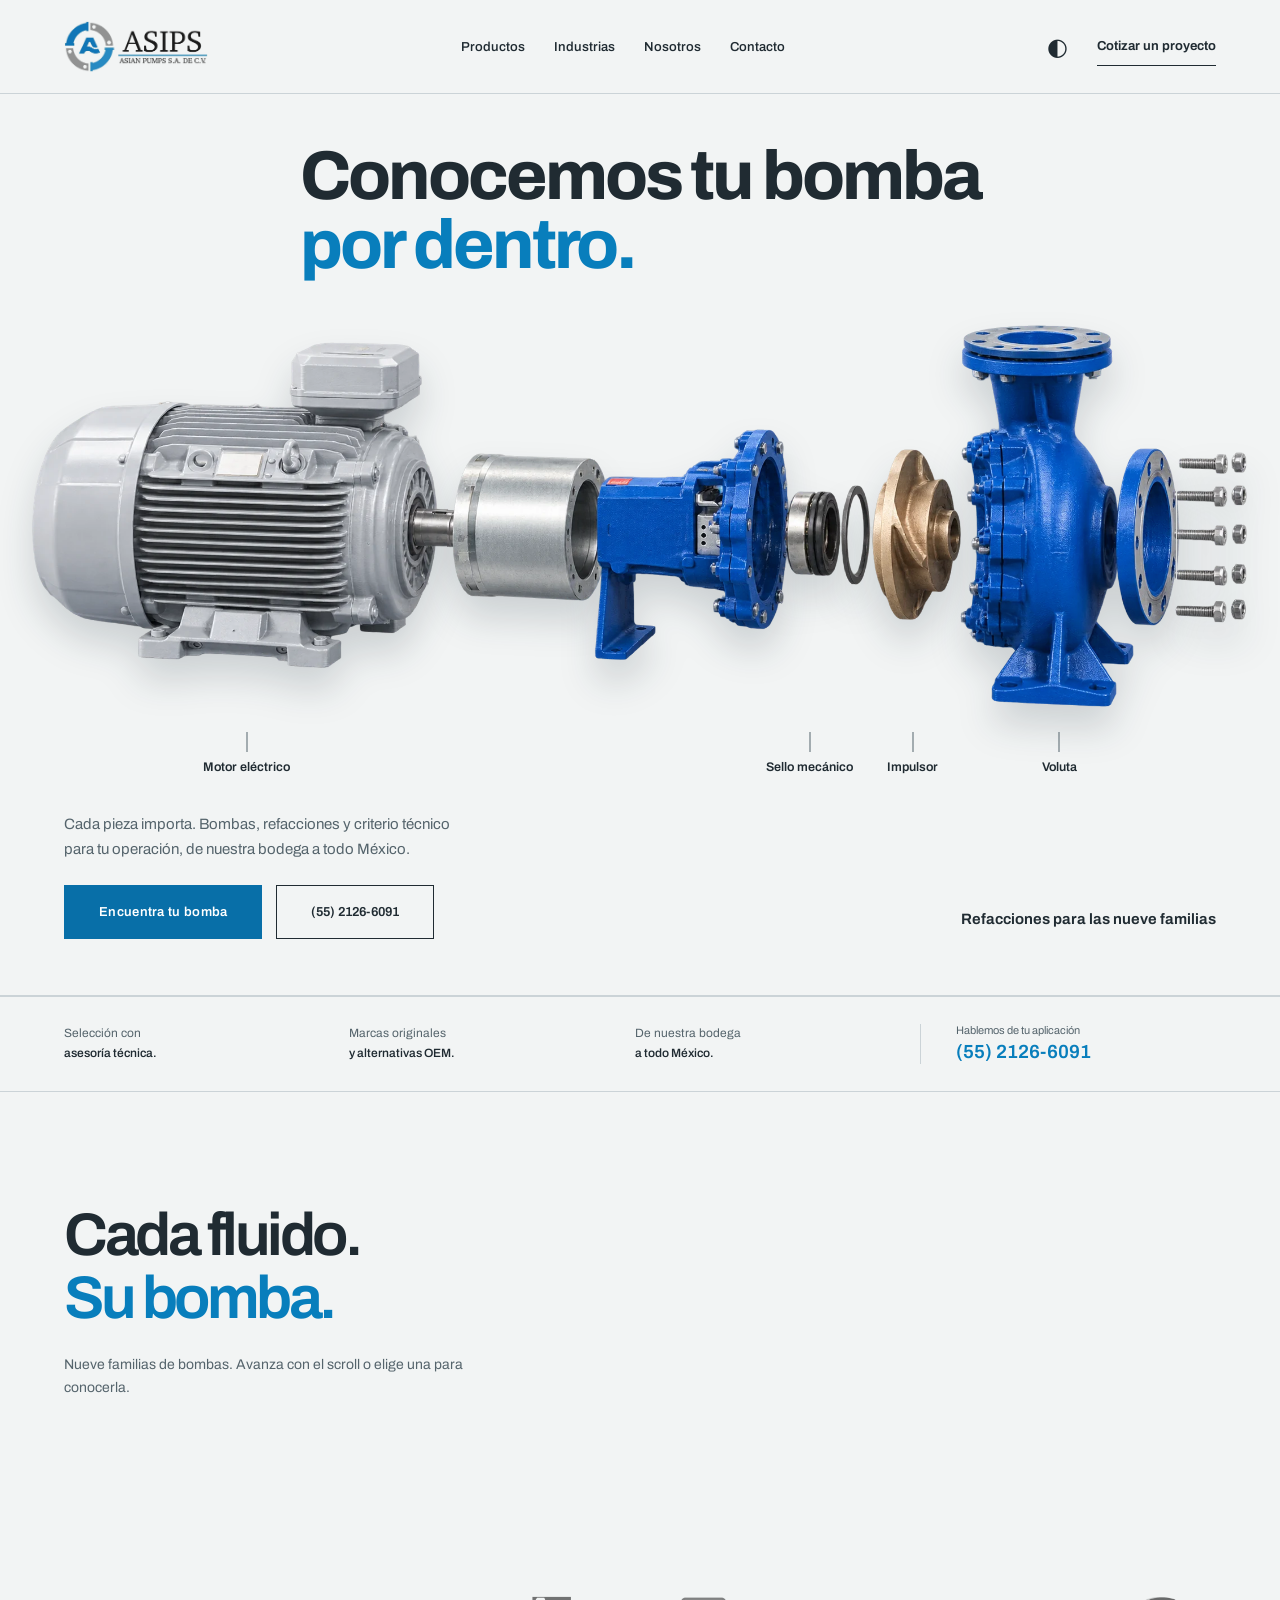
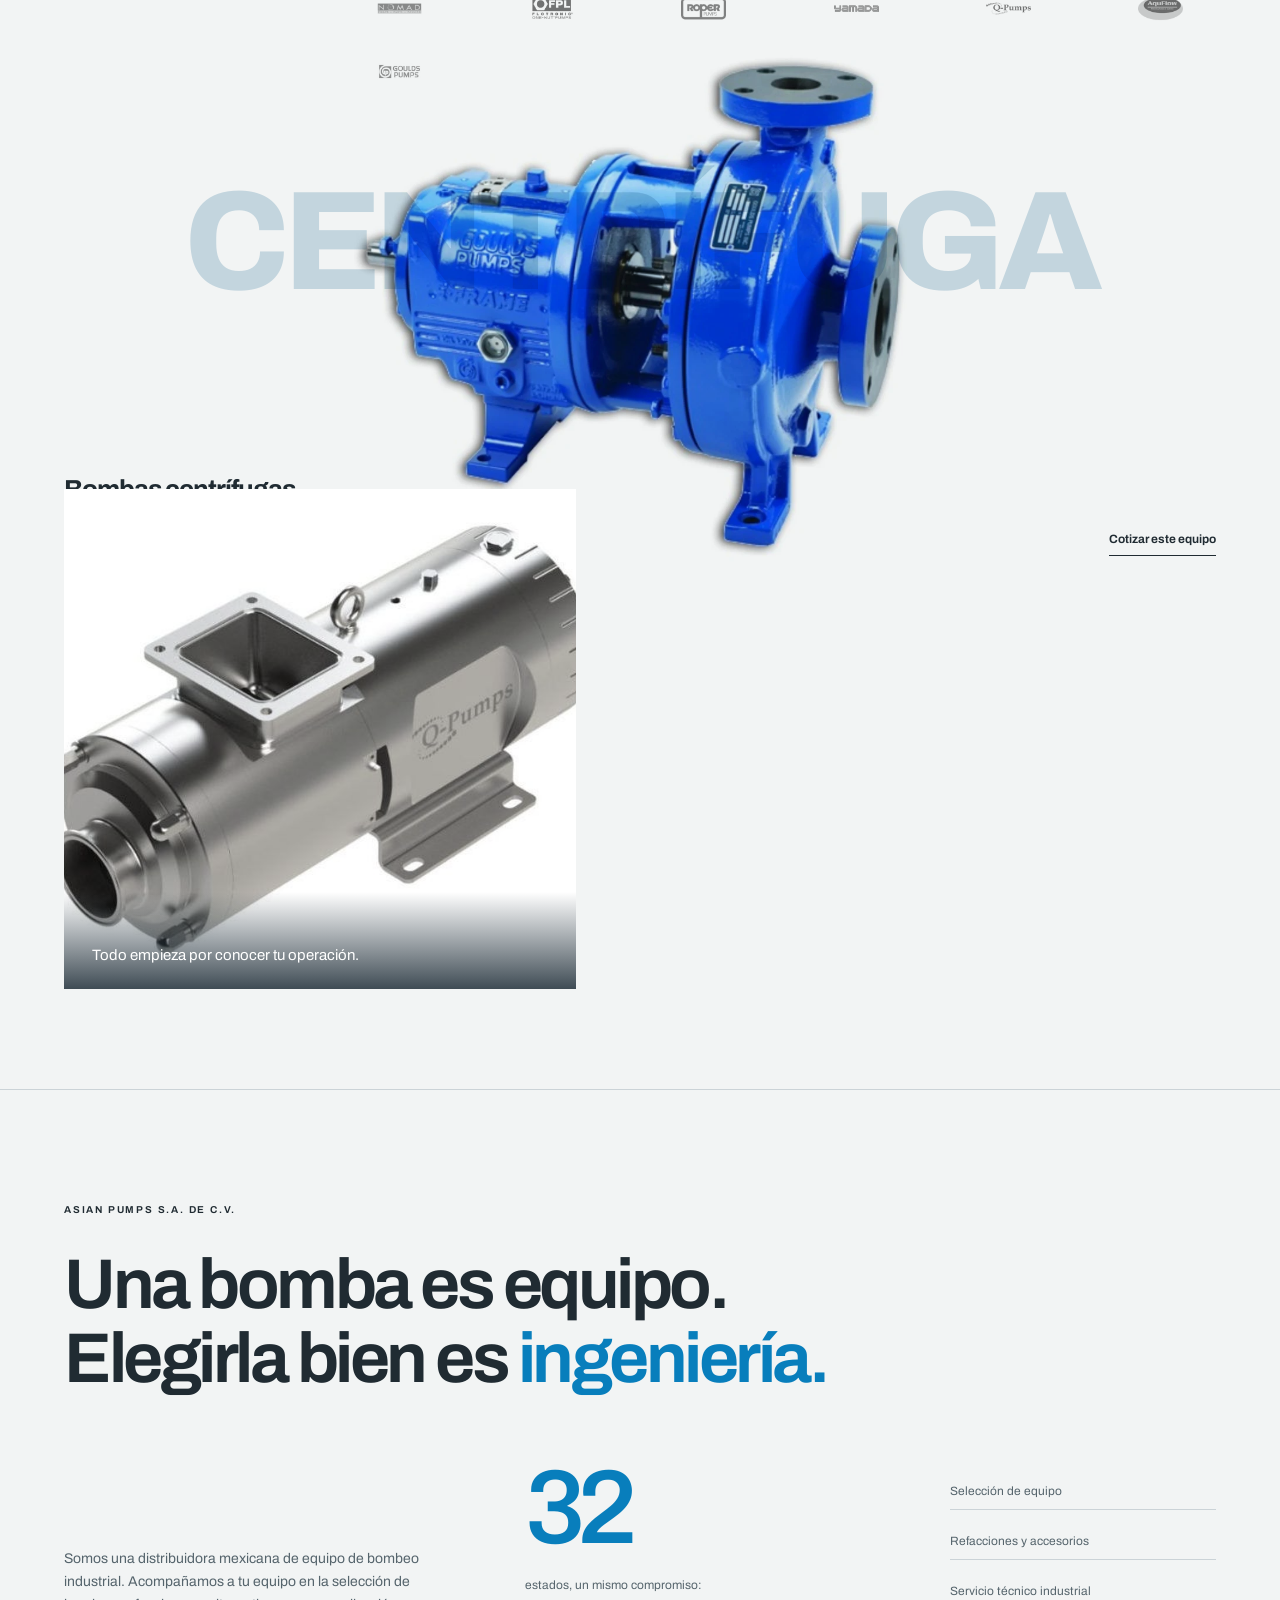
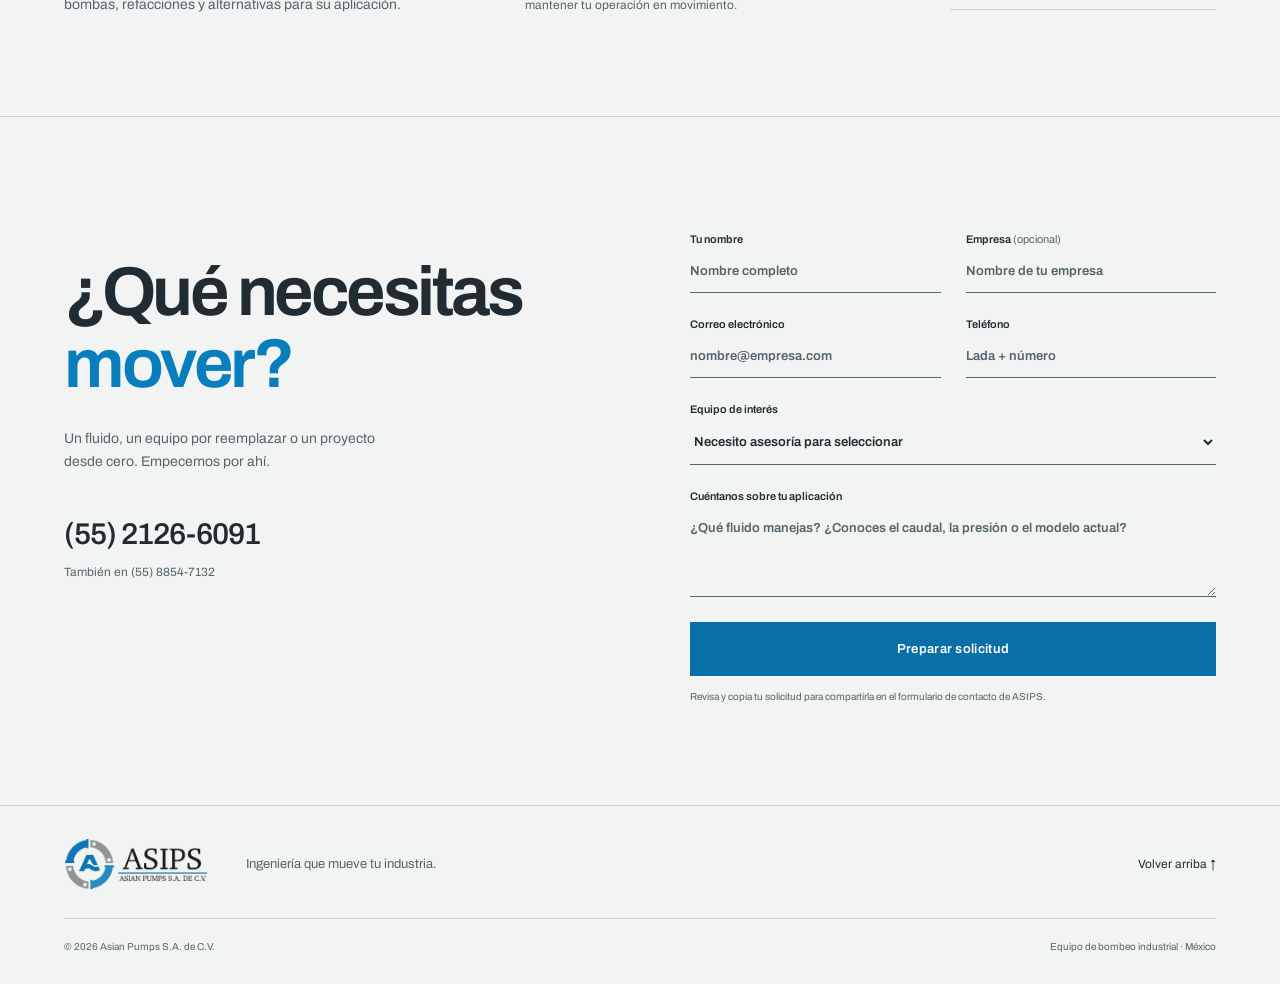
<file: index.html>
﻿<!doctype html>
<html lang="es">
<head>
  <meta charset="UTF-8">
  <meta name="viewport" content="width=device-width, initial-scale=1">
  <meta name="theme-color" content="#f2f4f4">
  <meta name="description" content="Equipo de bombeo industrial, asesoría técnica y refacciones. Explora nueve familias de bombas con ASIPS Asian Pumps. Entregas en todo México.">
  <title>ASIPS Asian Pumps | Ingeniería que mueve tu industria</title>
  <link rel="icon" href="assets/logo.jpeg">
  <link rel="stylesheet" href="styles.css">
  <link rel="preload" href="assets/hero/motor.webp" as="image" fetchpriority="high">
  <link rel="preload" href="assets/fonts/archivo-latin.woff2" as="font" type="font/woff2" crossorigin>
  <script type="module" src="app.js"></script>
</head>
<body>
  <a class="skip" href="#contenido">Saltar al contenido</a>
  <header class="header wrap">
    <a class="brand" href="#" aria-label="ASIPS, inicio"><img src="assets/logo.jpeg" alt="ASIPS Asian Pumps" width="154" height="60"></a>
    <nav id="navigation" aria-label="Navegación principal">
      <a href="#productos">Productos</a><a href="#industrias">Industrias</a><a href="#nosotros">Nosotros</a><a href="#contacto">Contacto</a>
    </nav>
    <div class="header-actions"><button class="theme" type="button" aria-label="Cambiar a modo oscuro">◐</button><a class="header-cta" href="#contacto">Cotizar un proyecto</a><button class="menu" type="button" aria-expanded="false" aria-controls="navigation">Menú <span aria-hidden="true">+</span></button></div>
  </header>
  <main id="contenido">
    <section class="hero" aria-labelledby="hero-title">
      <div class="wrap">
        <h1 id="hero-title">Conocemos tu bomba<br><em>por dentro.</em></h1>
      </div>
      <div>
        <div class="hero-art" role="img" aria-label="Despiece de una bomba centrífuga: motor, acople, soporte, sello mecánico, empaque, impulsor, voluta, brida y tornillería">
          <div class="hero-part p-motor"><img src="assets/hero/motor.webp" alt="" width="739" height="579" decoding="async" fetchpriority="high"></div>
          <div class="hero-part p-acople"><img src="assets/hero/acople.webp" alt="" width="264" height="265" decoding="async"></div>
          <div class="hero-part p-soporte"><img src="assets/hero/soporte.webp" alt="" width="334" height="412" decoding="async"></div>
          <div class="hero-part p-sello"><img src="assets/hero/sello.webp" alt="" width="116" height="291" decoding="async"></div>
          <div class="hero-part p-empaque"><img src="assets/hero/empaque.webp" alt="" width="50" height="180" decoding="async"></div>
          <div class="hero-part p-impulsor"><img src="assets/hero/impulsor.webp" alt="" width="162" height="305" decoding="async"></div>
          <div class="hero-part p-voluta"><img src="assets/hero/voluta.webp" alt="" width="386" height="679" decoding="async"></div>
          <div class="hero-part p-brida"><img src="assets/hero/brida.webp" alt="" width="94" height="180" decoding="async"></div>
          <div class="hero-part p-tornillos"><img src="assets/hero/tornillos.webp" alt="" width="130" height="306" decoding="async"></div>
        </div>
        <div class="hero-calls" aria-hidden="true">
          <span class="hero-call c-motor">Motor eléctrico</span>
          <span class="hero-call c-sello">Sello mecánico</span>
          <span class="hero-call c-impulsor">Impulsor</span>
          <span class="hero-call c-voluta">Voluta</span>
        </div>
      </div>
      <div class="wrap hero-foot">
        <div>
          <p class="hero-lead">Cada pieza importa. Bombas, refacciones y criterio técnico para tu operación, de nuestra bodega a todo México.</p>
          <div class="hero-actions">
            <a class="button" href="#productos">Encuentra tu bomba</a>
            <a class="ghost" href="tel:+525521266091">(55) 2126-6091</a>
          </div>
        </div>
        <a class="hero-more" href="#contacto">Refacciones para las nueve familias</a>
      </div>
    </section>
    <div class="service-strip wrap"><p>Selección con<br><strong>asesoría técnica.</strong></p><p>Marcas originales<br><strong>y alternativas OEM.</strong></p><p>De nuestra bodega<br><strong>a todo México.</strong></p><a href="tel:+525521266091">Hablemos de tu aplicación<span>(55) 2126-6091</span></a></div>
    <section id="productos" class="catalog section" aria-labelledby="products-title">
      <div class="section-heading wrap"><h2 id="products-title">Cada fluido.<br><span>Su bomba.</span></h2><p>Nueve familias de bombas. Avanza con el scroll o elige una para conocerla.</p></div>
      <div class="scrolly">
        <div class="scrolly-stage">
          <span class="stage-word" id="stage-word" aria-hidden="true">CENTRÍFUGA</span>
          <div class="stage-inner wrap" id="product-panel" role="tabpanel" aria-labelledby="tab-centrifuga" tabindex="0">
            <div class="stage-media"><img id="product-img" src="assets/p-centrifuga.webp" alt="Bomba centrífuga" width="700" height="600" loading="lazy"></div>
            <div class="product-info"><div><h3 id="product-name">Bombas centrífugas</h3><p id="product-description">Para mover agua y fluidos de baja viscosidad en los procesos de tu industria.</p></div><a class="text-link" id="product-quote" href="#contacto">Cotizar este equipo</a></div>
          </div>
          <div class="product-list" role="tablist" aria-label="Familias de bombas" aria-orientation="vertical"></div>
        </div>
        <div class="scrolly-steps" aria-hidden="true"></div>
      </div>
    </section>
    <section class="brands wrap" aria-label="Marcas de nuestro catálogo"><p>La ingeniería tiene nombre.<br><strong>Trabajamos con estas marcas.</strong></p><div class="brand-logos"><img src="assets/marca-6.png" alt="Marca distribuida" width="130" height="54" loading="lazy"><img src="assets/marca-8.png" alt="Marca distribuida" width="130" height="54" loading="lazy"><img src="assets/marca-9.png" alt="Marca distribuida" width="130" height="54" loading="lazy"><img src="assets/marca-10.png" alt="Marca distribuida" width="130" height="54" loading="lazy"><img src="assets/marca-12.png" alt="Marca distribuida" width="130" height="54" loading="lazy"><img src="assets/marca-13.png" alt="Marca distribuida" width="130" height="54" loading="lazy"><img src="assets/marca-15.png" alt="Marca distribuida" width="130" height="54" loading="lazy"></div></section>
    <section id="industrias" class="industries wrap section" aria-labelledby="industries-title">
      <div class="section-heading"><h2 id="industries-title">El proceso manda.<br><span>Nosotros escuchamos.</span></h2><p>Un mismo fluido puede plantear desafíos distintos. Cuéntanos qué necesitas mover y bajo qué condiciones.</p></div>
      <div class="industry-layout"><figure class="industry-photo"><img src="assets/p-tornillo.jpg" width="900" height="1100" alt="Bomba de doble tornillo en acero inoxidable instalada en línea sanitaria" loading="lazy"><figcaption>Todo empieza por conocer tu operación.</figcaption></figure><div class="industry-content"><div id="industry-options" class="industry-options" aria-label="Industrias"></div><div class="industry-detail" aria-live="polite"><h3 id="industry-title">Alimentos y bebidas</h3><p id="industry-description">Desde ingredientes líquidos hasta productos viscosos. Equipos para transferencia y procesos sanitarios, seleccionados según tu producto.</p><a href="#contacto" class="text-link" id="industry-quote">Platicar sobre mi proceso</a></div></div></div>
    </section>
    <section id="nosotros" class="about wrap section" aria-labelledby="about-title"><p class="eyebrow">ASIAN PUMPS S.A. DE C.V.</p><h2 id="about-title">Una bomba es equipo.<br>Elegirla bien es <span>ingeniería.</span></h2><div class="about-bottom"><p>Somos una distribuidora mexicana de equipo de bombeo industrial. Acompañamos a tu equipo en la selección de bombas, refacciones y alternativas para su aplicación.</p><div><span class="big-number">32</span><p>estados, un mismo compromiso:<br>mantener tu operación en movimiento.</p></div><div class="about-services"><p>Selección de equipo</p><p>Refacciones y accesorios</p><p>Servicio técnico industrial</p></div></div></section>
    <section id="contacto" class="contact wrap section" aria-labelledby="contact-title"><div class="contact-intro"><h2 id="contact-title">¿Qué necesitas<br><span>mover?</span></h2><p>Un fluido, un equipo por reemplazar o un proyecto desde cero. Empecemos por ahí.</p><a class="phone" href="tel:+525521266091">(55) 2126-6091</a><a class="secondary-phone" href="tel:+525588547132">También en (55) 8854-7132</a></div><form id="quote-form"><div class="form-grid"><label>Tu nombre<input name="nombre" autocomplete="name" placeholder="Nombre completo" required maxlength="100"></label><label>Empresa <span>(opcional)</span><input name="empresa" autocomplete="organization" placeholder="Nombre de tu empresa" maxlength="150"></label><label>Correo electrónico<input name="correo" type="email" autocomplete="email" placeholder="nombre@empresa.com" required maxlength="150"></label><label>Teléfono<input name="telefono" type="tel" autocomplete="tel" placeholder="Lada + número" required maxlength="30"></label></div><label>Equipo de interés<select name="equipo" id="quote-product"><option value="Necesito asesoría para seleccionar">Necesito asesoría para seleccionar</option></select></label><label>Cuéntanos sobre tu aplicación<textarea name="mensaje" rows="3" placeholder="¿Qué fluido manejas? ¿Conoces el caudal, la presión o el modelo actual?" required maxlength="2000"></textarea></label><button class="button" type="submit">Preparar solicitud</button><p class="form-note">Revisa y copia tu solicitud para compartirla en el formulario de contacto de ASIPS.</p><div id="form-result" hidden aria-live="polite"><h3>Tu solicitud está lista.</h3><p>Revisa el texto y compártelo en el sitio de ASIPS. Aún no se ha enviado.</p><textarea id="quote-summary" readonly aria-label="Resumen de tu solicitud"></textarea><div><button type="button" class="text-link" id="copy-quote">Copiar solicitud</button><a class="text-link" href="https://bombas.asips.mx/#Contacto" target="_blank" rel="noopener">Abrir contacto ASIPS</a></div><p id="copy-status" role="status"></p></div></form></section>
  </main>
  <footer class="wrap"><div class="footer-top"><a class="brand" href="#" aria-label="Volver al inicio"><img src="assets/logo.jpeg" alt="ASIPS Asian Pumps" width="154" height="60" loading="lazy"></a><p>Ingeniería que mueve tu industria.</p><a href="#contenido">Volver arriba ↑</a></div><div class="footer-bottom"><span>© <span id="year">2026</span> Asian Pumps S.A. de C.V.</span><span>Equipo de bombeo industrial · México</span></div></footer>
</body>
</html>
</file>
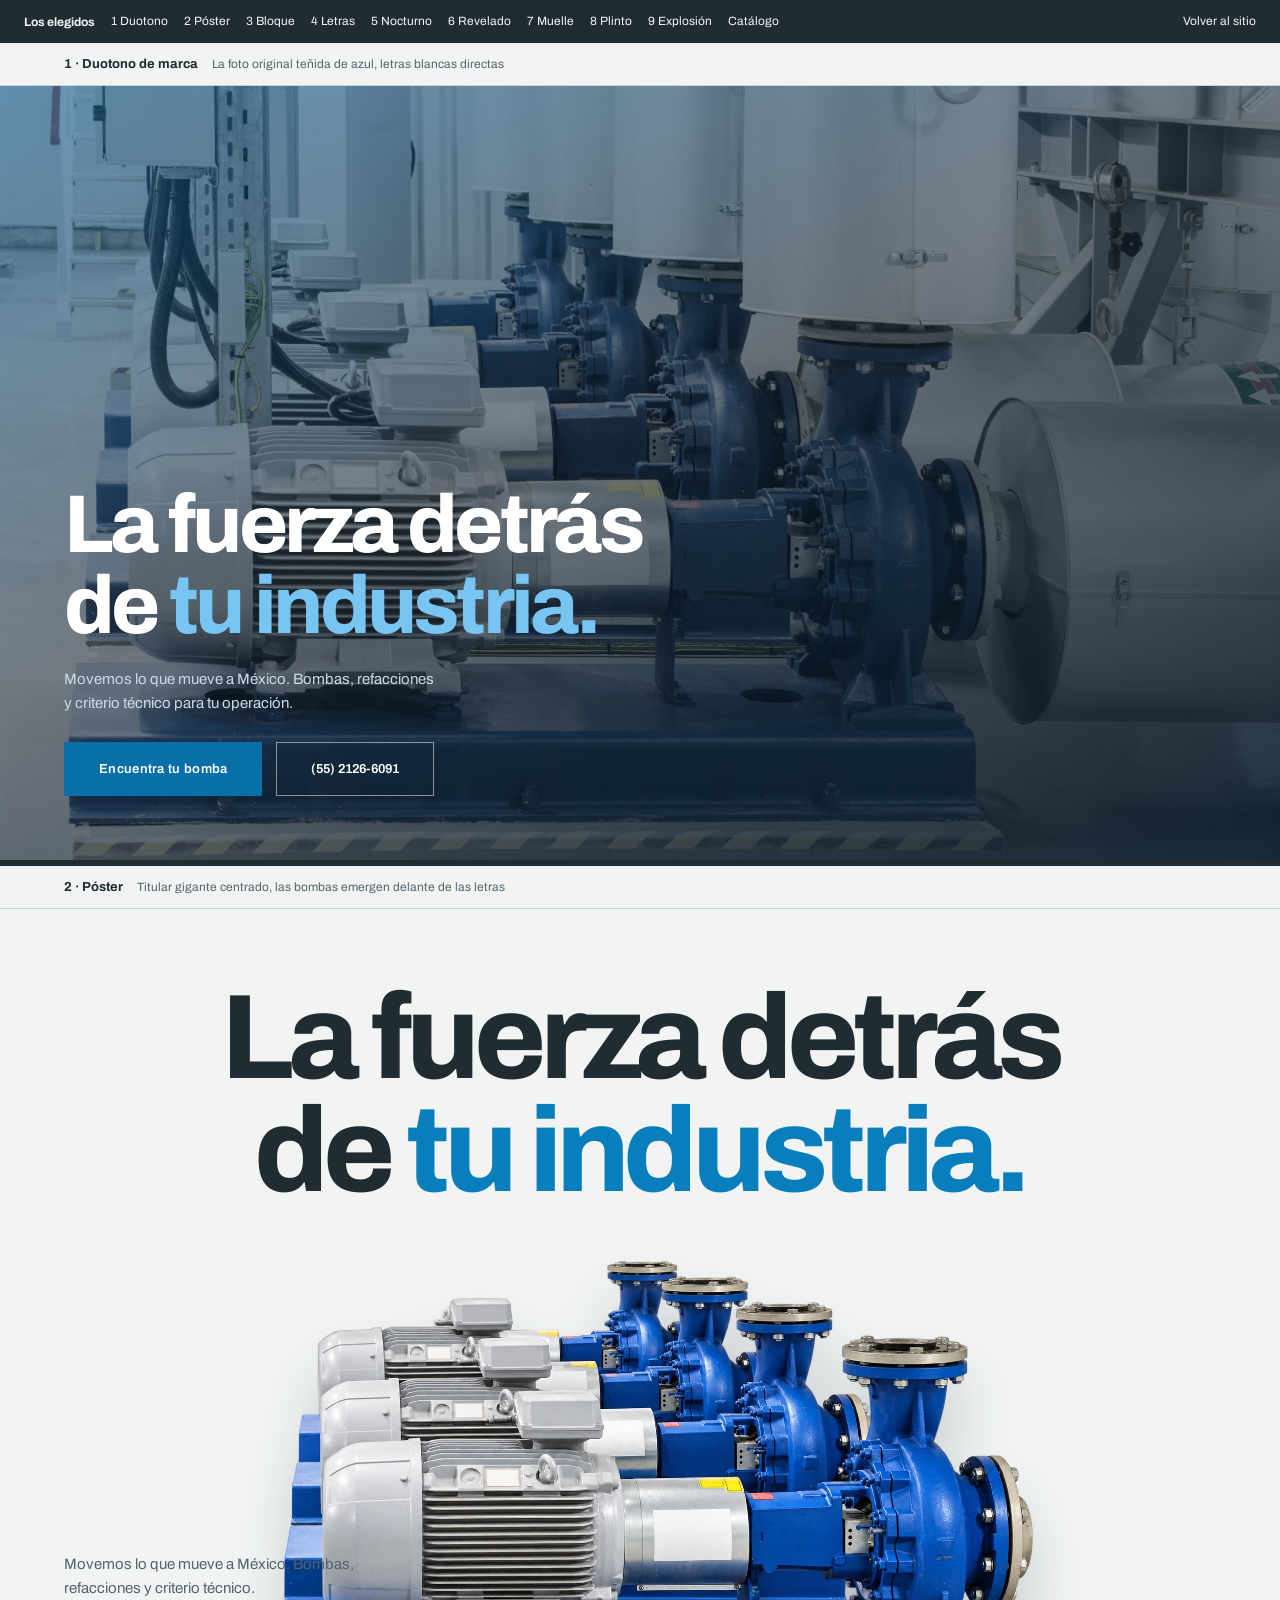
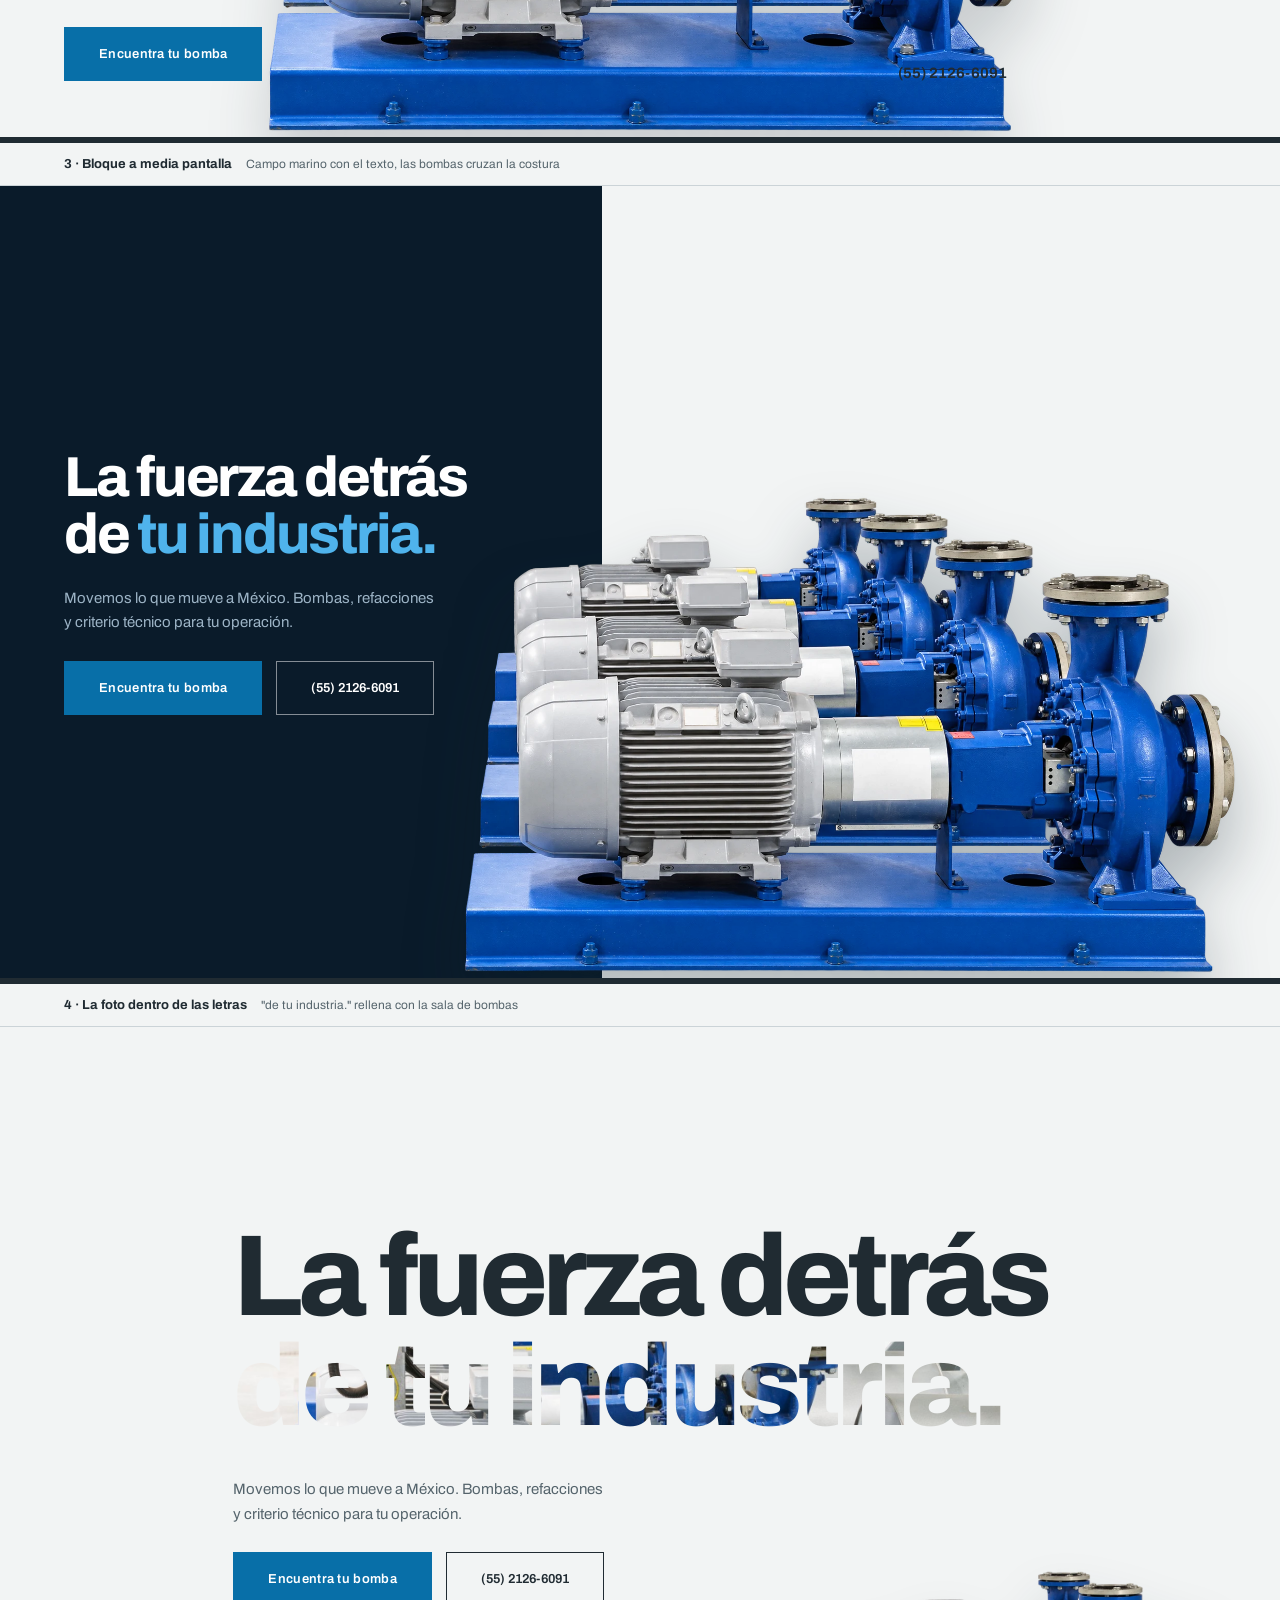
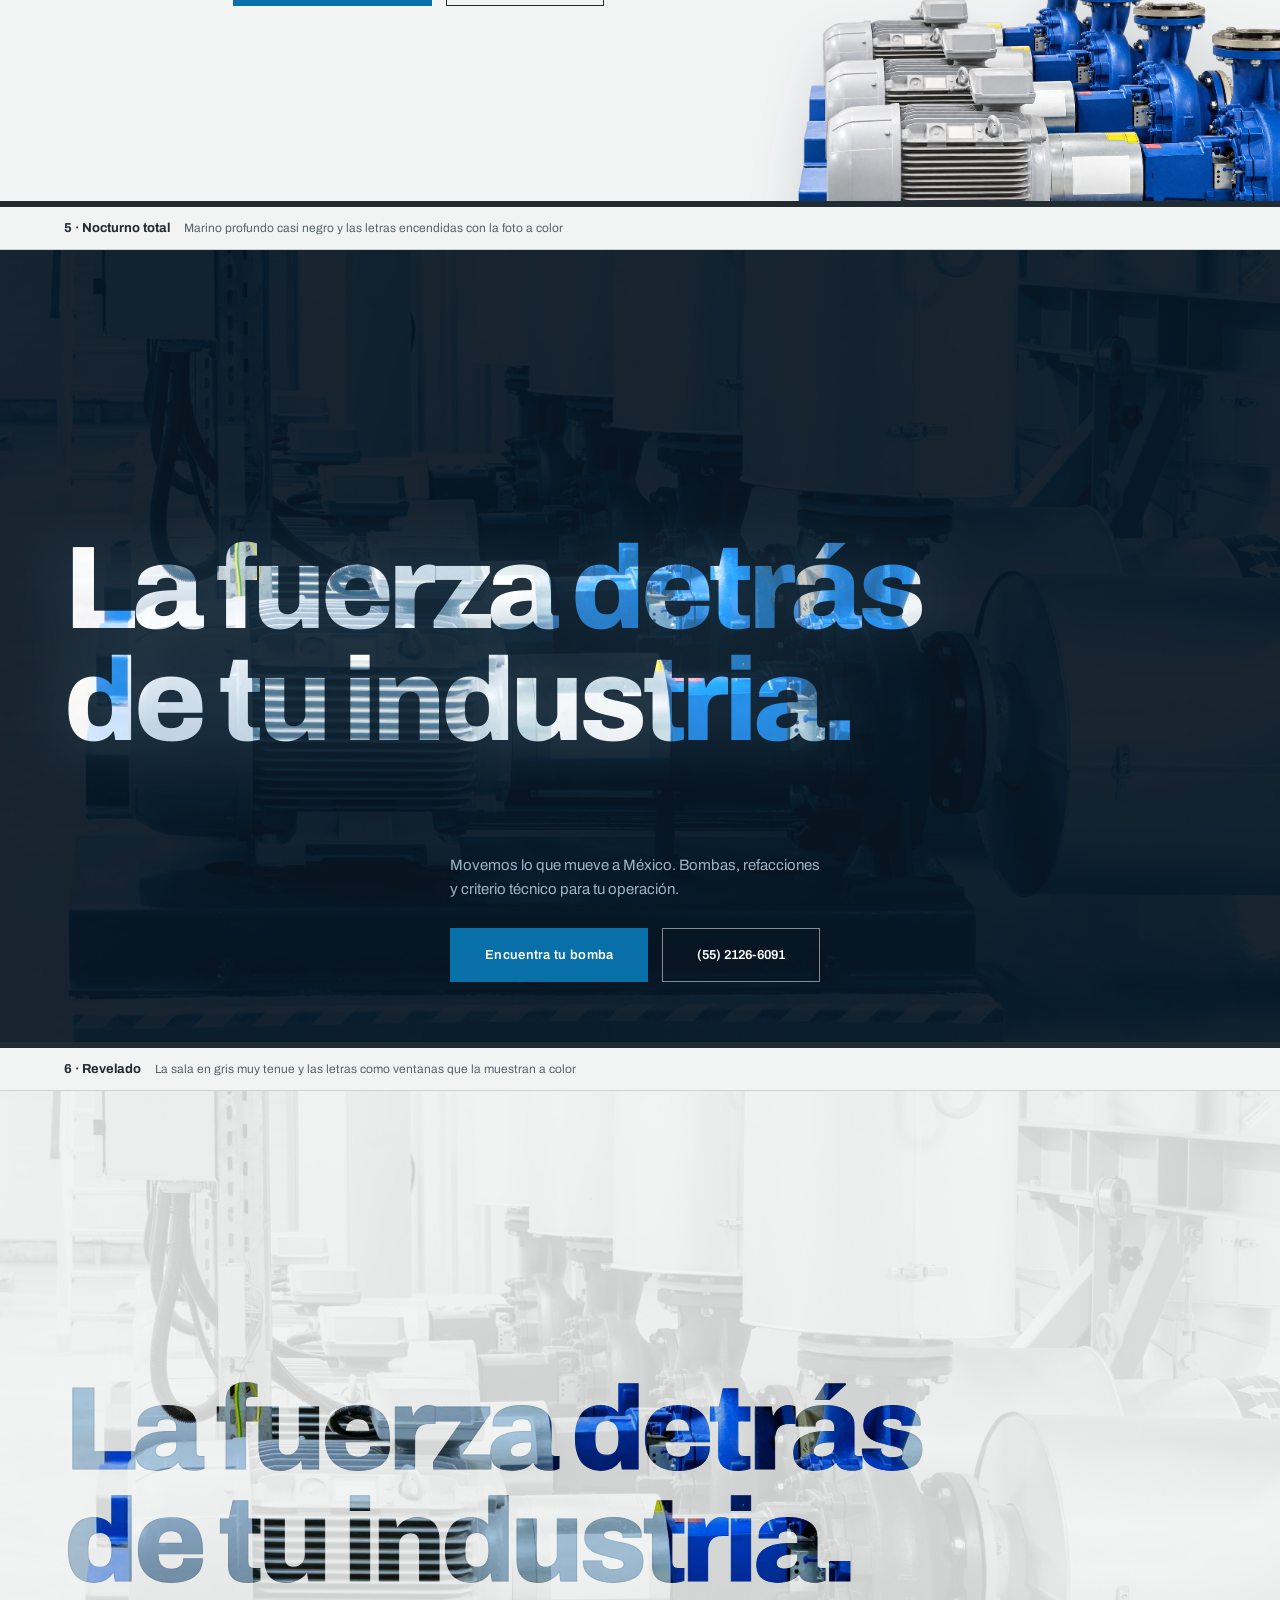
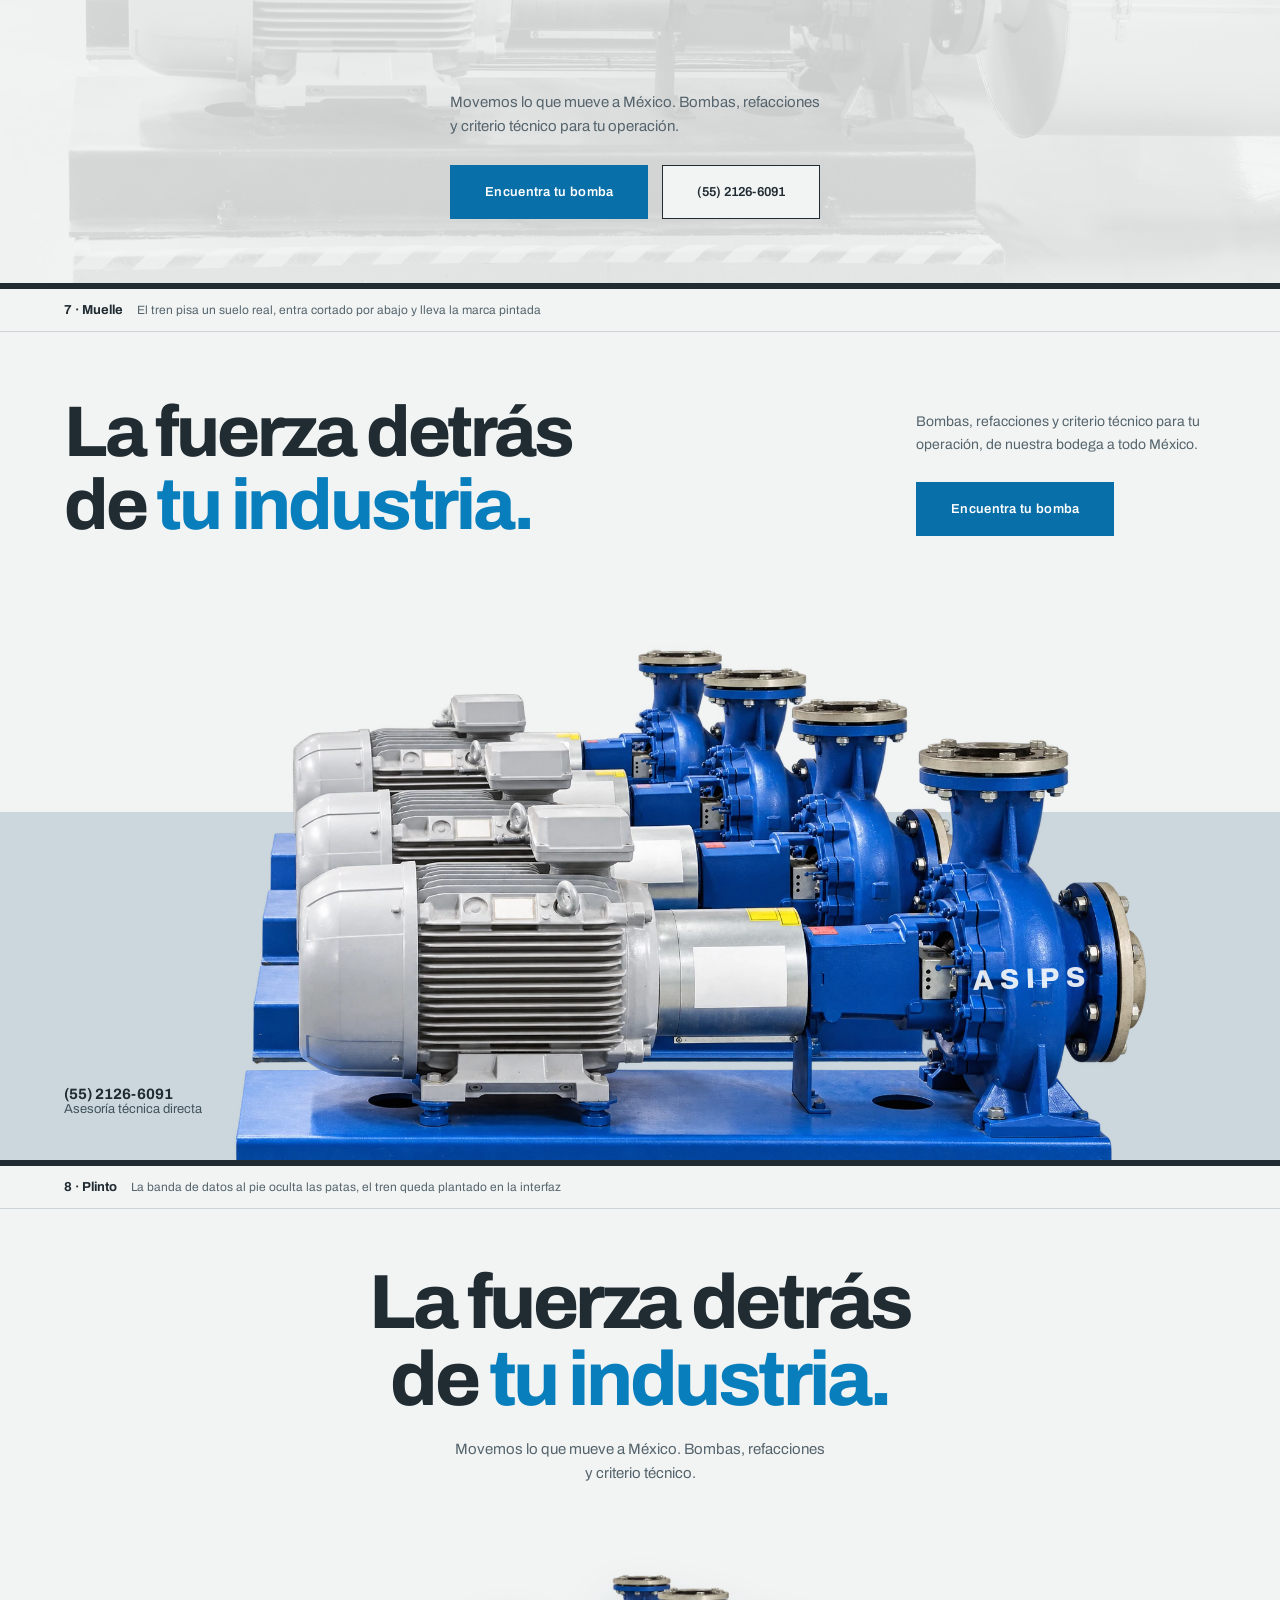
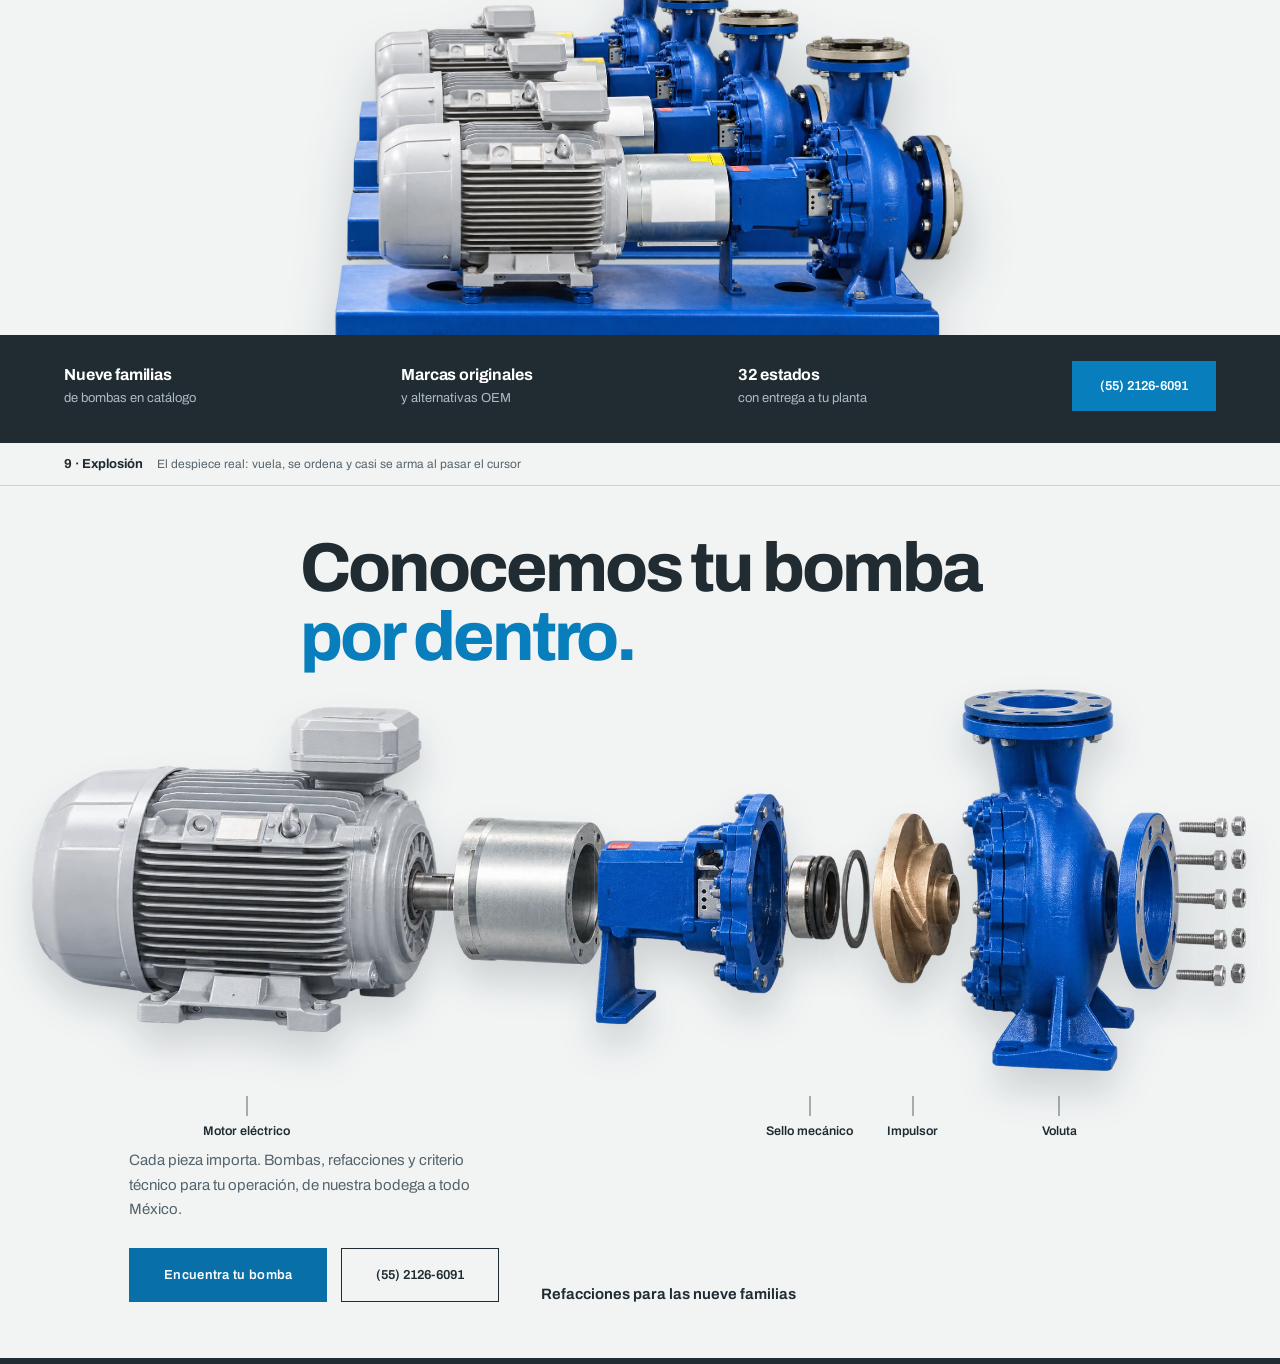
<file: elegidos.html>
<!doctype html>
<html lang="es">
<head>
  <meta charset="UTF-8">
  <meta name="viewport" content="width=device-width, initial-scale=1">
  <title>ASIPS | Heros elegidos</title>
  <link rel="icon" href="assets/logo.jpeg">
  <link rel="stylesheet" href="styles.css">
  <style>
    .pick{position:sticky;top:0;z-index:9;display:flex;gap:16px;align-items:center;flex-wrap:wrap;background:var(--ink);color:var(--bg);padding:10px 24px;font-size:12px}
    .pick a{color:inherit;border-bottom:1px solid transparent;padding:4px 0}
    .pick a:hover{border-color:currentColor;color:inherit}
    .variant-label{display:flex;align-items:baseline;gap:14px;padding-block:14px;border-bottom:1px solid var(--line)}
    .variant-label strong{font-size:13px}
    .variant-label span{font-size:12px;color:var(--muted)}
    .demo{border-bottom:6px solid var(--ink)}
    .lead{font-size:15px;max-width:380px;color:var(--muted)}
    .actions{display:flex;gap:14px;margin-top:26px;flex-wrap:wrap}
    .ghostw{display:inline-flex;align-items:center;justify-content:center;min-height:54px;padding:16px 34px;border:1px solid rgba(255,255,255,.5);color:#fff;font-size:13px;font-weight:600}

    /* 1: duotono de marca */
    .la{position:relative;min-height:86svh;display:flex;align-items:flex-end;overflow:hidden;background:#0a1b2a}
    .la>img{position:absolute;inset:0;width:100%;height:100%;object-fit:cover;filter:grayscale(.6) contrast(1.02)}
    .la .tint{position:absolute;inset:0;background:linear-gradient(155deg,rgba(9,86,138,.6) 0%,rgba(10,27,42,.55) 45%,rgba(10,27,42,.92) 100%)}
    .la .inner{position:relative;width:100%;padding-bottom:64px}
    .la h1{font-size:clamp(52px,6.4vw,104px);letter-spacing:-.045em;line-height:.99;font-weight:750;color:#fff}
    .la h1 em{color:#79c5f1;font-style:normal}
    .la .lead{color:#c9dcea;margin-top:20px}

    /* 2: póster */
    .lb{position:relative;min-height:92svh;overflow:hidden;display:flex;flex-direction:column;justify-content:flex-start}
    .lb h1{margin-top:8vh;text-align:center;font-size:clamp(64px,9.4vw,150px);letter-spacing:-.05em;line-height:.94;font-weight:750;color:var(--ink)}
    .lb h1 em{color:var(--blue);font-style:normal}
    .lb .machines{position:absolute;left:50%;transform:translateX(-50%);bottom:0;width:min(62%,980px);z-index:1;pointer-events:none}
    .lb .machines img{width:100%;height:auto;display:block;filter:drop-shadow(0 40px 30px rgba(15,31,42,.18))}
    .lb .meta{position:absolute;left:64px;bottom:56px;z-index:2}
    .lb .meta .lead{max-width:300px}
    .lb .contact{position:absolute;right:64px;bottom:56px;z-index:2;text-align:right}
    .lb .contact a{font-weight:650;font-size:15px}

    /* 3: bloque de color a media pantalla */
    .lh{position:relative;min-height:88svh;overflow:hidden;display:grid;grid-template-columns:47% 53%}
    .lh .field{background:#0A1B2A;display:flex;flex-direction:column;justify-content:center;padding:64px;box-sizing:border-box}
    .lh h1{font-size:clamp(44px,4.4vw,72px);letter-spacing:-.04em;line-height:1.02;font-weight:750;color:#fff}
    .lh h1 em{color:#4FB3EC;font-style:normal}
    .lh .field .lead{color:#9DB4C6;margin-top:22px}
    .lh .stage{position:relative}
    .lh .machines{position:absolute;left:-24%;bottom:0;width:118%;pointer-events:none}
    .lh .machines img{width:100%;height:auto;display:block;filter:drop-shadow(0 36px 30px rgba(15,31,42,.28))}

    /* 4: la foto dentro de las letras */
    .le{position:relative;min-height:86svh;display:flex;flex-direction:column;justify-content:center;overflow:hidden}
    .le h1{font-size:clamp(58px,9vw,140px);letter-spacing:-.045em;line-height:.96;font-weight:750;color:var(--ink)}
    .le h1 .clip{display:block;background-image:url('assets/hero.jpeg');background-size:cover;background-position:center 38%;-webkit-background-clip:text;background-clip:text;color:transparent;font-weight:800}
    .le .row{display:flex;justify-content:space-between;align-items:flex-end;gap:48px;margin-top:34px}
    .le .machines{position:absolute;right:-6%;bottom:-16%;width:min(46%,720px);z-index:1;pointer-events:none}
    .le .machines img{width:100%;height:auto;display:block;filter:drop-shadow(0 30px 26px rgba(15,31,42,.16))}

    /* 5: nocturno total */
    .ly{position:relative;min-height:88svh;overflow:hidden;display:flex;flex-direction:column;justify-content:flex-end;background:#081420}
    .ly .dim{position:absolute;inset:0;background-image:url('assets/hero-duo.webp');background-size:cover;background-position:center;opacity:.08;pointer-events:none}
    .ly h1{position:absolute;inset:0;margin:0;display:flex;align-items:center;font-size:clamp(58px,9.2vw,146px);font-weight:800;letter-spacing:-.045em;line-height:.95;background-image:url('assets/hero-reveal-night.webp');background-size:cover;background-position:center;-webkit-background-clip:text;background-clip:text;color:transparent;filter:drop-shadow(0 0 34px rgba(141,208,247,.22))}
    .ly h1 .wrap{width:100%}
    .ly .under{position:relative;z-index:1;padding-bottom:60px}
    .ly .lead{color:#9DB4C6}

    /* 6: revelado */
    .lk{position:relative;min-height:88svh;overflow:hidden;display:flex;flex-direction:column;justify-content:flex-end}
    .lk .dim{position:absolute;inset:0;background-image:url('assets/hero.jpeg');background-size:cover;background-position:center;filter:grayscale(1);opacity:.16;pointer-events:none}
    .lk h1{position:absolute;inset:0;margin:0;display:flex;align-items:center;font-size:clamp(58px,9.2vw,146px);letter-spacing:-.045em;line-height:.95;font-weight:800;background-image:url('assets/hero-reveal.webp');background-size:cover;background-position:center;-webkit-background-clip:text;background-clip:text;color:transparent;-webkit-text-stroke:1px rgba(32,43,50,.1)}
    .lk h1 .wrap{width:100%}
    .lk .under{position:relative;z-index:1;padding-bottom:64px}

    /* 7: muelle */
    .m1{position:relative;min-height:92svh;overflow:clip;background:linear-gradient(var(--bg) 0 58%,#ccd7dd 58% 100%)}
    .m1 .inner{position:relative;z-index:2;display:flex;justify-content:space-between;gap:48px;padding-top:64px}
    .m1 h1{font-size:clamp(48px,5.6vw,88px);letter-spacing:-.045em;line-height:1.02;font-weight:750}
    .m1 h1 em{color:var(--blue);font-style:normal}
    .m1 .aside{max-width:300px;padding-top:14px}
    .m1 .aside .lead{font-size:14px}
    .m1 .machines{position:absolute;left:50%;transform:translateX(-46%);bottom:-7%;width:min(74%,1150px);z-index:1;pointer-events:none}
    .m1 .machines img{width:100%;height:auto;display:block}
    .m1 .shadow{position:absolute;left:50%;transform:translateX(-46%);bottom:-2%;width:min(70%,1100px);height:90px;background:radial-gradient(50% 50% at 50% 50%,rgba(15,31,42,.34),transparent 70%);z-index:0}
    .m1 .paint{position:absolute;left:76%;bottom:20%;transform:rotate(-2deg);z-index:2;font-weight:800;font-size:clamp(20px,2.2vw,36px);letter-spacing:.2em;color:rgba(255,255,255,.88);pointer-events:none}
    .m1 .floor-meta{position:absolute;left:64px;bottom:44px;z-index:2;font-size:13px;color:#41535d}
    .m1 .floor-meta strong{display:block;font-size:15px;color:var(--ink)}

    /* 8: plinto */
    .m3{position:relative;min-height:92svh;overflow:clip;display:flex;flex-direction:column}
    .m3 .inner{position:relative;z-index:1;text-align:center;padding-top:56px}
    .m3 h1{font-size:clamp(48px,6vw,96px);letter-spacing:-.045em;line-height:1;font-weight:750}
    .m3 h1 em{color:var(--blue);font-style:normal}
    .m3 .inner .lead{margin:18px auto 0;text-align:center}
    .m3 .machines{position:absolute;left:50%;transform:translateX(-50%);bottom:70px;width:min(51%,780px);z-index:2;pointer-events:none}
    .m3 .machines img{width:100%;height:auto;display:block;filter:drop-shadow(0 34px 26px rgba(15,31,42,.22))}
    .m3 .plinth{position:relative;z-index:3;margin-top:auto;background:var(--ink);color:var(--bg);display:flex;align-items:center;justify-content:space-between;gap:32px;padding:26px 64px}
    .m3 .plinth p{font-size:13px;color:#aebbc3}
    .m3 .plinth p strong{display:block;font-size:16px;color:#fff;letter-spacing:-.01em}
    .m3 .plinth a{display:inline-flex;align-items:center;justify-content:center;min-height:50px;padding:14px 28px;background:var(--blue);color:#fff;font-size:13px;font-weight:600}

    /* 9: explosión */
    .exf{position:relative;min-height:92svh;overflow:clip;display:flex;flex-direction:column;justify-content:space-between;padding-block:48px 56px}
    .exf .head h1{font-size:clamp(44px,5.4vw,86px);letter-spacing:-.045em;line-height:1;font-weight:750}
    .exf .head h1 em{color:var(--blue);font-style:normal}
    .art{position:relative;width:min(96%,1520px);margin-inline:auto;aspect-ratio:2172/724}
    .part{position:absolute;inset:0;will-change:transform}
    .part img{width:100%;height:100%;display:block;filter:drop-shadow(0 22px 18px rgba(15,31,42,.16));transition:transform .6s cubic-bezier(.2,.7,.2,1)}
    @keyframes fly{from{transform:translate(var(--fx),var(--fy)) rotate(var(--fr));opacity:0}30%{opacity:1}to{transform:none;opacity:1}}
    .exf.go .part{animation:fly 1.05s cubic-bezier(.2,.75,.25,1) var(--d) both}
    .p-motor{--fx:-6%;--fy:-12%;--fr:-6deg;--d:.05s}
    .p-acople{--fx:-3%;--fy:14%;--fr:4deg;--d:.15s}
    .p-soporte{--fx:-2%;--fy:-16%;--fr:-5deg;--d:.25s}
    .p-sello{--fx:0%;--fy:18%;--fr:6deg;--d:.35s}
    .p-empaque{--fx:0%;--fy:-22%;--fr:-8deg;--d:.43s}
    .p-impulsor{--fx:2%;--fy:16%;--fr:9deg;--d:.5s}
    .p-voluta{--fx:5%;--fy:-10%;--fr:5deg;--d:.6s}
    .p-brida{--fx:7%;--fy:12%;--fr:-7deg;--d:.7s}
    .p-tornillos{--fx:9%;--fy:-14%;--fr:10deg;--d:.78s}
    .art:hover .p-motor img{transform:translateX(2.6%)}
    .art:hover .p-acople img{transform:translateX(1.8%)}
    .art:hover .p-soporte img{transform:translateX(1.1%)}
    .art:hover .p-sello img{transform:translateX(.7%)}
    .art:hover .p-empaque img{transform:translateX(.45%)}
    .art:hover .p-impulsor img{transform:translateX(.25%)}
    .art:hover .p-voluta img{transform:translateX(-1.6%)}
    .art:hover .p-brida img{transform:translateX(-3.6%)}
    .art:hover .p-tornillos img{transform:translateX(-5.2%)}
    .calls{position:relative;width:min(96%,1520px);margin:14px auto 0;height:52px}
    .call{position:absolute;top:0;transform:translateX(-50%);display:flex;flex-direction:column;align-items:center;gap:8px;font-size:12.5px;font-weight:600;color:var(--ink);white-space:nowrap;opacity:0}
    .exf.go .call{animation:call-in .5s ease var(--cd) forwards}
    .call::before{content:"";width:1px;height:20px;background:var(--muted)}
    @keyframes call-in{to{opacity:1}}
    .c-motor{left:18%;--cd:1.5s}
    .c-sello{left:63.8%;--cd:1.65s}
    .c-impulsor{left:72.2%;--cd:1.8s}
    .c-voluta{left:84.1%;--cd:1.95s}
    .exf .foot{display:flex;justify-content:space-between;align-items:flex-end;gap:32px}
    .exf .foot .contact{font-weight:650;font-size:15px}

    @media (prefers-reduced-motion:reduce){
      .exf.go .part,.exf.go .call{animation:none}
      .exf .part{opacity:1}
      .exf .call{opacity:1}
      .part img{transition:none}
    }
    @media(max-width:900px){
      .la .inner{padding-bottom:40px}
      .lb{min-height:auto;padding-bottom:30px}
      .lb h1{font-size:13vw;margin-top:30px}
      .lb .machines{position:static;transform:none;width:100%;margin-top:6px}
      .lb .contact{display:none}
      .lb .meta{position:static;margin:18px 22px 0}
      .lb .meta .lead{max-width:none}
      .lh{grid-template-columns:1fr}
      .lh .stage{min-height:340px}
      .lh .machines{left:0;width:110%}
      .le{min-height:74svh}
      .le h1{font-size:12vw}
      .le h1 .clip{background-image:url('assets/hero-fill.webp');background-position:center 42%}
      .le .machines{width:70%;bottom:-6%}
      .ly h1,.lk h1{font-size:12vw}
      .ly .under,.lk .under{padding-bottom:40px}
      .m1 .inner{flex-direction:column;gap:18px}
      .m1 .machines{width:130%;transform:translateX(-50%)}
      .m1 .paint{display:none}
      .m1 .floor-meta{position:static;margin:16px 22px 0}
      .m3 .machines{width:110%;bottom:110px}
      .m3 .plinth{flex-wrap:wrap;padding:22px}
      .exf{padding-block:28px 32px;min-height:auto;gap:22px}
      .exf .head h1{font-size:9.6vw}
      .c-sello,.c-impulsor{display:none}
      .call{font-size:11px}
      .exf .foot{flex-direction:column;align-items:flex-start}
    }
  </style>
</head>
<body>
  <div class="pick"><strong>Los elegidos</strong><a href="#e1">1 Duotono</a><a href="#e2">2 Póster</a><a href="#e3">3 Bloque</a><a href="#e4">4 Letras</a><a href="#e5">5 Nocturno</a><a href="#e6">6 Revelado</a><a href="#e7">7 Muelle</a><a href="#e8">8 Plinto</a><a href="#e9">9 Explosión</a><a href="todos.html">Catálogo</a><a href="./" style="margin-left:auto">Volver al sitio</a></div>

  <!-- 1: duotono de marca -->
  <div class="demo" id="e1">
    <div class="wrap variant-label"><strong>1 · Duotono de marca</strong><span>La foto original teñida de azul, letras blancas directas</span></div>
    <section class="la">
      <img src="assets/hero.jpeg" alt="Sala de bombas centrífugas">
      <div class="tint" aria-hidden="true"></div>
      <div class="inner wrap">
        <h1>La fuerza detrás<br>de <em>tu industria.</em></h1>
        <p class="lead">Movemos lo que mueve a México. Bombas, refacciones y criterio técnico para tu operación.</p>
        <div class="actions"><a class="button" href="#">Encuentra tu bomba</a><a class="ghostw" href="tel:+525521266091">(55) 2126-6091</a></div>
      </div>
    </section>
  </div>

  <!-- 2: póster -->
  <div class="demo" id="e2">
    <div class="wrap variant-label"><strong>2 · Póster</strong><span>Titular gigante centrado, las bombas emergen delante de las letras</span></div>
    <section class="lb">
      <h1>La fuerza detrás<br>de <em>tu industria.</em></h1>
      <figure class="machines"><img src="assets/hero-pumps-ai.webp" alt="Tren de bombas centrífugas"></figure>
      <div class="meta">
        <p class="lead">Movemos lo que mueve a México. Bombas, refacciones y criterio técnico.</p>
        <div class="actions"><a class="button" href="#">Encuentra tu bomba</a></div>
      </div>
      <div class="contact"><a href="tel:+525521266091">(55) 2126-6091</a></div>
    </section>
  </div>

  <!-- 3: bloque de color -->
  <div class="demo" id="e3">
    <div class="wrap variant-label"><strong>3 · Bloque a media pantalla</strong><span>Campo marino con el texto, las bombas cruzan la costura</span></div>
    <section class="lh">
      <div class="field">
        <h1>La fuerza detrás de <em>tu industria.</em></h1>
        <p class="lead">Movemos lo que mueve a México. Bombas, refacciones y criterio técnico para tu operación.</p>
        <div class="actions"><a class="button" href="#">Encuentra tu bomba</a><a class="ghostw" href="tel:+525521266091">(55) 2126-6091</a></div>
      </div>
      <div class="stage">
        <figure class="machines"><img src="assets/hero-pumps-ai.webp" alt="Tren de bombas centrífugas"></figure>
      </div>
    </section>
  </div>

  <!-- 4: la foto dentro de las letras -->
  <div class="demo" id="e4">
    <div class="wrap variant-label"><strong>4 · La foto dentro de las letras</strong><span>"de tu industria." rellena con la sala de bombas</span></div>
    <section class="le">
      <div class="wrap">
        <h1>La fuerza detrás<span class="clip">de tu industria.</span></h1>
        <div class="row">
          <div>
            <p class="lead">Movemos lo que mueve a México. Bombas, refacciones y criterio técnico para tu operación.</p>
            <div class="actions"><a class="button" href="#">Encuentra tu bomba</a><a class="ghost" href="tel:+525521266091">(55) 2126-6091</a></div>
          </div>
        </div>
      </div>
      <figure class="machines"><img src="assets/hero-pumps-ai.webp" alt="Tren de bombas centrífugas"></figure>
    </section>
  </div>

  <!-- 5: nocturno total -->
  <div class="demo" id="e5">
    <div class="wrap variant-label"><strong>5 · Nocturno total</strong><span>Marino profundo casi negro y las letras encendidas con la foto a color</span></div>
    <section class="ly">
      <div class="dim" aria-hidden="true"></div>
      <h1><span class="wrap">La fuerza detrás<br>de tu industria.</span></h1>
      <div class="wrap under">
        <p class="lead">Movemos lo que mueve a México. Bombas, refacciones y criterio técnico para tu operación.</p>
        <div class="actions"><a class="button" href="#">Encuentra tu bomba</a><a class="ghostw" href="tel:+525521266091">(55) 2126-6091</a></div>
      </div>
    </section>
  </div>

  <!-- 6: revelado -->
  <div class="demo" id="e6">
    <div class="wrap variant-label"><strong>6 · Revelado</strong><span>La sala en gris muy tenue y las letras como ventanas que la muestran a color</span></div>
    <section class="lk">
      <div class="dim" aria-hidden="true"></div>
      <h1><span class="wrap">La fuerza detrás<br>de tu industria.</span></h1>
      <div class="wrap under">
        <p class="lead">Movemos lo que mueve a México. Bombas, refacciones y criterio técnico para tu operación.</p>
        <div class="actions"><a class="button" href="#">Encuentra tu bomba</a><a class="ghost" href="tel:+525521266091">(55) 2126-6091</a></div>
      </div>
    </section>
  </div>

  <!-- 7: muelle -->
  <div class="demo" id="e7">
    <div class="wrap variant-label"><strong>7 · Muelle</strong><span>El tren pisa un suelo real, entra cortado por abajo y lleva la marca pintada</span></div>
    <section class="m1">
      <div class="wrap inner">
        <h1>La fuerza detrás<br>de <em>tu industria.</em></h1>
        <div class="aside">
          <p class="lead">Bombas, refacciones y criterio técnico para tu operación, de nuestra bodega a todo México.</p>
          <div class="actions"><a class="button" href="#">Encuentra tu bomba</a></div>
        </div>
      </div>
      <div class="shadow" aria-hidden="true"></div>
      <figure class="machines"><img src="assets/hero-pumps-ai.webp" alt="Tren de bombas centrífugas"></figure>
      <span class="paint" aria-hidden="true">ASIPS</span>
      <div class="floor-meta"><strong>(55) 2126-6091</strong>Asesoría técnica directa</div>
    </section>
  </div>

  <!-- 8: plinto -->
  <div class="demo" id="e8">
    <div class="wrap variant-label"><strong>8 · Plinto</strong><span>La banda de datos al pie oculta las patas, el tren queda plantado en la interfaz</span></div>
    <section class="m3">
      <div class="wrap inner">
        <h1>La fuerza detrás<br>de <em>tu industria.</em></h1>
        <p class="lead">Movemos lo que mueve a México. Bombas, refacciones y criterio técnico.</p>
      </div>
      <figure class="machines"><img src="assets/hero-pumps-ai.webp" alt="Tren de bombas centrífugas"></figure>
      <div class="plinth">
        <p><strong>Nueve familias</strong>de bombas en catálogo</p>
        <p><strong>Marcas originales</strong>y alternativas OEM</p>
        <p><strong>32 estados</strong>con entrega a tu planta</p>
        <a href="tel:+525521266091">(55) 2126-6091</a>
      </div>
    </section>
  </div>

  <!-- 9: explosión -->
  <div class="demo" id="e9">
    <div class="wrap variant-label"><strong>9 · Explosión</strong><span>El despiece real: vuela, se ordena y casi se arma al pasar el cursor</span></div>
    <section class="exf" id="exploded">
      <div class="wrap head">
        <h1>Conocemos tu bomba<br><em>por dentro.</em></h1>
      </div>
      <div>
        <div class="art" aria-label="Despiece de bomba centrífuga: motor, acople, soporte, sello, empaque, impulsor, voluta, brida y tornillería">
          <div class="part p-motor"><img src="assets/xp-motor.webp" alt=""></div>
          <div class="part p-acople"><img src="assets/xp-acople.webp" alt=""></div>
          <div class="part p-soporte"><img src="assets/xp-soporte.webp" alt=""></div>
          <div class="part p-sello"><img src="assets/xp-sello.webp" alt=""></div>
          <div class="part p-empaque"><img src="assets/xp-empaque.webp" alt=""></div>
          <div class="part p-impulsor"><img src="assets/xp-impulsor.webp" alt=""></div>
          <div class="part p-voluta"><img src="assets/xp-voluta.webp" alt=""></div>
          <div class="part p-brida"><img src="assets/xp-brida.webp" alt=""></div>
          <div class="part p-tornillos"><img src="assets/xp-tornillos.webp" alt=""></div>
        </div>
        <div class="calls" aria-hidden="true">
          <span class="call c-motor">Motor eléctrico</span>
          <span class="call c-sello">Sello mecánico</span>
          <span class="call c-impulsor">Impulsor</span>
          <span class="call c-voluta">Voluta</span>
        </div>
      </div>
      <div class="wrap foot">
        <div>
          <p class="lead">Cada pieza importa. Bombas, refacciones y criterio técnico para tu operación, de nuestra bodega a todo México.</p>
          <div class="actions"><a class="button" href="#">Encuentra tu bomba</a><a class="ghost" href="tel:+525521266091">(55) 2126-6091</a></div>
        </div>
        <a class="contact" href="#">Refacciones para las nueve familias</a>
      </div>
    </section>
  </div>

  <script>
  const exf = document.getElementById('exploded');
  new IntersectionObserver((entries, obs) => {
    if (entries[0].isIntersecting) { exf.classList.add('go'); obs.disconnect(); }
  }, {threshold:.3}).observe(exf);
  </script>
</body>
</html>
</file>
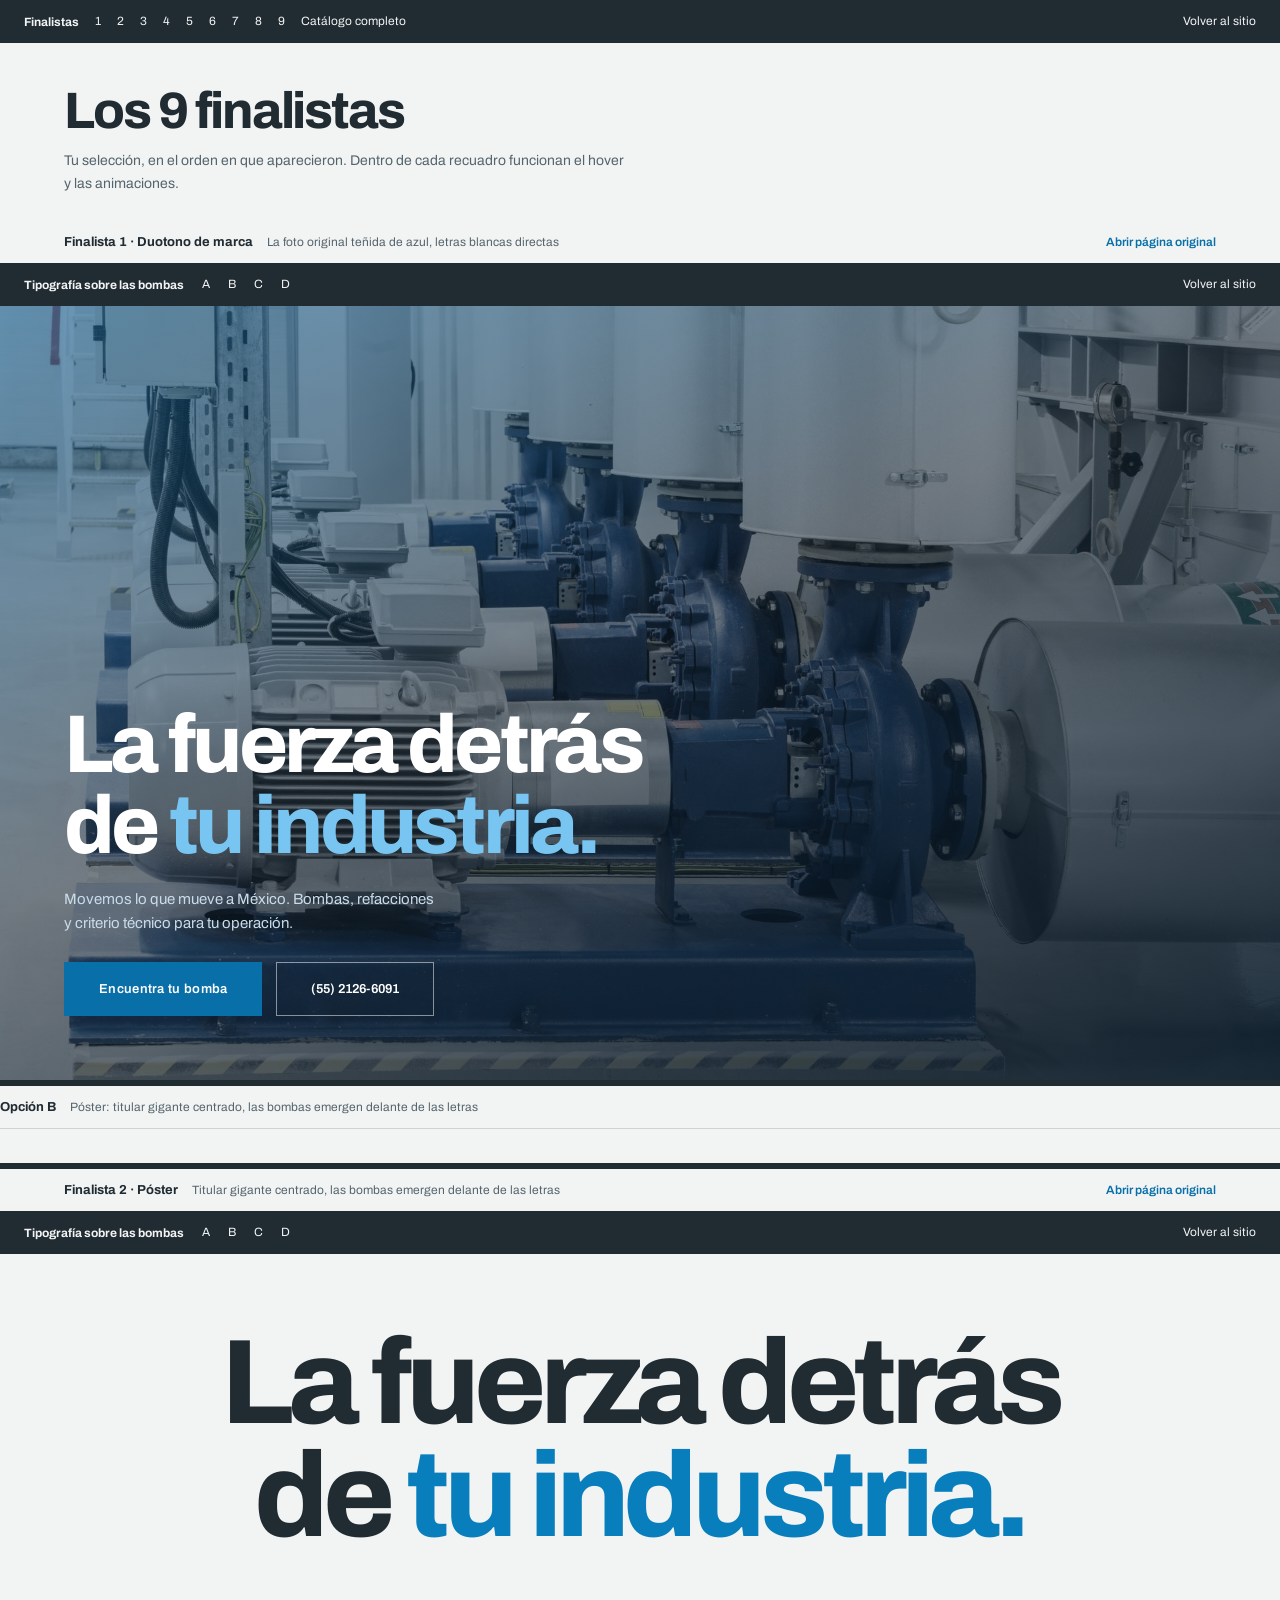
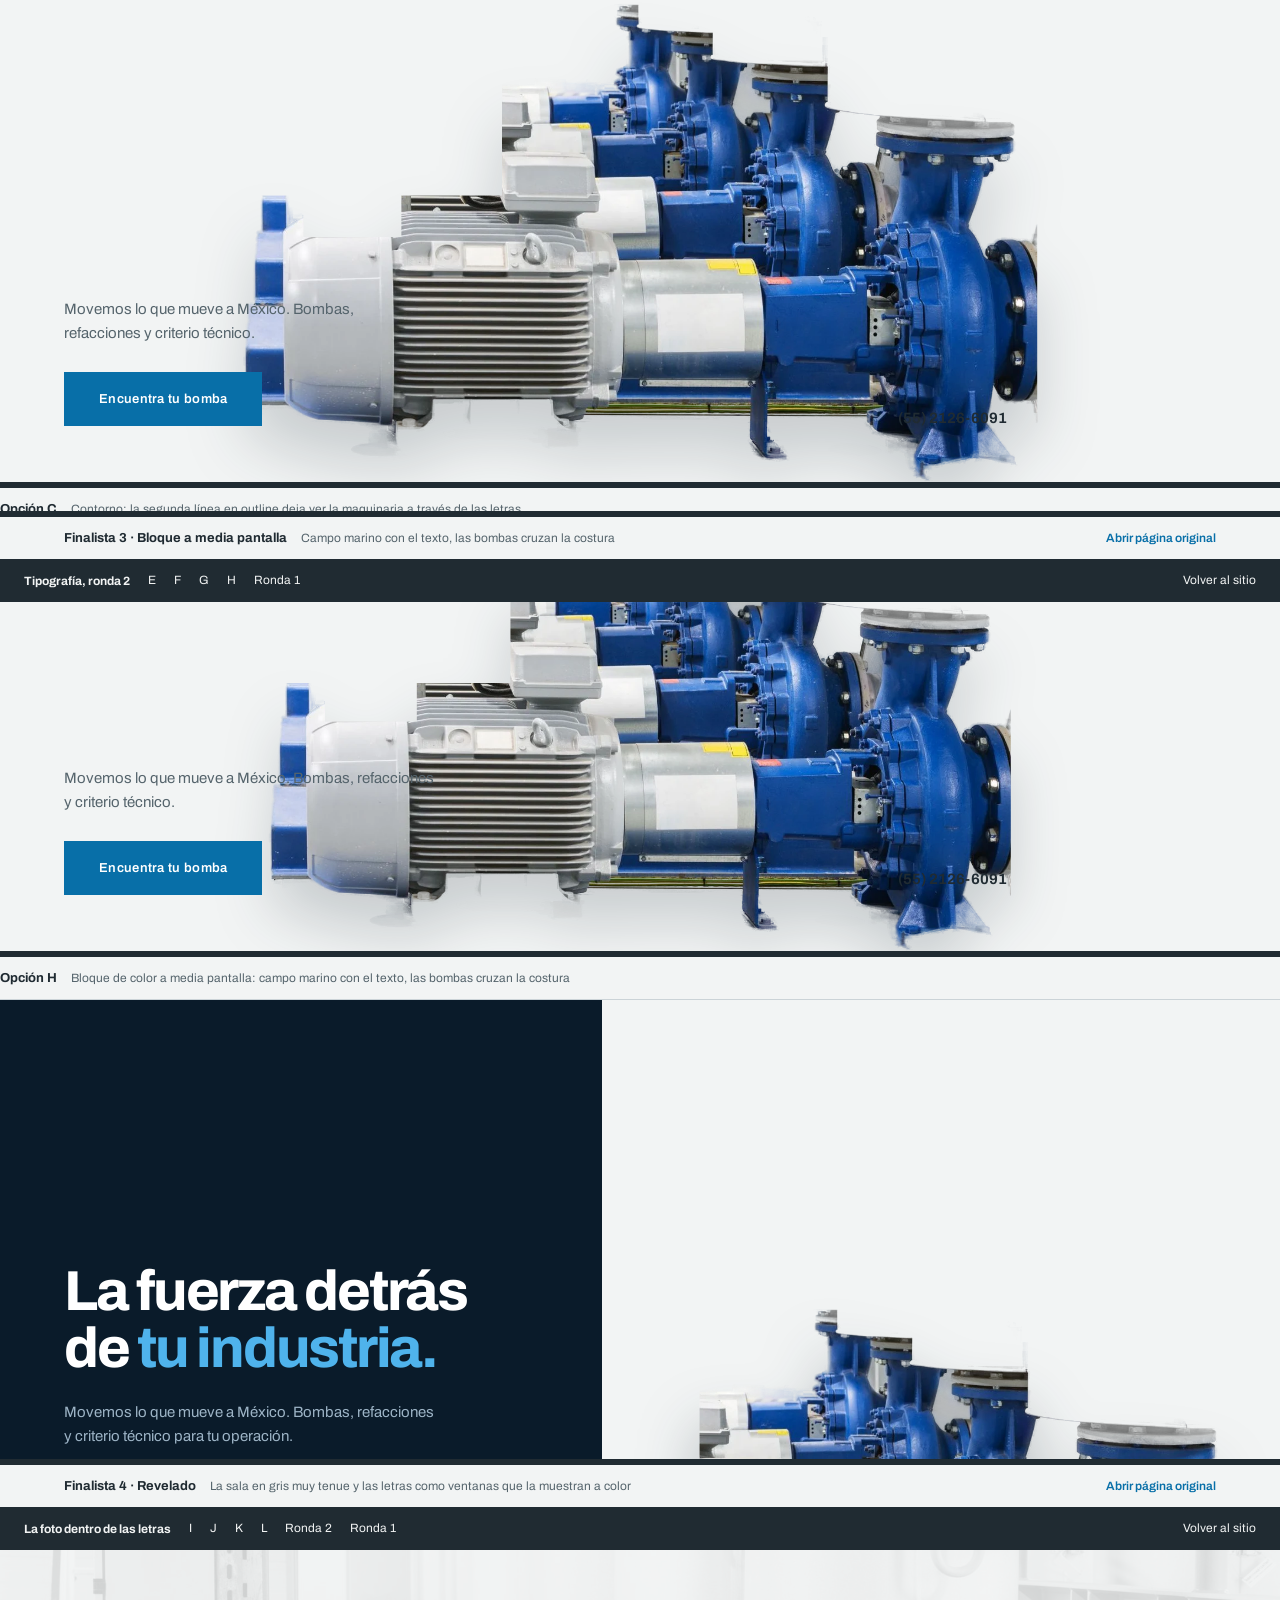
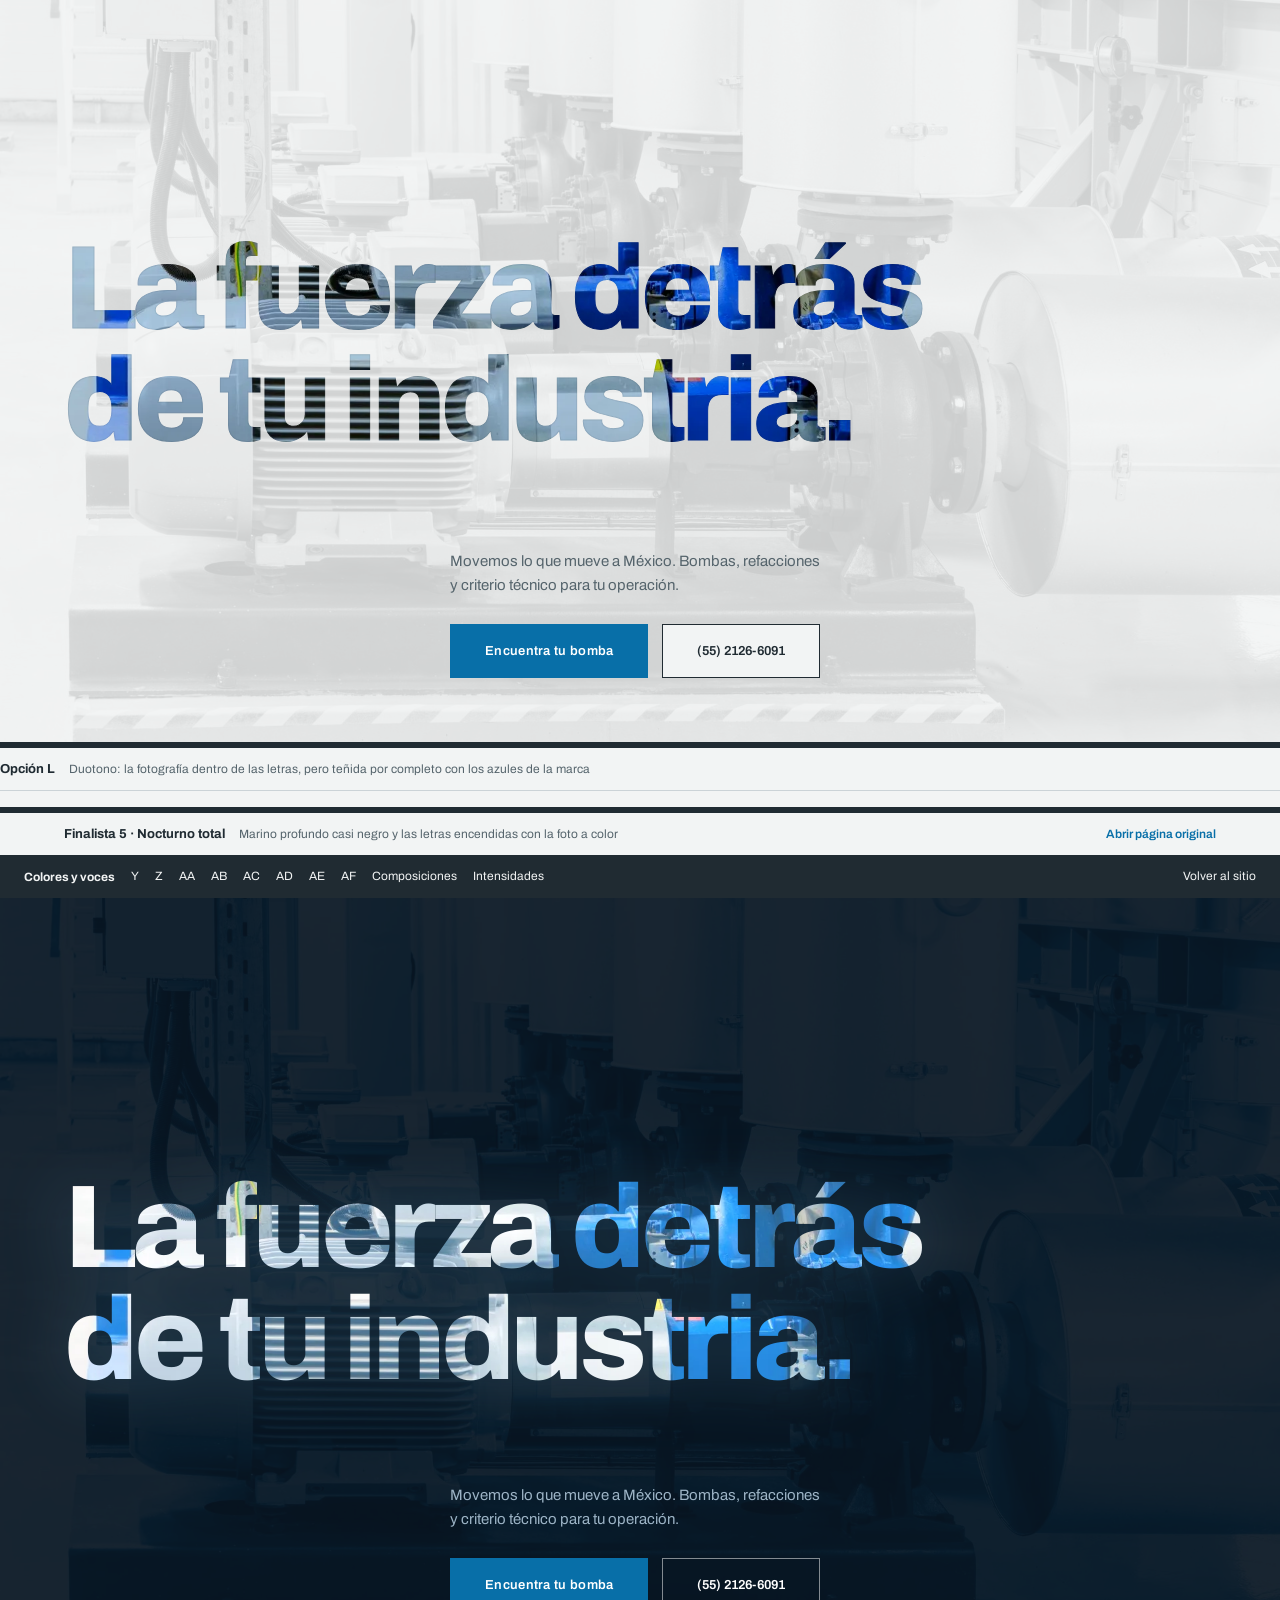
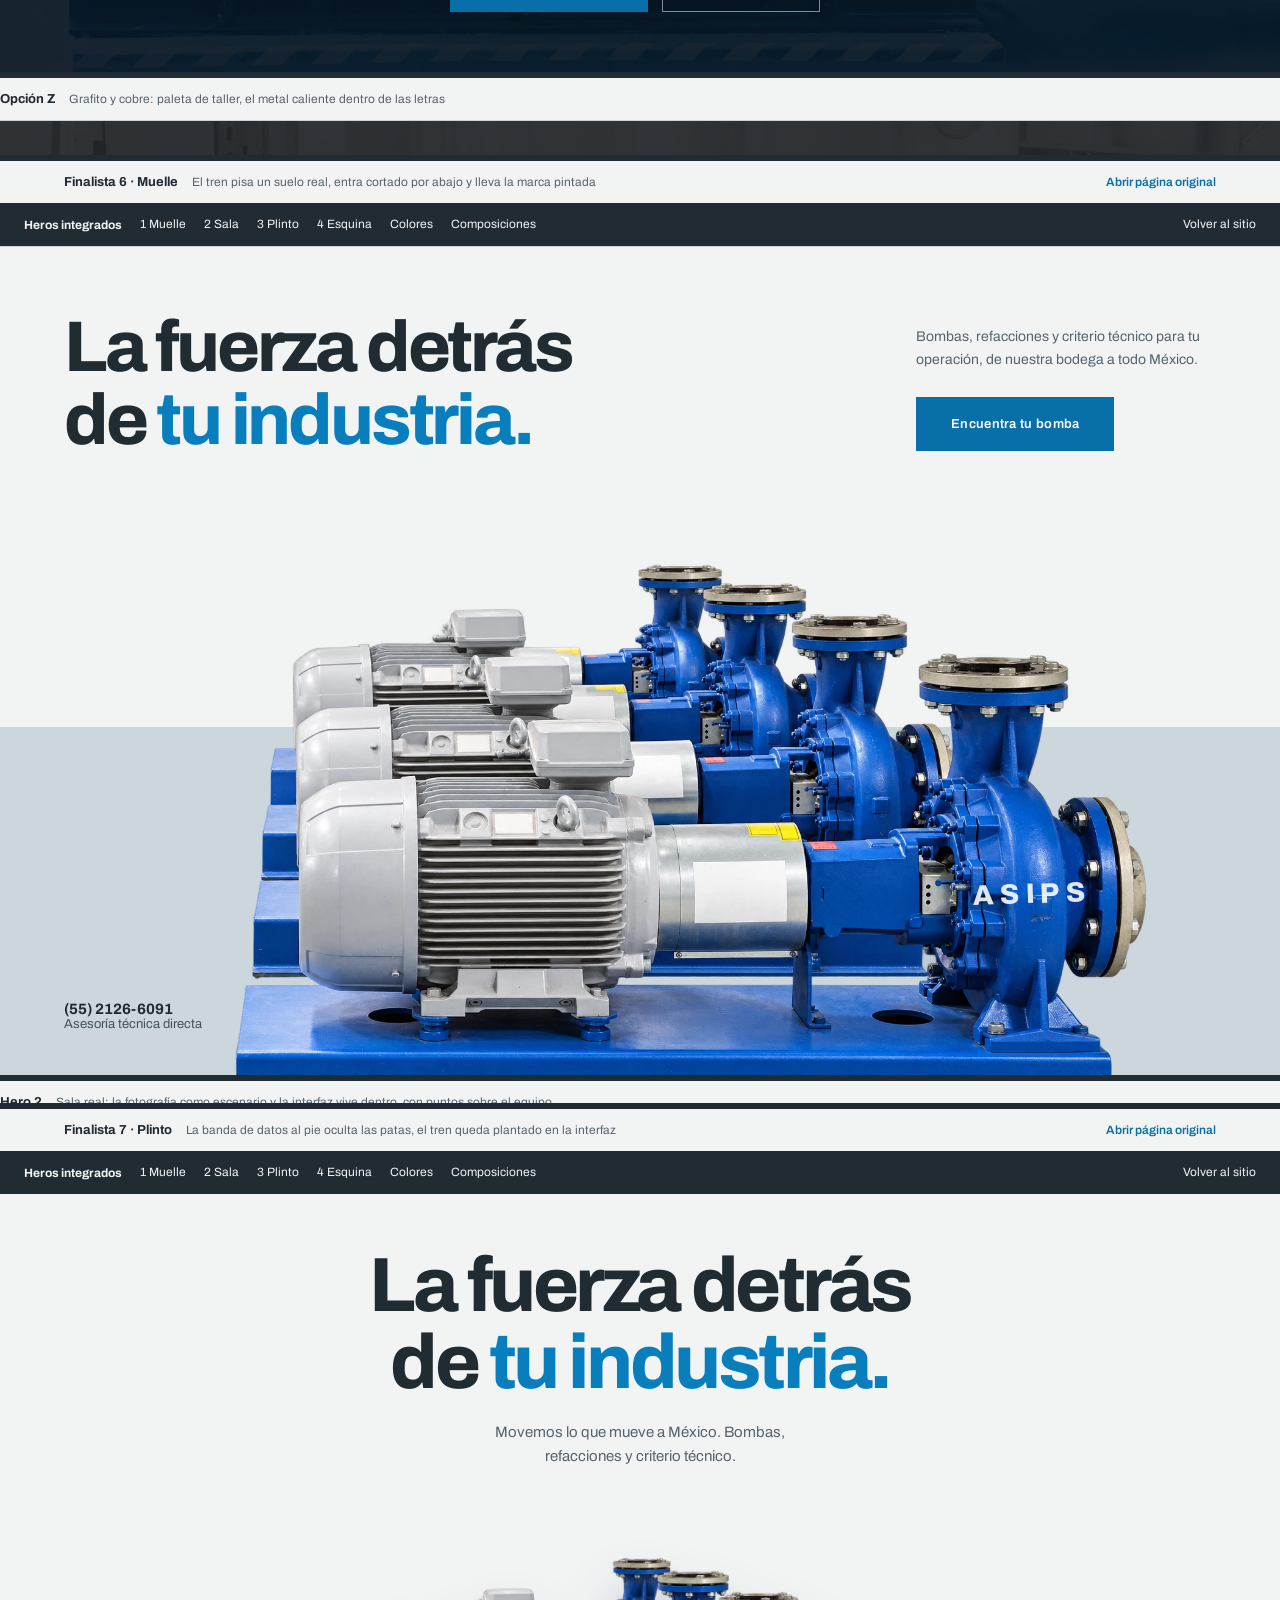
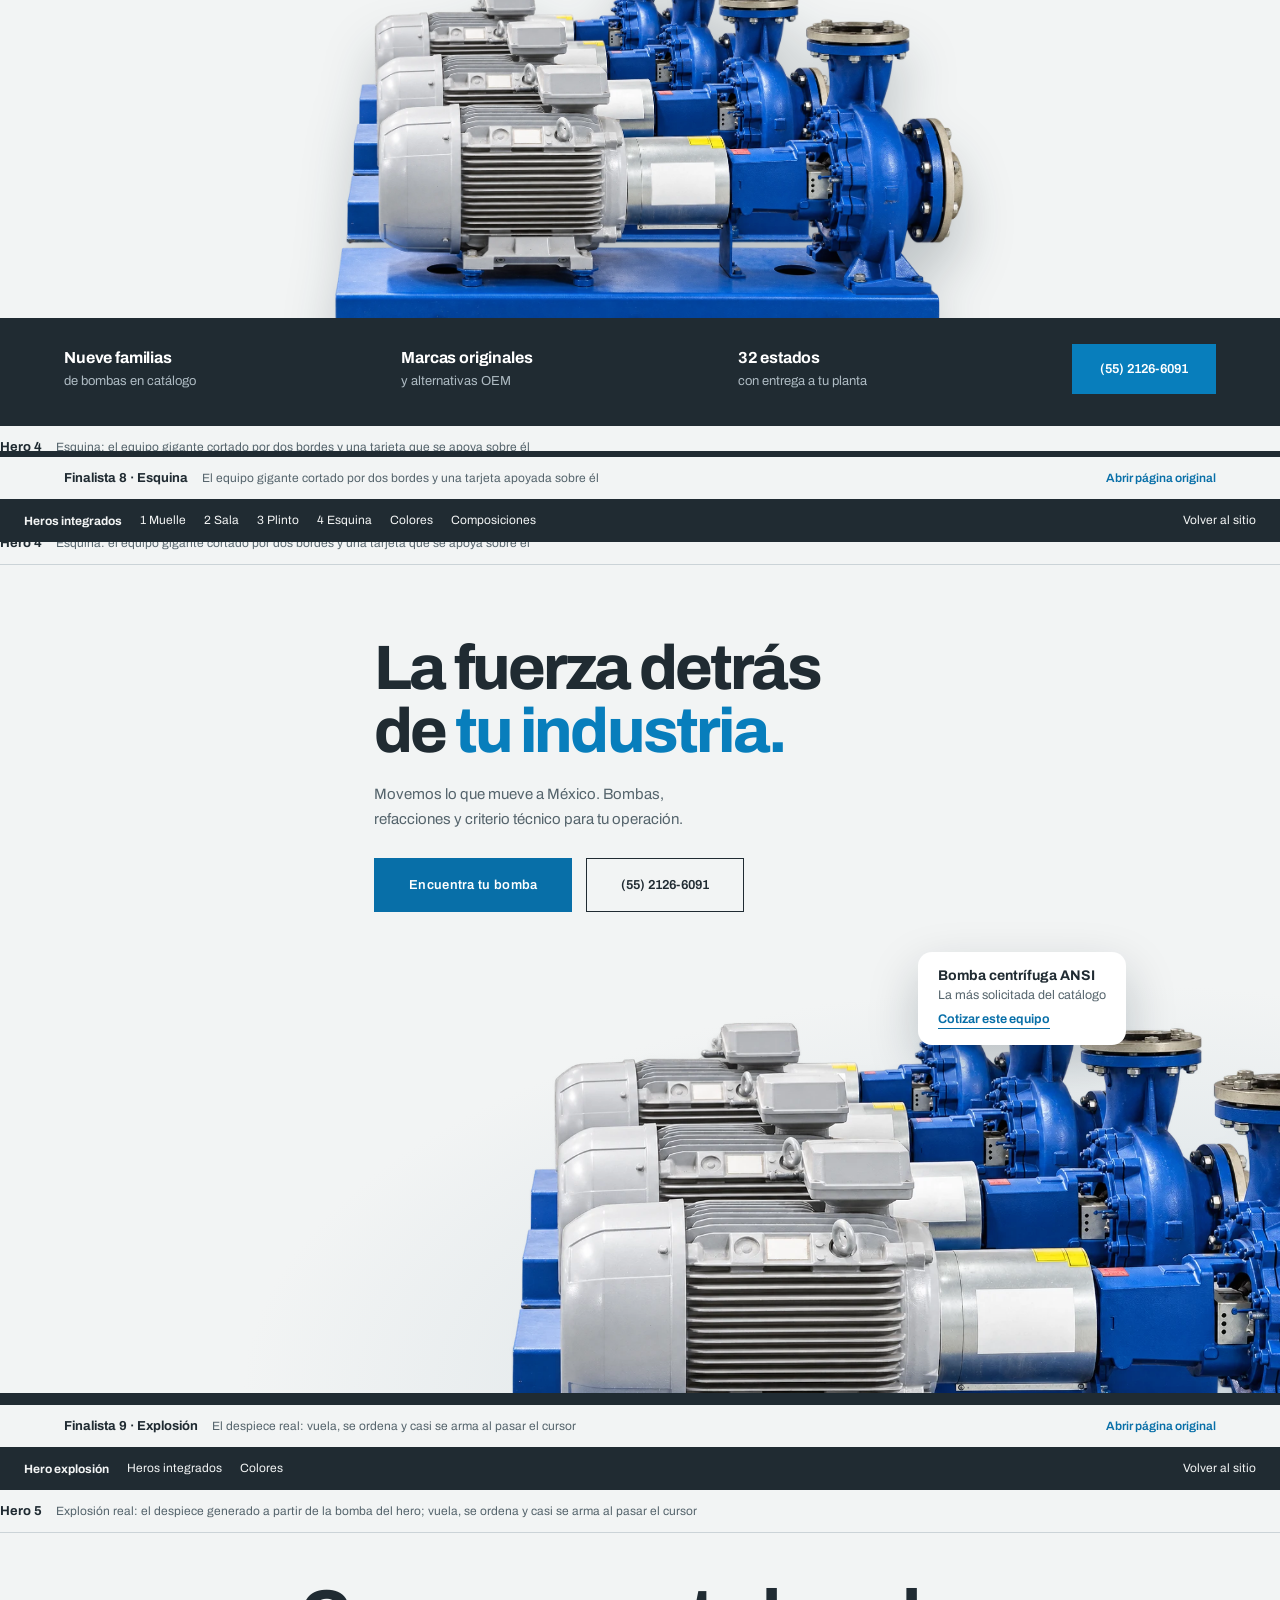
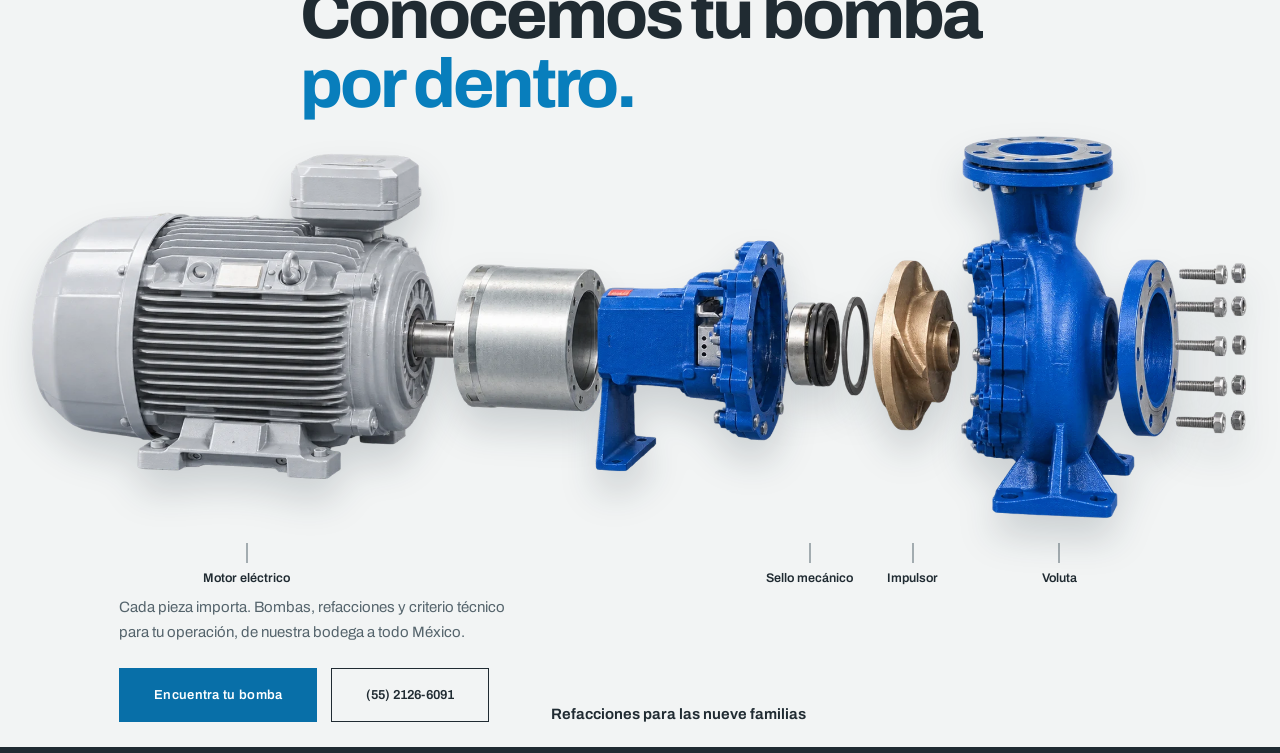
<file: finalistas.html>
<!doctype html>
<html lang="es">
<head>
  <meta charset="UTF-8">
  <meta name="viewport" content="width=device-width, initial-scale=1">
  <title>ASIPS | Heros finalistas</title>
  <link rel="icon" href="assets/logo.jpeg">
  <link rel="stylesheet" href="styles.css">
  <style>
    .top{position:sticky;top:0;z-index:9;display:flex;gap:16px;align-items:center;flex-wrap:wrap;background:var(--ink);color:var(--bg);padding:10px 24px;font-size:12px}
    .top a{color:inherit;border-bottom:1px solid transparent;padding:4px 0}
    .top a:hover{border-color:currentColor;color:inherit}
    .intro{padding-block:40px 26px}
    .intro h1{font-size:clamp(34px,4vw,56px);letter-spacing:-.04em;font-weight:750}
    .intro p{margin-top:10px;font-size:14px;color:var(--muted);max-width:560px}
    .item{border-bottom:6px solid var(--ink)}
    .item .bar{display:flex;align-items:baseline;justify-content:space-between;gap:14px;padding-block:14px}
    .item .bar div{display:flex;align-items:baseline;gap:14px}
    .item .bar strong{font-size:13px}
    .item .bar span{font-size:12px;color:var(--muted)}
    .item .bar a{font-size:12px;font-weight:600;color:var(--cta);white-space:nowrap}
    .item iframe{display:block;width:100%;height:100vh;border:0;background:#fff}
  </style>
</head>
<body>
  <div class="top"><strong>Finalistas</strong><a href="#f1">1</a><a href="#f2">2</a><a href="#f3">3</a><a href="#f4">4</a><a href="#f5">5</a><a href="#f6">6</a><a href="#f7">7</a><a href="#f8">8</a><a href="#f9">9</a><a href="todos.html">Catálogo completo</a><a href="./" style="margin-left:auto">Volver al sitio</a></div>

  <div class="wrap intro">
    <h1>Los 9 finalistas</h1>
    <p>Tu selección, en el orden en que aparecieron. Dentro de cada recuadro funcionan el hover y las animaciones.</p>
  </div>

  <div class="item" id="f1"><div class="wrap bar"><div><strong>Finalista 1 · Duotono de marca</strong><span>La foto original teñida de azul, letras blancas directas</span></div><a href="letras.html#opcion-a" target="_blank">Abrir página original</a></div><iframe loading="lazy" src="letras.html" data-hash="opcion-a" title="Duotono de marca"></iframe></div>

  <div class="item" id="f2"><div class="wrap bar"><div><strong>Finalista 2 · Póster</strong><span>Titular gigante centrado, las bombas emergen delante de las letras</span></div><a href="letras.html#opcion-b" target="_blank">Abrir página original</a></div><iframe loading="lazy" src="letras.html" data-hash="opcion-b" title="Póster"></iframe></div>

  <div class="item" id="f3"><div class="wrap bar"><div><strong>Finalista 3 · Bloque a media pantalla</strong><span>Campo marino con el texto, las bombas cruzan la costura</span></div><a href="letras2.html#opcion-h" target="_blank">Abrir página original</a></div><iframe loading="lazy" src="letras2.html" data-hash="opcion-h" title="Bloque a media pantalla"></iframe></div>

  <div class="item" id="f4"><div class="wrap bar"><div><strong>Finalista 4 · Revelado</strong><span>La sala en gris muy tenue y las letras como ventanas que la muestran a color</span></div><a href="letras3.html#opcion-k" target="_blank">Abrir página original</a></div><iframe loading="lazy" src="letras3.html" data-hash="opcion-k" title="Revelado"></iframe></div>

  <div class="item" id="f5"><div class="wrap bar"><div><strong>Finalista 5 · Nocturno total</strong><span>Marino profundo casi negro y las letras encendidas con la foto a color</span></div><a href="letras7.html#op-y" target="_blank">Abrir página original</a></div><iframe loading="lazy" src="letras7.html" data-hash="op-y" title="Nocturno total"></iframe></div>

  <div class="item" id="f6"><div class="wrap bar"><div><strong>Finalista 6 · Muelle</strong><span>El tren pisa un suelo real, entra cortado por abajo y lleva la marca pintada</span></div><a href="heros2.html#muelle" target="_blank">Abrir página original</a></div><iframe loading="lazy" src="heros2.html" data-hash="muelle" title="Muelle"></iframe></div>

  <div class="item" id="f7"><div class="wrap bar"><div><strong>Finalista 7 · Plinto</strong><span>La banda de datos al pie oculta las patas, el tren queda plantado en la interfaz</span></div><a href="heros2.html#plinto" target="_blank">Abrir página original</a></div><iframe loading="lazy" src="heros2.html" data-hash="plinto" title="Plinto"></iframe></div>

  <div class="item" id="f8"><div class="wrap bar"><div><strong>Finalista 8 · Esquina</strong><span>El equipo gigante cortado por dos bordes y una tarjeta apoyada sobre él</span></div><a href="heros2.html#esquina" target="_blank">Abrir página original</a></div><iframe loading="lazy" src="heros2.html" data-hash="esquina" title="Esquina"></iframe></div>

  <div class="item" id="f9"><div class="wrap bar"><div><strong>Finalista 9 · Explosión</strong><span>El despiece real: vuela, se ordena y casi se arma al pasar el cursor</span></div><a href="heros3.html" target="_blank">Abrir página original</a></div><iframe loading="lazy" src="heros3.html" title="Explosión"></iframe></div>

  <script>
  for (const f of document.querySelectorAll('iframe[data-hash]')) {
    f.addEventListener('load', () => {
      try {
        const el = f.contentDocument.getElementById(f.dataset.hash);
        if (el) f.contentWindow.scrollTo(0, el.getBoundingClientRect().top + f.contentWindow.scrollY);
      } catch (e) {}
    });
  }
  </script>
</body>
</html>
</file>
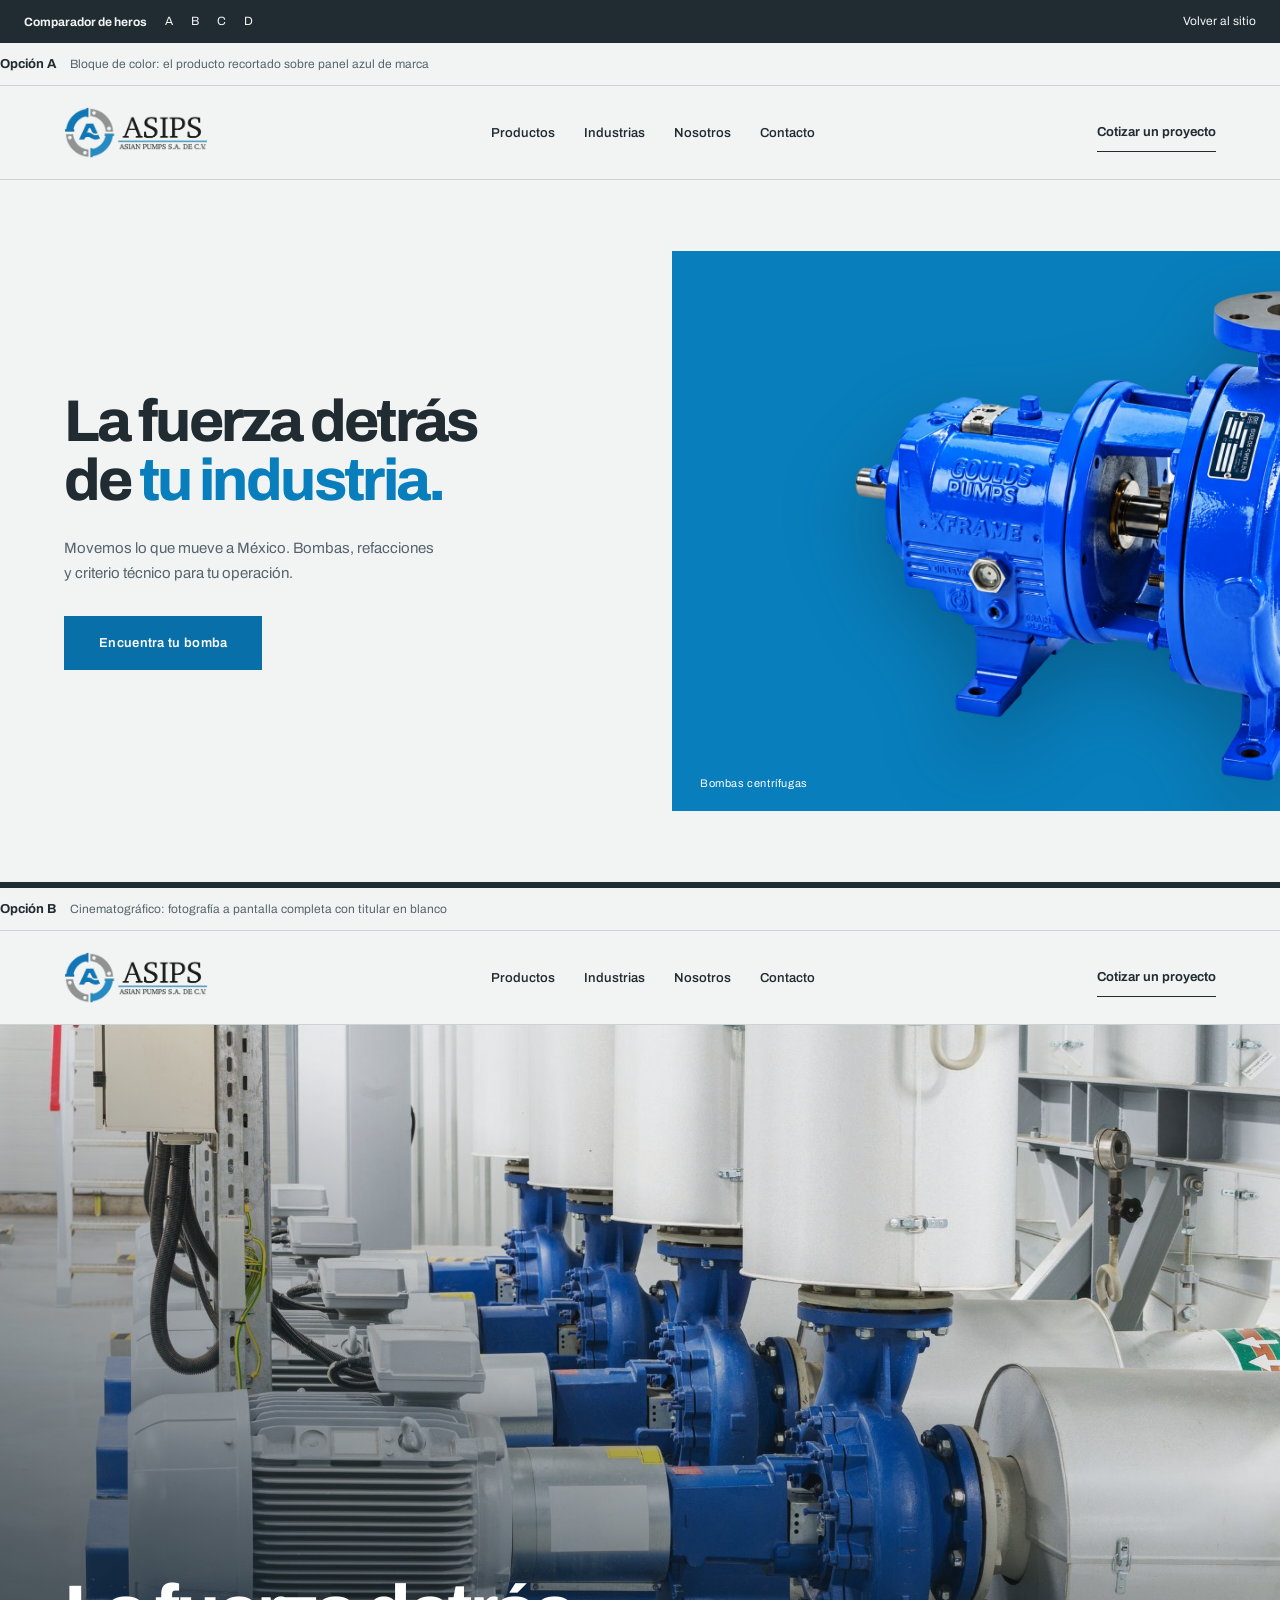
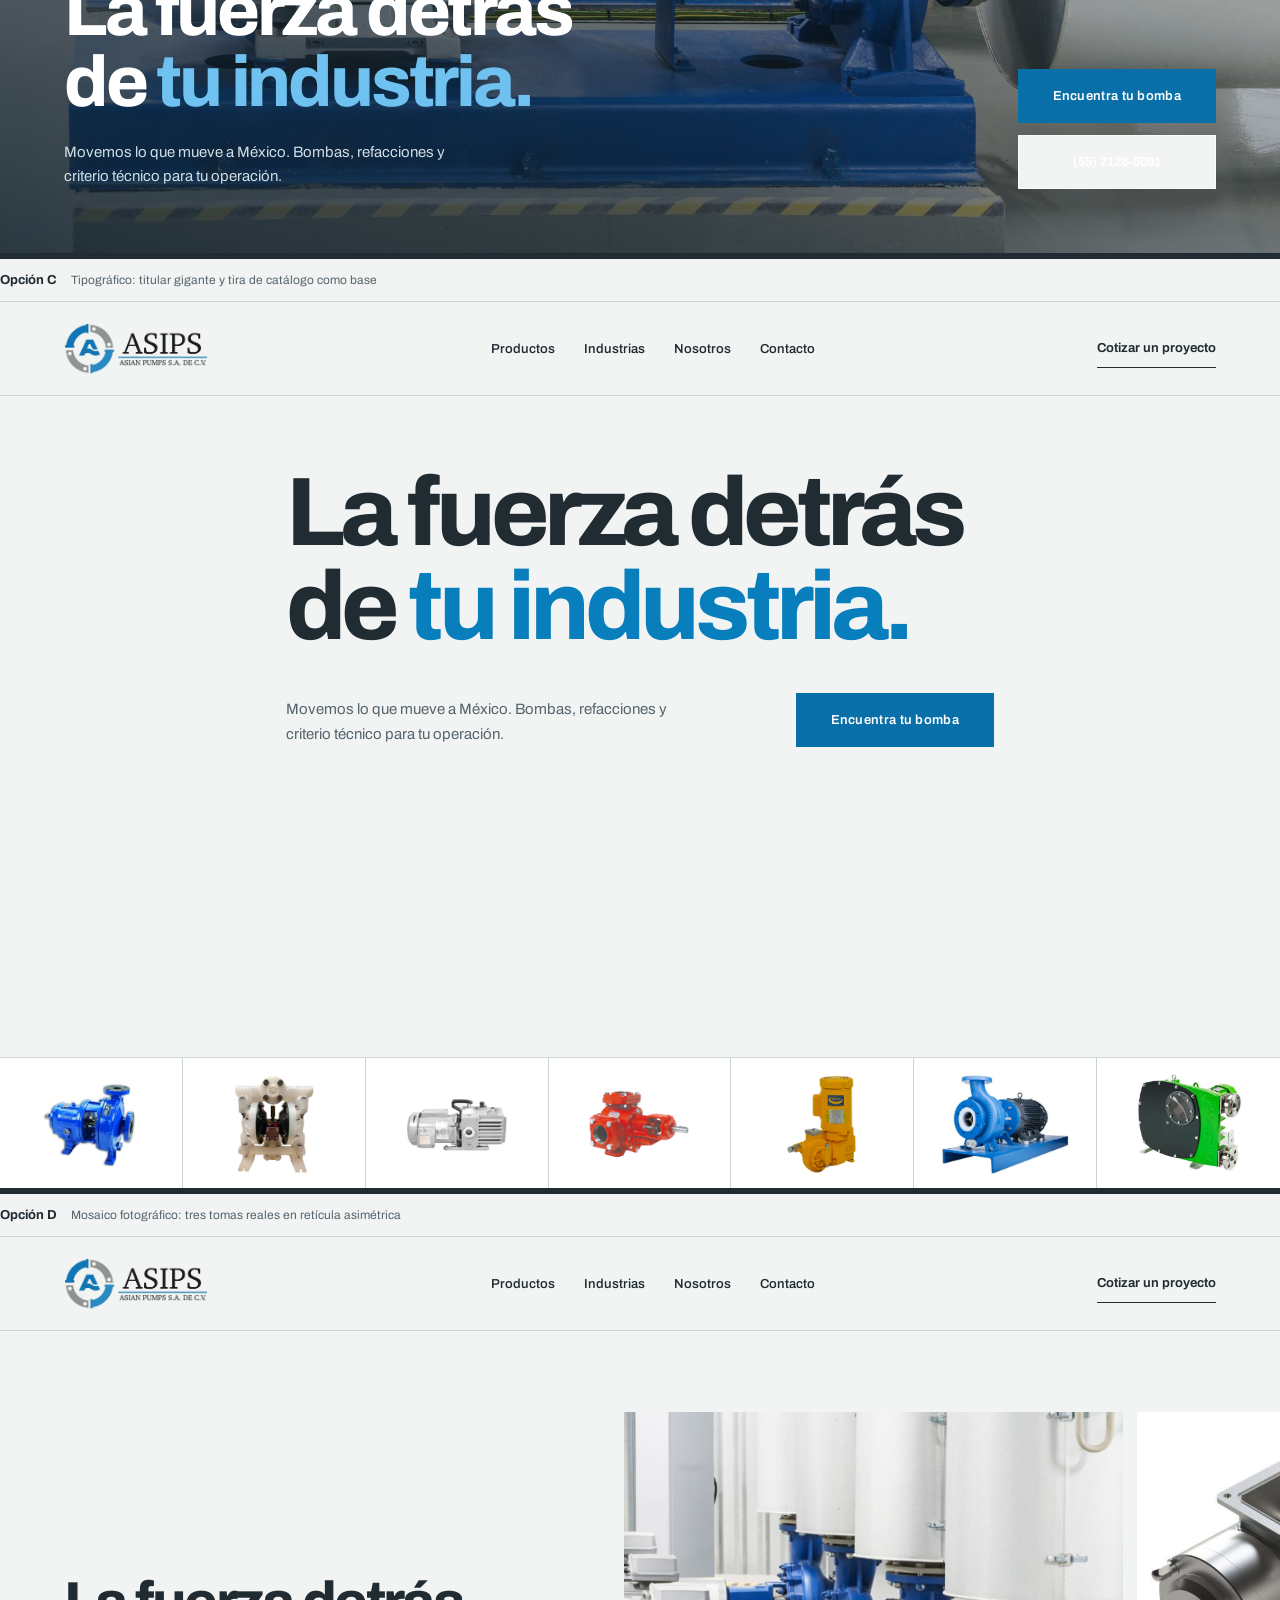
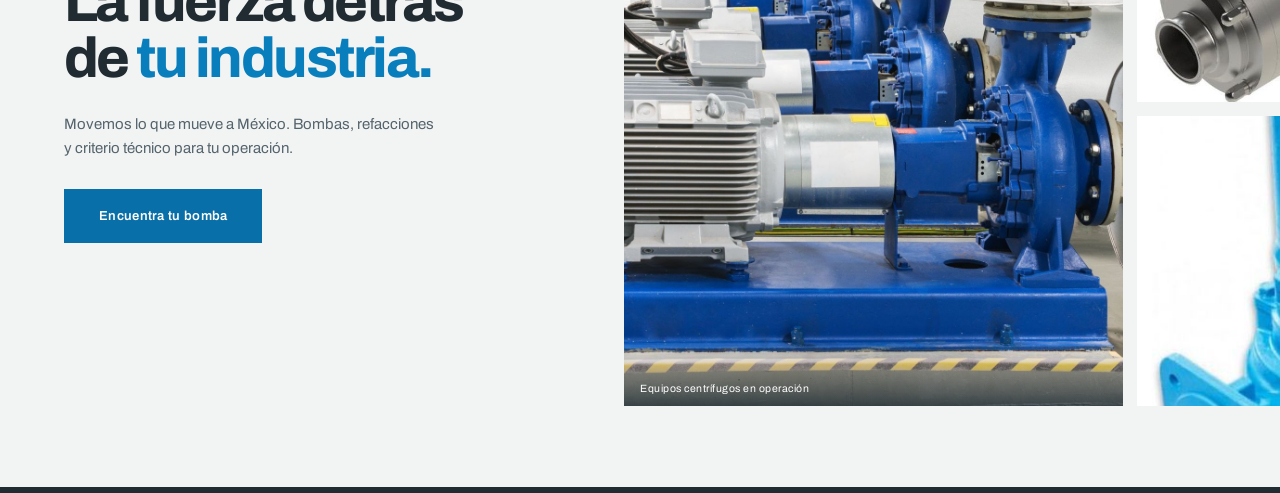
<file: heros.html>
<!doctype html>
<html lang="es">
<head>
  <meta charset="UTF-8">
  <meta name="viewport" content="width=device-width, initial-scale=1">
  <title>ASIPS | Comparador de heros</title>
  <link rel="icon" href="assets/logo.jpeg">
  <link rel="stylesheet" href="styles.css">
  <style>
    .pick{position:sticky;top:0;z-index:5;display:flex;gap:18px;align-items:center;background:var(--ink);color:var(--bg);padding:10px 24px;font-size:12px}
    .pick a{color:inherit;border-bottom:1px solid transparent;padding:4px 0}
    .pick a:hover{border-color:currentColor;color:inherit}
    .variant-label{display:flex;align-items:baseline;gap:14px;padding:14px 0;border-bottom:1px solid var(--line)}
    .variant-label strong{font-size:13px}
    .variant-label span{font-size:12px;color:var(--muted)}
    .demo{border-bottom:6px solid var(--ink)}
    .demo .header{border-bottom:1px solid var(--line)}

    /* A: bloque de color */
    .hero-a{display:grid;grid-template-columns:minmax(0,1fr) minmax(0,1fr);gap:64px;align-items:center;padding-block:64px;min-height:78svh}
    .hero-a h1{font-size:clamp(48px,4.6vw,74px);letter-spacing:-.045em;line-height:1;font-weight:750}
    .hero-a h1 em{color:var(--blue);font-style:normal}
    .hero-a .lead{margin-top:26px;font-size:15px;color:var(--muted);max-width:380px}
    .hero-a .button{margin-top:30px}
    .panel-a{position:relative;background:var(--blue);height:min(64svh,560px);margin-right:calc(50% - 50vw);display:grid;place-items:center;overflow:hidden}
    .panel-a img{width:78%;max-width:560px;filter:drop-shadow(0 30px 40px rgba(6,40,60,.35))}
    .panel-a figcaption{position:absolute;left:28px;bottom:22px;color:#fff;font-size:11px;letter-spacing:.6px}

    /* B: cinematográfico */
    .hero-b{position:relative;min-height:92svh;display:flex;align-items:flex-end;overflow:hidden}
    .hero-b>img{position:absolute;inset:0;width:100%;height:100%;object-fit:cover}
    .hero-b .scrim{position:absolute;inset:0;background:linear-gradient(200deg,rgba(15,31,42,.05) 30%,rgba(15,31,42,.72) 78%,rgba(15,31,42,.88))}
    .hero-b .inner{position:relative;width:100%;padding-bottom:64px;display:flex;justify-content:space-between;align-items:flex-end;gap:48px}
    .hero-b h1{font-size:clamp(52px,5.6vw,92px);letter-spacing:-.045em;line-height:.99;font-weight:750;color:#fff}
    .hero-b h1 em{color:#6fc2ef;font-style:normal}
    .hero-b .lead{margin-top:22px;font-size:15px;color:#cfdde7;max-width:420px}
    .hero-b .actions{display:flex;flex-direction:column;gap:12px;flex-shrink:0}
    .hero-b .ghost{display:inline-flex;align-items:center;justify-content:center;min-height:54px;padding:16px 34px;border:1px solid rgba(255,255,255,.55);color:#fff;font-size:13px;font-weight:600}

    /* C: tipográfico + tira de productos */
    .hero-c{padding-top:70px;display:flex;flex-direction:column;min-height:88svh}
    .hero-c h1{font-size:clamp(60px,7.6vw,124px);letter-spacing:-.05em;line-height:.97;font-weight:750;max-width:12ch}
    .hero-c h1 em{color:var(--blue);font-style:normal}
    .hero-c .row{display:flex;justify-content:space-between;align-items:flex-end;gap:48px;margin-top:38px;padding-bottom:56px}
    .hero-c .row p{font-size:15px;color:var(--muted);max-width:400px}
    .strip{margin-top:auto;border-top:1px solid var(--line);display:grid;grid-template-columns:repeat(7,1fr)}
    .strip>div{border-right:1px solid var(--line);background:var(--paper);height:130px;display:grid;place-items:center;padding:16px}
    .strip>div:last-child{border-right:0}
    .strip img{max-width:88%;max-height:100px;object-fit:contain;mix-blend-mode:multiply}

    /* D: mosaico fotográfico */
    .hero-d{display:grid;grid-template-columns:minmax(0,.92fr) minmax(0,1.08fr);gap:56px;align-items:center;padding-block:56px;min-height:84svh}
    .hero-d h1{font-size:clamp(46px,4.4vw,70px);letter-spacing:-.045em;line-height:1;font-weight:750}
    .hero-d h1 em{color:var(--blue);font-style:normal}
    .hero-d .lead{margin-top:24px;font-size:15px;color:var(--muted);max-width:380px}
    .hero-d .button{margin-top:28px}
    .mosaic{display:grid;grid-template-columns:1.25fr 1fr;grid-template-rows:1fr 1fr;gap:14px;height:min(66svh,600px);margin-right:calc(50% - 50vw);padding-right:24px}
    .mosaic img{width:100%;height:100%;object-fit:cover}
    .mosaic .tall{grid-row:1/3}
    .mosaic figure{margin:0;overflow:hidden;position:relative}
    .mosaic figcaption{position:absolute;left:0;right:0;bottom:0;padding:30px 16px 12px;background:linear-gradient(transparent,rgba(15,31,42,.7));color:#fff;font-size:10.5px;letter-spacing:.5px}

    @media(max-width:900px){
      .hero-a,.hero-d{grid-template-columns:1fr;gap:34px;min-height:auto;padding-block:40px}
      .panel-a{margin-right:0;height:340px}
      .hero-b{min-height:80svh}
      .hero-b .inner{flex-direction:column;align-items:stretch;padding-bottom:36px}
      .hero-c{min-height:auto;padding-top:40px}
      .hero-c .row{flex-direction:column;align-items:stretch;gap:0;padding-bottom:34px}
      .hero-c .row .button{margin-top:20px}
      .strip{grid-template-columns:repeat(4,1fr)}
      .strip>div:nth-child(n+5){display:none}
      .mosaic{margin-right:0;padding-right:0;height:420px}
    }
  </style>
</head>
<body>
  <div class="pick"><strong>Comparador de heros</strong><a href="#opcion-a">A</a><a href="#opcion-b">B</a><a href="#opcion-c">C</a><a href="#opcion-d">D</a><a href="./" style="margin-left:auto">Volver al sitio</a></div>

  <!-- ===== A ===== -->
  <div class="demo" id="opcion-a">
    <div class="wrap variant-label"><strong>Opción A</strong><span>Bloque de color: el producto recortado sobre panel azul de marca</span></div>
    <header class="header wrap">
      <a class="brand" href="#"><img src="assets/logo.jpeg" alt="ASIPS Asian Pumps" width="154" height="60"></a>
      <nav aria-label="demo"><a href="#">Productos</a><a href="#">Industrias</a><a href="#">Nosotros</a><a href="#">Contacto</a></nav>
      <div class="header-actions"><a class="header-cta" href="#">Cotizar un proyecto</a></div>
    </header>
    <section class="hero-a wrap">
      <div>
        <h1>La fuerza detrás<br>de <em>tu industria.</em></h1>
        <p class="lead">Movemos lo que mueve a México. Bombas, refacciones y criterio técnico para tu operación.</p>
        <a class="button" href="#">Encuentra tu bomba</a>
      </div>
      <figure class="panel-a">
        <img src="assets/pump-cutout.webp" alt="Bomba centrífuga industrial">
        <figcaption>Bombas centrífugas</figcaption>
      </figure>
    </section>
  </div>

  <!-- ===== B ===== -->
  <div class="demo" id="opcion-b">
    <div class="wrap variant-label"><strong>Opción B</strong><span>Cinematográfico: fotografía a pantalla completa con titular en blanco</span></div>
    <header class="header wrap">
      <a class="brand" href="#"><img src="assets/logo.jpeg" alt="ASIPS Asian Pumps" width="154" height="60"></a>
      <nav aria-label="demo"><a href="#">Productos</a><a href="#">Industrias</a><a href="#">Nosotros</a><a href="#">Contacto</a></nav>
      <div class="header-actions"><a class="header-cta" href="#">Cotizar un proyecto</a></div>
    </header>
    <section class="hero-b">
      <img src="assets/hero.jpeg" alt="Sala de bombas centrífugas industriales">
      <div class="scrim"></div>
      <div class="inner wrap">
        <div>
          <h1>La fuerza detrás<br>de <em>tu industria.</em></h1>
          <p class="lead">Movemos lo que mueve a México. Bombas, refacciones y criterio técnico para tu operación.</p>
        </div>
        <div class="actions">
          <a class="button" href="#">Encuentra tu bomba</a>
          <a class="ghost" href="tel:+525521266091">(55) 2126-6091</a>
        </div>
      </div>
    </section>
  </div>

  <!-- ===== C ===== -->
  <div class="demo" id="opcion-c">
    <div class="wrap variant-label"><strong>Opción C</strong><span>Tipográfico: titular gigante y tira de catálogo como base</span></div>
    <header class="header wrap">
      <a class="brand" href="#"><img src="assets/logo.jpeg" alt="ASIPS Asian Pumps" width="154" height="60"></a>
      <nav aria-label="demo"><a href="#">Productos</a><a href="#">Industrias</a><a href="#">Nosotros</a><a href="#">Contacto</a></nav>
      <div class="header-actions"><a class="header-cta" href="#">Cotizar un proyecto</a></div>
    </header>
    <section class="hero-c">
      <div class="wrap">
        <h1>La fuerza detrás de <em>tu industria.</em></h1>
        <div class="row">
          <p>Movemos lo que mueve a México. Bombas, refacciones y criterio técnico para tu operación.</p>
          <a class="button" href="#">Encuentra tu bomba</a>
        </div>
      </div>
      <div class="strip">
        <div><img src="assets/p-centrifuga.webp" alt="Bomba centrífuga"></div>
        <div><img src="assets/p-diafragma.jpg" alt="Bomba de doble diafragma"></div>
        <div><img src="assets/p-vacio.jpg" alt="Bomba de vacío"></div>
        <div><img src="assets/p-engranes.png" alt="Bomba de engranes"></div>
        <div><img src="assets/p-dosificadora.png" alt="Bomba dosificadora"></div>
        <div><img src="assets/p-magnetico.jpg" alt="Bomba de cople magnético"></div>
        <div><img src="assets/p-peristaltica.jpg" alt="Bomba peristáltica"></div>
      </div>
    </section>
  </div>

  <!-- ===== D ===== -->
  <div class="demo" id="opcion-d">
    <div class="wrap variant-label"><strong>Opción D</strong><span>Mosaico fotográfico: tres tomas reales en retícula asimétrica</span></div>
    <header class="header wrap">
      <a class="brand" href="#"><img src="assets/logo.jpeg" alt="ASIPS Asian Pumps" width="154" height="60"></a>
      <nav aria-label="demo"><a href="#">Productos</a><a href="#">Industrias</a><a href="#">Nosotros</a><a href="#">Contacto</a></nav>
      <div class="header-actions"><a class="header-cta" href="#">Cotizar un proyecto</a></div>
    </header>
    <section class="hero-d wrap">
      <div>
        <h1>La fuerza detrás<br>de <em>tu industria.</em></h1>
        <p class="lead">Movemos lo que mueve a México. Bombas, refacciones y criterio técnico para tu operación.</p>
        <a class="button" href="#">Encuentra tu bomba</a>
      </div>
      <div class="mosaic">
        <figure class="tall"><img src="assets/hero.jpeg" alt="Sala de bombas centrífugas"><figcaption>Equipos centrífugos en operación</figcaption></figure>
        <figure><img src="assets/p-tornillo.jpg" alt="Bomba de doble tornillo en línea sanitaria"></figure>
        <figure><img src="assets/p-sumergible.jpg" alt="Bomba sumergible"></figure>
      </div>
    </section>
  </div>

</body>
</html>
</file>
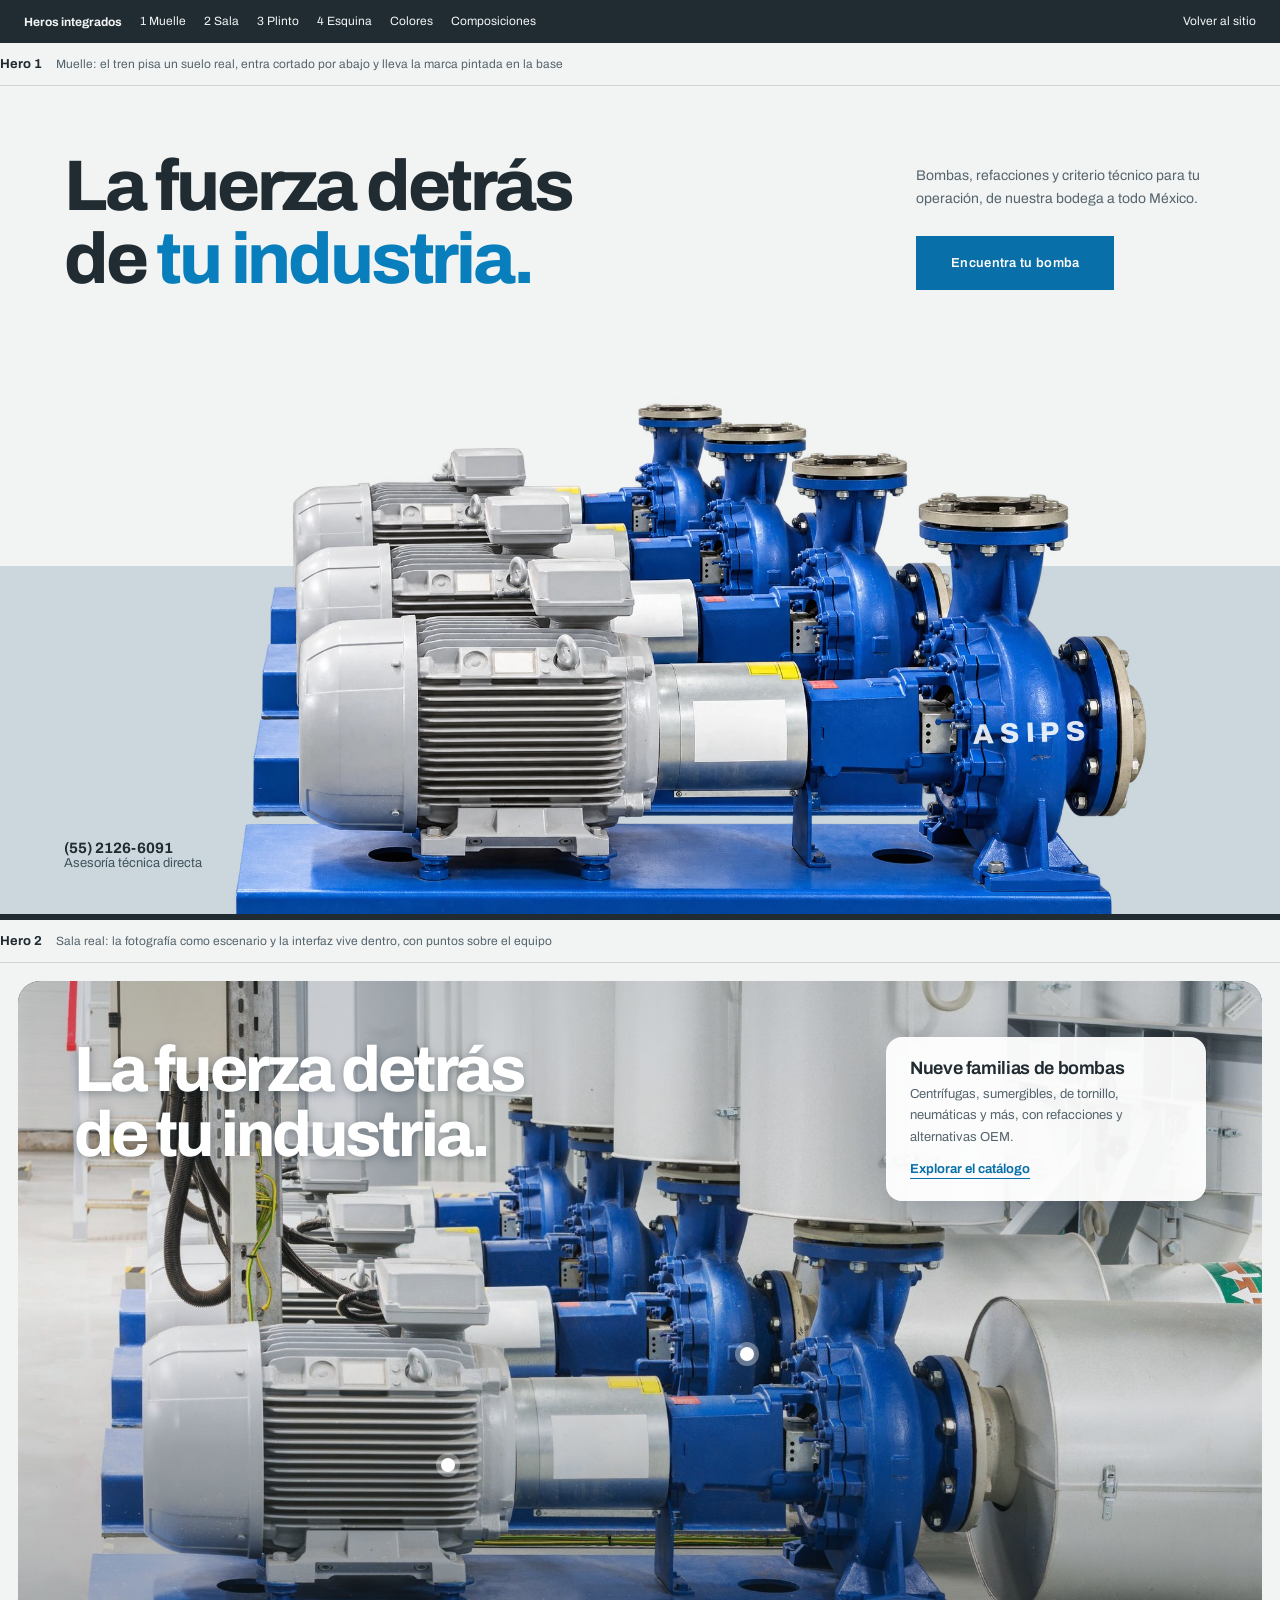
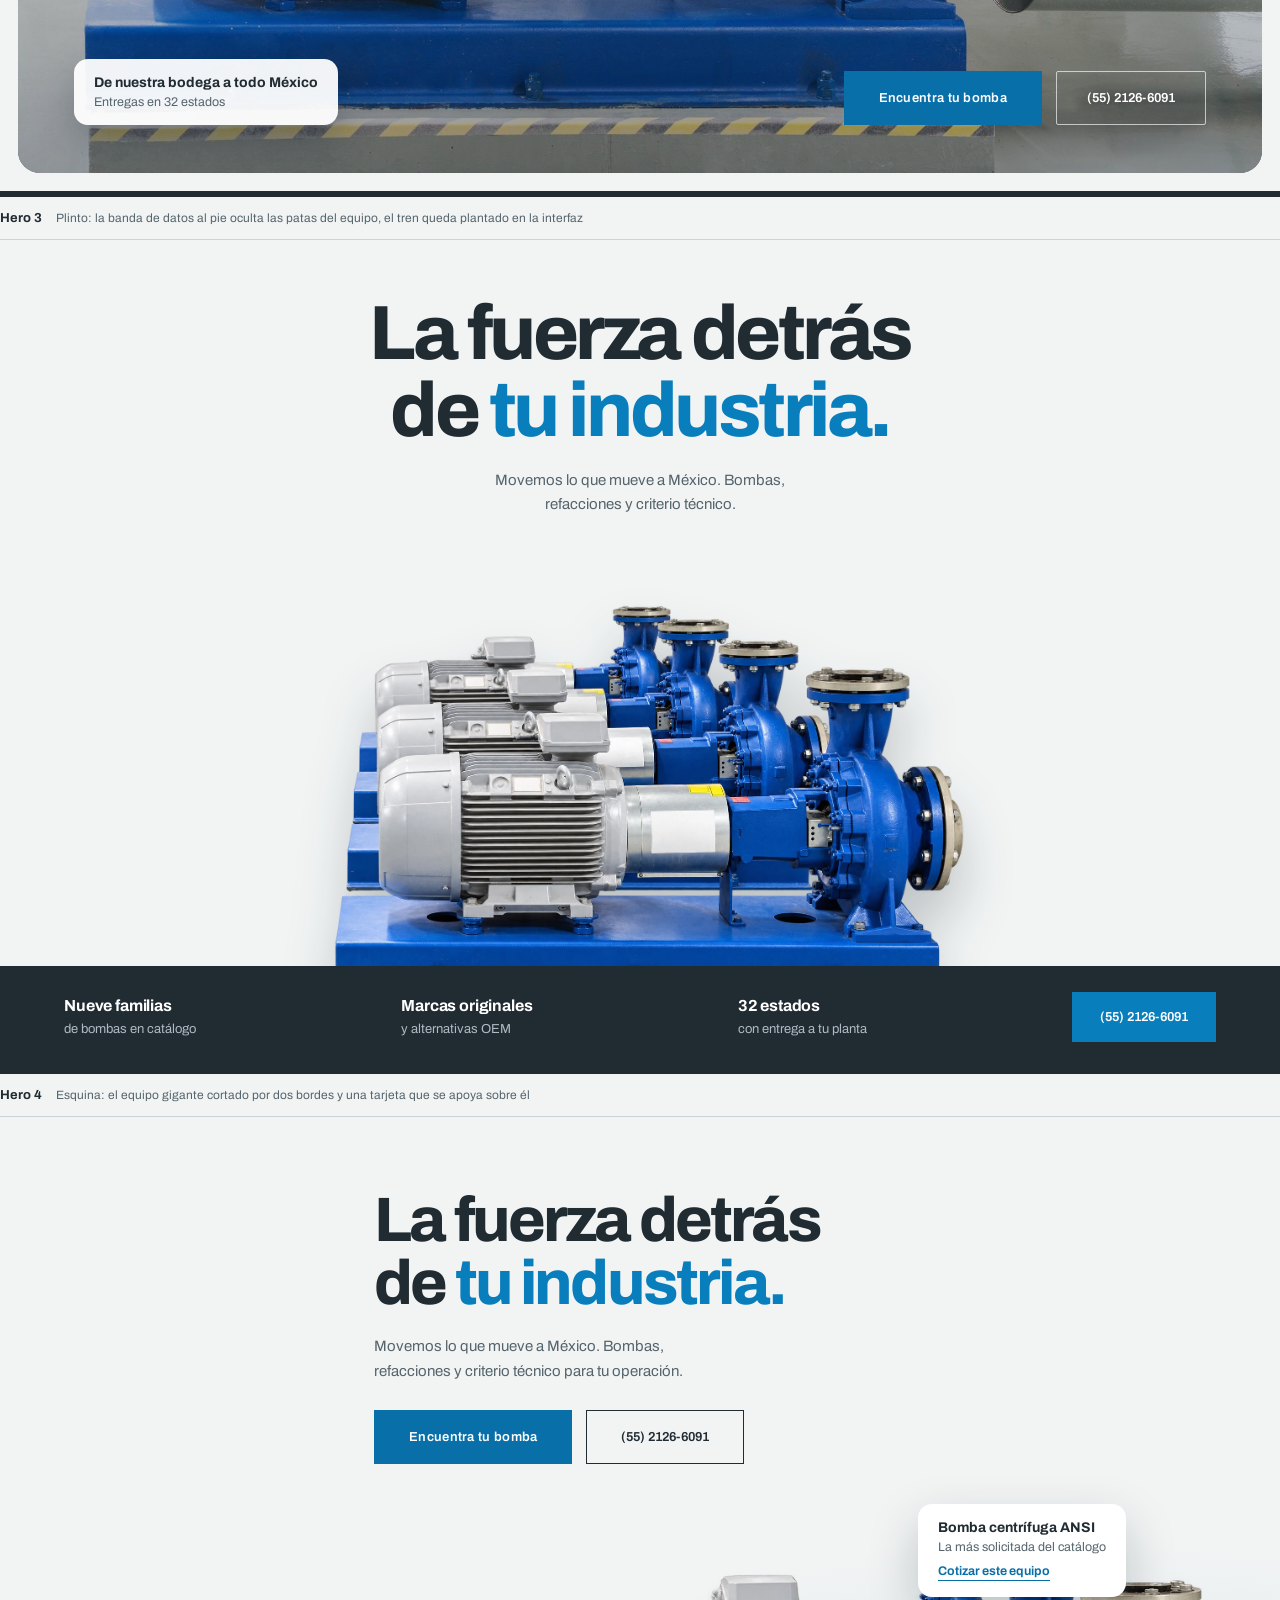
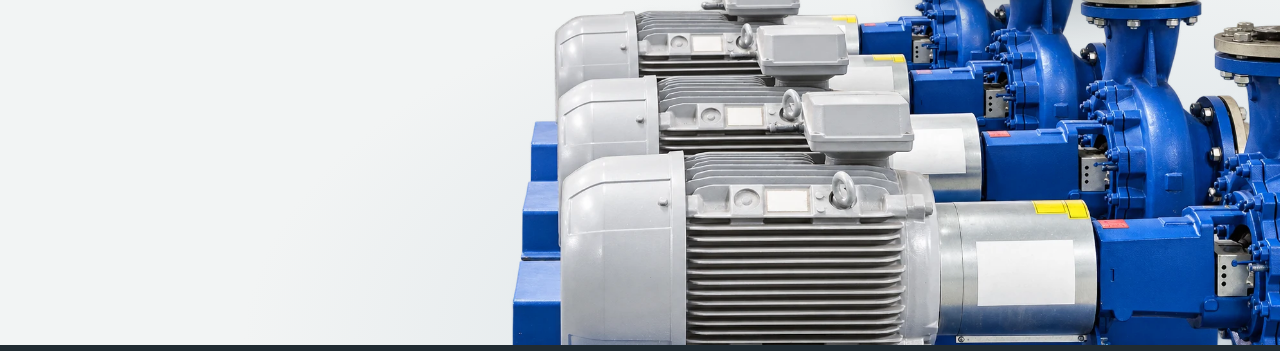
<file: heros2.html>
<!doctype html>
<html lang="es">
<head>
  <meta charset="UTF-8">
  <meta name="viewport" content="width=device-width, initial-scale=1">
  <title>ASIPS | Heros integrados</title>
  <link rel="icon" href="assets/logo.jpeg">
  <link rel="stylesheet" href="styles.css">
  <style>
    .pick{position:sticky;top:0;z-index:9;display:flex;gap:18px;align-items:center;background:var(--ink);color:var(--bg);padding:10px 24px;font-size:12px}
    .pick a{color:inherit;border-bottom:1px solid transparent;padding:4px 0}
    .pick a:hover{border-color:currentColor;color:inherit}
    .variant-label{display:flex;align-items:baseline;gap:14px;padding:14px 0;border-bottom:1px solid var(--line)}
    .variant-label strong{font-size:13px}
    .variant-label span{font-size:12px;color:var(--muted)}
    .demo{border-bottom:6px solid var(--ink)}
    .lead{font-size:15px;max-width:360px;color:var(--muted)}
    .actions{display:flex;gap:14px;margin-top:26px;flex-wrap:wrap}

    /* ===== 1: muelle, el tren entra a la página y pisa un suelo ===== */
    .m1{position:relative;min-height:92svh;overflow:clip;background:linear-gradient(var(--bg) 0 58%,#ccd7dd 58% 100%)}
    .m1 .inner{position:relative;z-index:2;display:flex;justify-content:space-between;gap:48px;padding-top:64px}
    .m1 h1{font-size:clamp(48px,5.6vw,88px);letter-spacing:-.045em;line-height:1.02;font-weight:750}
    .m1 h1 em{color:var(--blue);font-style:normal}
    .m1 .aside{max-width:300px;padding-top:14px}
    .m1 .aside .lead{font-size:14px}
    .m1 .machines{position:absolute;left:50%;transform:translateX(-46%);bottom:-7%;width:min(74%,1150px);z-index:1;pointer-events:none}
    .m1 .machines img{width:100%;height:auto;display:block}
    .m1 .shadow{position:absolute;left:50%;transform:translateX(-46%);bottom:-2%;width:min(70%,1100px);height:90px;background:radial-gradient(50% 50% at 50% 50%,rgba(15,31,42,.34),transparent 70%);z-index:0}
    .m1 .paint{position:absolute;left:76%;bottom:20%;transform:rotate(-2deg);z-index:2;font-weight:800;font-size:clamp(20px,2.2vw,36px);letter-spacing:.2em;color:rgba(255,255,255,.88);pointer-events:none}
    .m1 .floor-meta{position:absolute;left:64px;bottom:44px;z-index:2;font-size:13px;color:#41535d}
    .m1 .floor-meta strong{display:block;font-size:15px;color:var(--ink)}

    /* ===== 2: sala real con tarjetas, estilo escenario ===== */
    .m2-frame{padding:18px}
    .m2{position:relative;min-height:88svh;overflow:clip;border-radius:22px;background:#0d2233}
    .m2 .photo{position:absolute;inset:0;background-image:linear-gradient(rgba(10,27,42,.18),rgba(10,27,42,.05) 40%,rgba(10,27,42,.42)),url('assets/hero.jpeg');background-size:cover;background-position:center 70%}
    .m2 .inner{position:relative;z-index:2;padding:56px 56px 0}
    .m2 h1{font-size:clamp(44px,5vw,80px);letter-spacing:-.045em;line-height:1.02;font-weight:750;color:#fff;text-shadow:0 2px 10px rgba(10,27,42,.35);max-width:12ch}
    .m2 .card{position:absolute;top:56px;right:56px;z-index:3;width:min(320px,80vw);background:rgba(255,255,255,.94);border-radius:16px;padding:22px 24px;box-shadow:0 24px 60px rgba(10,27,42,.35)}
    .m2 .card h2{font-size:18px;letter-spacing:-.02em;margin-bottom:6px}
    .m2 .card p{font-size:13px;color:var(--muted)}
    .m2 .card a{display:inline-block;margin-top:14px;font-size:13px;font-weight:650;color:var(--cta);border-bottom:1px solid currentColor;padding-bottom:2px}
    .m2 .dot{position:absolute;z-index:2;width:14px;height:14px;border-radius:50%;background:#fff;box-shadow:0 0 0 5px rgba(255,255,255,.35)}
    .m2 .dot.d1{left:34%;bottom:38%}
    .m2 .dot.d2{left:58%;bottom:52%}
    .m2 .tag{position:absolute;left:56px;bottom:48px;z-index:3;background:rgba(255,255,255,.94);border-radius:14px;padding:16px 20px;box-shadow:0 18px 44px rgba(10,27,42,.3)}
    .m2 .tag strong{display:block;font-size:14px;margin-bottom:2px}
    .m2 .tag span{font-size:12.5px;color:var(--muted)}
    .m2 .cta-row{position:absolute;right:56px;bottom:48px;z-index:3;display:flex;gap:14px}
    .m2 .ghostw{display:inline-flex;align-items:center;justify-content:center;min-height:54px;padding:16px 30px;border:1px solid rgba(255,255,255,.65);color:#fff;font-size:13px;font-weight:600;border-radius:2px}

    /* ===== 3: plinto, la banda de interfaz oculta los pies del equipo ===== */
    .m3{position:relative;min-height:92svh;overflow:clip;display:flex;flex-direction:column}
    .m3 .inner{position:relative;z-index:1;text-align:center;padding-top:56px}
    .m3 h1{font-size:clamp(48px,6vw,96px);letter-spacing:-.045em;line-height:1;font-weight:750}
    .m3 h1 em{color:var(--blue);font-style:normal}
    .m3 .inner .lead{margin:18px auto 0;text-align:center}
    .m3 .machines{position:absolute;left:50%;transform:translateX(-50%);bottom:70px;width:min(51%,780px);z-index:2;pointer-events:none}
    .m3 .machines img{width:100%;height:auto;display:block;filter:drop-shadow(0 34px 26px rgba(15,31,42,.22))}
    .m3 .plinth{position:relative;z-index:3;margin-top:auto;background:var(--ink);color:var(--bg);display:flex;align-items:center;justify-content:space-between;gap:32px;padding:26px 64px}
    .m3 .plinth p{font-size:13px;color:#aebbc3}
    .m3 .plinth p strong{display:block;font-size:16px;color:#fff;letter-spacing:-.01em}
    .m3 .plinth a{display:inline-flex;align-items:center;justify-content:center;min-height:50px;padding:14px 28px;background:var(--blue);color:#fff;font-size:13px;font-weight:600}

    /* ===== 4: esquina, el equipo gigante cortado por dos bordes ===== */
    .m4{position:relative;min-height:92svh;overflow:clip;background:radial-gradient(120% 90% at 85% 100%,#d3dde2 0%,var(--bg) 55%)}
    .m4 .inner{position:relative;z-index:2;padding-top:72px;max-width:660px}
    .m4 h1{font-size:clamp(44px,4.9vw,78px);letter-spacing:-.045em;line-height:1;font-weight:750}
    .m4 h1 em{color:var(--blue);font-style:normal}
    .m4 .machines{position:absolute;right:-14%;bottom:-22%;width:min(78%,1250px);z-index:1;pointer-events:none}
    .m4 .machines img{width:100%;height:auto;display:block}
    .m4 .chip{position:absolute;right:12%;bottom:42%;z-index:3;background:#fff;border-radius:14px;padding:16px 20px;box-shadow:0 20px 50px rgba(10,27,42,.22)}
    .m4 .chip strong{display:block;font-size:14px;margin-bottom:2px}
    .m4 .chip span{font-size:12.5px;color:var(--muted)}
    .m4 .chip a{display:inline-block;margin-top:10px;font-size:12.5px;font-weight:650;color:var(--cta);border-bottom:1px solid currentColor;padding-bottom:2px}

    @media(max-width:900px){
      .m1 .inner{flex-direction:column;gap:18px}
      .m1 .machines{width:130%;transform:translateX(-50%)}
      .m1 .paint{display:none}
      .m1 .floor-meta{left:22px;bottom:24px}
      .m2 .inner{padding:28px 22px 0}
      .m2 .card{position:static;margin:22px 22px 0 auto}
      .m2 .tag{left:22px;bottom:24px}
      .m2 .cta-row{right:22px;bottom:110px;flex-direction:column}
      .m3 .machines{width:110%;bottom:110px}
      .m3 .plinth{flex-wrap:wrap;padding:22px}
      .m4 .machines{right:-40%;width:140%}
      .m4 .chip{right:22px;bottom:26%}
    }
  </style>
</head>
<body>
  <div class="pick"><strong>Heros integrados</strong><a href="#muelle">1 Muelle</a><a href="#sala">2 Sala</a><a href="#plinto">3 Plinto</a><a href="#esquina">4 Esquina</a><a href="letras7.html">Colores</a><a href="letras6.html">Composiciones</a><a href="./" style="margin-left:auto">Volver al sitio</a></div>

  <!-- ===== 1 ===== -->
  <div class="demo" id="muelle">
    <div class="wrap variant-label"><strong>Hero 1</strong><span>Muelle: el tren pisa un suelo real, entra cortado por abajo y lleva la marca pintada en la base</span></div>
    <section class="m1">
      <div class="wrap inner">
        <h1>La fuerza detrás<br>de <em>tu industria.</em></h1>
        <div class="aside">
          <p class="lead">Bombas, refacciones y criterio técnico para tu operación, de nuestra bodega a todo México.</p>
          <div class="actions"><a class="button" href="#">Encuentra tu bomba</a></div>
        </div>
      </div>
      <div class="shadow" aria-hidden="true"></div>
      <figure class="machines"><img src="assets/hero-pumps-ai.webp" alt="Tren de bombas centrífugas"></figure>
      <span class="paint" aria-hidden="true">ASIPS</span>
      <div class="floor-meta"><strong>(55) 2126-6091</strong>Asesoría técnica directa</div>
    </section>
  </div>

  <!-- ===== 2 ===== -->
  <div class="demo" id="sala">
    <div class="wrap variant-label"><strong>Hero 2</strong><span>Sala real: la fotografía como escenario y la interfaz vive dentro, con puntos sobre el equipo</span></div>
    <div class="m2-frame">
      <section class="m2">
        <div class="photo" aria-hidden="true"></div>
        <div class="inner">
          <h1>La fuerza detrás de tu industria.</h1>
        </div>
        <span class="dot d1" aria-hidden="true"></span>
        <span class="dot d2" aria-hidden="true"></span>
        <div class="card">
          <h2>Nueve familias de bombas</h2>
          <p>Centrífugas, sumergibles, de tornillo, neumáticas y más, con refacciones y alternativas OEM.</p>
          <a href="#">Explorar el catálogo</a>
        </div>
        <div class="tag"><strong>De nuestra bodega a todo México</strong><span>Entregas en 32 estados</span></div>
        <div class="cta-row"><a class="button" href="#">Encuentra tu bomba</a><a class="ghostw" href="tel:+525521266091">(55) 2126-6091</a></div>
      </section>
    </div>
  </div>

  <!-- ===== 3 ===== -->
  <div class="demo" id="plinto">
    <div class="wrap variant-label"><strong>Hero 3</strong><span>Plinto: la banda de datos al pie oculta las patas del equipo, el tren queda plantado en la interfaz</span></div>
    <section class="m3">
      <div class="wrap inner">
        <h1>La fuerza detrás<br>de <em>tu industria.</em></h1>
        <p class="lead">Movemos lo que mueve a México. Bombas, refacciones y criterio técnico.</p>
      </div>
      <figure class="machines"><img src="assets/hero-pumps-ai.webp" alt="Tren de bombas centrífugas"></figure>
      <div class="plinth">
        <p><strong>Nueve familias</strong>de bombas en catálogo</p>
        <p><strong>Marcas originales</strong>y alternativas OEM</p>
        <p><strong>32 estados</strong>con entrega a tu planta</p>
        <a href="tel:+525521266091">(55) 2126-6091</a>
      </div>
    </section>
  </div>

  <!-- ===== 4 ===== -->
  <div class="demo" id="esquina">
    <div class="wrap variant-label"><strong>Hero 4</strong><span>Esquina: el equipo gigante cortado por dos bordes y una tarjeta que se apoya sobre él</span></div>
    <section class="m4">
      <div class="wrap inner">
        <h1>La fuerza detrás<br>de <em>tu industria.</em></h1>
        <p class="lead" style="margin-top:20px">Movemos lo que mueve a México. Bombas, refacciones y criterio técnico para tu operación.</p>
        <div class="actions"><a class="button" href="#">Encuentra tu bomba</a><a class="ghost" href="tel:+525521266091">(55) 2126-6091</a></div>
      </div>
      <figure class="machines"><img src="assets/hero-pumps-ai.webp" alt="Tren de bombas centrífugas"></figure>
      <div class="chip"><strong>Bomba centrífuga ANSI</strong><span>La más solicitada del catálogo</span><br><a href="#">Cotizar este equipo</a></div>
    </section>
  </div>

</body>
</html>
</file>
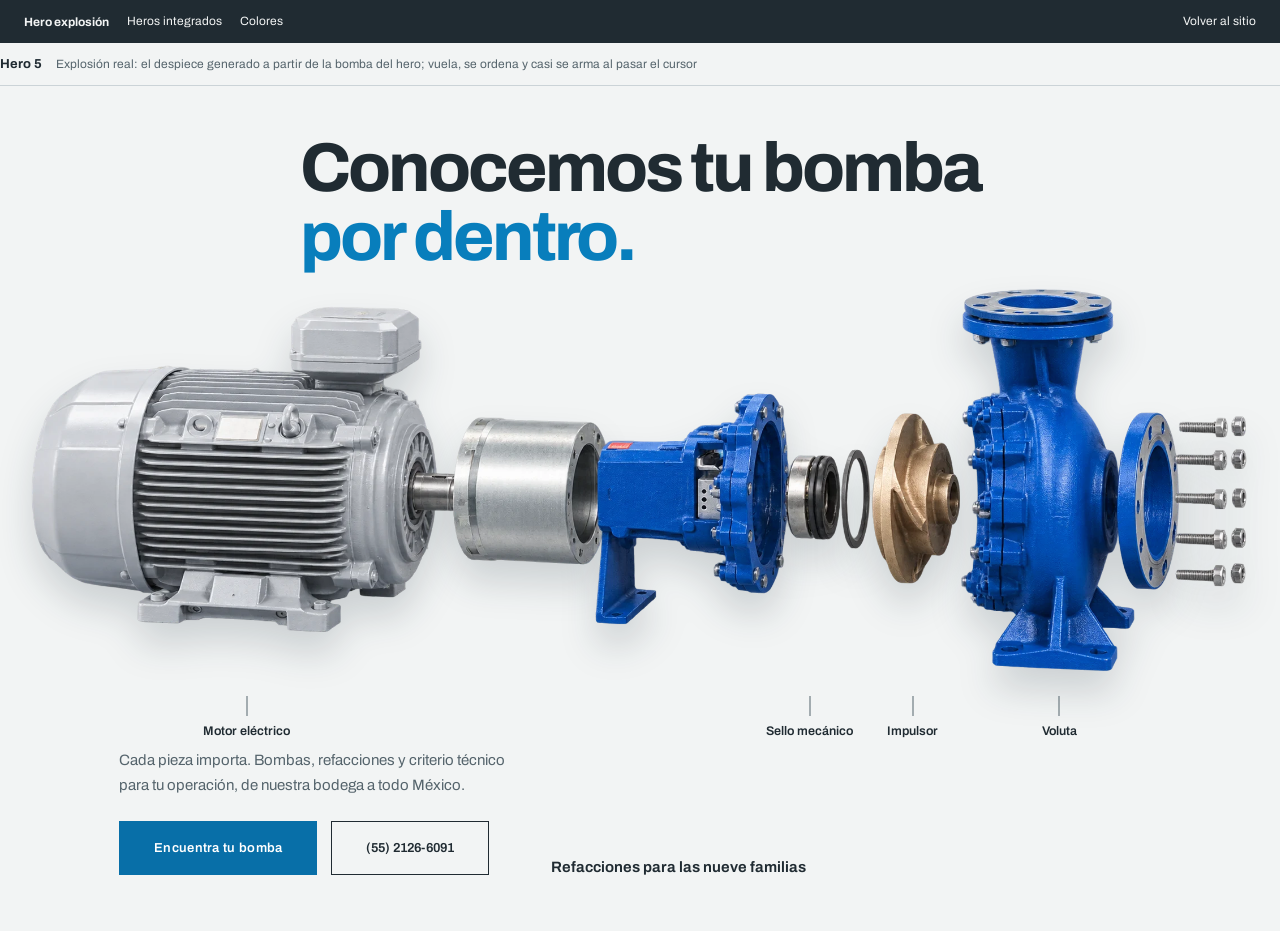
<file: heros3.html>
<!doctype html>
<html lang="es">
<head>
  <meta charset="UTF-8">
  <meta name="viewport" content="width=device-width, initial-scale=1">
  <title>ASIPS | Hero explosión</title>
  <link rel="icon" href="assets/logo.jpeg">
  <link rel="stylesheet" href="styles.css">
  <style>
    .pick{position:sticky;top:0;z-index:9;display:flex;gap:18px;align-items:center;background:var(--ink);color:var(--bg);padding:10px 24px;font-size:12px}
    .pick a{color:inherit;border-bottom:1px solid transparent;padding:4px 0}
    .pick a:hover{border-color:currentColor;color:inherit}
    .variant-label{display:flex;align-items:baseline;gap:14px;padding:14px 0;border-bottom:1px solid var(--line)}
    .variant-label strong{font-size:13px}
    .variant-label span{font-size:12px;color:var(--muted)}
    .lead{font-size:15px;max-width:400px;color:var(--muted)}
    .actions{display:flex;gap:14px;margin-top:24px;flex-wrap:wrap}

    .exf{position:relative;min-height:92svh;overflow:clip;display:flex;flex-direction:column;justify-content:space-between;padding-block:48px 56px}
    .exf .head h1{font-size:clamp(44px,5.4vw,86px);letter-spacing:-.045em;line-height:1;font-weight:750}
    .exf .head h1 em{color:var(--blue);font-style:normal}

    .art{position:relative;width:min(96%,1520px);margin-inline:auto;aspect-ratio:2172/724}
    .part{position:absolute;inset:0;will-change:transform}
    .part img{width:100%;height:100%;display:block;filter:drop-shadow(0 22px 18px rgba(15,31,42,.16));transition:transform .6s cubic-bezier(.2,.7,.2,1)}

    @keyframes fly{from{transform:translate(var(--fx),var(--fy)) rotate(var(--fr));opacity:0}30%{opacity:1}to{transform:none;opacity:1}}
    .part{animation:fly 1.05s cubic-bezier(.2,.75,.25,1) var(--d) both}
    .p-motor{--fx:-6%;--fy:-12%;--fr:-6deg;--d:.05s}
    .p-acople{--fx:-3%;--fy:14%;--fr:4deg;--d:.15s}
    .p-soporte{--fx:-2%;--fy:-16%;--fr:-5deg;--d:.25s}
    .p-sello{--fx:0%;--fy:18%;--fr:6deg;--d:.35s}
    .p-empaque{--fx:0%;--fy:-22%;--fr:-8deg;--d:.43s}
    .p-impulsor{--fx:2%;--fy:16%;--fr:9deg;--d:.5s}
    .p-voluta{--fx:5%;--fy:-10%;--fr:5deg;--d:.6s}
    .p-brida{--fx:7%;--fy:12%;--fr:-7deg;--d:.7s}
    .p-tornillos{--fx:9%;--fy:-14%;--fr:10deg;--d:.78s}

    /* al pasar el cursor las piezas se acercan: la bomba casi se arma */
    .art:hover .p-motor img{transform:translateX(2.6%)}
    .art:hover .p-acople img{transform:translateX(1.8%)}
    .art:hover .p-soporte img{transform:translateX(1.1%)}
    .art:hover .p-sello img{transform:translateX(.7%)}
    .art:hover .p-empaque img{transform:translateX(.45%)}
    .art:hover .p-impulsor img{transform:translateX(.25%)}
    .art:hover .p-voluta img{transform:translateX(-1.6%)}
    .art:hover .p-brida img{transform:translateX(-3.6%)}
    .art:hover .p-tornillos img{transform:translateX(-5.2%)}

    .calls{position:relative;width:min(96%,1520px);margin:14px auto 0;height:52px}
    .call{position:absolute;top:0;transform:translateX(-50%);display:flex;flex-direction:column;align-items:center;gap:8px;font-size:12.5px;font-weight:600;color:var(--ink);white-space:nowrap;opacity:0;animation:call-in .5s ease var(--cd) forwards}
    .call::before{content:"";width:1px;height:20px;background:var(--muted)}
    @keyframes call-in{to{opacity:1}}
    .c-motor{left:18%;--cd:1.5s}
    .c-sello{left:63.8%;--cd:1.65s}
    .c-impulsor{left:72.2%;--cd:1.8s}
    .c-voluta{left:84.1%;--cd:1.95s}

    .exf .foot{display:flex;justify-content:space-between;align-items:flex-end;gap:32px}
    .exf .foot .contact{font-weight:650;font-size:15px}

    @media (prefers-reduced-motion:reduce){
      .part{animation:none}
      .part img{transition:none}
      .call{animation:none;opacity:1}
    }
    @media(max-width:900px){
      .exf{padding-block:28px 32px;min-height:auto;gap:22px}
      .exf .head h1{font-size:9.6vw}
      .c-sello,.c-impulsor{display:none}
      .call{font-size:11px}
      .exf .foot{flex-direction:column;align-items:flex-start}
    }
  </style>
</head>
<body>
  <div class="pick"><strong>Hero explosión</strong><a href="heros2.html">Heros integrados</a><a href="letras7.html">Colores</a><a href="./" style="margin-left:auto">Volver al sitio</a></div>

  <div class="wrap variant-label"><strong>Hero 5</strong><span>Explosión real: el despiece generado a partir de la bomba del hero; vuela, se ordena y casi se arma al pasar el cursor</span></div>
  <section class="exf">
    <div class="wrap head">
      <h1>Conocemos tu bomba<br><em>por dentro.</em></h1>
    </div>
    <div>
      <div class="art" aria-label="Despiece de bomba centrífuga: motor, acople, soporte, sello, empaque, impulsor, voluta, brida y tornillería">
        <div class="part p-motor"><img src="assets/xp-motor.webp" alt=""></div>
        <div class="part p-acople"><img src="assets/xp-acople.webp" alt=""></div>
        <div class="part p-soporte"><img src="assets/xp-soporte.webp" alt=""></div>
        <div class="part p-sello"><img src="assets/xp-sello.webp" alt=""></div>
        <div class="part p-empaque"><img src="assets/xp-empaque.webp" alt=""></div>
        <div class="part p-impulsor"><img src="assets/xp-impulsor.webp" alt=""></div>
        <div class="part p-voluta"><img src="assets/xp-voluta.webp" alt=""></div>
        <div class="part p-brida"><img src="assets/xp-brida.webp" alt=""></div>
        <div class="part p-tornillos"><img src="assets/xp-tornillos.webp" alt=""></div>
      </div>
      <div class="calls" aria-hidden="true">
        <span class="call c-motor">Motor eléctrico</span>
        <span class="call c-sello">Sello mecánico</span>
        <span class="call c-impulsor">Impulsor</span>
        <span class="call c-voluta">Voluta</span>
      </div>
    </div>
    <div class="wrap foot">
      <div>
        <p class="lead">Cada pieza importa. Bombas, refacciones y criterio técnico para tu operación, de nuestra bodega a todo México.</p>
        <div class="actions"><a class="button" href="#">Encuentra tu bomba</a><a class="ghost" href="tel:+525521266091">(55) 2126-6091</a></div>
      </div>
      <a class="contact" href="#">Refacciones para las nueve familias</a>
    </div>
  </section>

</body>
</html>
</file>
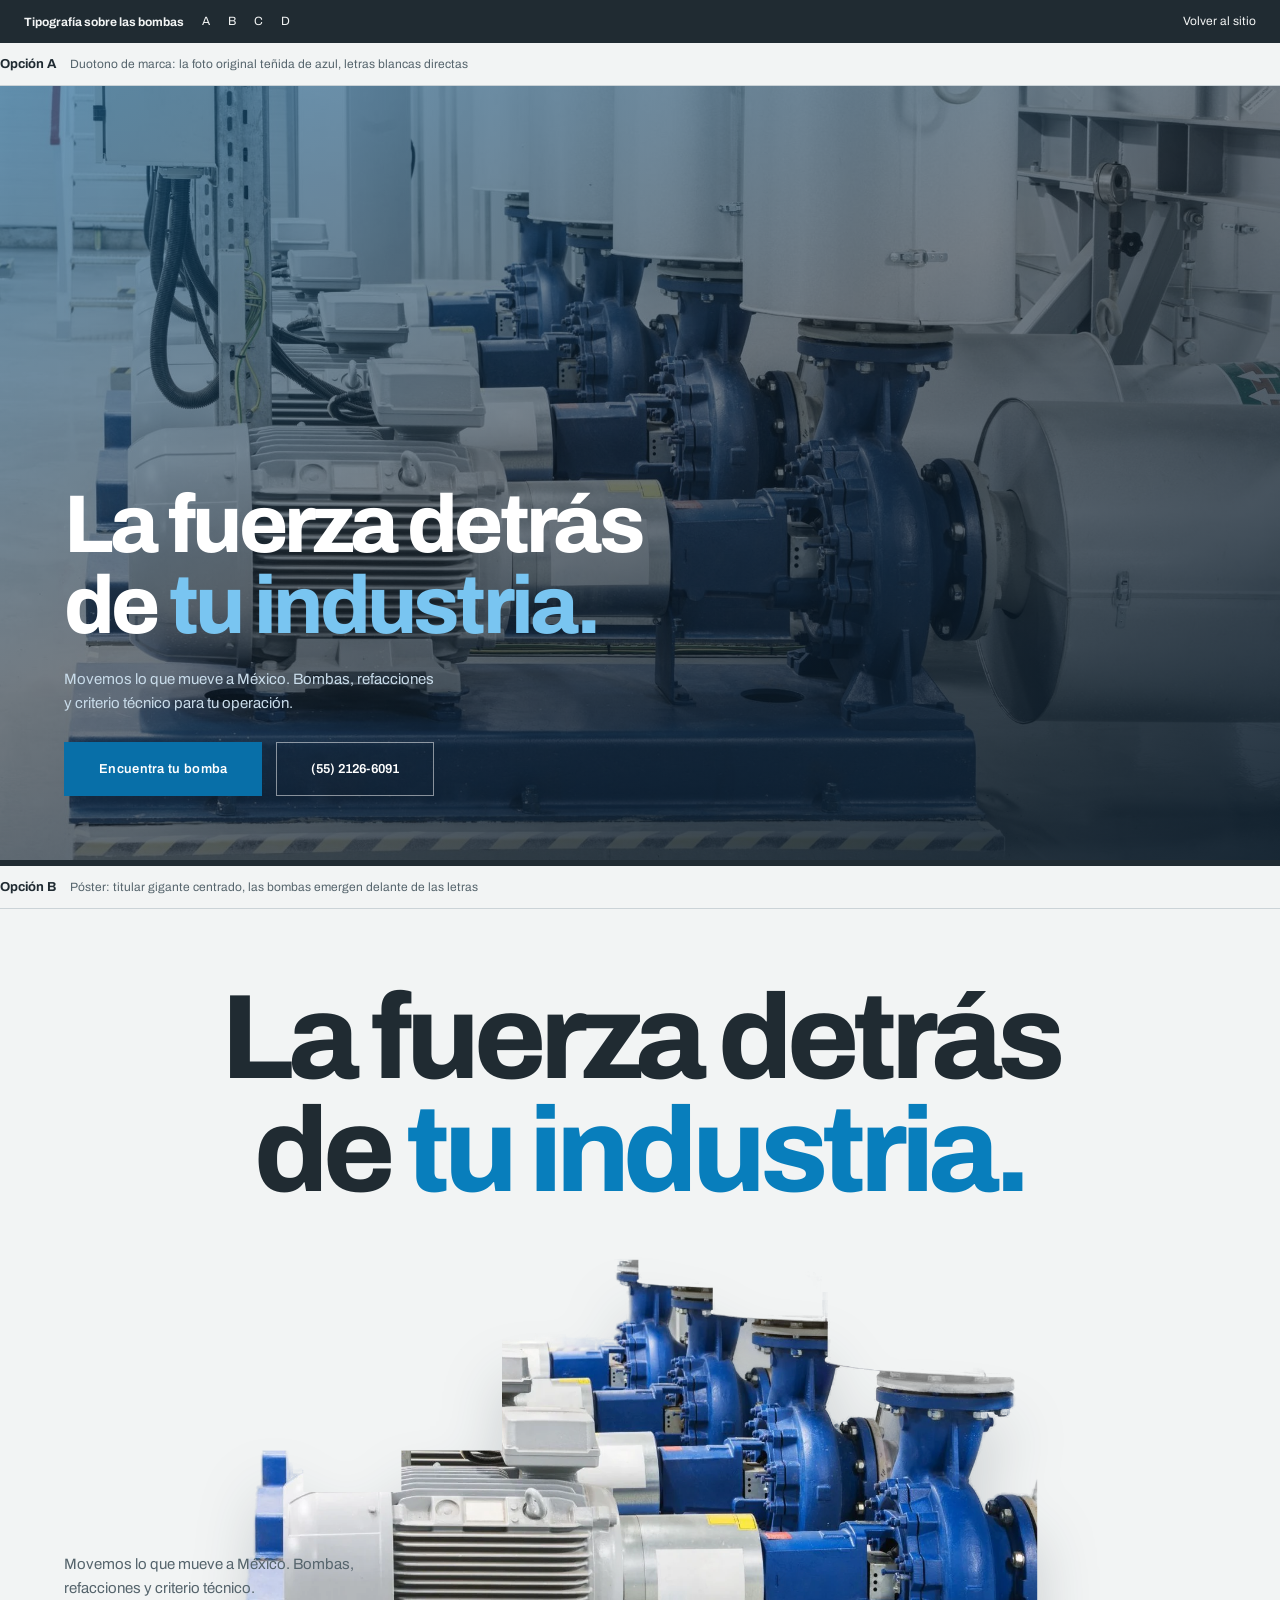
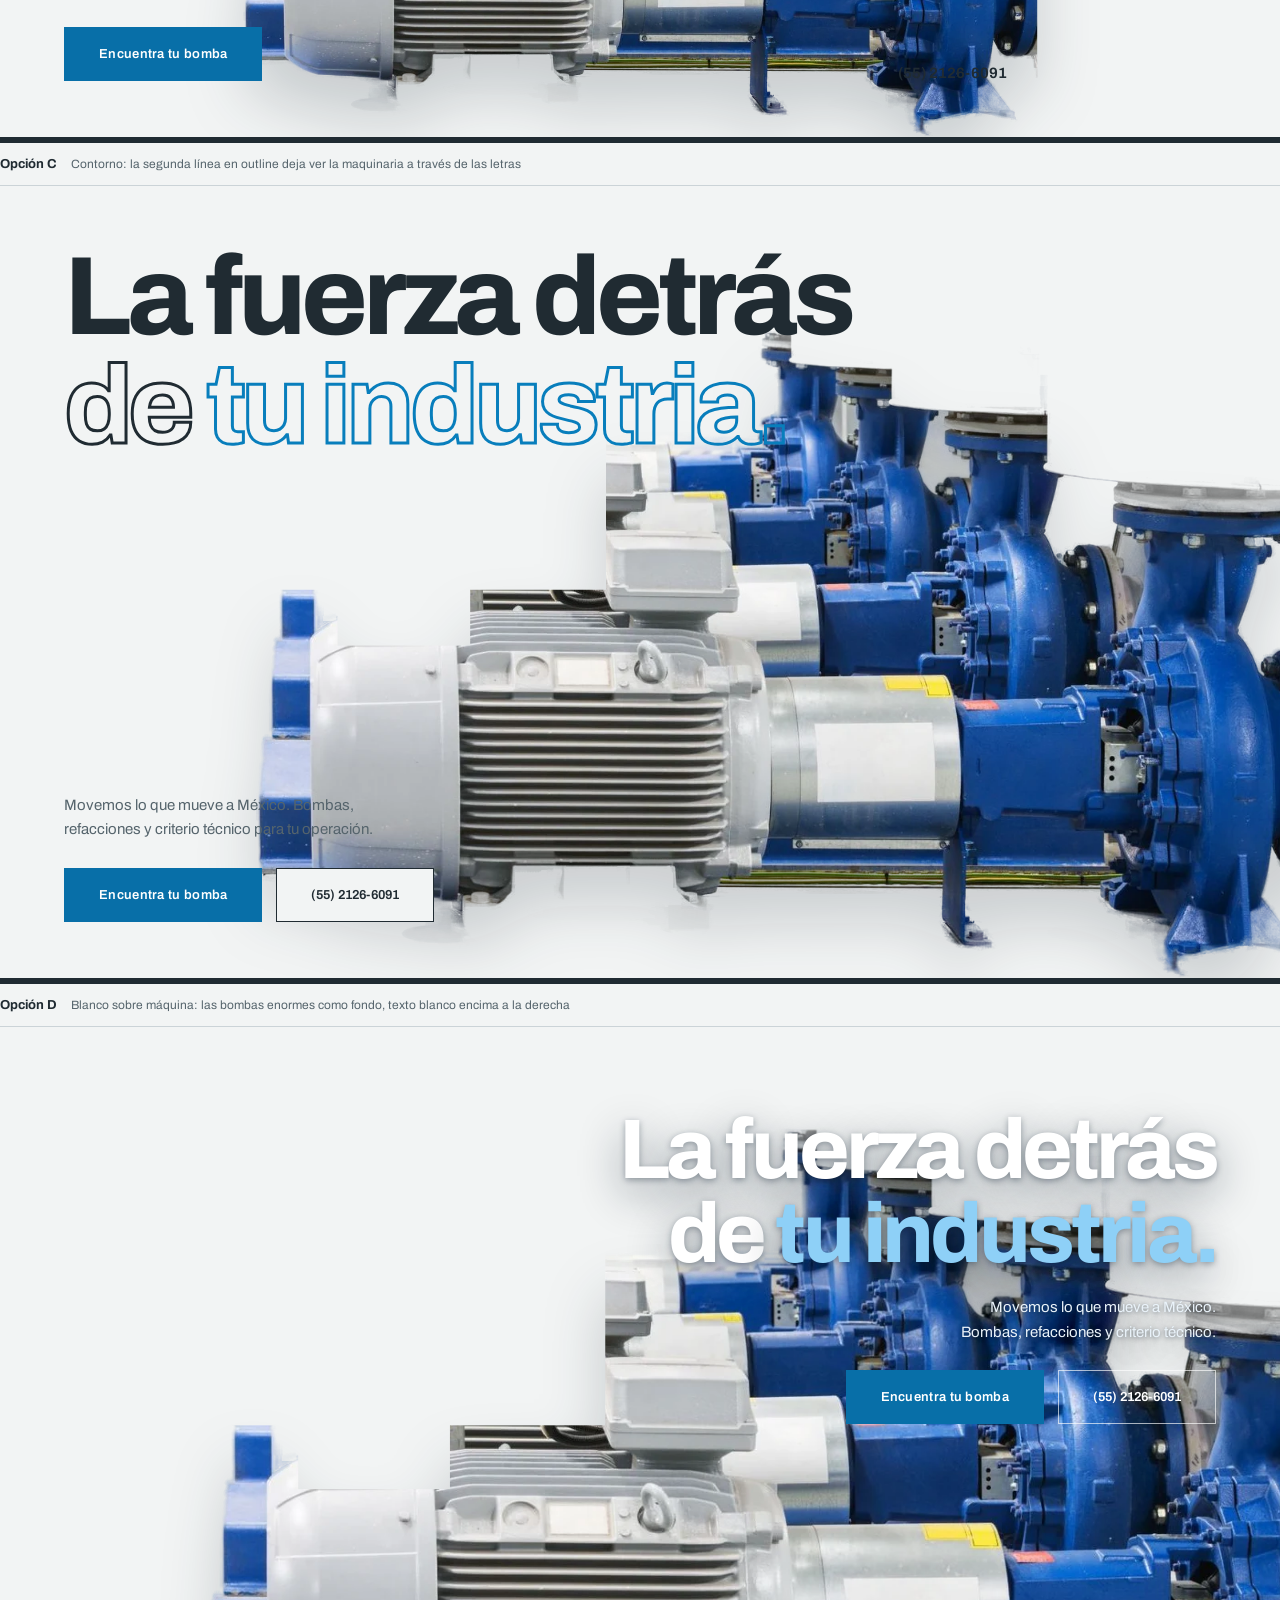
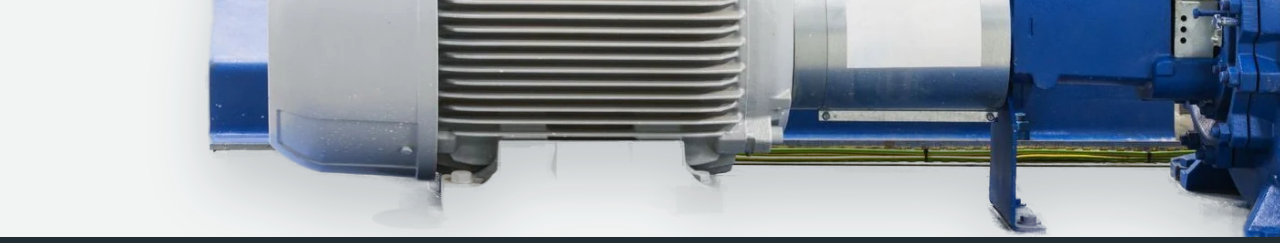
<file: letras.html>
<!doctype html>
<html lang="es">
<head>
  <meta charset="UTF-8">
  <meta name="viewport" content="width=device-width, initial-scale=1">
  <title>ASIPS | Comparador de tipografía del hero</title>
  <link rel="icon" href="assets/logo.jpeg">
  <link rel="stylesheet" href="styles.css">
  <style>
    .pick{position:sticky;top:0;z-index:5;display:flex;gap:18px;align-items:center;background:var(--ink);color:var(--bg);padding:10px 24px;font-size:12px}
    .pick a{color:inherit;border-bottom:1px solid transparent;padding:4px 0}
    .pick a:hover{border-color:currentColor;color:inherit}
    .variant-label{display:flex;align-items:baseline;gap:14px;padding:14px 0;border-bottom:1px solid var(--line)}
    .variant-label strong{font-size:13px}
    .variant-label span{font-size:12px;color:var(--muted)}
    .demo{border-bottom:6px solid var(--ink)}
    .lead{font-size:15px;max-width:380px}
    .actions{display:flex;gap:14px;margin-top:26px;flex-wrap:wrap}

    /* A: duotono de marca */
    .la{position:relative;min-height:86svh;display:flex;align-items:flex-end;overflow:hidden;background:#0a1b2a}
    .la>img{position:absolute;inset:0;width:100%;height:100%;object-fit:cover;filter:grayscale(.6) contrast(1.02)}
    .la .tint{position:absolute;inset:0;background:linear-gradient(155deg,rgba(9,86,138,.6) 0%,rgba(10,27,42,.55) 45%,rgba(10,27,42,.92) 100%)}
    .la .inner{position:relative;width:100%;padding-bottom:64px}
    .la h1{font-size:clamp(52px,6.4vw,104px);letter-spacing:-.045em;line-height:.99;font-weight:750;color:#fff}
    .la h1 em{color:#79c5f1;font-style:normal}
    .la .lead{color:#c9dcea;margin-top:20px}
    .la .ghostw{display:inline-flex;align-items:center;justify-content:center;min-height:54px;padding:16px 34px;border:1px solid rgba(255,255,255,.5);color:#fff;font-size:13px;font-weight:600}

    /* B: palabra gigante detrás del producto */
    .lb{position:relative;min-height:92svh;overflow:hidden;display:flex;flex-direction:column;justify-content:flex-start}
    .lb h1{margin-top:8vh;text-align:center;font-size:clamp(64px,9.4vw,150px);letter-spacing:-.05em;line-height:.94;font-weight:750;color:var(--ink)}
    .lb h1 em{color:var(--blue);font-style:normal}
    .lb .machines{position:absolute;left:50%;transform:translateX(-50%);bottom:0;width:min(62%,980px);z-index:1;pointer-events:none}
    .lb .machines img{width:100%;height:auto;display:block;filter:drop-shadow(0 40px 30px rgba(15,31,42,.18))}
    .lb .meta{position:absolute;left:64px;bottom:56px;z-index:2}
    .lb .meta .lead{color:var(--muted);max-width:300px}
    .lb .contact{position:absolute;right:64px;bottom:56px;z-index:2;text-align:right}
    .lb .contact a{font-weight:650;font-size:15px}

    /* C: línea de contorno */
    .lc{position:relative;min-height:88svh;display:flex;align-items:center;overflow:hidden}
    .lc .machines{position:absolute;right:-4%;bottom:0;width:min(84%,1300px);z-index:1;pointer-events:none}
    .lc .machines img{width:100%;height:auto;display:block;filter:drop-shadow(0 40px 30px rgba(15,31,42,.17))}
    .lc .inner{position:relative;width:100%;align-self:stretch;display:flex;flex-direction:column;padding-block:56px}
    .lc h1{position:relative;z-index:2;font-size:clamp(56px,8.7vw,134px);letter-spacing:-.045em;line-height:.98;font-weight:750;color:var(--ink)}
    .lc h1 .outline{display:block;color:transparent;-webkit-text-stroke:3px var(--ink);paint-order:stroke}
    .lc h1 .outline em{color:transparent;-webkit-text-stroke-color:var(--blue);font-style:normal}
    .lc .meta{position:relative;z-index:2;margin-top:auto}
    .lc .meta .lead{color:var(--muted);max-width:330px}

    /* D: blanco sobre la maquinaria */
    .ld{position:relative;min-height:90svh;overflow:hidden;display:flex;align-items:flex-start}
    .ld .machines{position:absolute;right:-12%;bottom:-4%;width:min(96%,1500px);z-index:0;pointer-events:none}
    .ld .machines img{width:100%;height:auto;display:block;filter:drop-shadow(0 40px 30px rgba(15,31,42,.2))}
    .ld .inner{position:relative;z-index:1;width:100%;padding-top:9vh;display:flex;flex-direction:column;align-items:flex-end}
    .ld h1{text-align:right;font-size:clamp(52px,6.6vw,108px);letter-spacing:-.045em;line-height:1;font-weight:750;color:#fff;text-shadow:0 2px 6px rgba(10,27,42,.35),0 14px 44px rgba(10,27,42,.45)}
    .ld h1 em{color:#8ed0f7;font-style:normal}
    .ld .lead{color:#eaf3fa;text-align:right;text-shadow:0 1px 4px rgba(10,27,42,.5),0 8px 26px rgba(10,27,42,.5);margin-top:18px}
    .ld .actions{justify-content:flex-end}
    .ld .ghostw{display:inline-flex;align-items:center;justify-content:center;min-height:54px;padding:16px 34px;border:1px solid rgba(255,255,255,.65);color:#fff;font-size:13px;font-weight:600}

    @media(max-width:900px){
      .la .inner{padding-bottom:40px}
      .lb h1{font-size:13vw}
      .lb .machines{width:100%}
      .lb .contact{display:none}
      .lb .meta{left:22px;bottom:34px}
      .lc h1{font-size:11.5vw}
      .lc .machines{width:120%;right:-15%}
      .ld .machines{width:150%;right:-30%}
    }
  </style>
</head>
<body>
  <div class="pick"><strong>Tipografía sobre las bombas</strong><a href="#opcion-a">A</a><a href="#opcion-b">B</a><a href="#opcion-c">C</a><a href="#opcion-d">D</a><a href="./" style="margin-left:auto">Volver al sitio</a></div>

  <!-- ===== A ===== -->
  <div class="demo" id="opcion-a">
    <div class="wrap variant-label"><strong>Opción A</strong><span>Duotono de marca: la foto original teñida de azul, letras blancas directas</span></div>
    <section class="la">
      <img src="assets/hero.jpeg" alt="Sala de bombas centrífugas">
      <div class="tint" aria-hidden="true"></div>
      <div class="inner wrap">
        <h1>La fuerza detrás<br>de <em>tu industria.</em></h1>
        <p class="lead">Movemos lo que mueve a México. Bombas, refacciones y criterio técnico para tu operación.</p>
        <div class="actions"><a class="button" href="#">Encuentra tu bomba</a><a class="ghostw" href="tel:+525521266091">(55) 2126-6091</a></div>
      </div>
    </section>
  </div>

  <!-- ===== B ===== -->
  <div class="demo" id="opcion-b">
    <div class="wrap variant-label"><strong>Opción B</strong><span>Póster: titular gigante centrado, las bombas emergen delante de las letras</span></div>
    <section class="lb">
      <h1>La fuerza detrás<br>de <em>tu industria.</em></h1>
      <figure class="machines"><img src="assets/hero-pumps.webp" alt="Tren de bombas centrífugas"></figure>
      <div class="meta">
        <p class="lead">Movemos lo que mueve a México. Bombas, refacciones y criterio técnico.</p>
        <div class="actions"><a class="button" href="#">Encuentra tu bomba</a></div>
      </div>
      <div class="contact"><a href="tel:+525521266091">(55) 2126-6091</a></div>
    </section>
  </div>

  <!-- ===== C ===== -->
  <div class="demo" id="opcion-c">
    <div class="wrap variant-label"><strong>Opción C</strong><span>Contorno: la segunda línea en outline deja ver la maquinaria a través de las letras</span></div>
    <section class="lc">
      <figure class="machines"><img src="assets/hero-pumps.webp" alt="Tren de bombas centrífugas"></figure>
      <div class="inner wrap">
        <h1>La fuerza detrás<span class="outline">de <em>tu industria.</em></span></h1>
        <div class="meta">
          <p class="lead">Movemos lo que mueve a México. Bombas, refacciones y criterio técnico para tu operación.</p>
          <div class="actions"><a class="button" href="#">Encuentra tu bomba</a><a class="ghost" href="tel:+525521266091">(55) 2126-6091</a></div>
        </div>
      </div>
    </section>
  </div>

  <!-- ===== D ===== -->
  <div class="demo" id="opcion-d">
    <div class="wrap variant-label"><strong>Opción D</strong><span>Blanco sobre máquina: las bombas enormes como fondo, texto blanco encima a la derecha</span></div>
    <section class="ld">
      <figure class="machines"><img src="assets/hero-pumps.webp" alt="Tren de bombas centrífugas"></figure>
      <div class="inner wrap">
        <h1>La fuerza detrás<br>de <em>tu industria.</em></h1>
        <p class="lead">Movemos lo que mueve a México.<br>Bombas, refacciones y criterio técnico.</p>
        <div class="actions"><a class="button" href="#">Encuentra tu bomba</a><a class="ghostw" href="tel:+525521266091">(55) 2126-6091</a></div>
      </div>
    </section>
  </div>

</body>
</html>
</file>
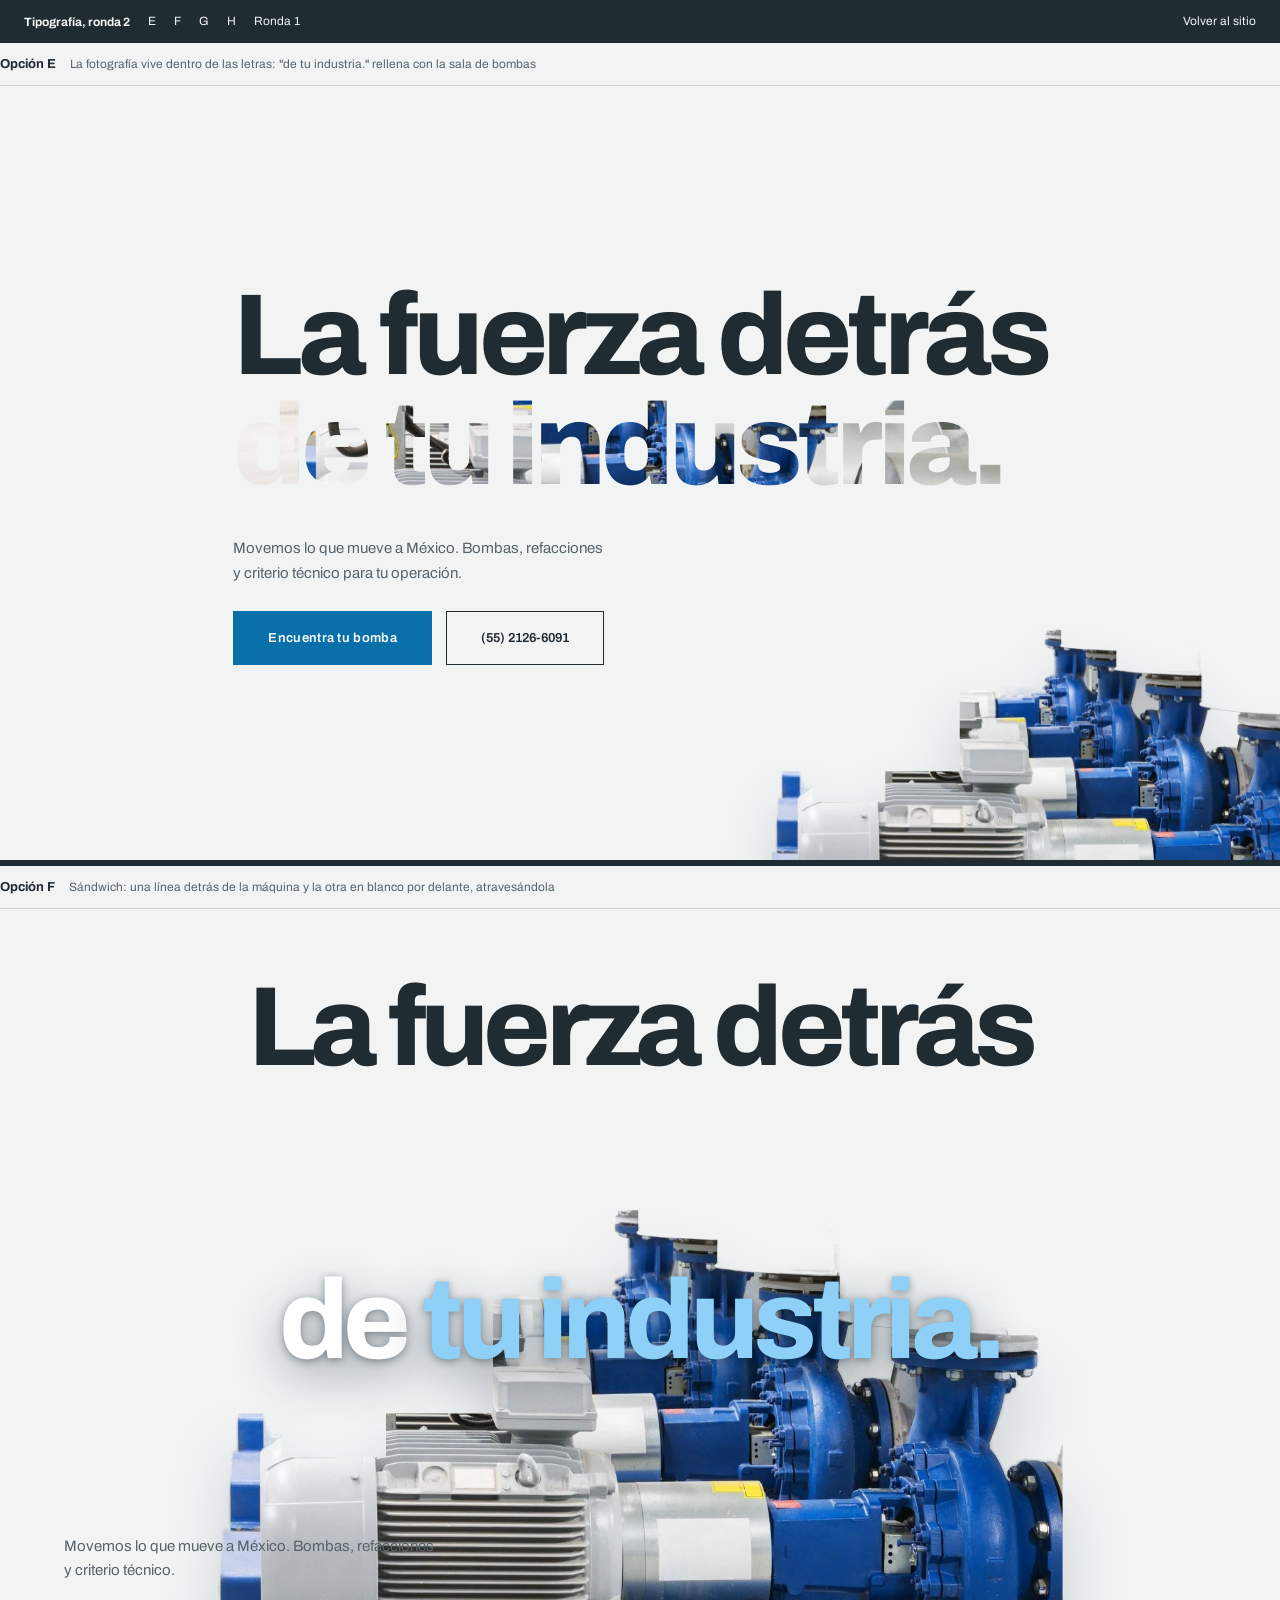
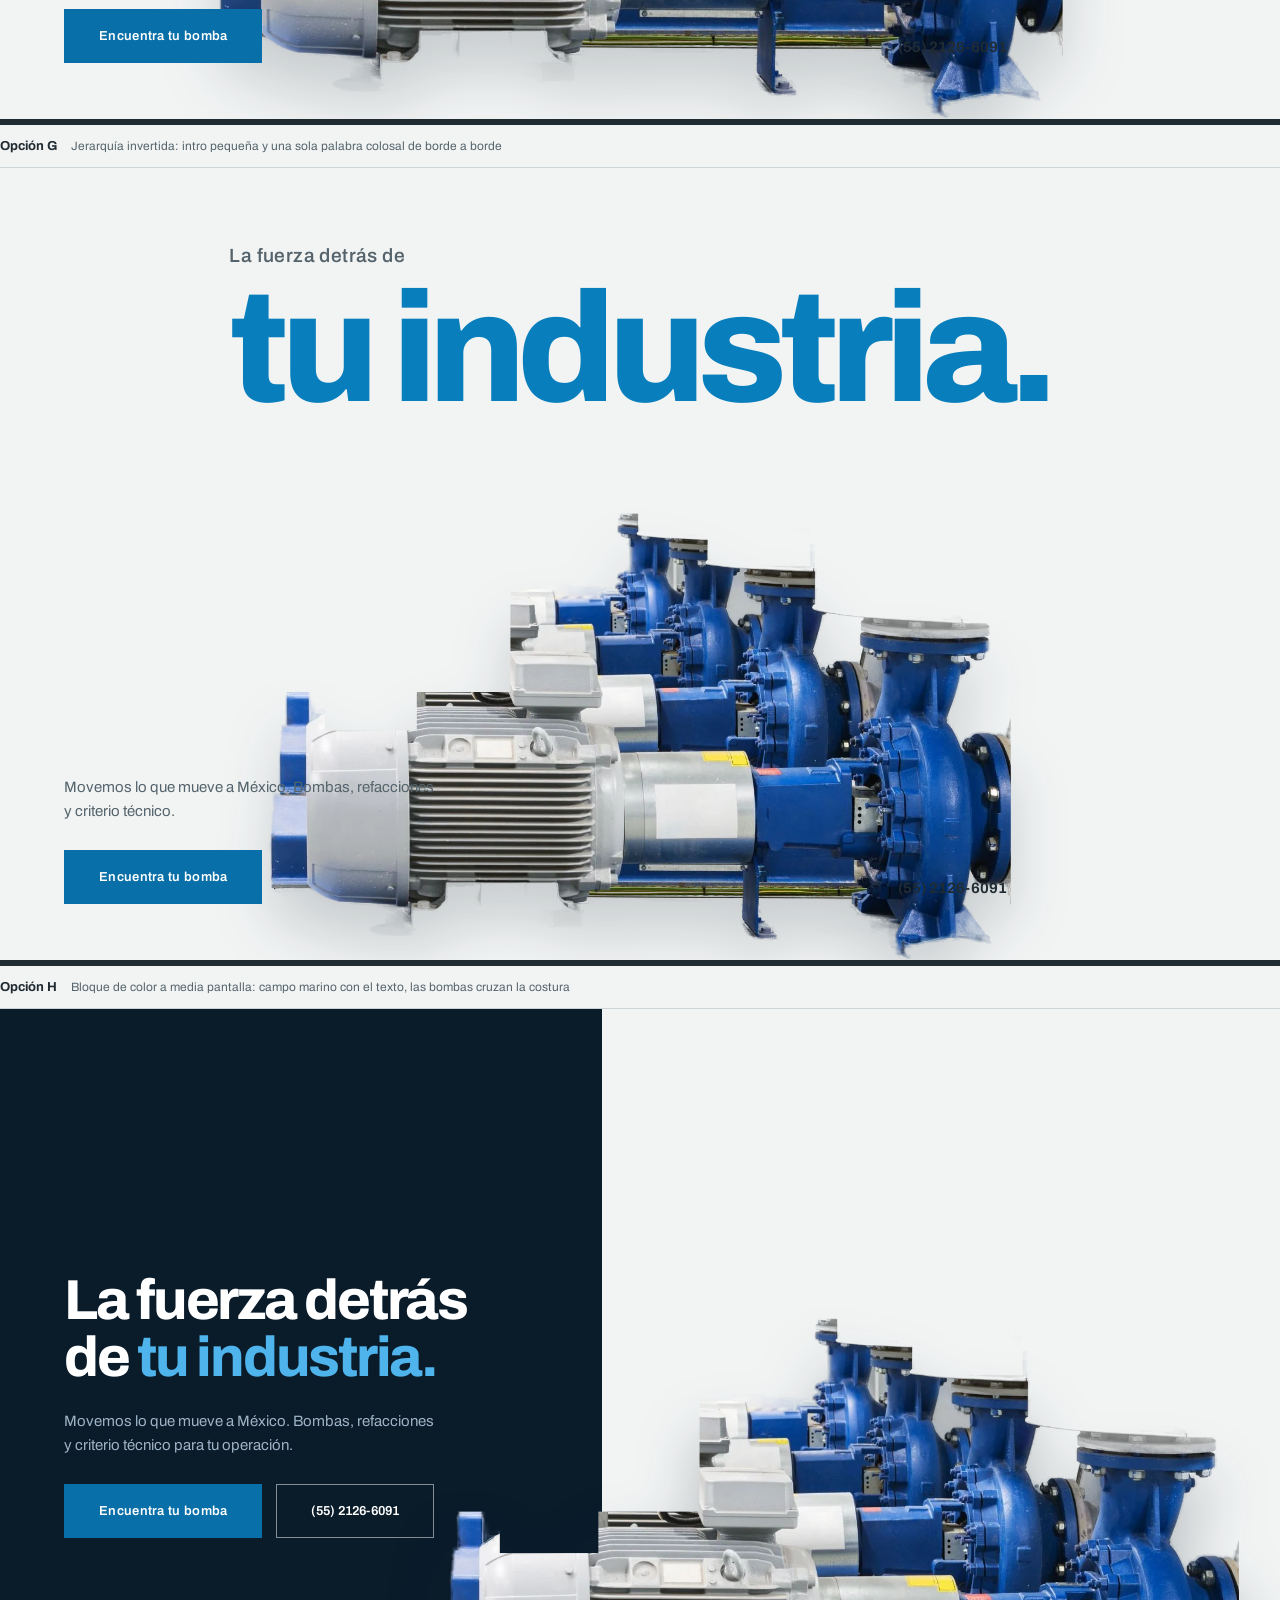
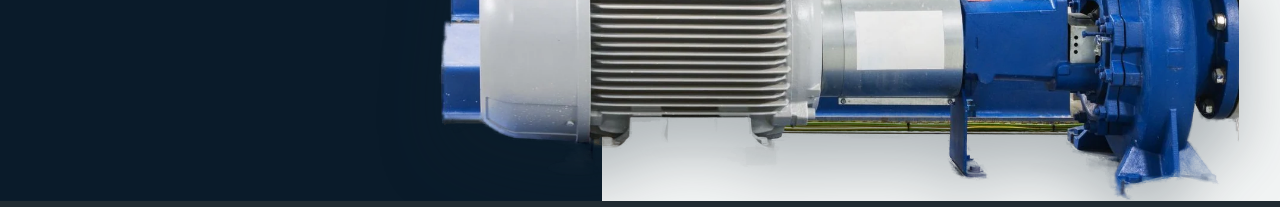
<file: letras2.html>
<!doctype html>
<html lang="es">
<head>
  <meta charset="UTF-8">
  <meta name="viewport" content="width=device-width, initial-scale=1">
  <title>ASIPS | Tipografía sobre las bombas, ronda 2</title>
  <link rel="icon" href="assets/logo.jpeg">
  <link rel="stylesheet" href="styles.css">
  <style>
    .pick{position:sticky;top:0;z-index:5;display:flex;gap:18px;align-items:center;background:var(--ink);color:var(--bg);padding:10px 24px;font-size:12px}
    .pick a{color:inherit;border-bottom:1px solid transparent;padding:4px 0}
    .pick a:hover{border-color:currentColor;color:inherit}
    .variant-label{display:flex;align-items:baseline;gap:14px;padding:14px 0;border-bottom:1px solid var(--line)}
    .variant-label strong{font-size:13px}
    .variant-label span{font-size:12px;color:var(--muted)}
    .demo{border-bottom:6px solid var(--ink)}
    .lead{font-size:15px;max-width:380px;color:var(--muted)}
    .actions{display:flex;gap:14px;margin-top:26px;flex-wrap:wrap}

    /* E: la foto vive dentro de las letras */
    .le{position:relative;min-height:86svh;display:flex;flex-direction:column;justify-content:center;overflow:hidden}
    .le h1{font-size:clamp(58px,9vw,140px);letter-spacing:-.045em;line-height:.96;font-weight:750;color:var(--ink)}
    .le h1 .clip{display:block;background-image:url('assets/hero.jpeg');background-size:cover;background-position:center 38%;-webkit-background-clip:text;background-clip:text;color:transparent;font-weight:800}
    .le .row{display:flex;justify-content:space-between;align-items:flex-end;gap:48px;margin-top:34px}
    .le .machines{position:absolute;right:-6%;bottom:-16%;width:min(46%,720px);z-index:1;pointer-events:none}
    .le .machines img{width:100%;height:auto;display:block;filter:drop-shadow(0 30px 26px rgba(15,31,42,.16))}

    /* F: sándwich, el texto atraviesa la máquina */
    .lf{position:relative;min-height:90svh;overflow:hidden;display:flex;flex-direction:column}
    .lf .back{position:relative;z-index:0;margin-top:7vh;text-align:center;font-size:clamp(60px,8.8vw,140px);letter-spacing:-.05em;line-height:1;font-weight:750;color:var(--ink)}
    .lf .machines{position:absolute;left:50%;transform:translateX(-50%);bottom:0;width:min(66%,1040px);z-index:1;pointer-events:none}
    .lf .machines img{width:100%;height:auto;display:block;filter:drop-shadow(0 40px 30px rgba(15,31,42,.18))}
    .lf .front{position:absolute;left:0;right:0;top:44%;z-index:2;text-align:center;font-size:clamp(60px,8.8vw,140px);letter-spacing:-.05em;line-height:1;font-weight:750;color:#fff;text-shadow:0 2px 8px rgba(10,27,42,.4),0 16px 48px rgba(10,27,42,.42)}
    .lf .front em{color:#8ed0f7;font-style:normal}
    .lf .meta{position:absolute;left:64px;bottom:56px;z-index:3}
    .lf .contact{position:absolute;right:64px;bottom:64px;z-index:3}
    .lf .contact a{font-weight:650;font-size:15px}

    /* G: jerarquía invertida, una sola palabra colosal */
    .lg{position:relative;min-height:88svh;overflow:hidden;display:flex;flex-direction:column;justify-content:flex-start}
    .lg .intro{margin-top:8vh;font-size:clamp(16px,1.5vw,22px);font-weight:550;color:var(--muted);letter-spacing:.4px}
    .lg h1{margin-top:6px;font-size:clamp(64px,12.2vw,196px);letter-spacing:-.055em;line-height:.92;font-weight:800;color:var(--ink);white-space:nowrap}
    .lg h1 em{color:var(--blue);font-style:normal}
    .lg .machines{position:absolute;left:50%;transform:translateX(-50%);bottom:0;width:min(58%,900px);z-index:1;pointer-events:none}
    .lg .machines img{width:100%;height:auto;display:block;filter:drop-shadow(0 36px 28px rgba(15,31,42,.18))}
    .lg .meta{position:absolute;left:64px;bottom:56px;z-index:2}
    .lg .contact{position:absolute;right:64px;bottom:64px;z-index:2}
    .lg .contact a{font-weight:650;font-size:15px}

    /* H: bloque de color a media pantalla */
    .lh{position:relative;min-height:88svh;overflow:hidden;display:grid;grid-template-columns:47% 53%}
    .lh .field{background:#0A1B2A;display:flex;flex-direction:column;justify-content:center;padding:64px;box-sizing:border-box}
    .lh h1{font-size:clamp(44px,4.4vw,72px);letter-spacing:-.04em;line-height:1.02;font-weight:750;color:#fff}
    .lh h1 em{color:#4FB3EC;font-style:normal}
    .lh .field .lead{color:#9DB4C6;margin-top:22px}
    .lh .ghostw{display:inline-flex;align-items:center;justify-content:center;min-height:54px;padding:16px 34px;border:1px solid rgba(255,255,255,.5);color:#fff;font-size:13px;font-weight:600}
    .lh .stage{position:relative}
    .lh .machines{position:absolute;left:-24%;bottom:0;width:118%;pointer-events:none}
    .lh .machines img{width:100%;height:auto;display:block;filter:drop-shadow(0 36px 30px rgba(15,31,42,.28))}

    @media(max-width:900px){
      .le h1{font-size:12vw}
      .le .machines{width:70%;bottom:-6%}
      .lf .back,.lf .front{font-size:11.5vw}
      .lf .machines{width:100%}
      .lf .meta{left:22px;bottom:30px}
      .lf .contact{display:none}
      .lg h1{font-size:15vw}
      .lg .machines{width:96%}
      .lg .meta{left:22px;bottom:30px}
      .lg .contact{display:none}
      .lh{grid-template-columns:1fr}
      .lh .stage{min-height:340px}
      .lh .machines{left:0;width:110%}
    }
  </style>
</head>
<body>
  <div class="pick"><strong>Tipografía, ronda 2</strong><a href="#opcion-e">E</a><a href="#opcion-f">F</a><a href="#opcion-g">G</a><a href="#opcion-h">H</a><a href="letras.html">Ronda 1</a><a href="./" style="margin-left:auto">Volver al sitio</a></div>

  <!-- ===== E ===== -->
  <div class="demo" id="opcion-e">
    <div class="wrap variant-label"><strong>Opción E</strong><span>La fotografía vive dentro de las letras: "de tu industria." rellena con la sala de bombas</span></div>
    <section class="le">
      <div class="wrap">
        <h1>La fuerza detrás<span class="clip">de tu industria.</span></h1>
        <div class="row">
          <div>
            <p class="lead">Movemos lo que mueve a México. Bombas, refacciones y criterio técnico para tu operación.</p>
            <div class="actions"><a class="button" href="#">Encuentra tu bomba</a><a class="ghost" href="tel:+525521266091">(55) 2126-6091</a></div>
          </div>
        </div>
      </div>
      <figure class="machines"><img src="assets/hero-pumps.webp" alt="Tren de bombas centrífugas"></figure>
    </section>
  </div>

  <!-- ===== F ===== -->
  <div class="demo" id="opcion-f">
    <div class="wrap variant-label"><strong>Opción F</strong><span>Sándwich: una línea detrás de la máquina y la otra en blanco por delante, atravesándola</span></div>
    <section class="lf">
      <div class="back" aria-hidden="true">La fuerza detrás</div>
      <figure class="machines"><img src="assets/hero-pumps.webp" alt="Tren de bombas centrífugas"></figure>
      <h1 class="front">de <em>tu industria.</em></h1>
      <div class="meta">
        <p class="lead">Movemos lo que mueve a México. Bombas, refacciones y criterio técnico.</p>
        <div class="actions"><a class="button" href="#">Encuentra tu bomba</a></div>
      </div>
      <div class="contact"><a href="tel:+525521266091">(55) 2126-6091</a></div>
    </section>
  </div>

  <!-- ===== G ===== -->
  <div class="demo" id="opcion-g">
    <div class="wrap variant-label"><strong>Opción G</strong><span>Jerarquía invertida: intro pequeña y una sola palabra colosal de borde a borde</span></div>
    <section class="lg">
      <div class="wrap">
        <p class="intro">La fuerza detrás de</p>
        <h1><em>tu industria.</em></h1>
      </div>
      <figure class="machines"><img src="assets/hero-pumps.webp" alt="Tren de bombas centrífugas"></figure>
      <div class="meta">
        <p class="lead">Movemos lo que mueve a México. Bombas, refacciones y criterio técnico.</p>
        <div class="actions"><a class="button" href="#">Encuentra tu bomba</a></div>
      </div>
      <div class="contact"><a href="tel:+525521266091">(55) 2126-6091</a></div>
    </section>
  </div>

  <!-- ===== H ===== -->
  <div class="demo" id="opcion-h">
    <div class="wrap variant-label"><strong>Opción H</strong><span>Bloque de color a media pantalla: campo marino con el texto, las bombas cruzan la costura</span></div>
    <section class="lh">
      <div class="field">
        <h1>La fuerza detrás de <em>tu industria.</em></h1>
        <p class="lead">Movemos lo que mueve a México. Bombas, refacciones y criterio técnico para tu operación.</p>
        <div class="actions"><a class="button" href="#">Encuentra tu bomba</a><a class="ghostw" href="tel:+525521266091">(55) 2126-6091</a></div>
      </div>
      <div class="stage">
        <figure class="machines"><img src="assets/hero-pumps.webp" alt="Tren de bombas centrífugas"></figure>
      </div>
    </section>
  </div>

</body>
</html>
</file>
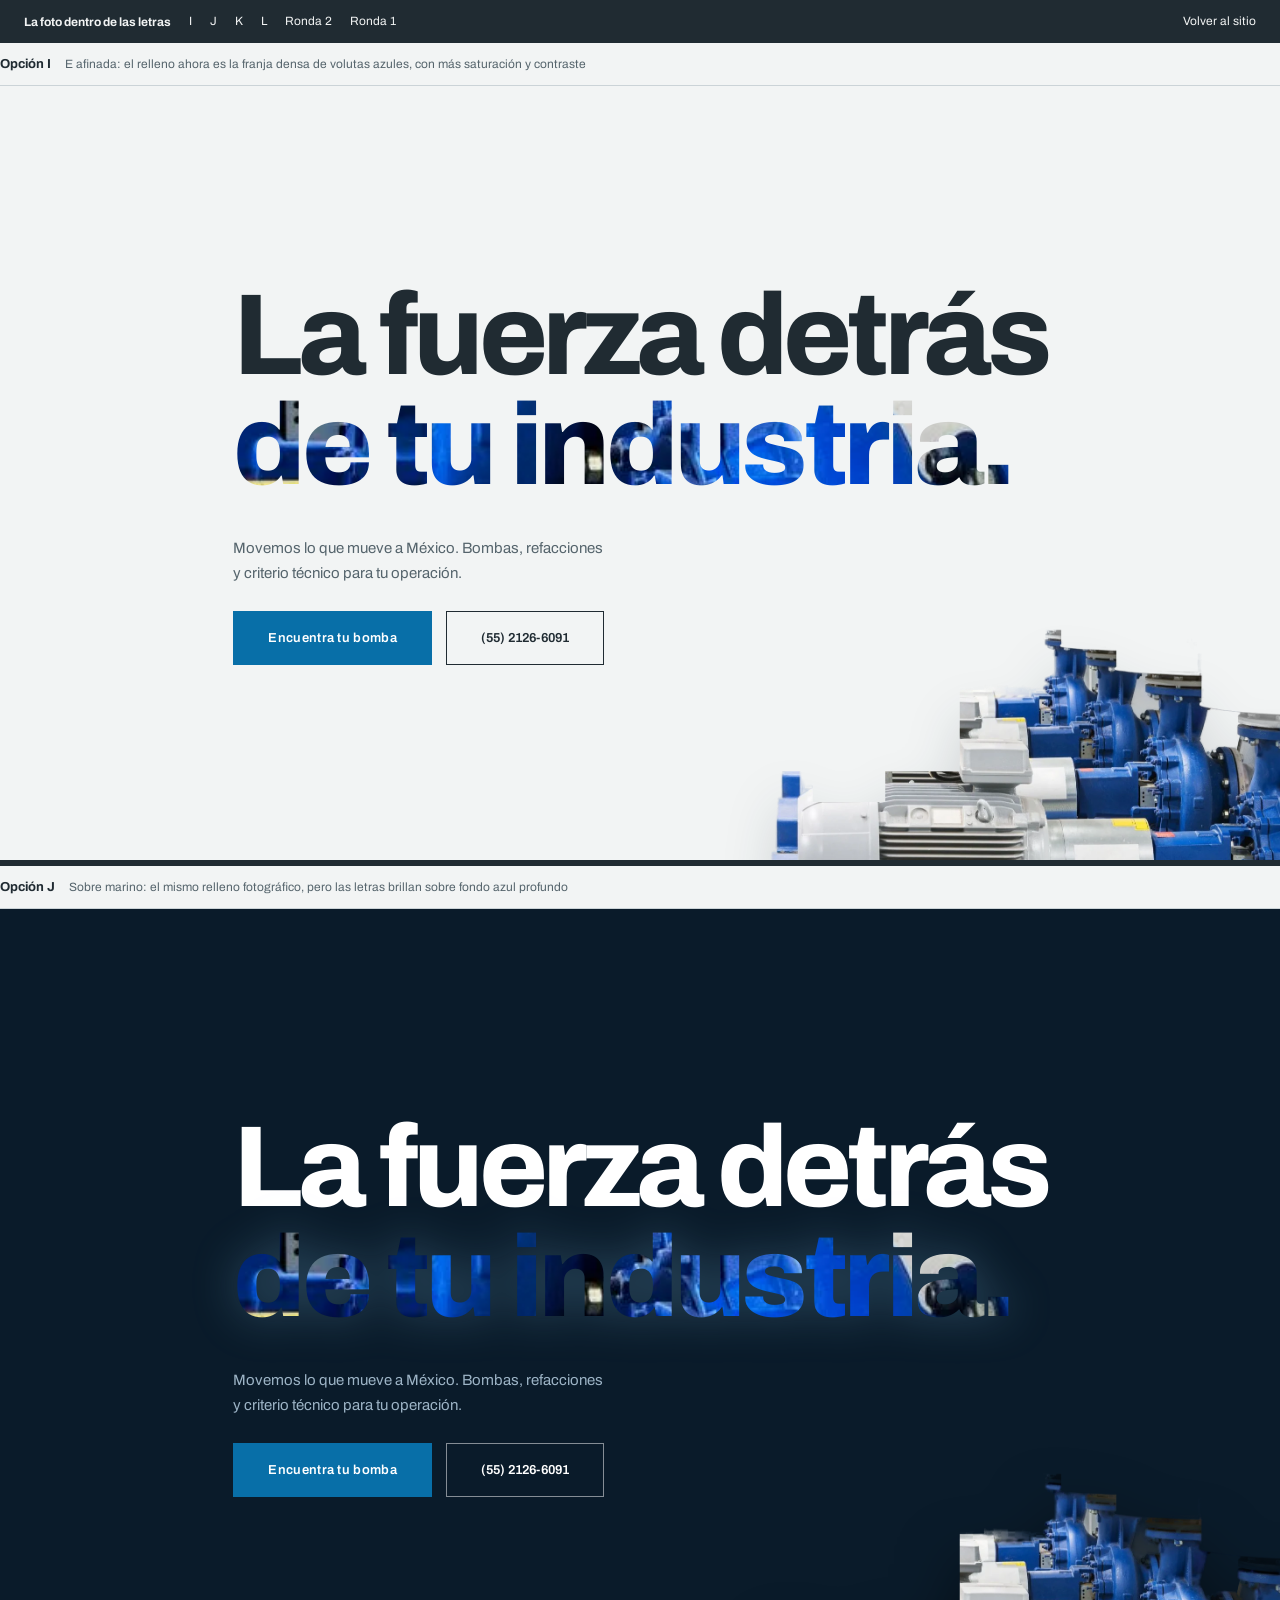
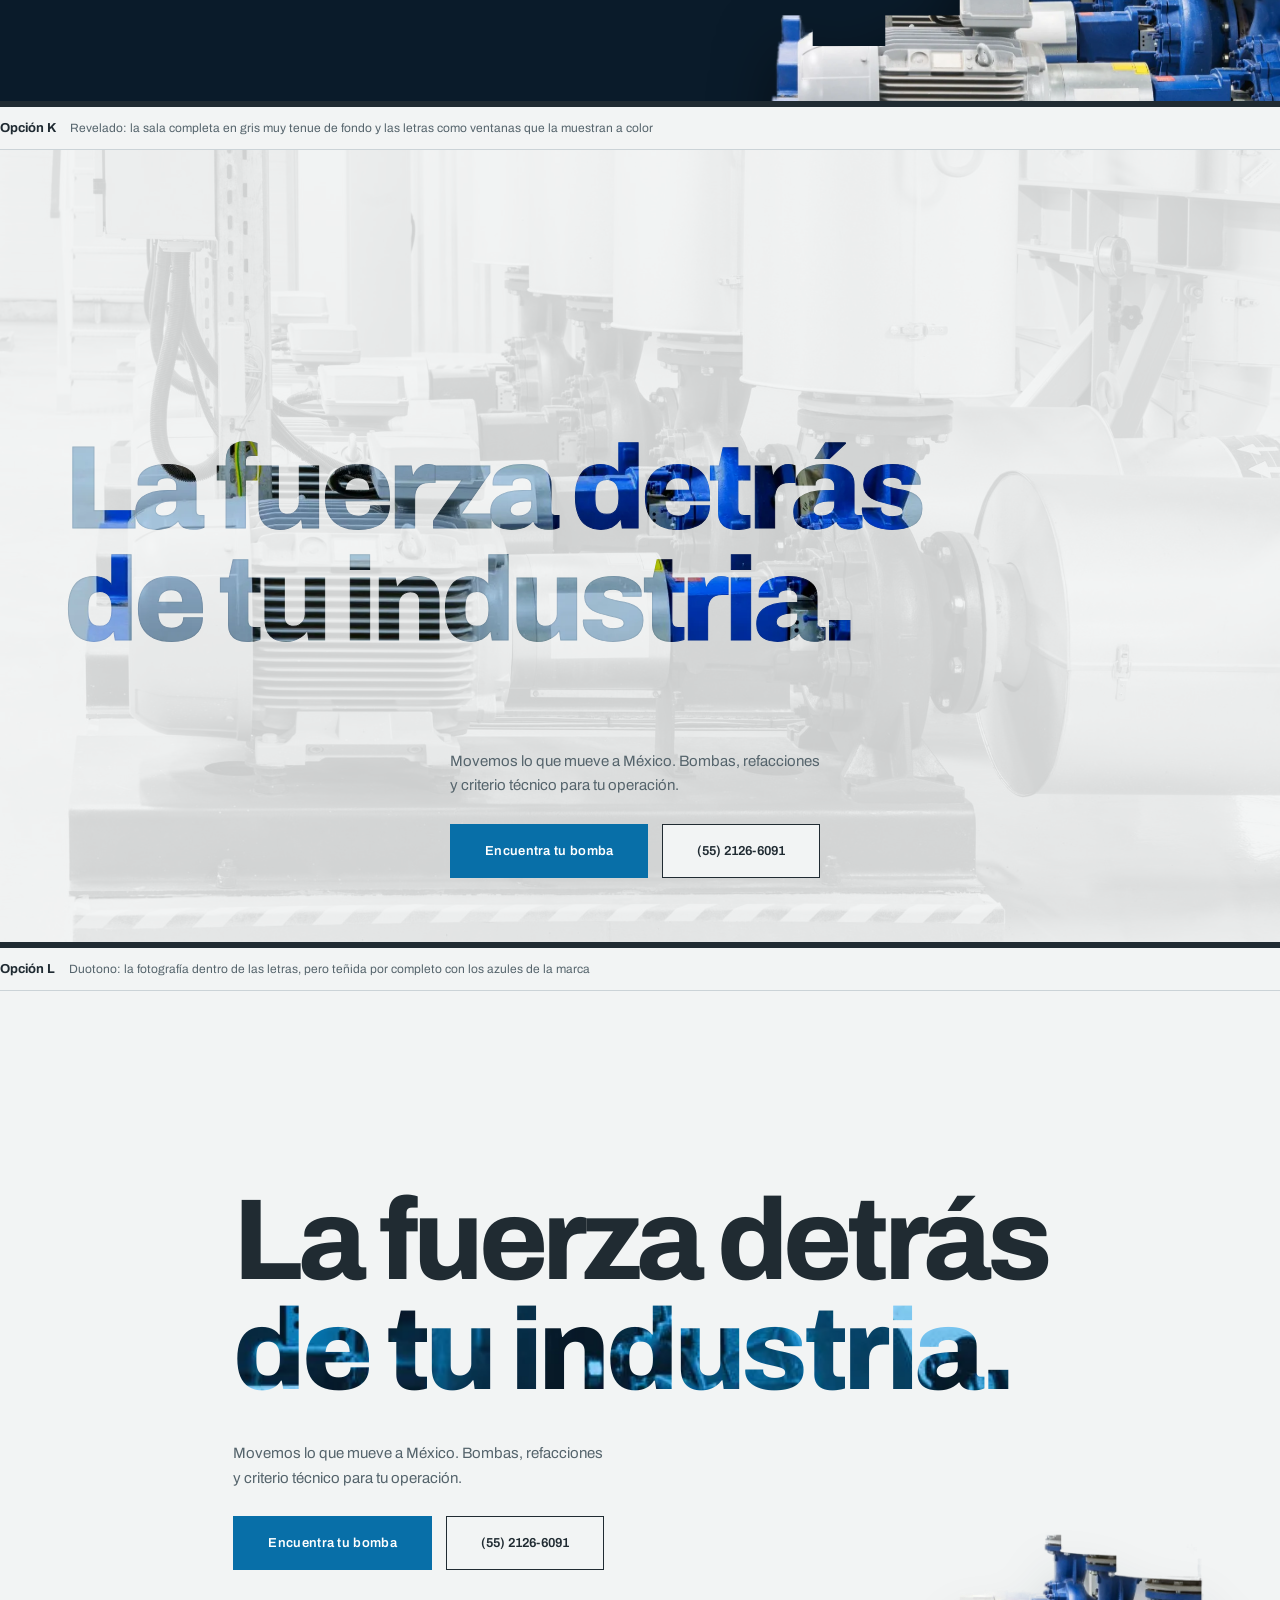
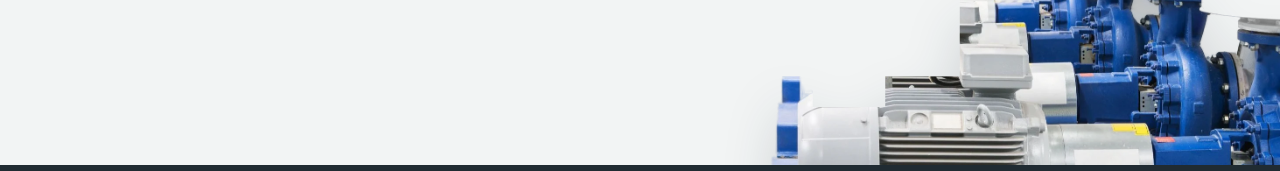
<file: letras3.html>
<!doctype html>
<html lang="es">
<head>
  <meta charset="UTF-8">
  <meta name="viewport" content="width=device-width, initial-scale=1">
  <title>ASIPS | La foto dentro de las letras, variaciones</title>
  <link rel="icon" href="assets/logo.jpeg">
  <link rel="stylesheet" href="styles.css">
  <style>
    .pick{position:sticky;top:0;z-index:5;display:flex;gap:18px;align-items:center;background:var(--ink);color:var(--bg);padding:10px 24px;font-size:12px}
    .pick a{color:inherit;border-bottom:1px solid transparent;padding:4px 0}
    .pick a:hover{border-color:currentColor;color:inherit}
    .variant-label{display:flex;align-items:baseline;gap:14px;padding:14px 0;border-bottom:1px solid var(--line)}
    .variant-label strong{font-size:13px}
    .variant-label span{font-size:12px;color:var(--muted)}
    .demo{border-bottom:6px solid var(--ink)}
    .lead{font-size:15px;max-width:380px;color:var(--muted)}
    .actions{display:flex;gap:14px;margin-top:26px;flex-wrap:wrap}

    /* I: E afinada, relleno denso de volutas */
    .li{position:relative;min-height:86svh;display:flex;flex-direction:column;justify-content:center;overflow:hidden}
    .li h1{font-size:clamp(58px,9vw,140px);letter-spacing:-.045em;line-height:.96;font-weight:750;color:var(--ink)}
    .li h1 .clip{display:block;background-image:url('assets/hero-fill.webp');background-size:cover;background-position:center 42%;-webkit-background-clip:text;background-clip:text;color:transparent;font-weight:800;letter-spacing:-.04em}
    .li .row{display:flex;justify-content:space-between;align-items:flex-end;gap:48px;margin-top:34px}
    .li .machines{position:absolute;right:-6%;bottom:-16%;width:min(46%,720px);z-index:1;pointer-events:none}
    .li .machines img{width:100%;height:auto;display:block;filter:drop-shadow(0 30px 26px rgba(15,31,42,.16))}

    /* J: la misma idea sobre campo marino */
    .lj{position:relative;min-height:88svh;display:flex;flex-direction:column;justify-content:center;overflow:hidden;background:#0A1B2A}
    .lj h1{font-size:clamp(58px,9vw,140px);letter-spacing:-.045em;line-height:.96;font-weight:750;color:#fff}
    .lj h1 .clip{display:block;background-image:url('assets/hero-fill.webp');background-size:cover;background-position:center 42%;-webkit-background-clip:text;background-clip:text;color:transparent;font-weight:800;letter-spacing:-.04em;filter:drop-shadow(0 0 22px rgba(141,208,247,.28))}
    .lj .lead{color:#9DB4C6}
    .lj .ghostw{display:inline-flex;align-items:center;justify-content:center;min-height:54px;padding:16px 34px;border:1px solid rgba(255,255,255,.5);color:#fff;font-size:13px;font-weight:600}
    .lj .machines{position:absolute;right:-6%;bottom:-16%;width:min(46%,720px);z-index:1;pointer-events:none}
    .lj .machines img{width:100%;height:auto;display:block;filter:drop-shadow(0 30px 30px rgba(0,0,0,.5))}

    /* K: revelado, las letras son ventanas hacia la foto a color */
    /* la capa tenue y el h1 ocupan la sección completa con el mismo cover, así los recortes coinciden */
    .lk{position:relative;min-height:88svh;overflow:hidden;display:flex;flex-direction:column;justify-content:flex-end}
    .lk .dim{position:absolute;inset:0;background-image:url('assets/hero.jpeg');background-size:cover;background-position:center;filter:grayscale(1);opacity:.16;pointer-events:none}
    .lk h1{position:absolute;inset:0;display:flex;align-items:center;font-size:clamp(58px,9.2vw,146px);letter-spacing:-.045em;line-height:.95;font-weight:800;background-image:url('assets/hero-reveal.webp');background-size:cover;background-position:center;-webkit-background-clip:text;background-clip:text;color:transparent;-webkit-text-stroke:1px rgba(32,43,50,.1)}
    .lk h1 .wrap{width:100%}
    .lk .under{position:relative;z-index:1;padding-bottom:64px}

    /* L: duotono de marca dentro de las letras */
    .ll{position:relative;min-height:86svh;display:flex;flex-direction:column;justify-content:center;overflow:hidden}
    .ll h1{font-size:clamp(58px,9vw,140px);letter-spacing:-.045em;line-height:.96;font-weight:750;color:var(--ink)}
    .ll h1 .clip{display:block;background-image:url('assets/hero-fill-duo.webp');background-size:cover;background-position:center 42%;-webkit-background-clip:text;background-clip:text;color:transparent;font-weight:800;letter-spacing:-.04em}
    .ll .row{display:flex;justify-content:space-between;align-items:flex-end;gap:48px;margin-top:34px}
    .ll .machines{position:absolute;right:-6%;bottom:-16%;width:min(46%,720px);z-index:1;pointer-events:none}
    .ll .machines img{width:100%;height:auto;display:block;filter:drop-shadow(0 30px 26px rgba(15,31,42,.16))}

    @media(max-width:900px){
      .li h1,.lj h1,.lk h1,.ll h1{font-size:12vw}
      .li .machines,.lj .machines,.ll .machines{width:70%;bottom:-6%}
    }
  </style>
</head>
<body>
  <div class="pick"><strong>La foto dentro de las letras</strong><a href="#opcion-i">I</a><a href="#opcion-j">J</a><a href="#opcion-k">K</a><a href="#opcion-l">L</a><a href="letras2.html">Ronda 2</a><a href="letras.html">Ronda 1</a><a href="./" style="margin-left:auto">Volver al sitio</a></div>

  <!-- ===== I ===== -->
  <div class="demo" id="opcion-i">
    <div class="wrap variant-label"><strong>Opción I</strong><span>E afinada: el relleno ahora es la franja densa de volutas azules, con más saturación y contraste</span></div>
    <section class="li">
      <div class="wrap">
        <h1>La fuerza detrás<span class="clip">de tu industria.</span></h1>
        <div class="row">
          <div>
            <p class="lead">Movemos lo que mueve a México. Bombas, refacciones y criterio técnico para tu operación.</p>
            <div class="actions"><a class="button" href="#">Encuentra tu bomba</a><a class="ghost" href="tel:+525521266091">(55) 2126-6091</a></div>
          </div>
        </div>
      </div>
      <figure class="machines"><img src="assets/hero-pumps.webp" alt="Tren de bombas centrífugas"></figure>
    </section>
  </div>

  <!-- ===== J ===== -->
  <div class="demo" id="opcion-j">
    <div class="wrap variant-label"><strong>Opción J</strong><span>Sobre marino: el mismo relleno fotográfico, pero las letras brillan sobre fondo azul profundo</span></div>
    <section class="lj">
      <div class="wrap">
        <h1>La fuerza detrás<span class="clip">de tu industria.</span></h1>
        <div class="row" style="margin-top:34px">
          <div>
            <p class="lead">Movemos lo que mueve a México. Bombas, refacciones y criterio técnico para tu operación.</p>
            <div class="actions"><a class="button" href="#">Encuentra tu bomba</a><a class="ghostw" href="tel:+525521266091">(55) 2126-6091</a></div>
          </div>
        </div>
      </div>
      <figure class="machines"><img src="assets/hero-pumps.webp" alt="Tren de bombas centrífugas"></figure>
    </section>
  </div>

  <!-- ===== K ===== -->
  <div class="demo" id="opcion-k">
    <div class="wrap variant-label"><strong>Opción K</strong><span>Revelado: la sala completa en gris muy tenue de fondo y las letras como ventanas que la muestran a color</span></div>
    <section class="lk">
      <div class="dim" aria-hidden="true"></div>
      <h1><span class="wrap">La fuerza detrás<br>de tu industria.</span></h1>
      <div class="wrap under">
        <p class="lead">Movemos lo que mueve a México. Bombas, refacciones y criterio técnico para tu operación.</p>
        <div class="actions"><a class="button" href="#">Encuentra tu bomba</a><a class="ghost" href="tel:+525521266091">(55) 2126-6091</a></div>
      </div>
    </section>
  </div>

  <!-- ===== L ===== -->
  <div class="demo" id="opcion-l">
    <div class="wrap variant-label"><strong>Opción L</strong><span>Duotono: la fotografía dentro de las letras, pero teñida por completo con los azules de la marca</span></div>
    <section class="ll">
      <div class="wrap">
        <h1>La fuerza detrás<span class="clip">de tu industria.</span></h1>
        <div class="row">
          <div>
            <p class="lead">Movemos lo que mueve a México. Bombas, refacciones y criterio técnico para tu operación.</p>
            <div class="actions"><a class="button" href="#">Encuentra tu bomba</a><a class="ghost" href="tel:+525521266091">(55) 2126-6091</a></div>
          </div>
        </div>
      </div>
      <figure class="machines"><img src="assets/hero-pumps.webp" alt="Tren de bombas centrífugas"></figure>
    </section>
  </div>

</body>
</html>
</file>
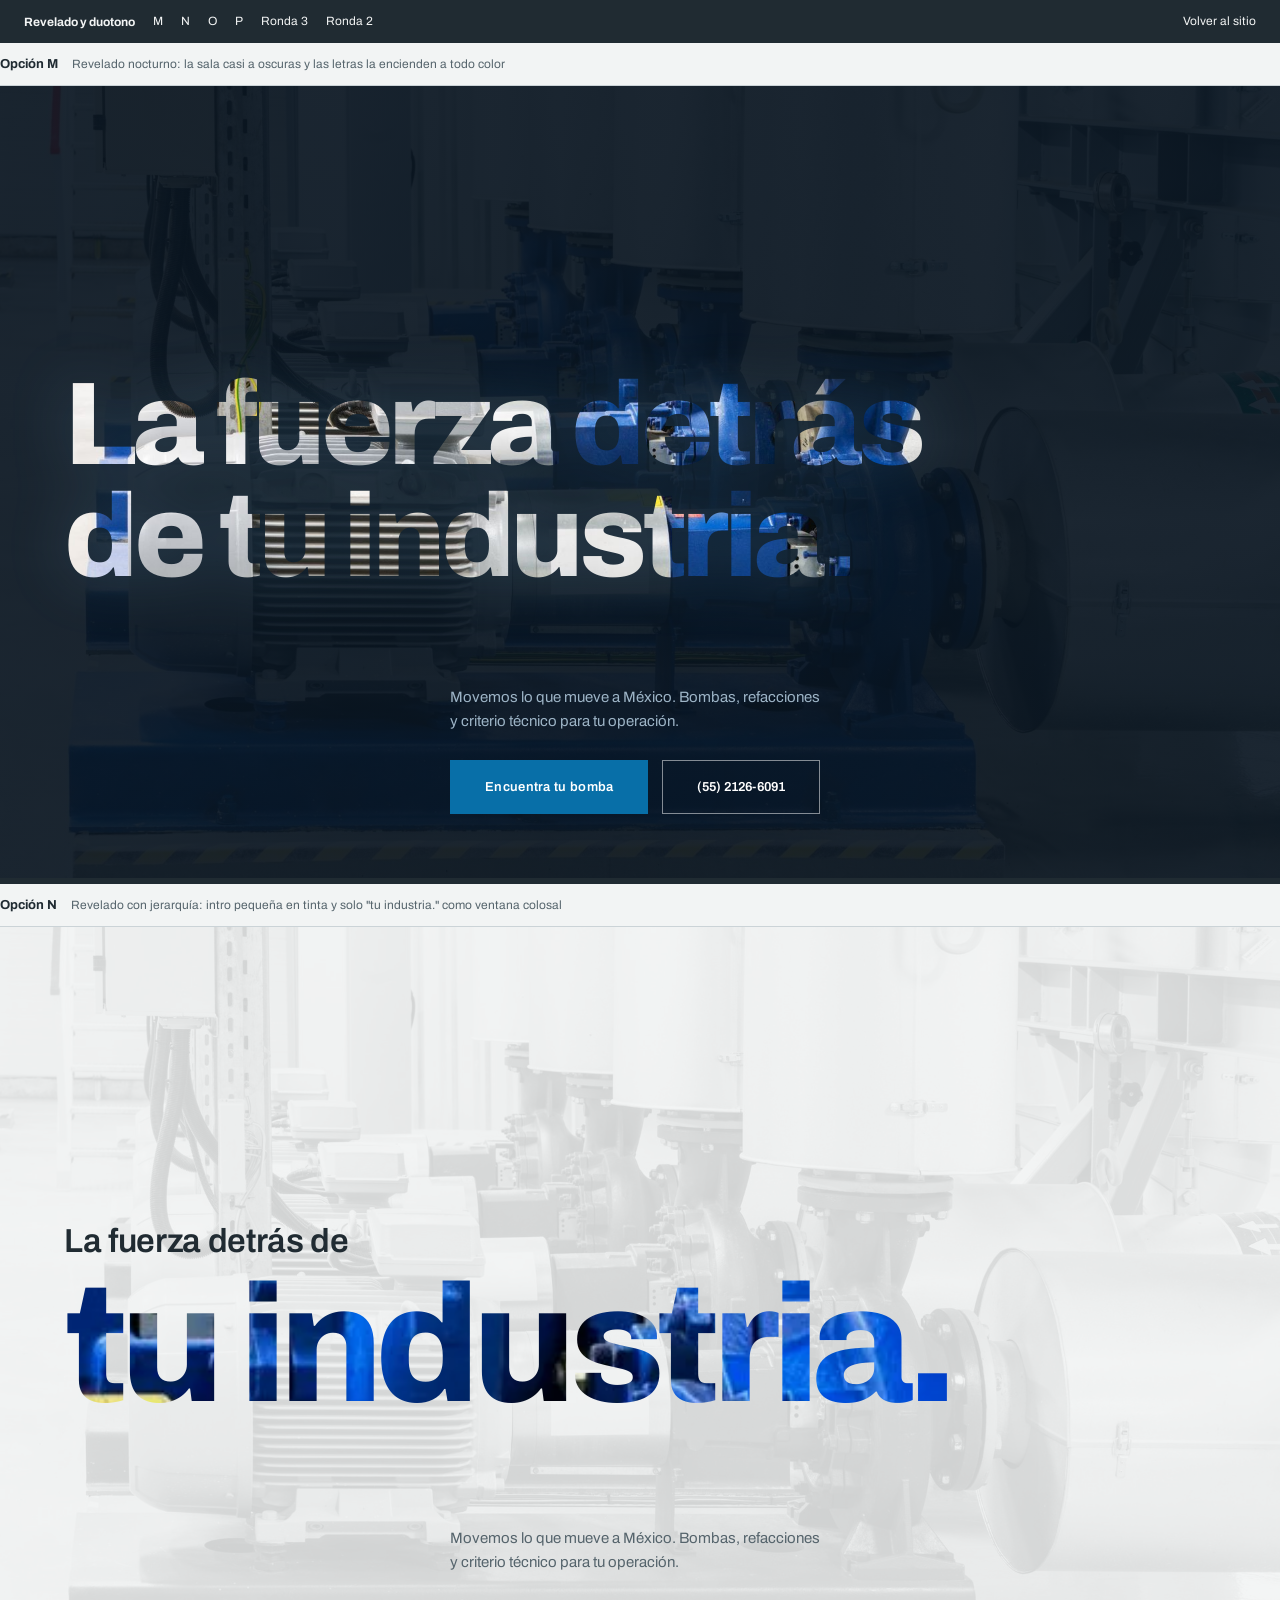
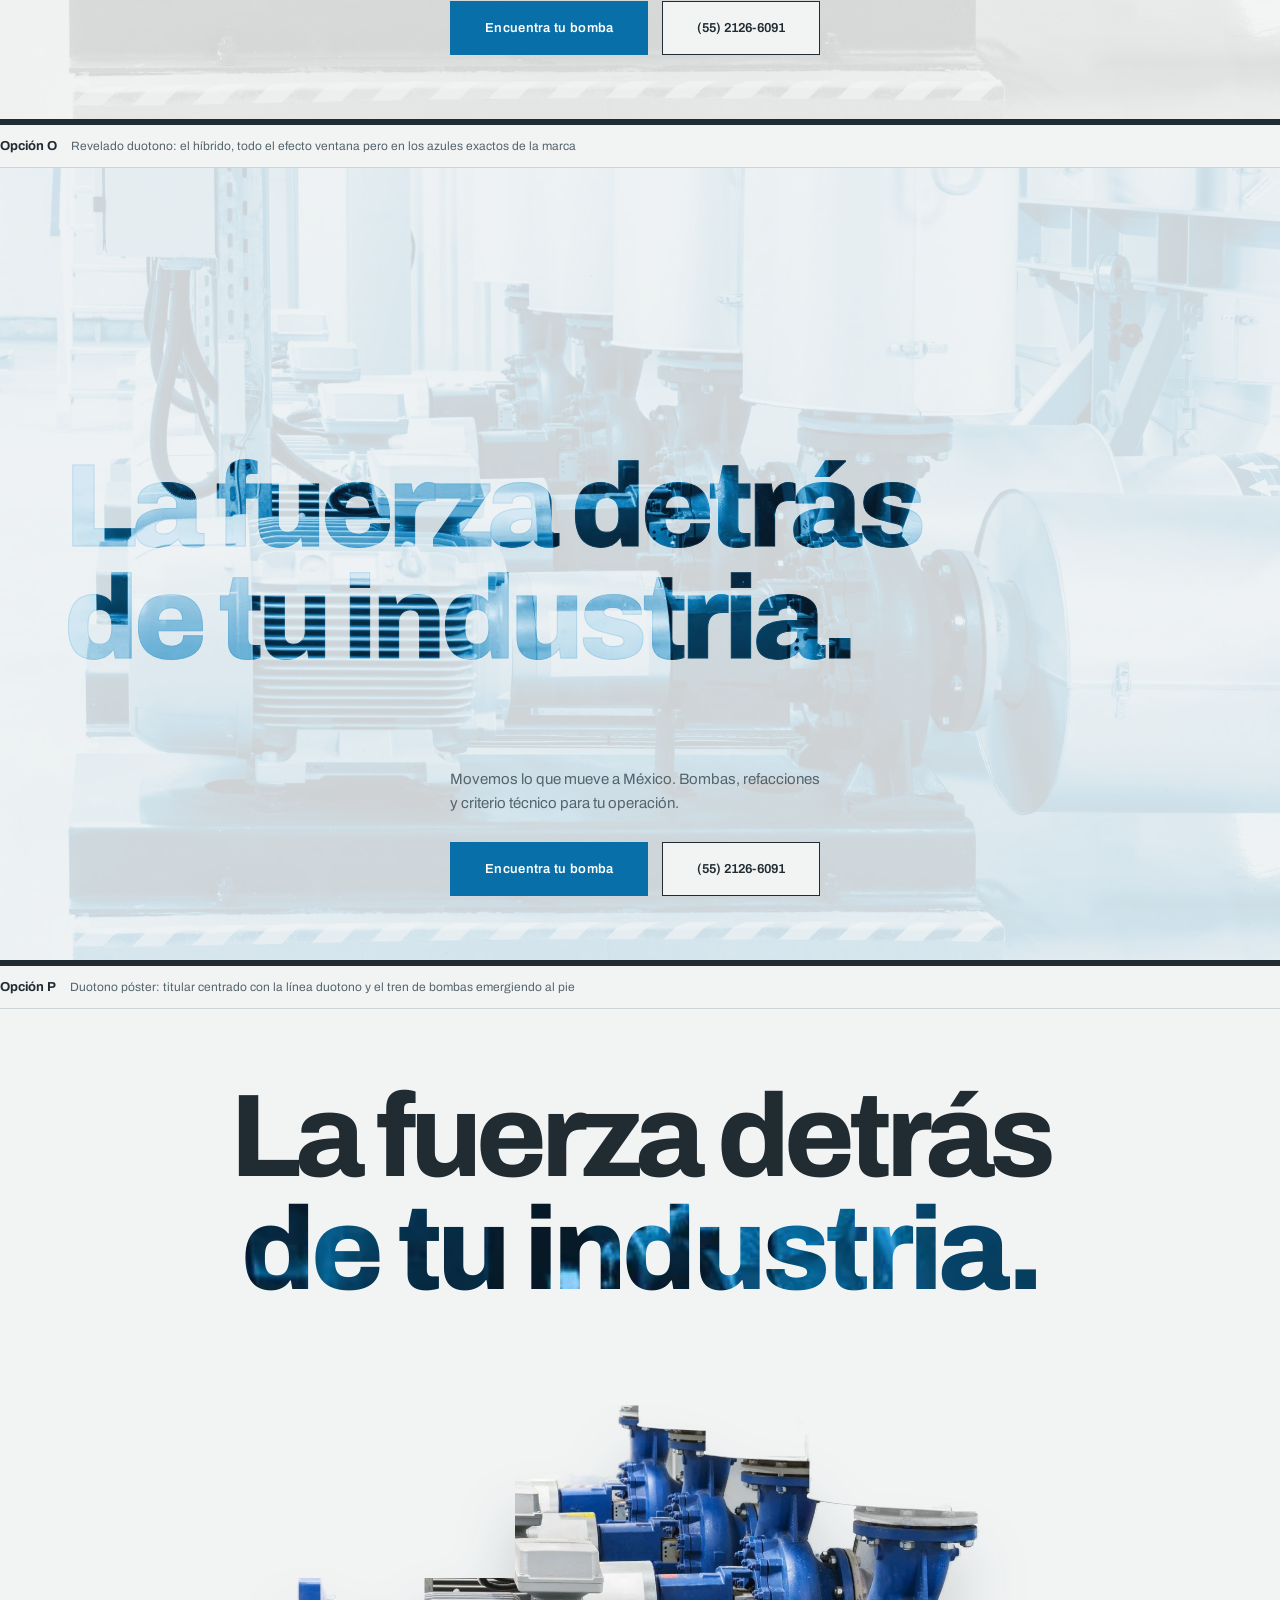
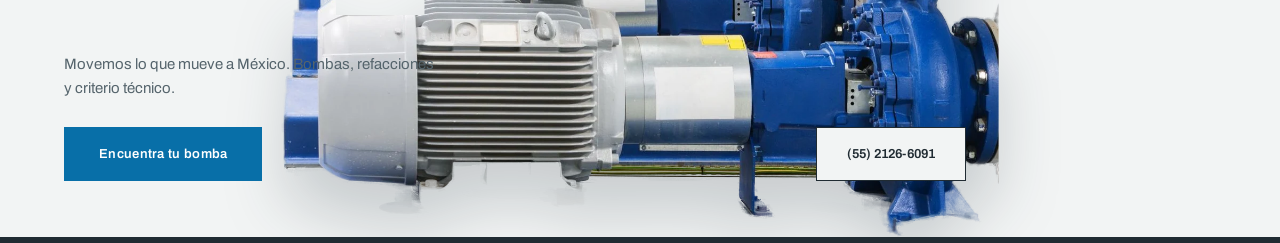
<file: letras4.html>
<!doctype html>
<html lang="es">
<head>
  <meta charset="UTF-8">
  <meta name="viewport" content="width=device-width, initial-scale=1">
  <title>ASIPS | Revelado y duotono, variaciones</title>
  <link rel="icon" href="assets/logo.jpeg">
  <link rel="stylesheet" href="styles.css">
  <style>
    .pick{position:sticky;top:0;z-index:5;display:flex;gap:18px;align-items:center;background:var(--ink);color:var(--bg);padding:10px 24px;font-size:12px}
    .pick a{color:inherit;border-bottom:1px solid transparent;padding:4px 0}
    .pick a:hover{border-color:currentColor;color:inherit}
    .variant-label{display:flex;align-items:baseline;gap:14px;padding:14px 0;border-bottom:1px solid var(--line)}
    .variant-label strong{font-size:13px}
    .variant-label span{font-size:12px;color:var(--muted)}
    .demo{border-bottom:6px solid var(--ink)}
    .lead{font-size:15px;max-width:380px;color:var(--muted)}
    .actions{display:flex;gap:14px;margin-top:26px;flex-wrap:wrap}

    /* M: revelado nocturno, la sala casi negra y las letras la encienden */
    .lm{position:relative;min-height:88svh;overflow:hidden;display:flex;flex-direction:column;justify-content:flex-end}
    .lm .night{position:absolute;inset:0;background-image:linear-gradient(rgba(8,20,32,.92),rgba(8,20,32,.92)),url('assets/hero.jpeg');background-size:cover;background-position:center;pointer-events:none}
    .lm h1{position:absolute;inset:0;display:flex;align-items:center;font-size:clamp(58px,9.2vw,146px);letter-spacing:-.045em;line-height:.95;font-weight:800;background-image:url('assets/hero.jpeg');background-size:cover;background-position:center;-webkit-background-clip:text;background-clip:text;color:transparent;filter:drop-shadow(0 0 30px rgba(141,208,247,.18))}
    .lm h1 .wrap{width:100%}
    .lm .under{position:relative;z-index:1;padding-bottom:64px}
    .lm .lead{color:#9DB4C6}
    .lm .ghostw{display:inline-flex;align-items:center;justify-content:center;min-height:54px;padding:16px 34px;border:1px solid rgba(255,255,255,.5);color:#fff;font-size:13px;font-weight:600}

    /* N: revelado con jerarquía, solo la palabra grande es ventana */
    .ln{position:relative;min-height:88svh;overflow:hidden;display:flex;flex-direction:column;justify-content:flex-end}
    .ln .dim{position:absolute;inset:0;background-image:url('assets/hero.jpeg');background-size:cover;background-position:center;filter:grayscale(1);opacity:.14;pointer-events:none}
    .ln h1{position:absolute;inset:0;display:flex;align-items:center;font-weight:800}
    .ln h1 .wrap{width:100%}
    .ln h1 .small{display:block;font-size:clamp(22px,2.6vw,40px);font-weight:600;letter-spacing:-.01em;color:var(--ink);margin-bottom:10px}
    .ln h1 .big{display:block;font-size:clamp(72px,13vw,210px);letter-spacing:-.05em;line-height:.92;background-image:url('assets/hero-fill.webp');background-size:cover;background-position:center 42%;-webkit-background-clip:text;background-clip:text;color:transparent}
    .ln .under{position:relative;z-index:1;padding-bottom:64px}

    /* O: revelado duotono, todo en azules de marca */
    .lo{position:relative;min-height:88svh;overflow:hidden;display:flex;flex-direction:column;justify-content:flex-end}
    .lo .dim{position:absolute;inset:0;background-image:url('assets/hero-duo.webp');background-size:cover;background-position:center;opacity:.15;pointer-events:none}
    .lo h1{position:absolute;inset:0;display:flex;align-items:center;font-size:clamp(58px,9.2vw,146px);letter-spacing:-.045em;line-height:.95;font-weight:800;background-image:url('assets/hero-duo.webp');background-size:cover;background-position:center;-webkit-background-clip:text;background-clip:text;color:transparent;-webkit-text-stroke:1px rgba(8,126,188,.14)}
    .lo h1 .wrap{width:100%}
    .lo .under{position:relative;z-index:1;padding-bottom:64px}

    /* P: duotono póster, las bombas recortadas como protagonistas al pie */
    .lp{position:relative;min-height:92svh;overflow:hidden;display:flex;flex-direction:column;justify-content:flex-start}
    .lp h1{margin-top:8vh;text-align:center;font-size:clamp(60px,9.2vw,148px);letter-spacing:-.05em;line-height:.96;font-weight:750;color:var(--ink)}
    .lp h1 .clip{display:block;background-image:url('assets/hero-fill-duo.webp');background-size:cover;background-position:center 42%;-webkit-background-clip:text;background-clip:text;color:transparent;font-weight:800;letter-spacing:-.04em}
    .lp .machines{position:absolute;left:50%;transform:translateX(-50%);bottom:0;width:min(56%,860px);z-index:1;pointer-events:none}
    .lp .machines img{width:100%;height:auto;display:block;filter:drop-shadow(0 40px 30px rgba(15,31,42,.18))}
    .lp .meta{position:absolute;left:64px;bottom:56px;z-index:2}
    .lp .contact{position:absolute;right:64px;bottom:56px;z-index:2}
    .lp .contact a{display:inline-flex;align-items:center;justify-content:center;min-height:54px;padding:16px 30px;border:1px solid var(--ink);color:var(--ink);background:var(--bg);font-size:13px;font-weight:600}

    @media(max-width:900px){
      .lm h1,.lo h1{font-size:12vw}
      .ln h1 .big{font-size:15vw}
      .lp h1{font-size:12.5vw}
      .lp .machines{width:100%}
      .lp .meta{left:22px;bottom:30px}
      .lp .contact{display:none}
      .lm .under,.ln .under,.lo .under{padding-bottom:40px}
    }
  </style>
</head>
<body>
  <div class="pick"><strong>Revelado y duotono</strong><a href="#opcion-m">M</a><a href="#opcion-n">N</a><a href="#opcion-o">O</a><a href="#opcion-p">P</a><a href="letras3.html">Ronda 3</a><a href="letras2.html">Ronda 2</a><a href="./" style="margin-left:auto">Volver al sitio</a></div>

  <!-- ===== M ===== -->
  <div class="demo" id="opcion-m">
    <div class="wrap variant-label"><strong>Opción M</strong><span>Revelado nocturno: la sala casi a oscuras y las letras la encienden a todo color</span></div>
    <section class="lm">
      <div class="night" aria-hidden="true"></div>
      <h1><span class="wrap">La fuerza detrás<br>de tu industria.</span></h1>
      <div class="wrap under">
        <p class="lead">Movemos lo que mueve a México. Bombas, refacciones y criterio técnico para tu operación.</p>
        <div class="actions"><a class="button" href="#">Encuentra tu bomba</a><a class="ghostw" href="tel:+525521266091">(55) 2126-6091</a></div>
      </div>
    </section>
  </div>

  <!-- ===== N ===== -->
  <div class="demo" id="opcion-n">
    <div class="wrap variant-label"><strong>Opción N</strong><span>Revelado con jerarquía: intro pequeña en tinta y solo "tu industria." como ventana colosal</span></div>
    <section class="ln">
      <div class="dim" aria-hidden="true"></div>
      <h1><span class="wrap"><span class="small">La fuerza detrás de</span><span class="big">tu industria.</span></span></h1>
      <div class="wrap under">
        <p class="lead">Movemos lo que mueve a México. Bombas, refacciones y criterio técnico para tu operación.</p>
        <div class="actions"><a class="button" href="#">Encuentra tu bomba</a><a class="ghost" href="tel:+525521266091">(55) 2126-6091</a></div>
      </div>
    </section>
  </div>

  <!-- ===== O ===== -->
  <div class="demo" id="opcion-o">
    <div class="wrap variant-label"><strong>Opción O</strong><span>Revelado duotono: el híbrido, todo el efecto ventana pero en los azules exactos de la marca</span></div>
    <section class="lo">
      <div class="dim" aria-hidden="true"></div>
      <h1><span class="wrap">La fuerza detrás<br>de tu industria.</span></h1>
      <div class="wrap under">
        <p class="lead">Movemos lo que mueve a México. Bombas, refacciones y criterio técnico para tu operación.</p>
        <div class="actions"><a class="button" href="#">Encuentra tu bomba</a><a class="ghost" href="tel:+525521266091">(55) 2126-6091</a></div>
      </div>
    </section>
  </div>

  <!-- ===== P ===== -->
  <div class="demo" id="opcion-p">
    <div class="wrap variant-label"><strong>Opción P</strong><span>Duotono póster: titular centrado con la línea duotono y el tren de bombas emergiendo al pie</span></div>
    <section class="lp">
      <h1>La fuerza detrás<span class="clip">de tu industria.</span></h1>
      <figure class="machines"><img src="assets/hero-pumps.webp" alt="Tren de bombas centrífugas"></figure>
      <div class="meta">
        <p class="lead">Movemos lo que mueve a México. Bombas, refacciones y criterio técnico.</p>
        <div class="actions"><a class="button" href="#">Encuentra tu bomba</a></div>
      </div>
      <div class="contact"><a href="tel:+525521266091">(55) 2126-6091</a></div>
    </section>
  </div>

</body>
</html>
</file>
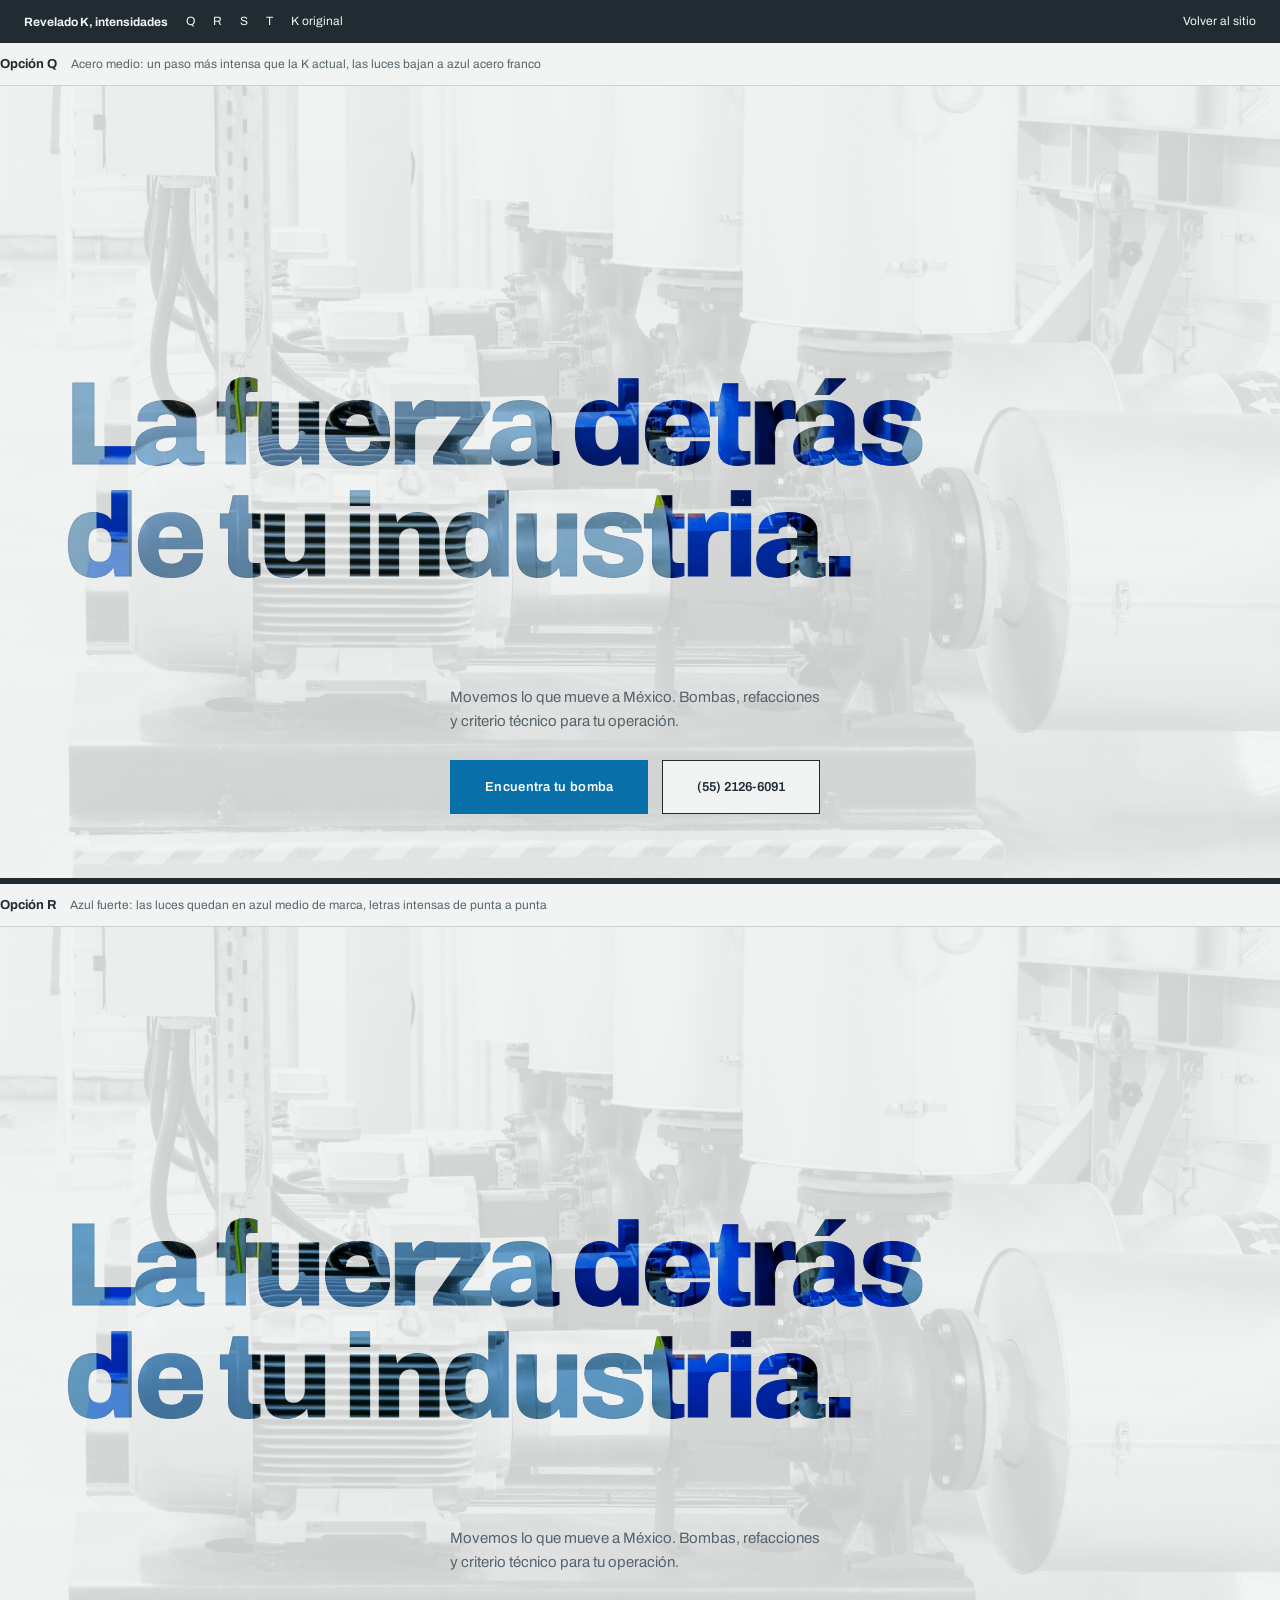
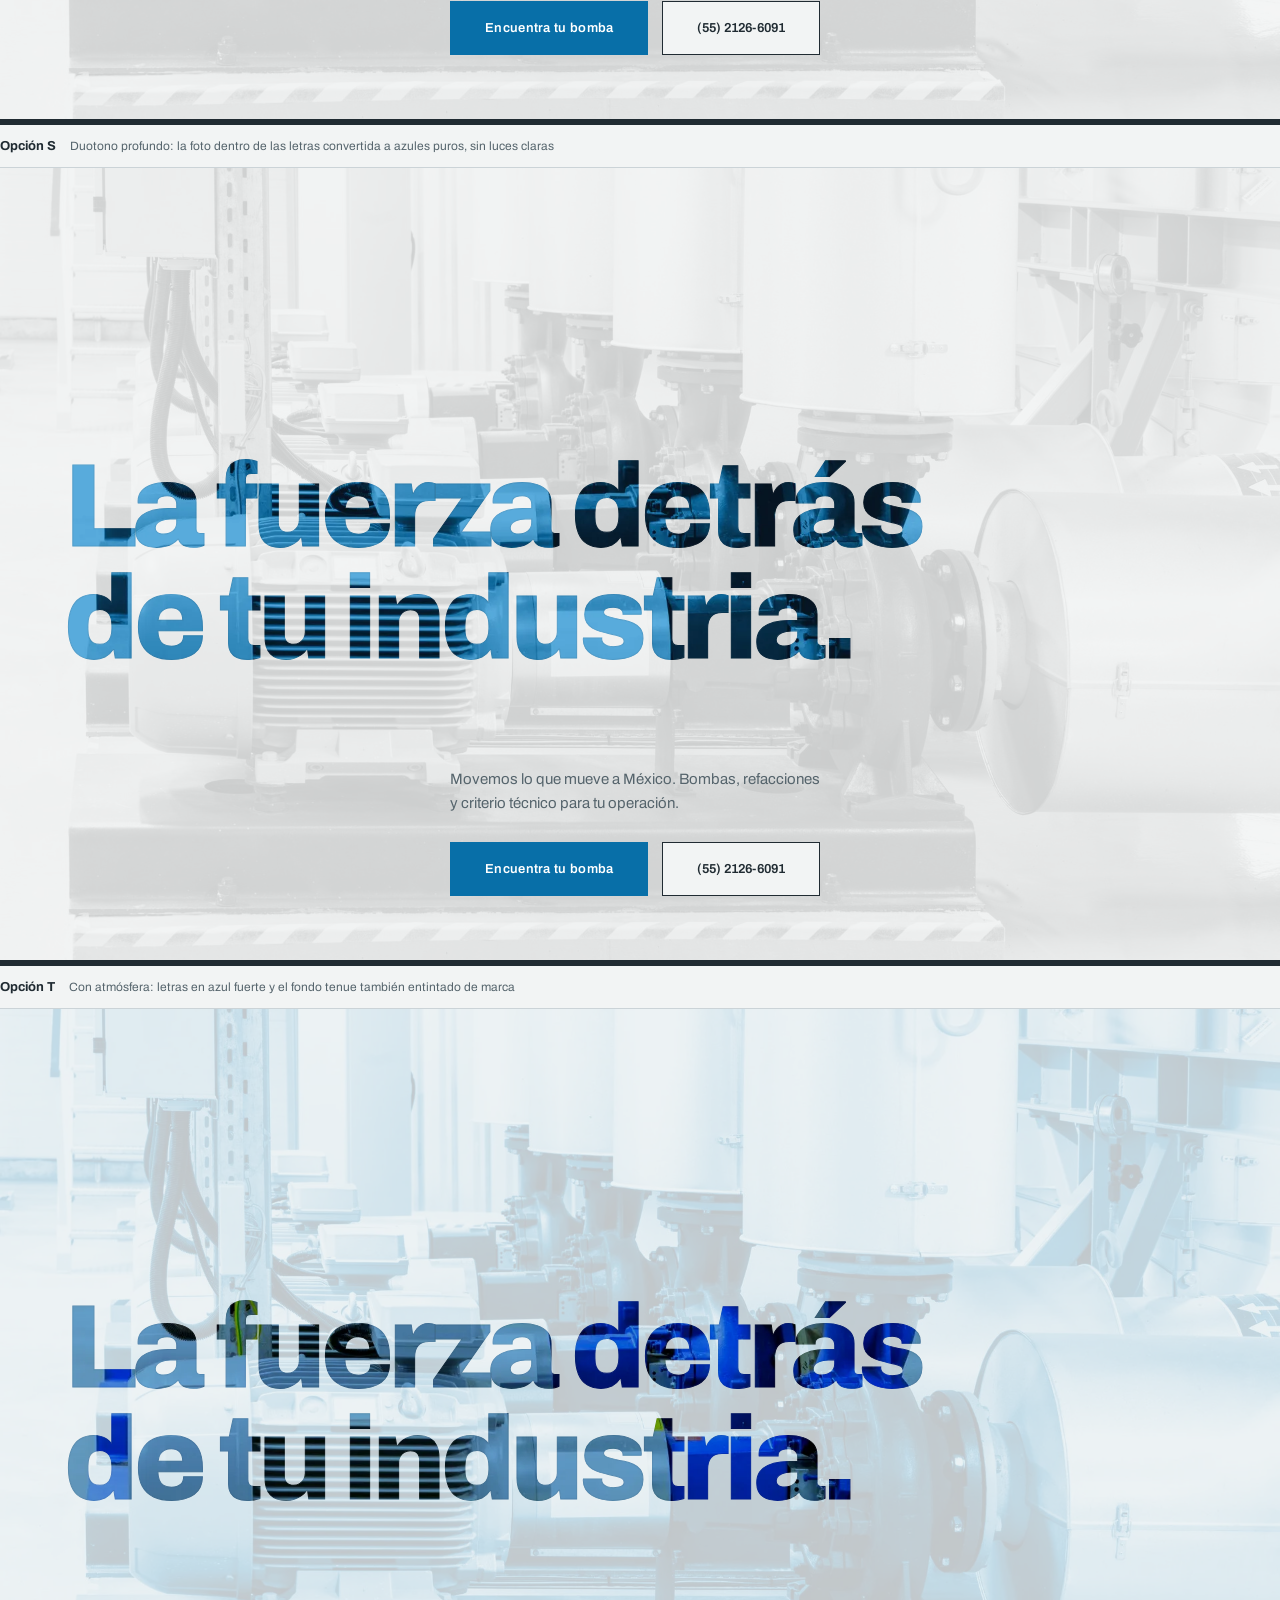
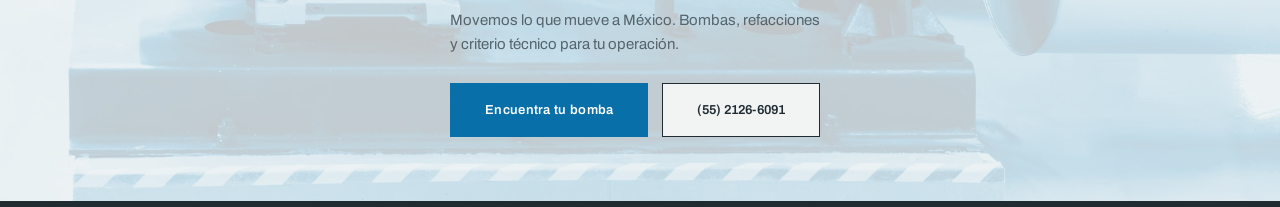
<file: letras5.html>
<!doctype html>
<html lang="es">
<head>
  <meta charset="UTF-8">
  <meta name="viewport" content="width=device-width, initial-scale=1">
  <title>ASIPS | Revelado K, intensidades</title>
  <link rel="icon" href="assets/logo.jpeg">
  <link rel="stylesheet" href="styles.css">
  <style>
    .pick{position:sticky;top:0;z-index:5;display:flex;gap:18px;align-items:center;background:var(--ink);color:var(--bg);padding:10px 24px;font-size:12px}
    .pick a{color:inherit;border-bottom:1px solid transparent;padding:4px 0}
    .pick a:hover{border-color:currentColor;color:inherit}
    .variant-label{display:flex;align-items:baseline;gap:14px;padding:14px 0;border-bottom:1px solid var(--line)}
    .variant-label strong{font-size:13px}
    .variant-label span{font-size:12px;color:var(--muted)}
    .demo{border-bottom:6px solid var(--ink)}
    .lead{font-size:15px;max-width:380px;color:var(--muted)}
    .actions{display:flex;gap:14px;margin-top:26px;flex-wrap:wrap}

    /* base compartida del revelado */
    .rv{position:relative;min-height:88svh;overflow:hidden;display:flex;flex-direction:column;justify-content:flex-end}
    .rv .dim{position:absolute;inset:0;background-image:url('assets/hero.jpeg');background-size:cover;background-position:center;filter:grayscale(1);opacity:.16;pointer-events:none}
    .rv h1{position:absolute;inset:0;display:flex;align-items:center;font-size:clamp(58px,9.2vw,146px);letter-spacing:-.045em;line-height:.95;font-weight:800;background-size:cover;background-position:center;-webkit-background-clip:text;background-clip:text;color:transparent;-webkit-text-stroke:1px rgba(32,43,50,.1)}
    .rv h1 .wrap{width:100%}
    .rv .under{position:relative;z-index:1;padding-bottom:64px}

    /* Q: acero medio */
    .lq h1{background-image:url('assets/hero-reveal-1.webp')}

    /* R: azul fuerte */
    .lr h1{background-image:url('assets/hero-reveal-2.webp')}

    /* S: duotono profundo */
    .ls h1{background-image:url('assets/hero-reveal-duo.webp')}

    /* T: azul fuerte con atmósfera, el fondo también se entinta */
    .lt .dim{background-image:url('assets/hero-duo.webp');filter:none;opacity:.2}
    .lt h1{background-image:url('assets/hero-reveal-2.webp')}

    @media(max-width:900px){
      .rv h1{font-size:12vw}
      .rv .under{padding-bottom:40px}
    }
  </style>
</head>
<body>
  <div class="pick"><strong>Revelado K, intensidades</strong><a href="#opcion-q">Q</a><a href="#opcion-r">R</a><a href="#opcion-s">S</a><a href="#opcion-t">T</a><a href="letras3.html#opcion-k">K original</a><a href="./" style="margin-left:auto">Volver al sitio</a></div>

  <!-- ===== Q ===== -->
  <div class="demo" id="opcion-q">
    <div class="wrap variant-label"><strong>Opción Q</strong><span>Acero medio: un paso más intensa que la K actual, las luces bajan a azul acero franco</span></div>
    <section class="rv lq">
      <div class="dim" aria-hidden="true"></div>
      <h1><span class="wrap">La fuerza detrás<br>de tu industria.</span></h1>
      <div class="wrap under">
        <p class="lead">Movemos lo que mueve a México. Bombas, refacciones y criterio técnico para tu operación.</p>
        <div class="actions"><a class="button" href="#">Encuentra tu bomba</a><a class="ghost" href="tel:+525521266091">(55) 2126-6091</a></div>
      </div>
    </section>
  </div>

  <!-- ===== R ===== -->
  <div class="demo" id="opcion-r">
    <div class="wrap variant-label"><strong>Opción R</strong><span>Azul fuerte: las luces quedan en azul medio de marca, letras intensas de punta a punta</span></div>
    <section class="rv lr">
      <div class="dim" aria-hidden="true"></div>
      <h1><span class="wrap">La fuerza detrás<br>de tu industria.</span></h1>
      <div class="wrap under">
        <p class="lead">Movemos lo que mueve a México. Bombas, refacciones y criterio técnico para tu operación.</p>
        <div class="actions"><a class="button" href="#">Encuentra tu bomba</a><a class="ghost" href="tel:+525521266091">(55) 2126-6091</a></div>
      </div>
    </section>
  </div>

  <!-- ===== S ===== -->
  <div class="demo" id="opcion-s">
    <div class="wrap variant-label"><strong>Opción S</strong><span>Duotono profundo: la foto dentro de las letras convertida a azules puros, sin luces claras</span></div>
    <section class="rv ls">
      <div class="dim" aria-hidden="true"></div>
      <h1><span class="wrap">La fuerza detrás<br>de tu industria.</span></h1>
      <div class="wrap under">
        <p class="lead">Movemos lo que mueve a México. Bombas, refacciones y criterio técnico para tu operación.</p>
        <div class="actions"><a class="button" href="#">Encuentra tu bomba</a><a class="ghost" href="tel:+525521266091">(55) 2126-6091</a></div>
      </div>
    </section>
  </div>

  <!-- ===== T ===== -->
  <div class="demo" id="opcion-t">
    <div class="wrap variant-label"><strong>Opción T</strong><span>Con atmósfera: letras en azul fuerte y el fondo tenue también entintado de marca</span></div>
    <section class="rv lt">
      <div class="dim" aria-hidden="true"></div>
      <h1><span class="wrap">La fuerza detrás<br>de tu industria.</span></h1>
      <div class="wrap under">
        <p class="lead">Movemos lo que mueve a México. Bombas, refacciones y criterio técnico para tu operación.</p>
        <div class="actions"><a class="button" href="#">Encuentra tu bomba</a><a class="ghost" href="tel:+525521266091">(55) 2126-6091</a></div>
      </div>
    </section>
  </div>

</body>
</html>
</file>
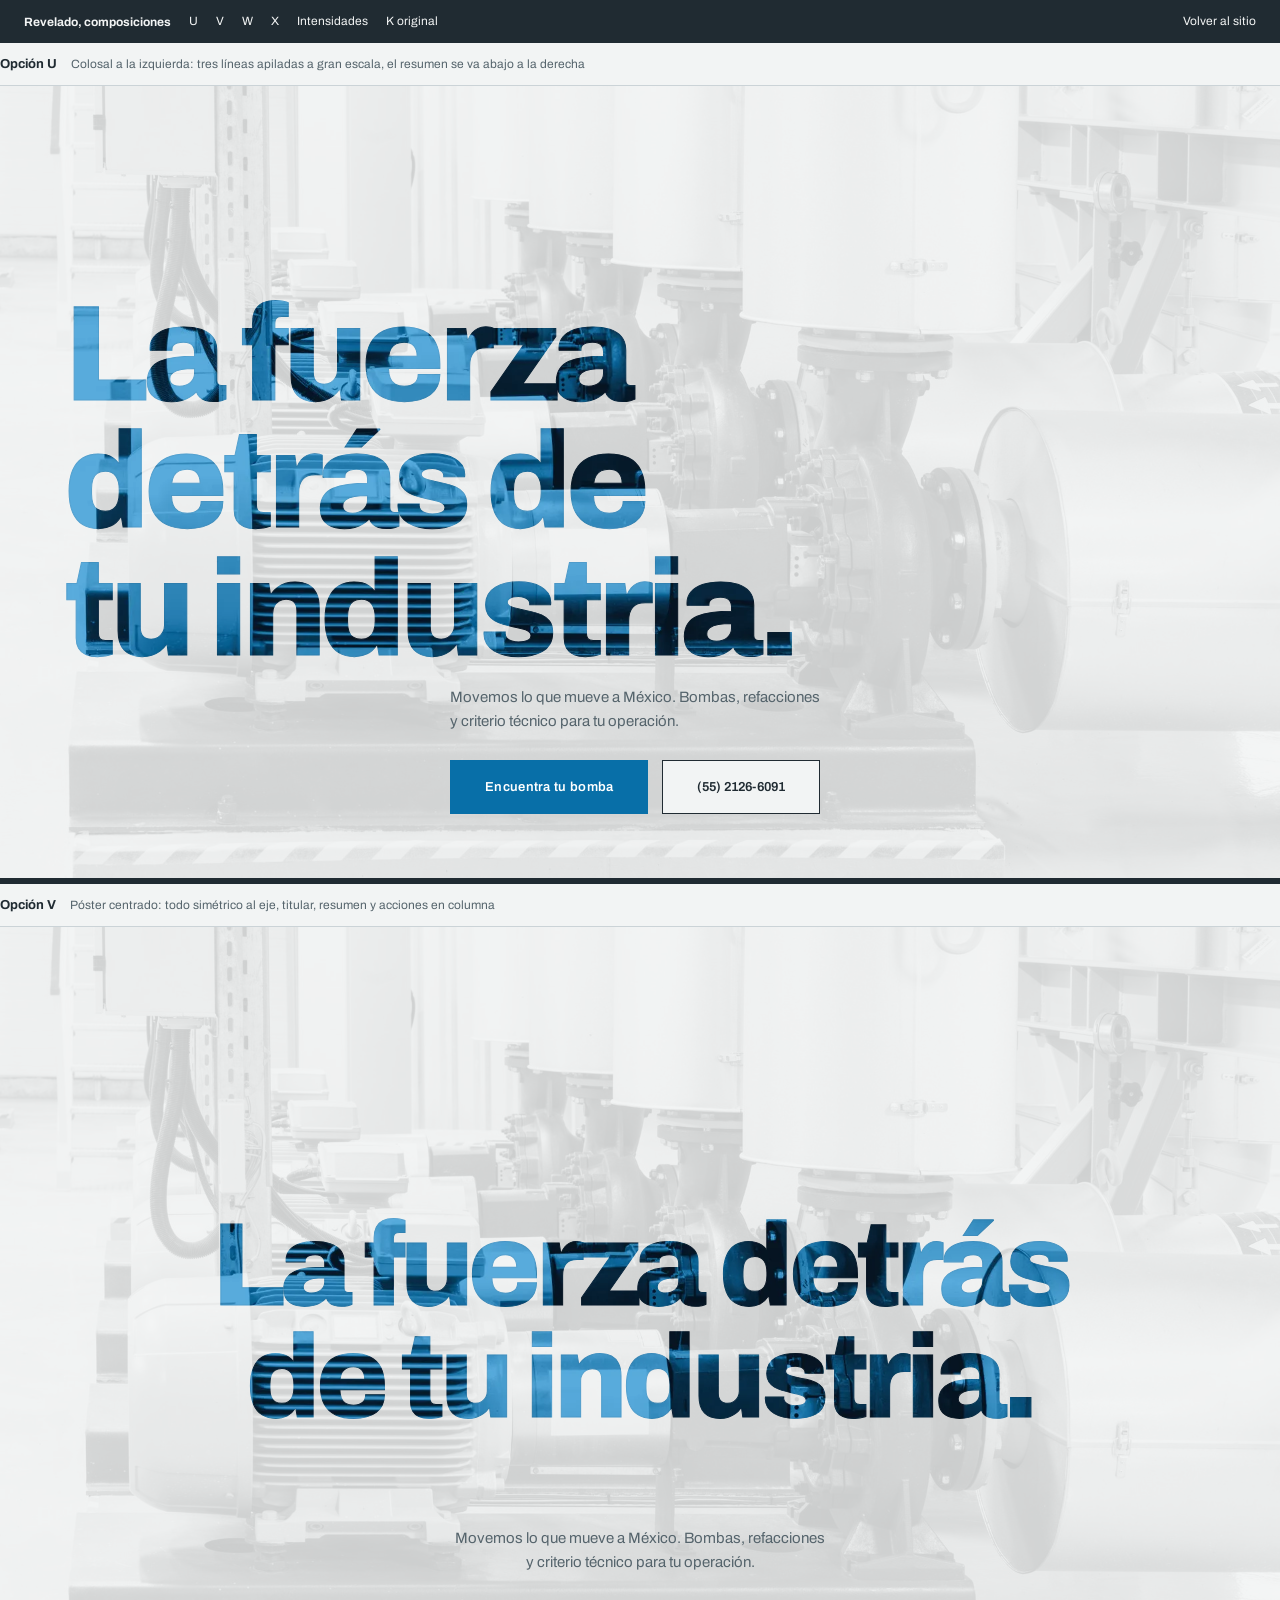
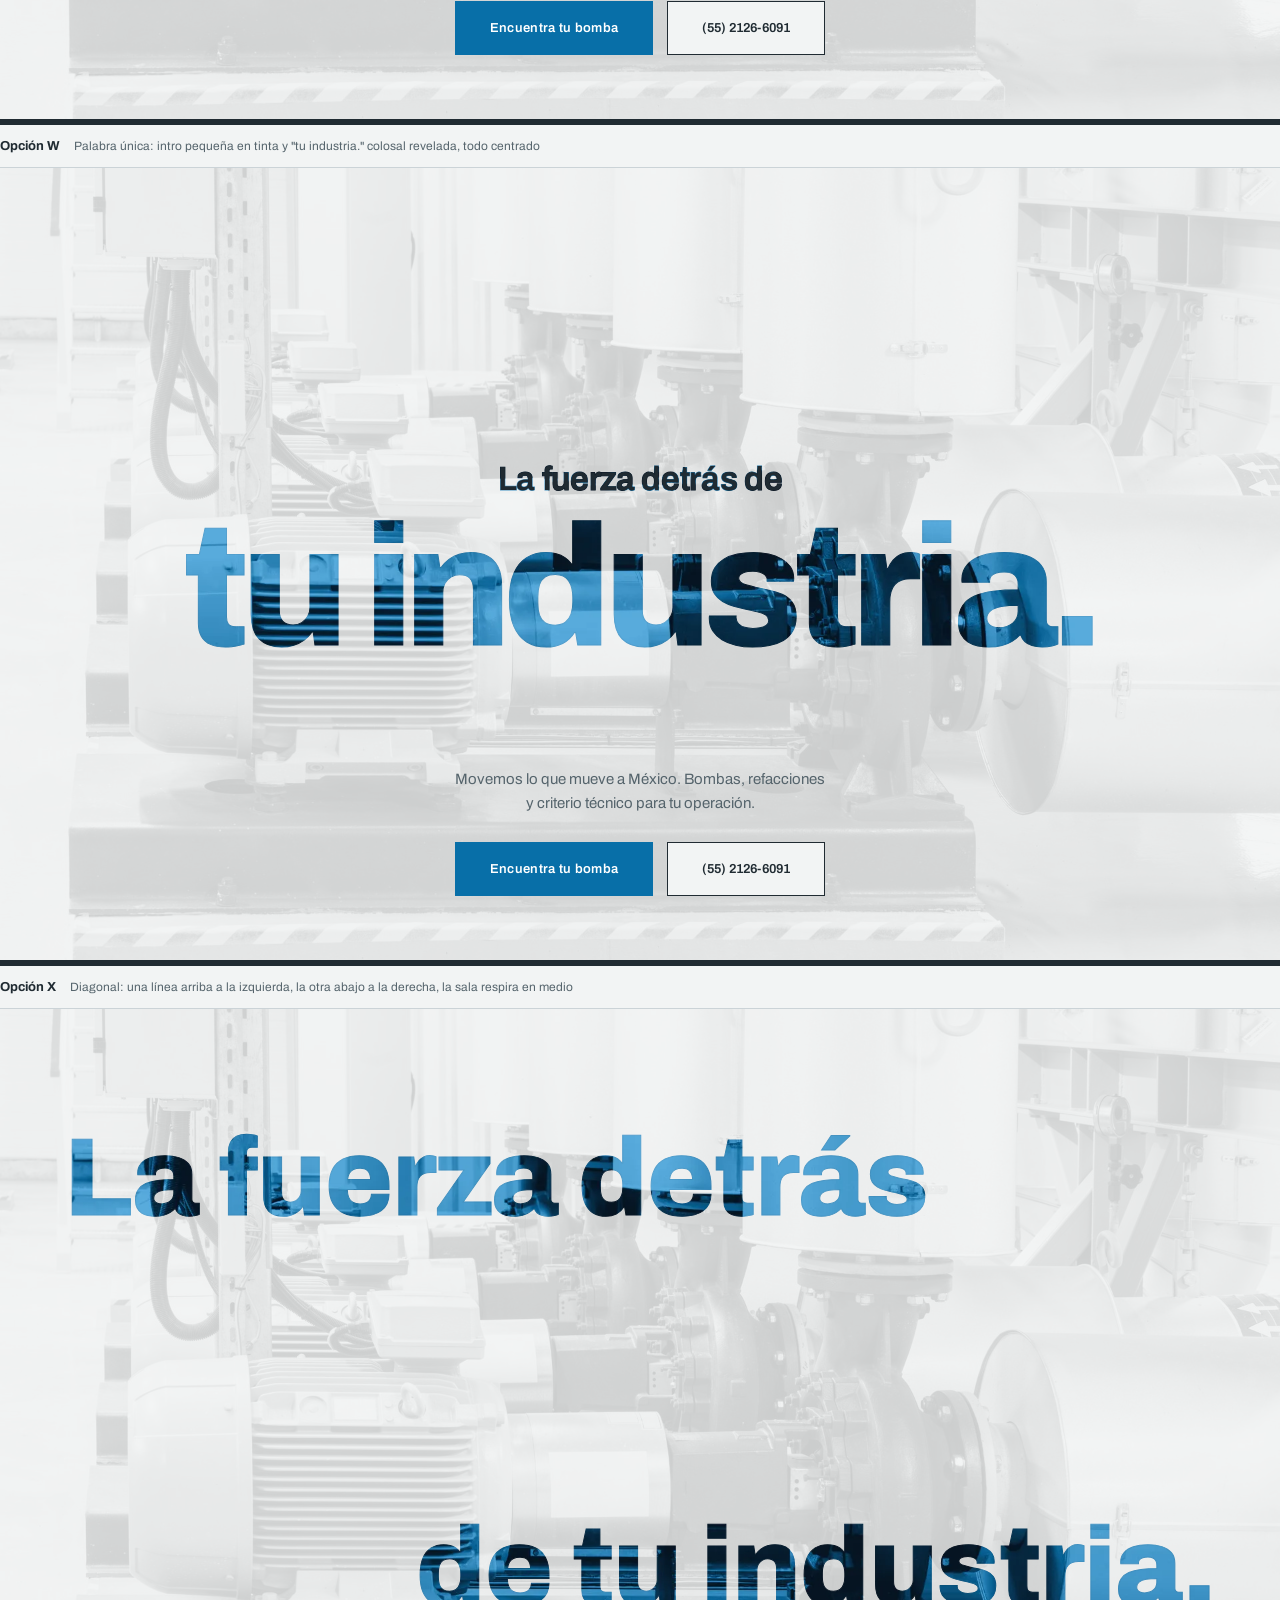
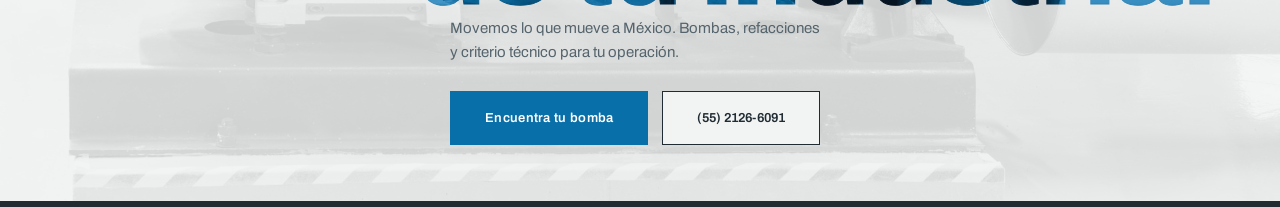
<file: letras6.html>
<!doctype html>
<html lang="es">
<head>
  <meta charset="UTF-8">
  <meta name="viewport" content="width=device-width, initial-scale=1">
  <title>ASIPS | Revelado, composiciones</title>
  <link rel="icon" href="assets/logo.jpeg">
  <link rel="stylesheet" href="styles.css">
  <style>
    .pick{position:sticky;top:0;z-index:5;display:flex;gap:18px;align-items:center;background:var(--ink);color:var(--bg);padding:10px 24px;font-size:12px}
    .pick a{color:inherit;border-bottom:1px solid transparent;padding:4px 0}
    .pick a:hover{border-color:currentColor;color:inherit}
    .variant-label{display:flex;align-items:baseline;gap:14px;padding:14px 0;border-bottom:1px solid var(--line)}
    .variant-label strong{font-size:13px}
    .variant-label span{font-size:12px;color:var(--muted)}
    .demo{border-bottom:6px solid var(--ink)}
    .lead{font-size:15px;max-width:380px;color:var(--muted)}
    .actions{display:flex;gap:14px;margin-top:26px;flex-wrap:wrap}

    /* base compartida: sala en gris tenue + letras reveladas en duotono profundo */
    .rv{position:relative;min-height:88svh;overflow:hidden;display:flex;flex-direction:column;justify-content:flex-end}
    .rv .dim{position:absolute;inset:0;background-image:url('assets/hero.jpeg');background-size:cover;background-position:center;filter:grayscale(1);opacity:.16;pointer-events:none}
    .rv h1{position:absolute;inset:0;margin:0;font-weight:800;letter-spacing:-.045em;background-image:url('assets/hero-reveal-duo.webp');background-size:cover;background-position:center;-webkit-background-clip:text;background-clip:text;color:transparent;-webkit-text-stroke:1px rgba(32,43,50,.08)}
    .rv .under{position:relative;z-index:1;padding-bottom:64px}

    /* U: colosal a la izquierda, tres líneas apiladas */
    .lu h1{display:flex;align-items:center;font-size:clamp(62px,10.6vw,168px);line-height:.94}
    .lu h1 .wrap{width:100%}
    .lu .under{display:flex;justify-content:flex-end}

    /* V: póster centrado y simétrico */
    .lv h1{display:flex;align-items:center;text-align:center;font-size:clamp(58px,9.2vw,146px);line-height:.95}
    .lv h1 .wrap{width:100%}
    .lv .under{text-align:center}
    .lv .lead{margin-inline:auto}
    .lv .actions{justify-content:center}

    /* W: intro pequeña y una sola palabra colosal centrada */
    .lw h1{display:flex;align-items:center;text-align:center}
    .lw h1 .wrap{width:100%}
    .lw h1 .small{display:block;font-size:clamp(22px,2.6vw,40px);font-weight:600;letter-spacing:-.01em;-webkit-text-fill-color:var(--ink);margin-bottom:12px}
    .lw h1 .big{display:block;font-size:clamp(76px,13.4vw,215px);letter-spacing:-.05em;line-height:.92}
    .lw .under{text-align:center}
    .lw .lead{margin-inline:auto}
    .lw .actions{justify-content:center}

    /* X: diagonal, una línea arriba a la izquierda y otra abajo a la derecha */
    .lx h1{display:flex}
    .lx h1 .wrap{width:100%;display:flex;flex-direction:column;justify-content:space-between;padding-block:13vh 20vh;font-size:clamp(56px,8.6vw,136px);line-height:.96}
    .lx h1 .l2{text-align:right}
    .lx .under{padding-bottom:56px}

    @media(max-width:900px){
      .lu h1{font-size:13vw}
      .lv h1{font-size:12vw}
      .lw h1 .big{font-size:16vw}
      .lx h1 .wrap{font-size:11vw;padding-block:14vh 26vh}
      .rv .under{padding-bottom:40px}
    }
  </style>
</head>
<body>
  <div class="pick"><strong>Revelado, composiciones</strong><a href="#opcion-u">U</a><a href="#opcion-v">V</a><a href="#opcion-w">W</a><a href="#opcion-x">X</a><a href="letras5.html">Intensidades</a><a href="letras3.html#opcion-k">K original</a><a href="./" style="margin-left:auto">Volver al sitio</a></div>

  <!-- ===== U ===== -->
  <div class="demo" id="opcion-u">
    <div class="wrap variant-label"><strong>Opción U</strong><span>Colosal a la izquierda: tres líneas apiladas a gran escala, el resumen se va abajo a la derecha</span></div>
    <section class="rv lu">
      <div class="dim" aria-hidden="true"></div>
      <h1><span class="wrap">La fuerza<br>detrás de<br>tu industria.</span></h1>
      <div class="wrap under">
        <div>
          <p class="lead">Movemos lo que mueve a México. Bombas, refacciones y criterio técnico para tu operación.</p>
          <div class="actions"><a class="button" href="#">Encuentra tu bomba</a><a class="ghost" href="tel:+525521266091">(55) 2126-6091</a></div>
        </div>
      </div>
    </section>
  </div>

  <!-- ===== V ===== -->
  <div class="demo" id="opcion-v">
    <div class="wrap variant-label"><strong>Opción V</strong><span>Póster centrado: todo simétrico al eje, titular, resumen y acciones en columna</span></div>
    <section class="rv lv">
      <div class="dim" aria-hidden="true"></div>
      <h1><span class="wrap">La fuerza detrás<br>de tu industria.</span></h1>
      <div class="wrap under">
        <p class="lead">Movemos lo que mueve a México. Bombas, refacciones y criterio técnico para tu operación.</p>
        <div class="actions"><a class="button" href="#">Encuentra tu bomba</a><a class="ghost" href="tel:+525521266091">(55) 2126-6091</a></div>
      </div>
    </section>
  </div>

  <!-- ===== W ===== -->
  <div class="demo" id="opcion-w">
    <div class="wrap variant-label"><strong>Opción W</strong><span>Palabra única: intro pequeña en tinta y "tu industria." colosal revelada, todo centrado</span></div>
    <section class="rv lw">
      <div class="dim" aria-hidden="true"></div>
      <h1><span class="wrap"><span class="small">La fuerza detrás de</span><span class="big">tu industria.</span></span></h1>
      <div class="wrap under">
        <p class="lead">Movemos lo que mueve a México. Bombas, refacciones y criterio técnico para tu operación.</p>
        <div class="actions"><a class="button" href="#">Encuentra tu bomba</a><a class="ghost" href="tel:+525521266091">(55) 2126-6091</a></div>
      </div>
    </section>
  </div>

  <!-- ===== X ===== -->
  <div class="demo" id="opcion-x">
    <div class="wrap variant-label"><strong>Opción X</strong><span>Diagonal: una línea arriba a la izquierda, la otra abajo a la derecha, la sala respira en medio</span></div>
    <section class="rv lx">
      <div class="dim" aria-hidden="true"></div>
      <h1><span class="wrap"><span class="l1">La fuerza detrás</span><span class="l2">de tu industria.</span></span></h1>
      <div class="wrap under">
        <p class="lead">Movemos lo que mueve a México. Bombas, refacciones y criterio técnico para tu operación.</p>
        <div class="actions"><a class="button" href="#">Encuentra tu bomba</a><a class="ghost" href="tel:+525521266091">(55) 2126-6091</a></div>
      </div>
    </section>
  </div>

</body>
</html>
</file>
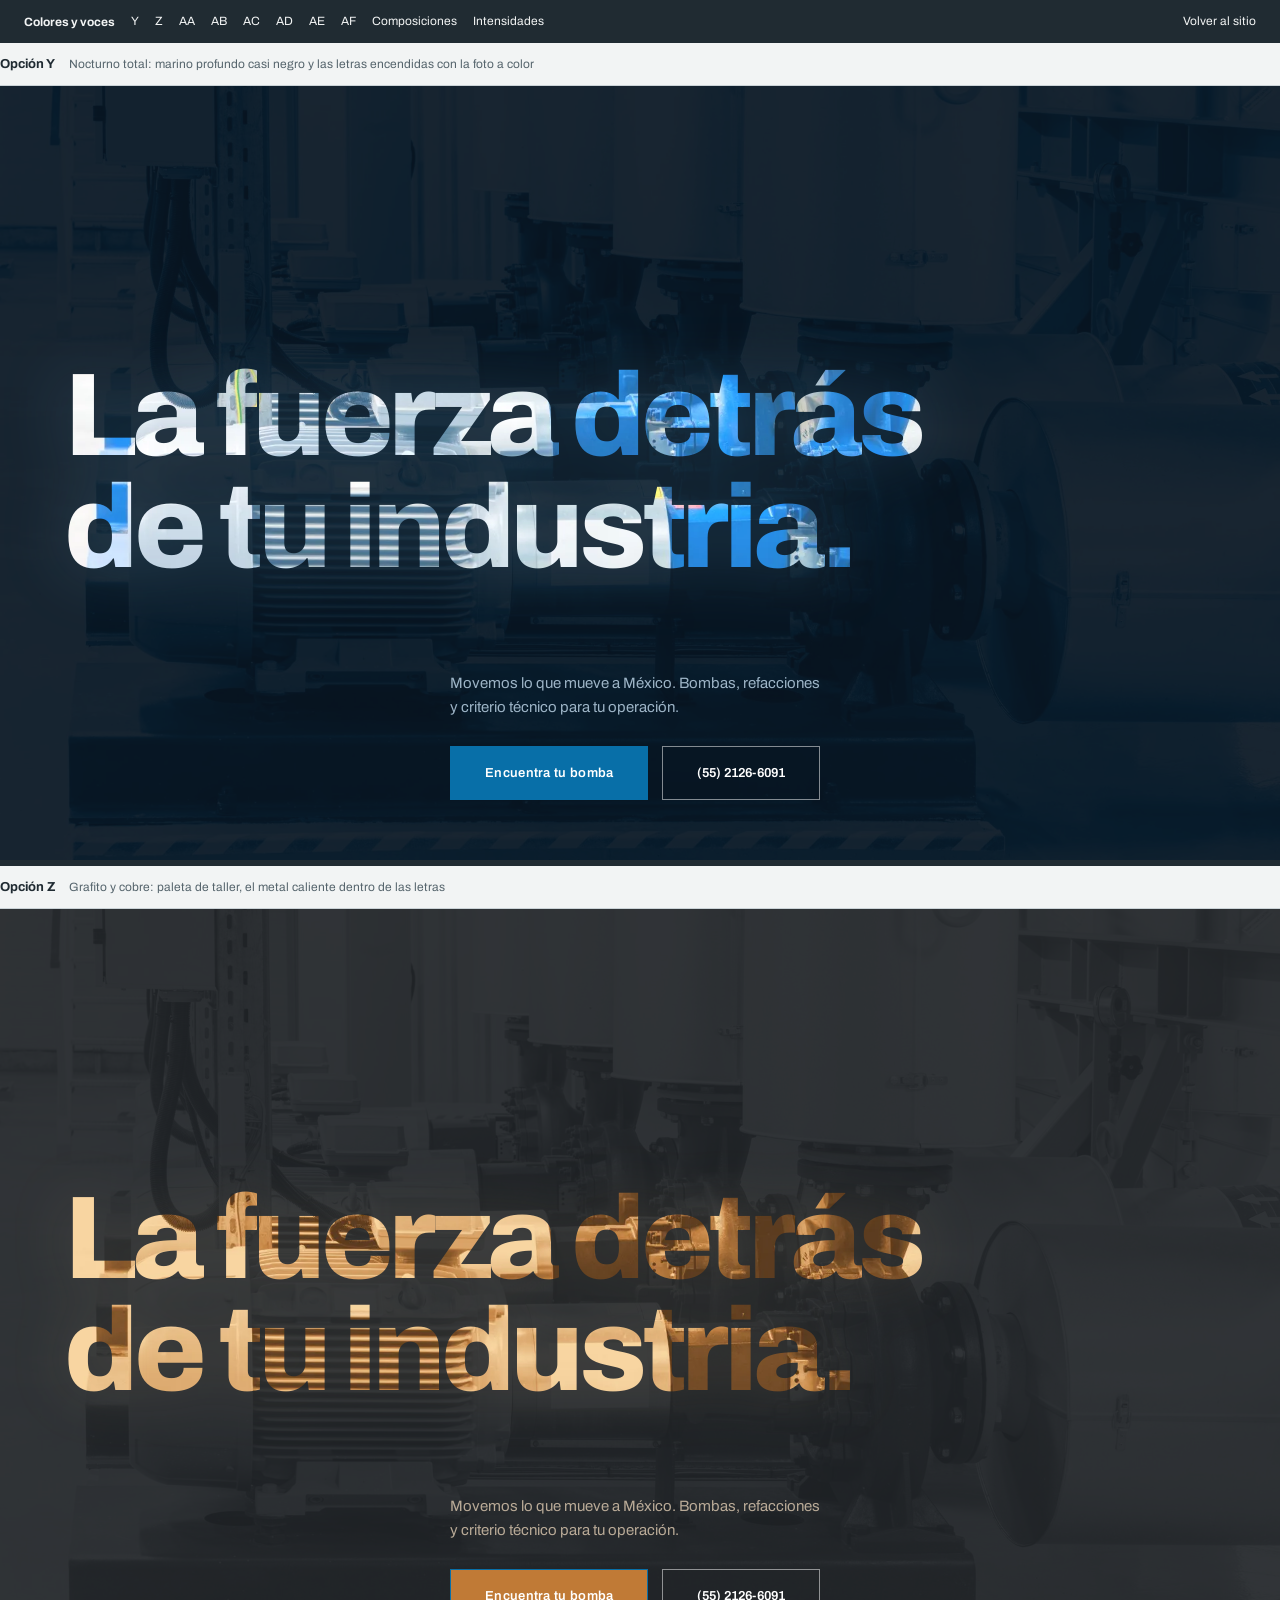
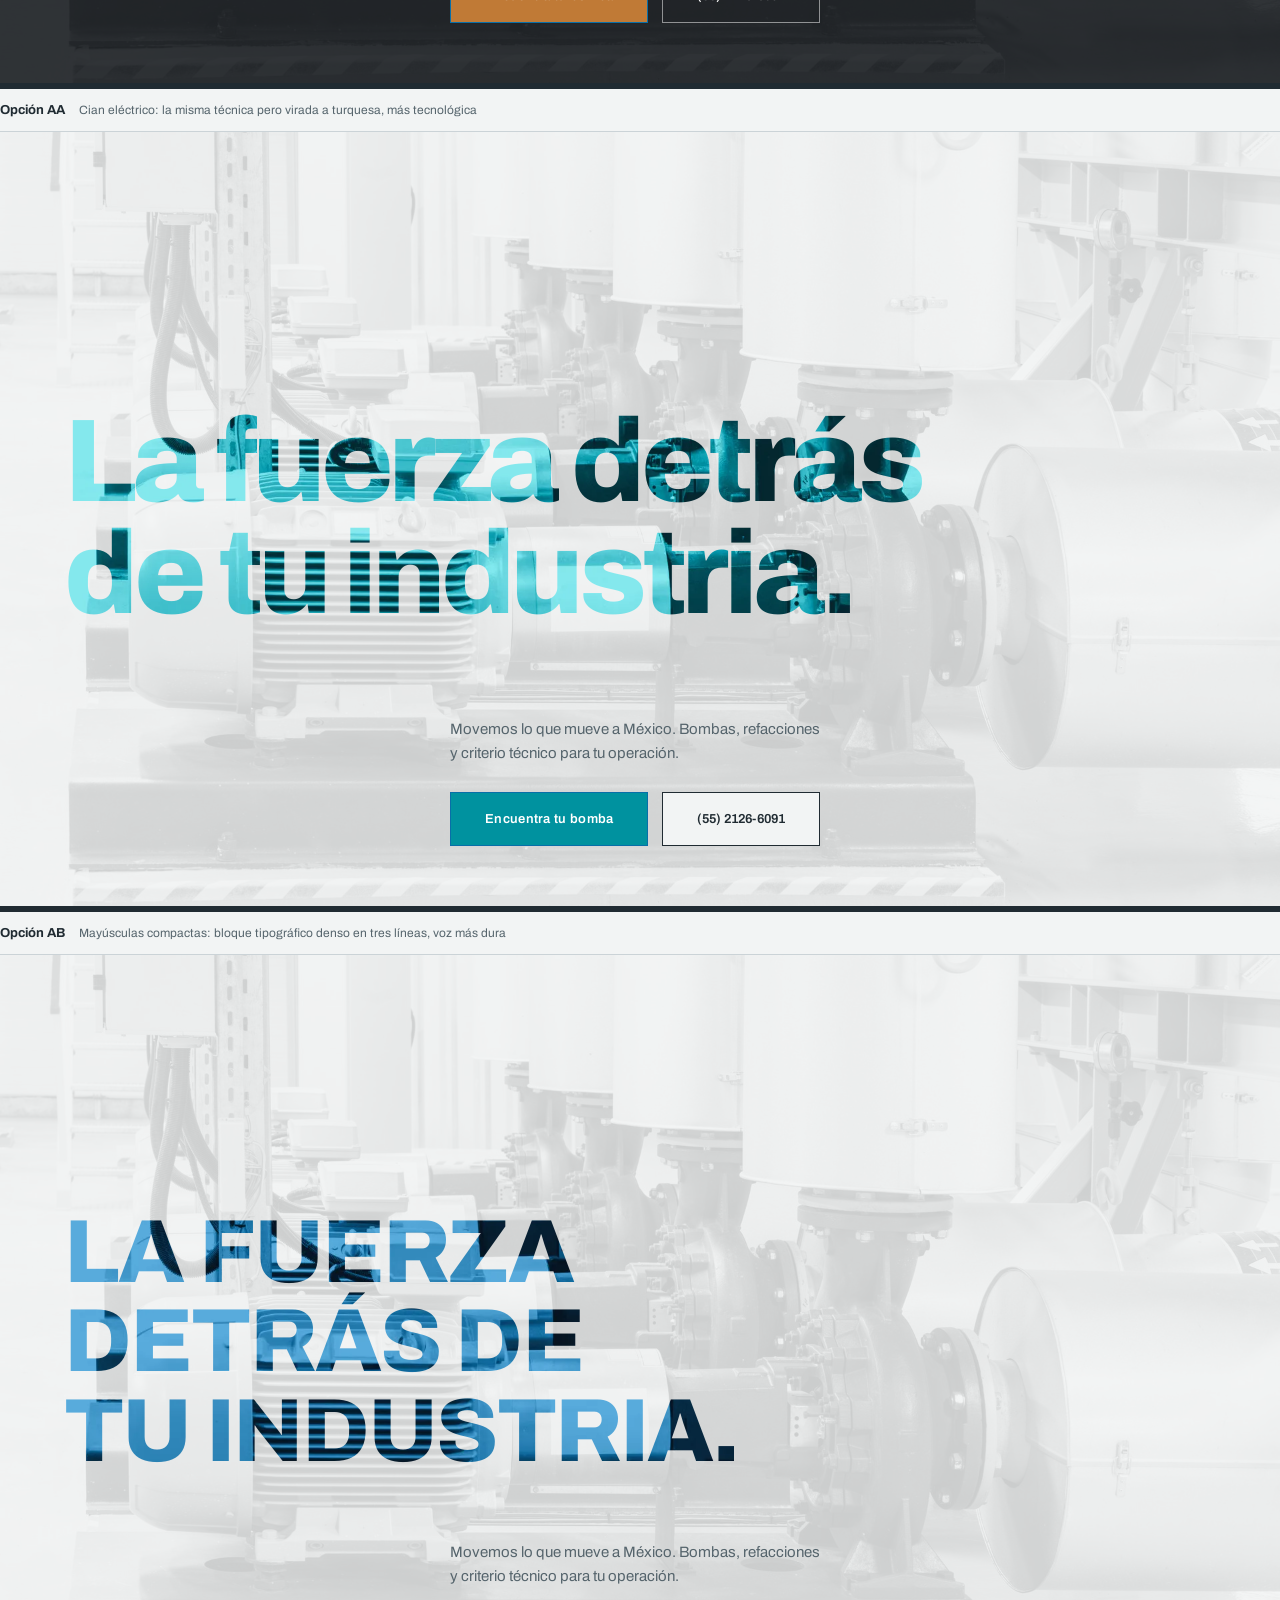
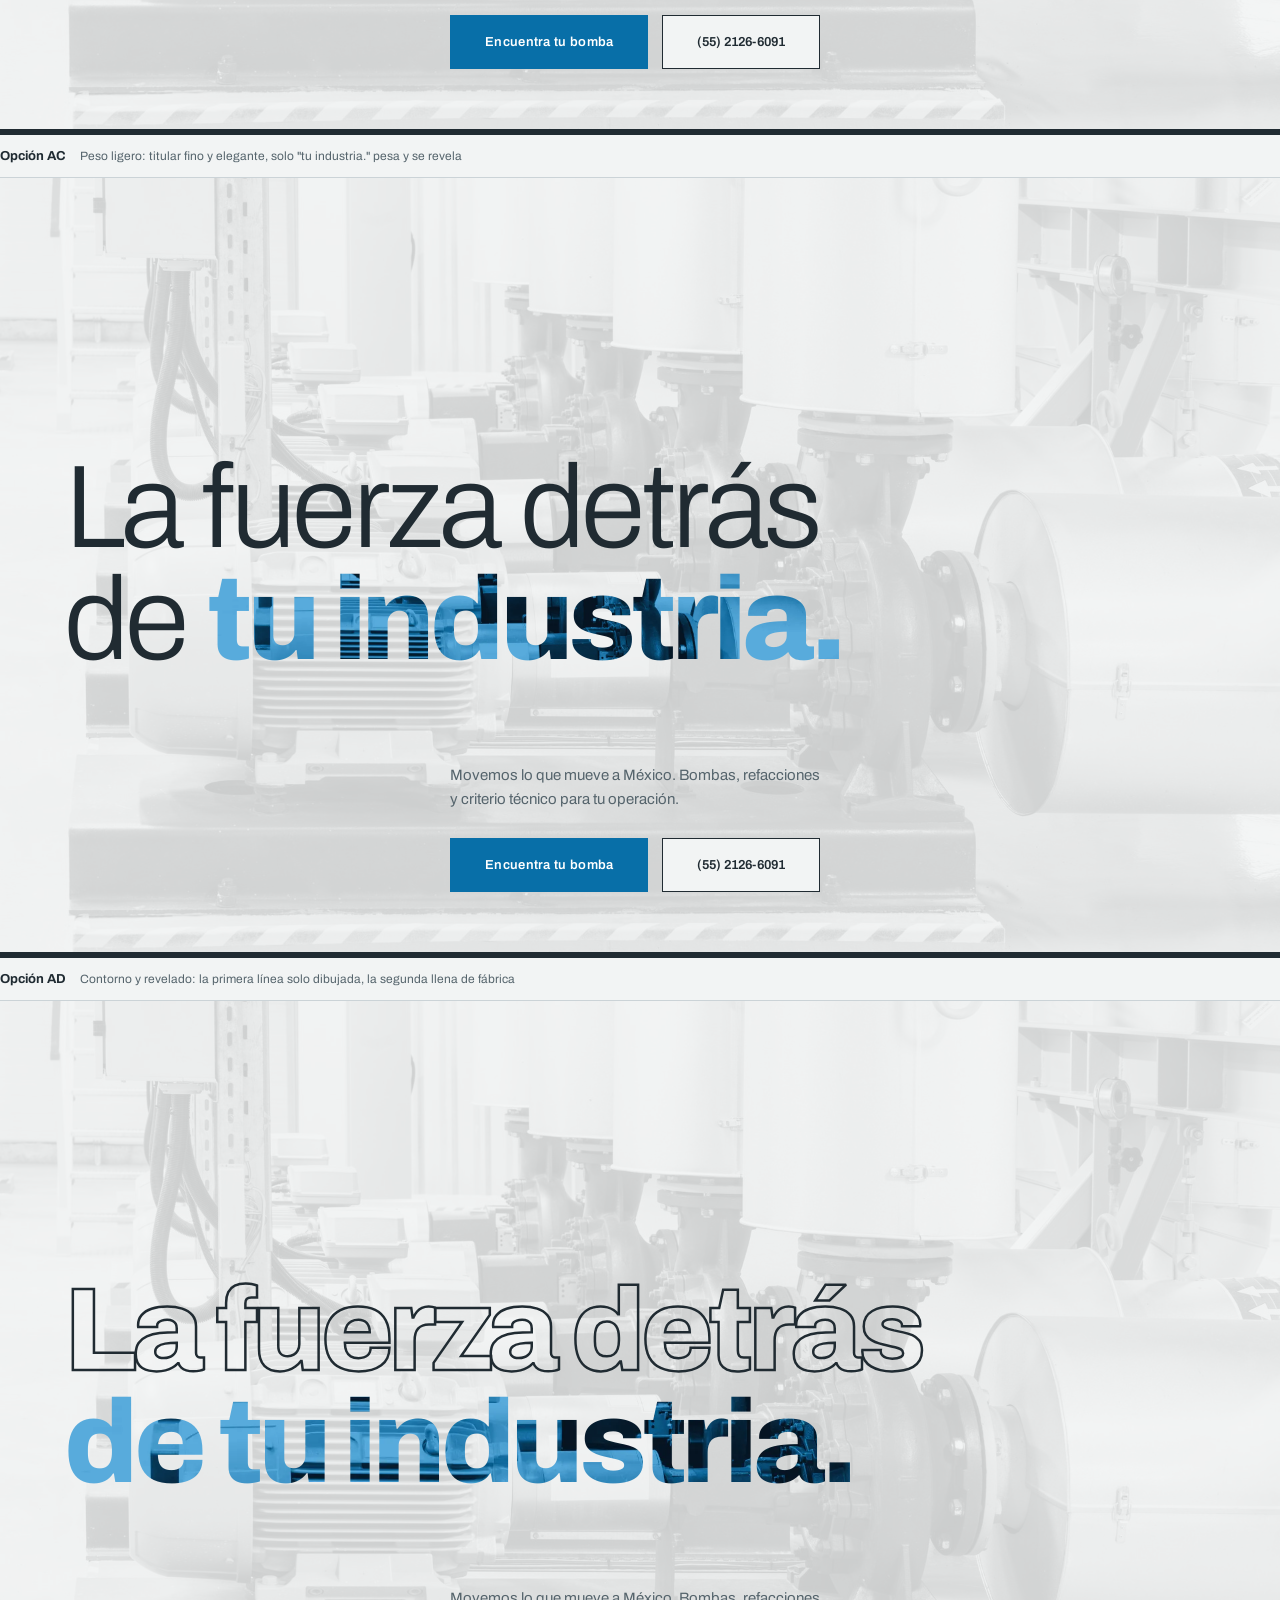
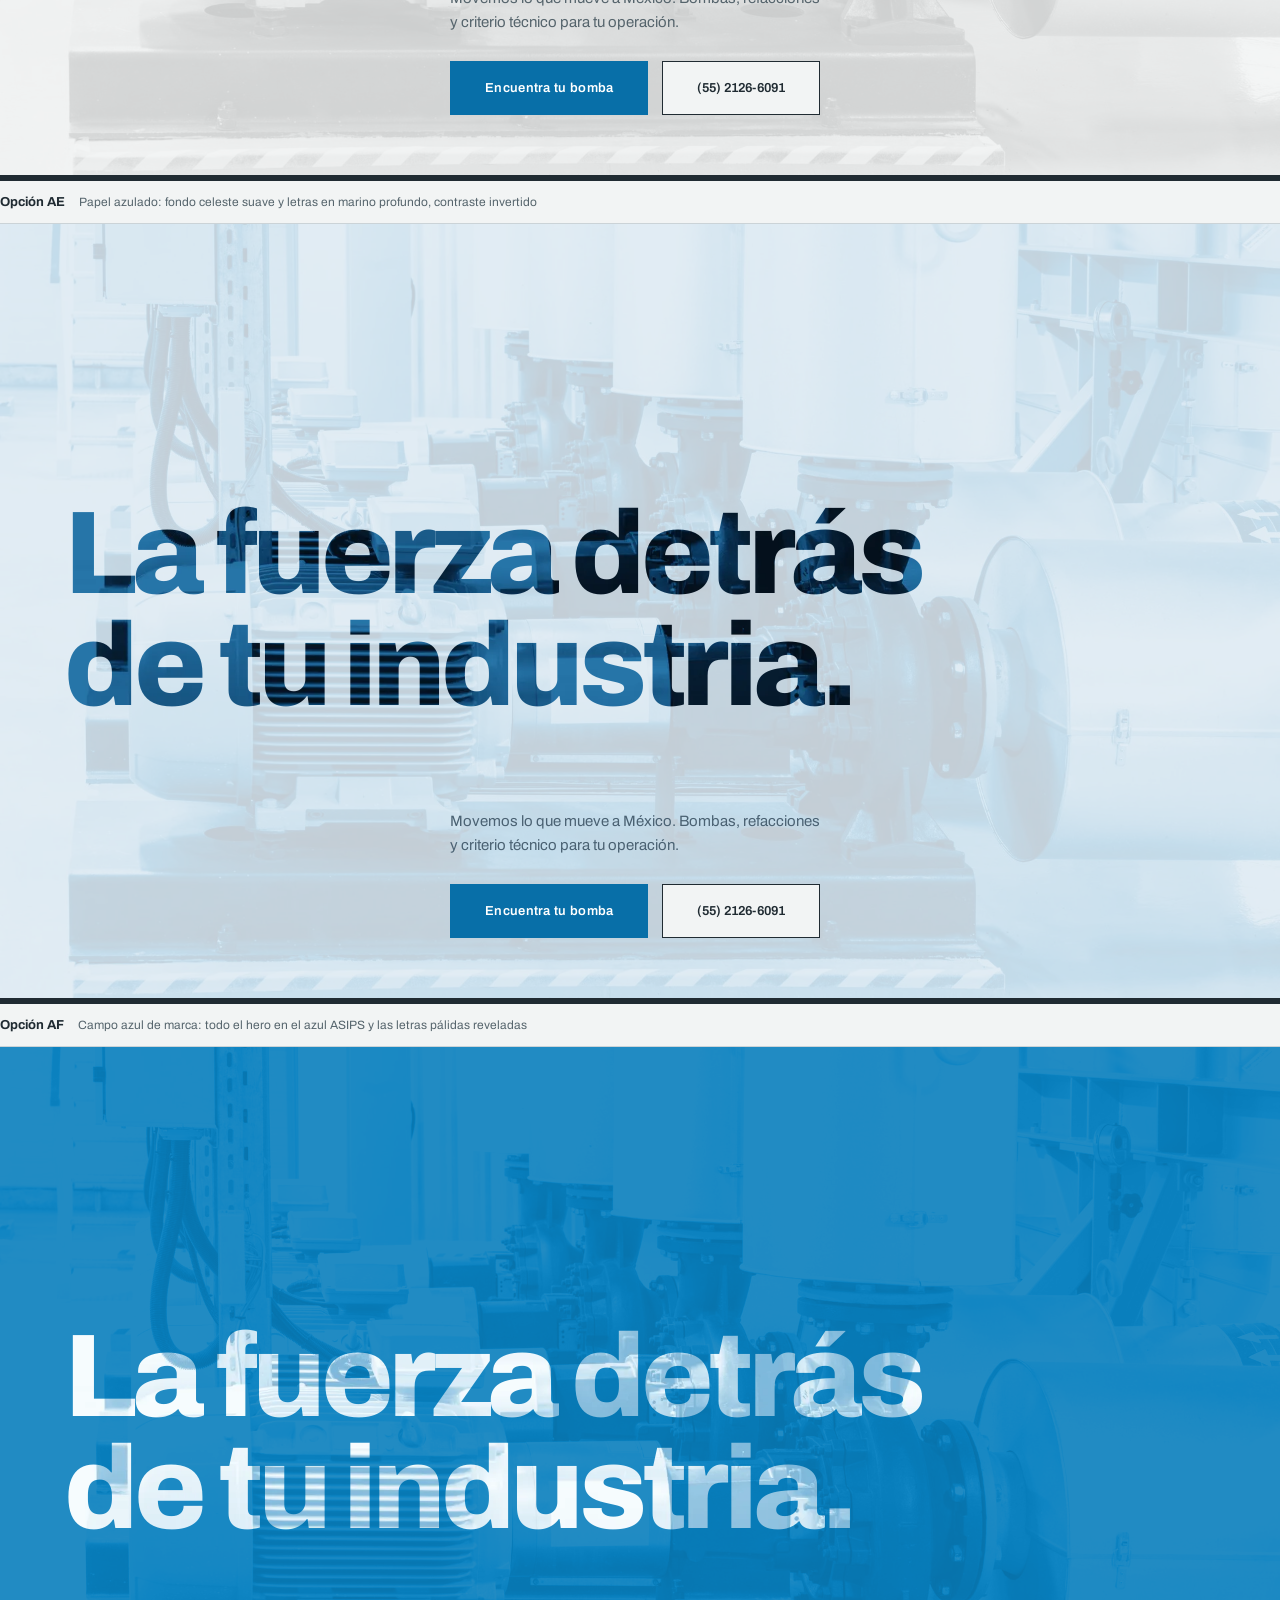
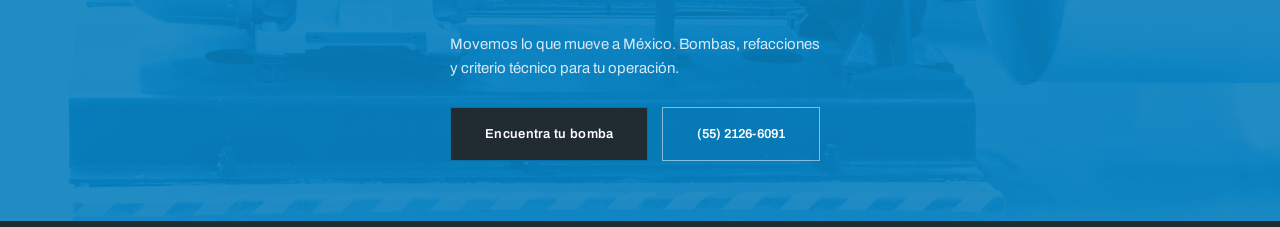
<file: letras7.html>
<!doctype html>
<html lang="es">
<head>
  <meta charset="UTF-8">
  <meta name="viewport" content="width=device-width, initial-scale=1">
  <title>ASIPS | Revelado, colores y voces</title>
  <link rel="icon" href="assets/logo.jpeg">
  <link rel="stylesheet" href="styles.css">
  <style>
    .pick{position:sticky;top:0;z-index:5;display:flex;gap:16px;align-items:center;flex-wrap:wrap;background:var(--ink);color:var(--bg);padding:10px 24px;font-size:12px}
    .pick a{color:inherit;border-bottom:1px solid transparent;padding:4px 0}
    .pick a:hover{border-color:currentColor;color:inherit}
    .variant-label{display:flex;align-items:baseline;gap:14px;padding:14px 0;border-bottom:1px solid var(--line)}
    .variant-label strong{font-size:13px}
    .variant-label span{font-size:12px;color:var(--muted)}
    .demo{border-bottom:6px solid var(--ink)}
    .lead{font-size:15px;max-width:380px;color:var(--muted)}
    .actions{display:flex;gap:14px;margin-top:26px;flex-wrap:wrap}
    .ghostw{display:inline-flex;align-items:center;justify-content:center;min-height:54px;padding:16px 34px;border:1px solid rgba(255,255,255,.5);color:#fff;font-size:13px;font-weight:600}

    /* base: letras reveladas sobre sala tenue */
    .rv{position:relative;min-height:86svh;overflow:hidden;display:flex;flex-direction:column;justify-content:flex-end}
    .rv .dim{position:absolute;inset:0;background-image:url('assets/hero.jpeg');background-size:cover;background-position:center;filter:grayscale(1);opacity:.16;pointer-events:none}
    .rv h1{position:absolute;inset:0;margin:0;display:flex;align-items:center;font-size:clamp(58px,9.2vw,146px);font-weight:800;letter-spacing:-.045em;line-height:.95;background-size:cover;background-position:center;-webkit-background-clip:text;background-clip:text;color:transparent}
    .rv h1 .wrap{width:100%}
    .rv .under{position:relative;z-index:1;padding-bottom:60px}

    /* Y: nocturno total, letras encendidas sobre marino profundo */
    .ly{background:#081420}
    .ly .dim{background-image:url('assets/hero-duo.webp');filter:none;opacity:.08}
    .ly h1{background-image:url('assets/hero-reveal-night.webp');filter:drop-shadow(0 0 34px rgba(141,208,247,.22))}
    .ly .lead{color:#9DB4C6}

    /* Z: grafito y cobre, el metal caliente del taller */
    .lz{background:#22262a}
    .lz .dim{background-image:url('assets/hero.jpeg');filter:grayscale(1) brightness(.55);opacity:.14}
    .lz h1{background-image:url('assets/hero-fill-copper.webp');filter:drop-shadow(0 0 30px rgba(244,204,152,.14))}
    .lz .lead{color:#b9aa97}
    .lz .button{background:#c07a36}

    /* AA: cian electrico sobre claro */
    .laa h1{background-image:url('assets/hero-fill-teal.webp')}
    .laa .button{background:#00929f}

    /* AB: mayusculas compactas, bloque de fuerza */
    .lab h1{font-size:clamp(44px,7vw,110px);letter-spacing:-.02em;line-height:1;text-transform:uppercase;background-image:url('assets/hero-reveal-duo.webp')}

    /* AC: peso ligero con acento pesado revelado */
    .lac h1{font-weight:300;letter-spacing:-.03em;color:var(--ink);background:none}
    .lac h1 .acc{font-weight:800;letter-spacing:-.045em;background-image:url('assets/hero-reveal-duo.webp');background-size:cover;background-position:center;-webkit-background-clip:text;background-clip:text;color:transparent}

    /* AD: contorno y revelado */
    .lad h1{color:var(--ink);background:none}
    .lad h1 .outline{display:block;color:transparent;-webkit-text-stroke:2.5px var(--ink)}
    .lad h1 .rev{display:block;background-image:url('assets/hero-reveal-duo.webp');background-size:cover;background-position:center;-webkit-background-clip:text;background-clip:text;color:transparent}

    /* AE: papel azulado con letras marino profundo */
    .lae{background:#e3edf4}
    .lae .dim{background-image:url('assets/hero-duo.webp');filter:none;opacity:.14}
    .lae h1{background-image:url('assets/hero-fill-navy.webp')}
    .lae .lead{color:#4a6172}

    /* AF: campo azul de marca, letras palidas reveladas */
    .laf{background:var(--blue)}
    .laf .dim{background-image:url('assets/hero.jpeg');filter:grayscale(1) brightness(1.15);opacity:.1;mix-blend-mode:luminosity}
    .laf h1{background-image:url('assets/hero-fill-light.webp')}
    .laf .lead{color:#d5eaf6}
    .laf .button{background:var(--ink)}

    @media(max-width:900px){
      .rv h1{font-size:12vw}
      .lab h1{font-size:9.5vw}
      .rv .under{padding-bottom:40px}
    }
  </style>
</head>
<body>
  <div class="pick"><strong>Colores y voces</strong><a href="#op-y">Y</a><a href="#op-z">Z</a><a href="#op-aa">AA</a><a href="#op-ab">AB</a><a href="#op-ac">AC</a><a href="#op-ad">AD</a><a href="#op-ae">AE</a><a href="#op-af">AF</a><a href="letras6.html">Composiciones</a><a href="letras5.html">Intensidades</a><a href="./" style="margin-left:auto">Volver al sitio</a></div>

  <!-- ===== Y ===== -->
  <div class="demo" id="op-y">
    <div class="wrap variant-label"><strong>Opción Y</strong><span>Nocturno total: marino profundo casi negro y las letras encendidas con la foto a color</span></div>
    <section class="rv ly">
      <div class="dim" aria-hidden="true"></div>
      <h1><span class="wrap">La fuerza detrás<br>de tu industria.</span></h1>
      <div class="wrap under">
        <p class="lead">Movemos lo que mueve a México. Bombas, refacciones y criterio técnico para tu operación.</p>
        <div class="actions"><a class="button" href="#">Encuentra tu bomba</a><a class="ghostw" href="tel:+525521266091">(55) 2126-6091</a></div>
      </div>
    </section>
  </div>

  <!-- ===== Z ===== -->
  <div class="demo" id="op-z">
    <div class="wrap variant-label"><strong>Opción Z</strong><span>Grafito y cobre: paleta de taller, el metal caliente dentro de las letras</span></div>
    <section class="rv lz">
      <div class="dim" aria-hidden="true"></div>
      <h1><span class="wrap">La fuerza detrás<br>de tu industria.</span></h1>
      <div class="wrap under">
        <p class="lead">Movemos lo que mueve a México. Bombas, refacciones y criterio técnico para tu operación.</p>
        <div class="actions"><a class="button" href="#">Encuentra tu bomba</a><a class="ghostw" href="tel:+525521266091">(55) 2126-6091</a></div>
      </div>
    </section>
  </div>

  <!-- ===== AA ===== -->
  <div class="demo" id="op-aa">
    <div class="wrap variant-label"><strong>Opción AA</strong><span>Cian eléctrico: la misma técnica pero virada a turquesa, más tecnológica</span></div>
    <section class="rv laa">
      <div class="dim" aria-hidden="true"></div>
      <h1><span class="wrap">La fuerza detrás<br>de tu industria.</span></h1>
      <div class="wrap under">
        <p class="lead">Movemos lo que mueve a México. Bombas, refacciones y criterio técnico para tu operación.</p>
        <div class="actions"><a class="button" href="#">Encuentra tu bomba</a><a class="ghost" href="tel:+525521266091">(55) 2126-6091</a></div>
      </div>
    </section>
  </div>

  <!-- ===== AB ===== -->
  <div class="demo" id="op-ab">
    <div class="wrap variant-label"><strong>Opción AB</strong><span>Mayúsculas compactas: bloque tipográfico denso en tres líneas, voz más dura</span></div>
    <section class="rv lab">
      <div class="dim" aria-hidden="true"></div>
      <h1><span class="wrap">La fuerza<br>detrás de<br>tu industria.</span></h1>
      <div class="wrap under">
        <p class="lead">Movemos lo que mueve a México. Bombas, refacciones y criterio técnico para tu operación.</p>
        <div class="actions"><a class="button" href="#">Encuentra tu bomba</a><a class="ghost" href="tel:+525521266091">(55) 2126-6091</a></div>
      </div>
    </section>
  </div>

  <!-- ===== AC ===== -->
  <div class="demo" id="op-ac">
    <div class="wrap variant-label"><strong>Opción AC</strong><span>Peso ligero: titular fino y elegante, solo "tu industria." pesa y se revela</span></div>
    <section class="rv lac">
      <div class="dim" aria-hidden="true"></div>
      <h1><span class="wrap">La fuerza detrás<br>de <span class="acc">tu industria.</span></span></h1>
      <div class="wrap under">
        <p class="lead">Movemos lo que mueve a México. Bombas, refacciones y criterio técnico para tu operación.</p>
        <div class="actions"><a class="button" href="#">Encuentra tu bomba</a><a class="ghost" href="tel:+525521266091">(55) 2126-6091</a></div>
      </div>
    </section>
  </div>

  <!-- ===== AD ===== -->
  <div class="demo" id="op-ad">
    <div class="wrap variant-label"><strong>Opción AD</strong><span>Contorno y revelado: la primera línea solo dibujada, la segunda llena de fábrica</span></div>
    <section class="rv lad">
      <div class="dim" aria-hidden="true"></div>
      <h1><span class="wrap"><span class="outline">La fuerza detrás</span><span class="rev">de tu industria.</span></span></h1>
      <div class="wrap under">
        <p class="lead">Movemos lo que mueve a México. Bombas, refacciones y criterio técnico para tu operación.</p>
        <div class="actions"><a class="button" href="#">Encuentra tu bomba</a><a class="ghost" href="tel:+525521266091">(55) 2126-6091</a></div>
      </div>
    </section>
  </div>

  <!-- ===== AE ===== -->
  <div class="demo" id="op-ae">
    <div class="wrap variant-label"><strong>Opción AE</strong><span>Papel azulado: fondo celeste suave y letras en marino profundo, contraste invertido</span></div>
    <section class="rv lae">
      <div class="dim" aria-hidden="true"></div>
      <h1><span class="wrap">La fuerza detrás<br>de tu industria.</span></h1>
      <div class="wrap under">
        <p class="lead">Movemos lo que mueve a México. Bombas, refacciones y criterio técnico para tu operación.</p>
        <div class="actions"><a class="button" href="#">Encuentra tu bomba</a><a class="ghost" href="tel:+525521266091">(55) 2126-6091</a></div>
      </div>
    </section>
  </div>

  <!-- ===== AF ===== -->
  <div class="demo" id="op-af">
    <div class="wrap variant-label"><strong>Opción AF</strong><span>Campo azul de marca: todo el hero en el azul ASIPS y las letras pálidas reveladas</span></div>
    <section class="rv laf">
      <div class="dim" aria-hidden="true"></div>
      <h1><span class="wrap">La fuerza detrás<br>de tu industria.</span></h1>
      <div class="wrap under">
        <p class="lead">Movemos lo que mueve a México. Bombas, refacciones y criterio técnico para tu operación.</p>
        <div class="actions"><a class="button" href="#">Encuentra tu bomba</a><a class="ghostw" href="tel:+525521266091">(55) 2126-6091</a></div>
      </div>
    </section>
  </div>

</body>
</html>
</file>
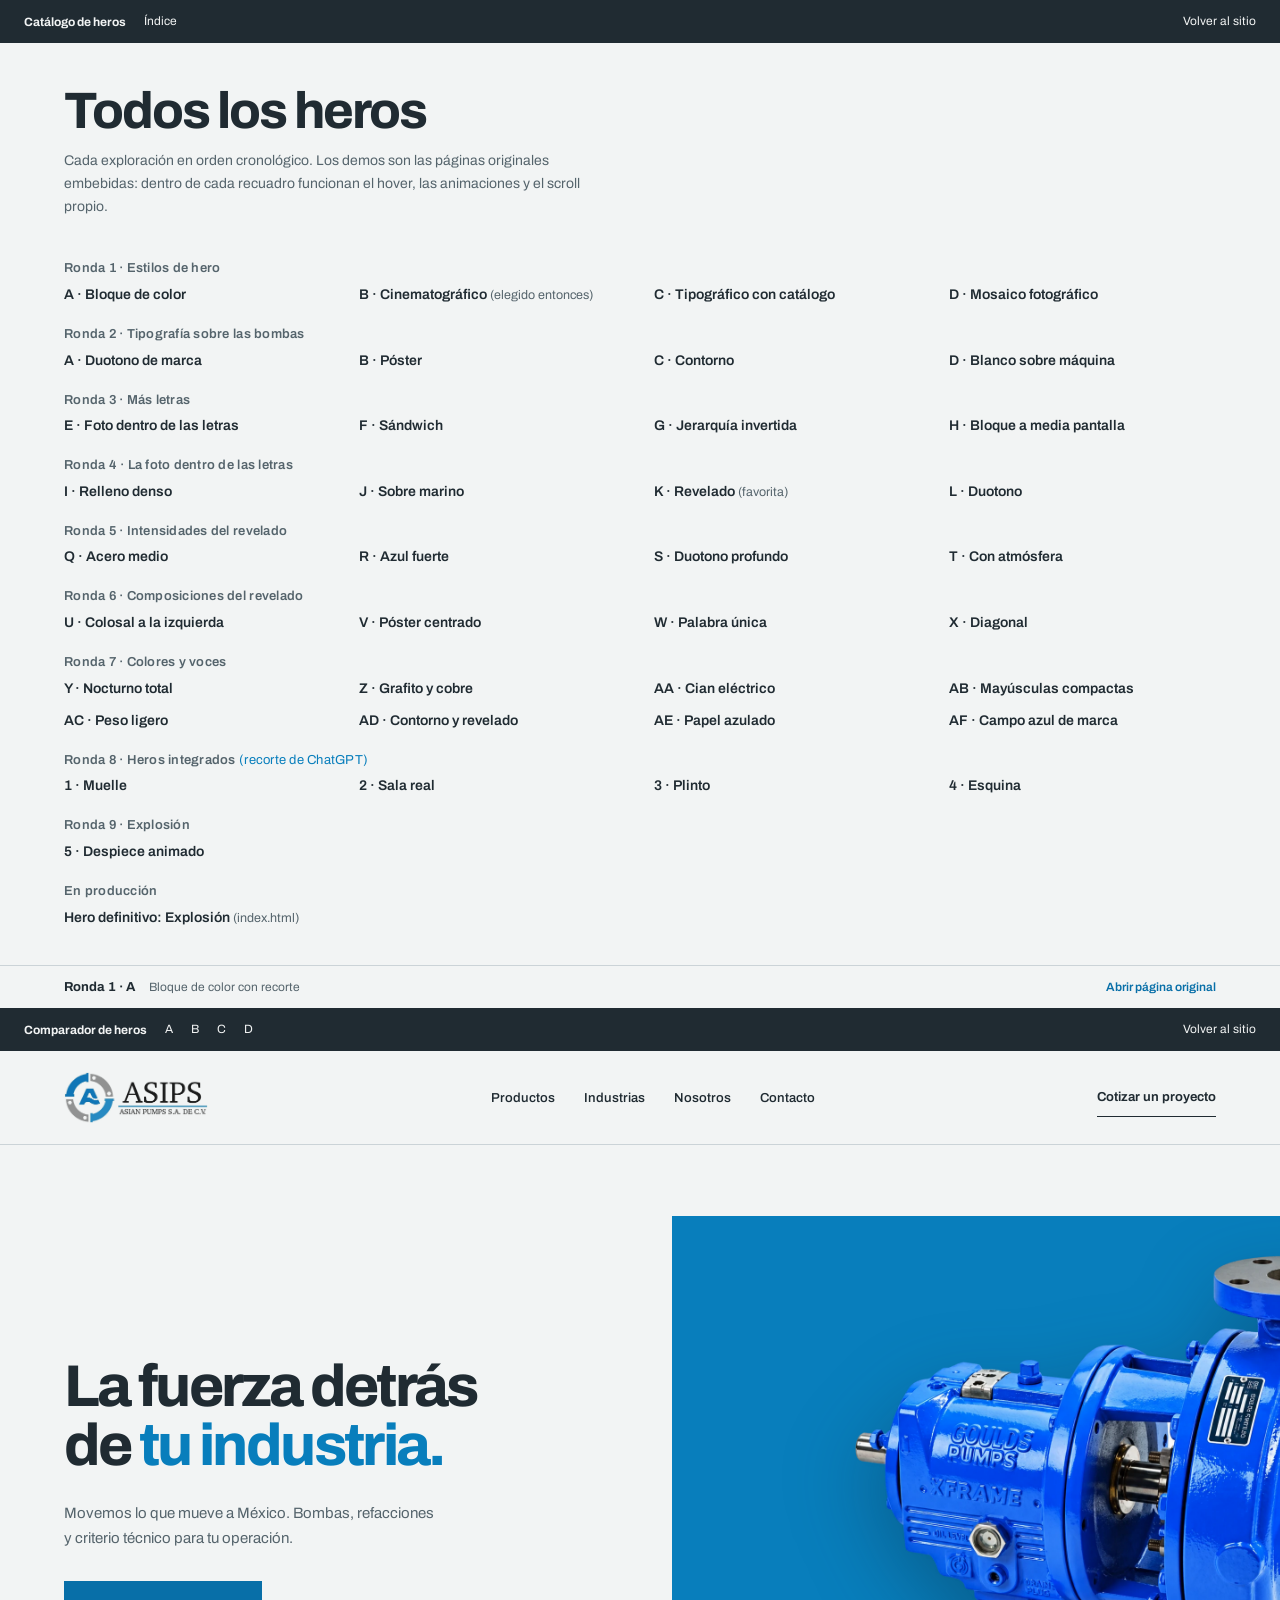
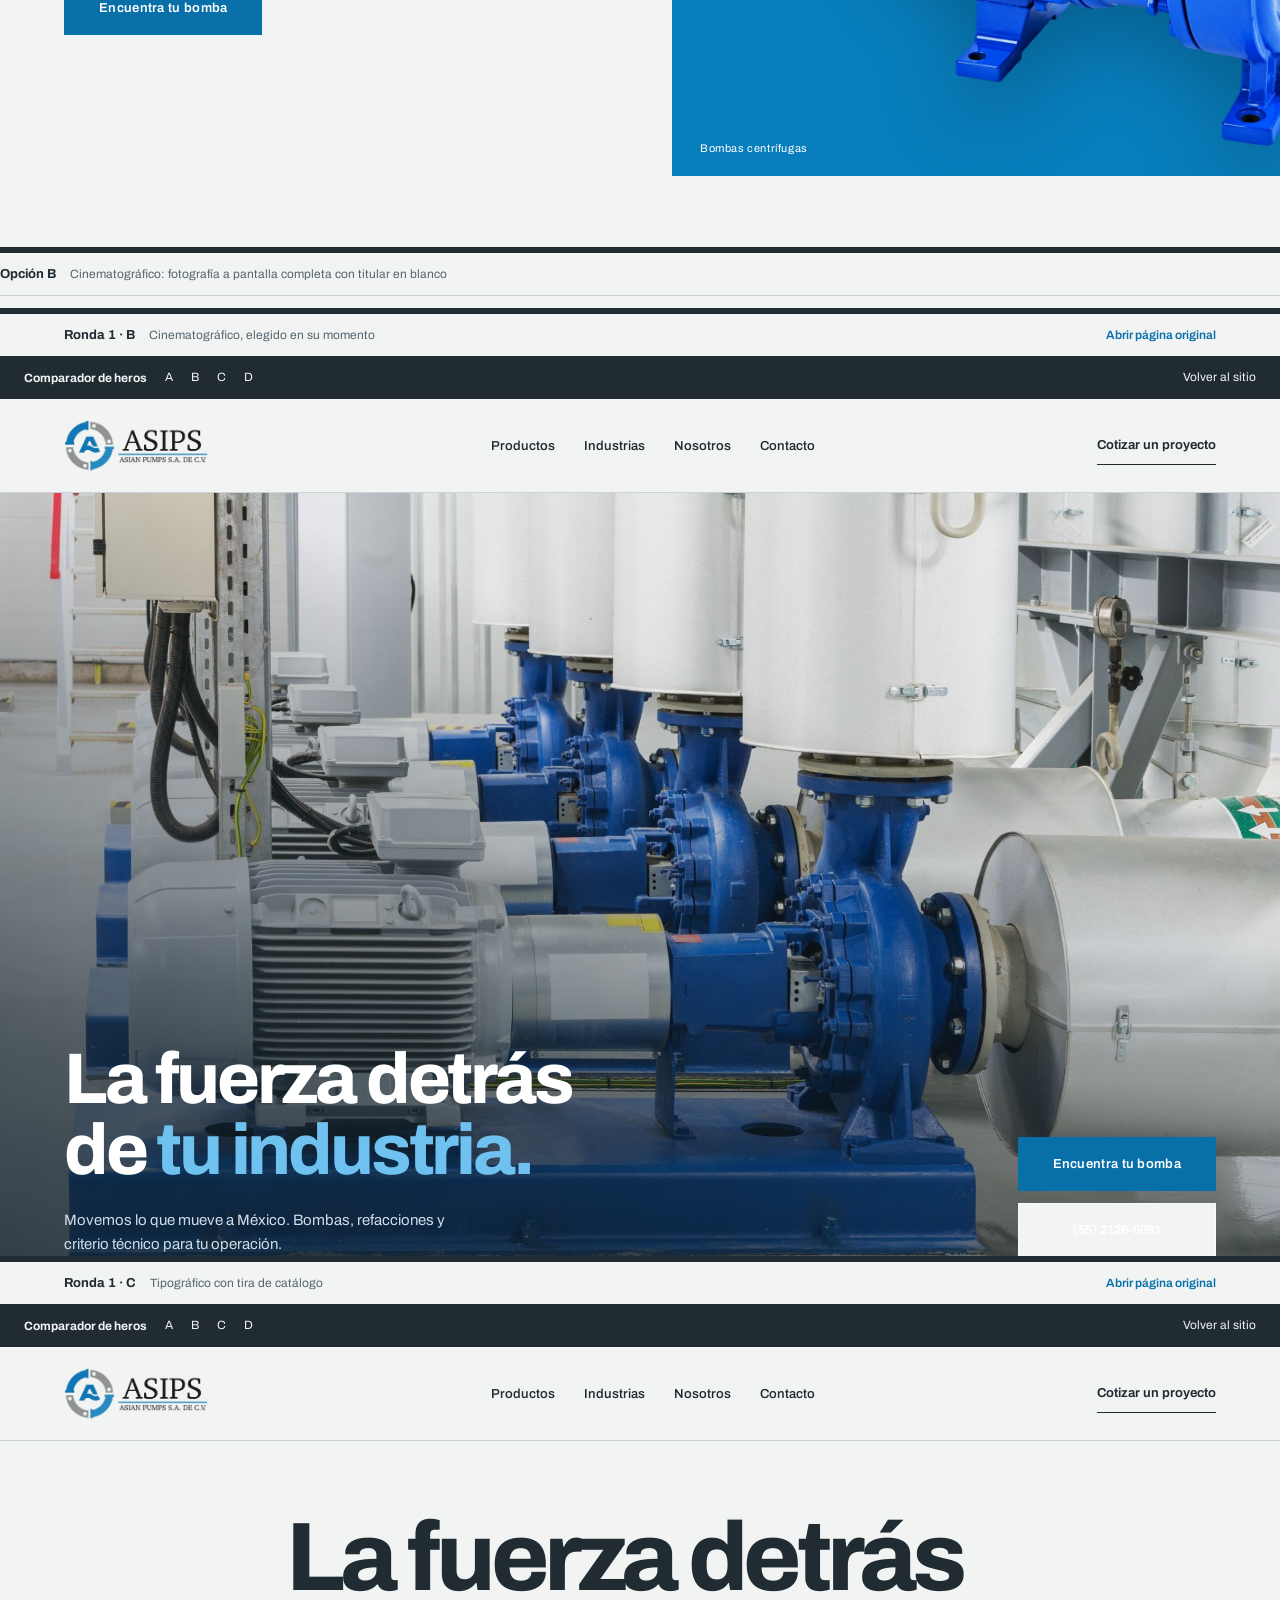
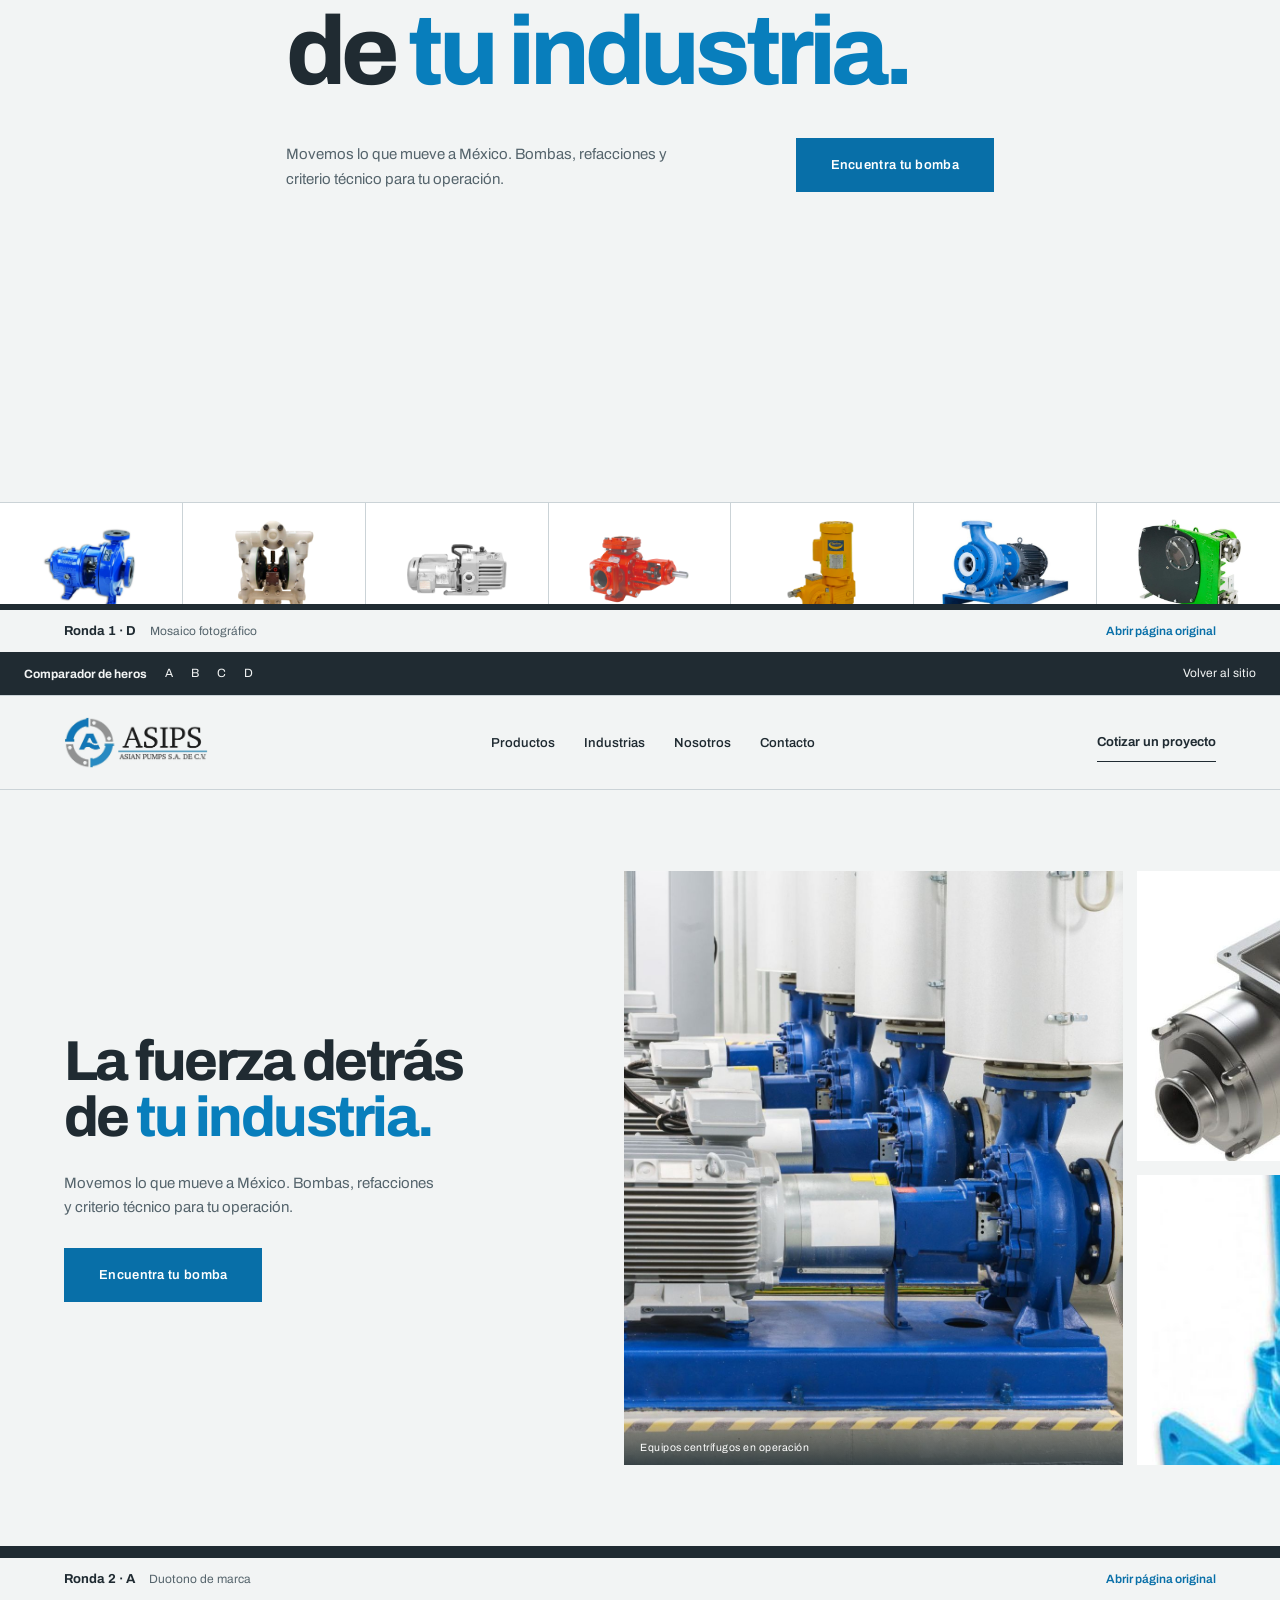
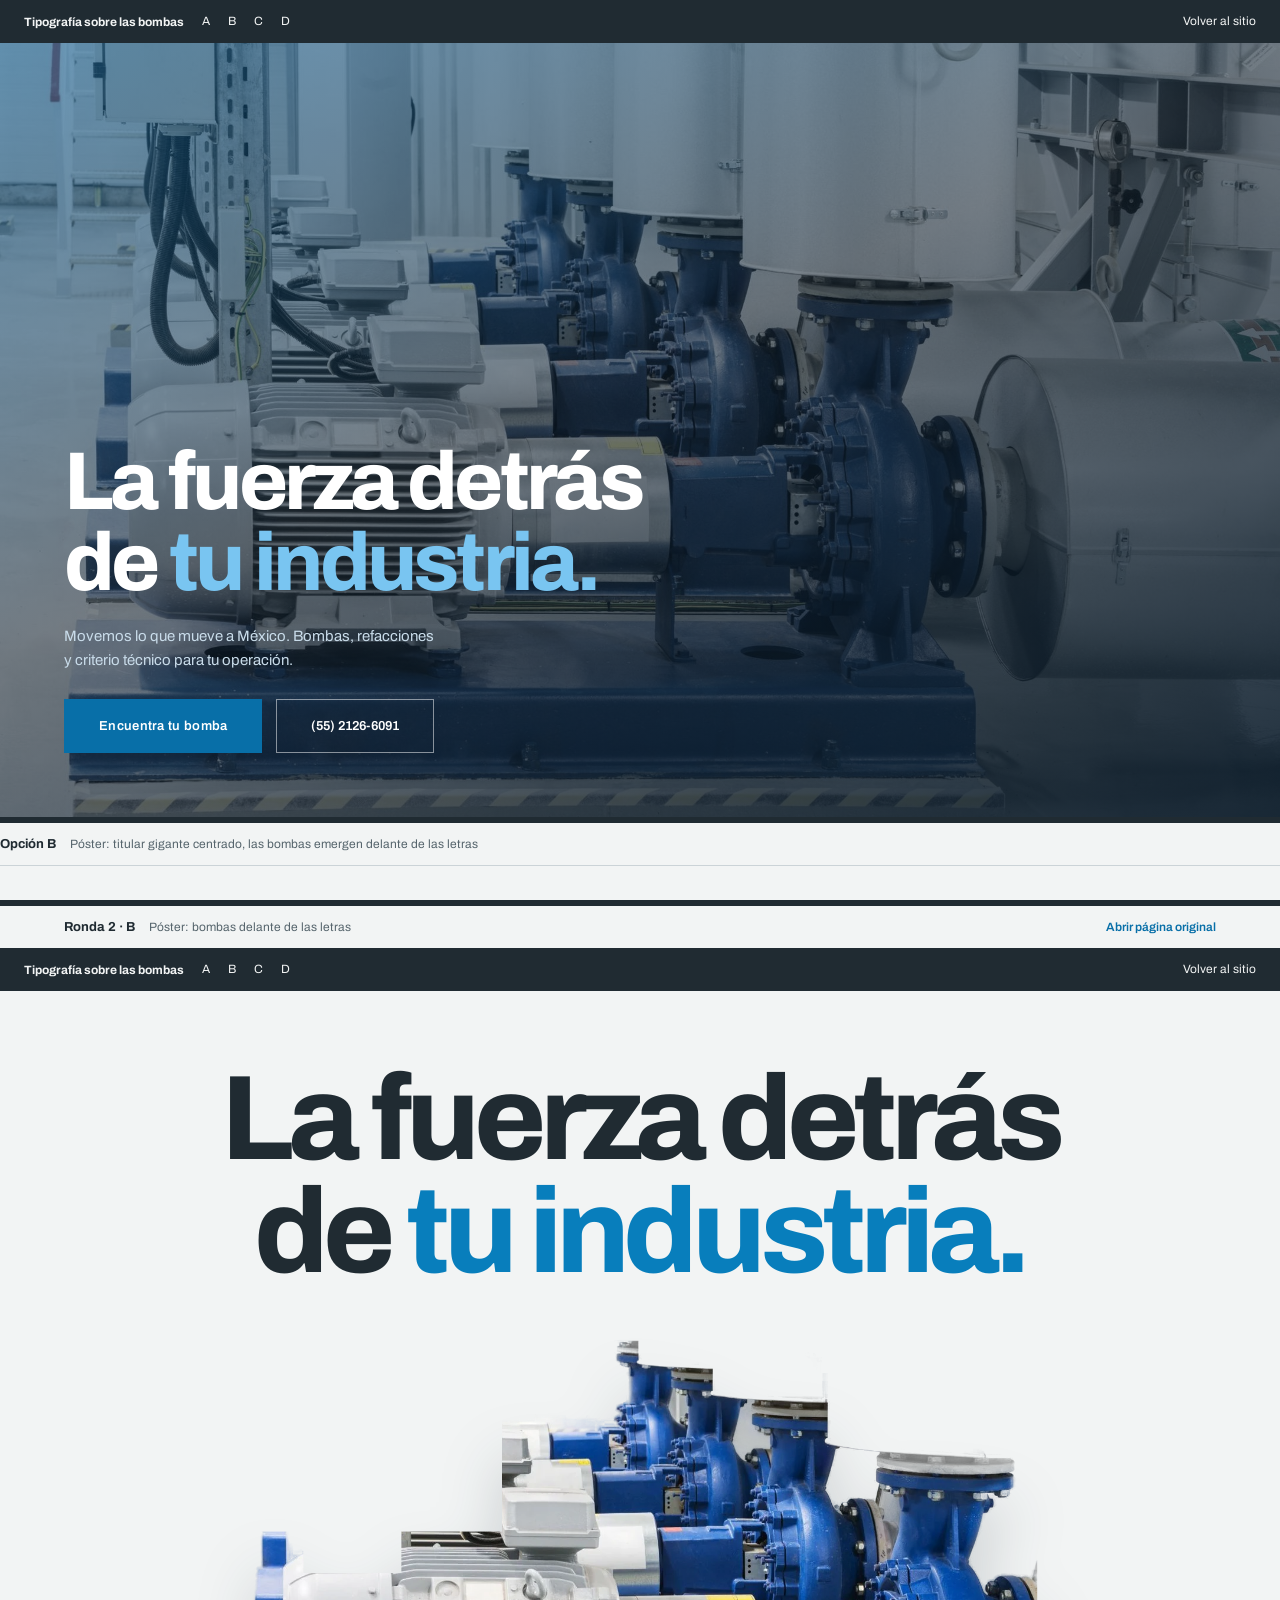
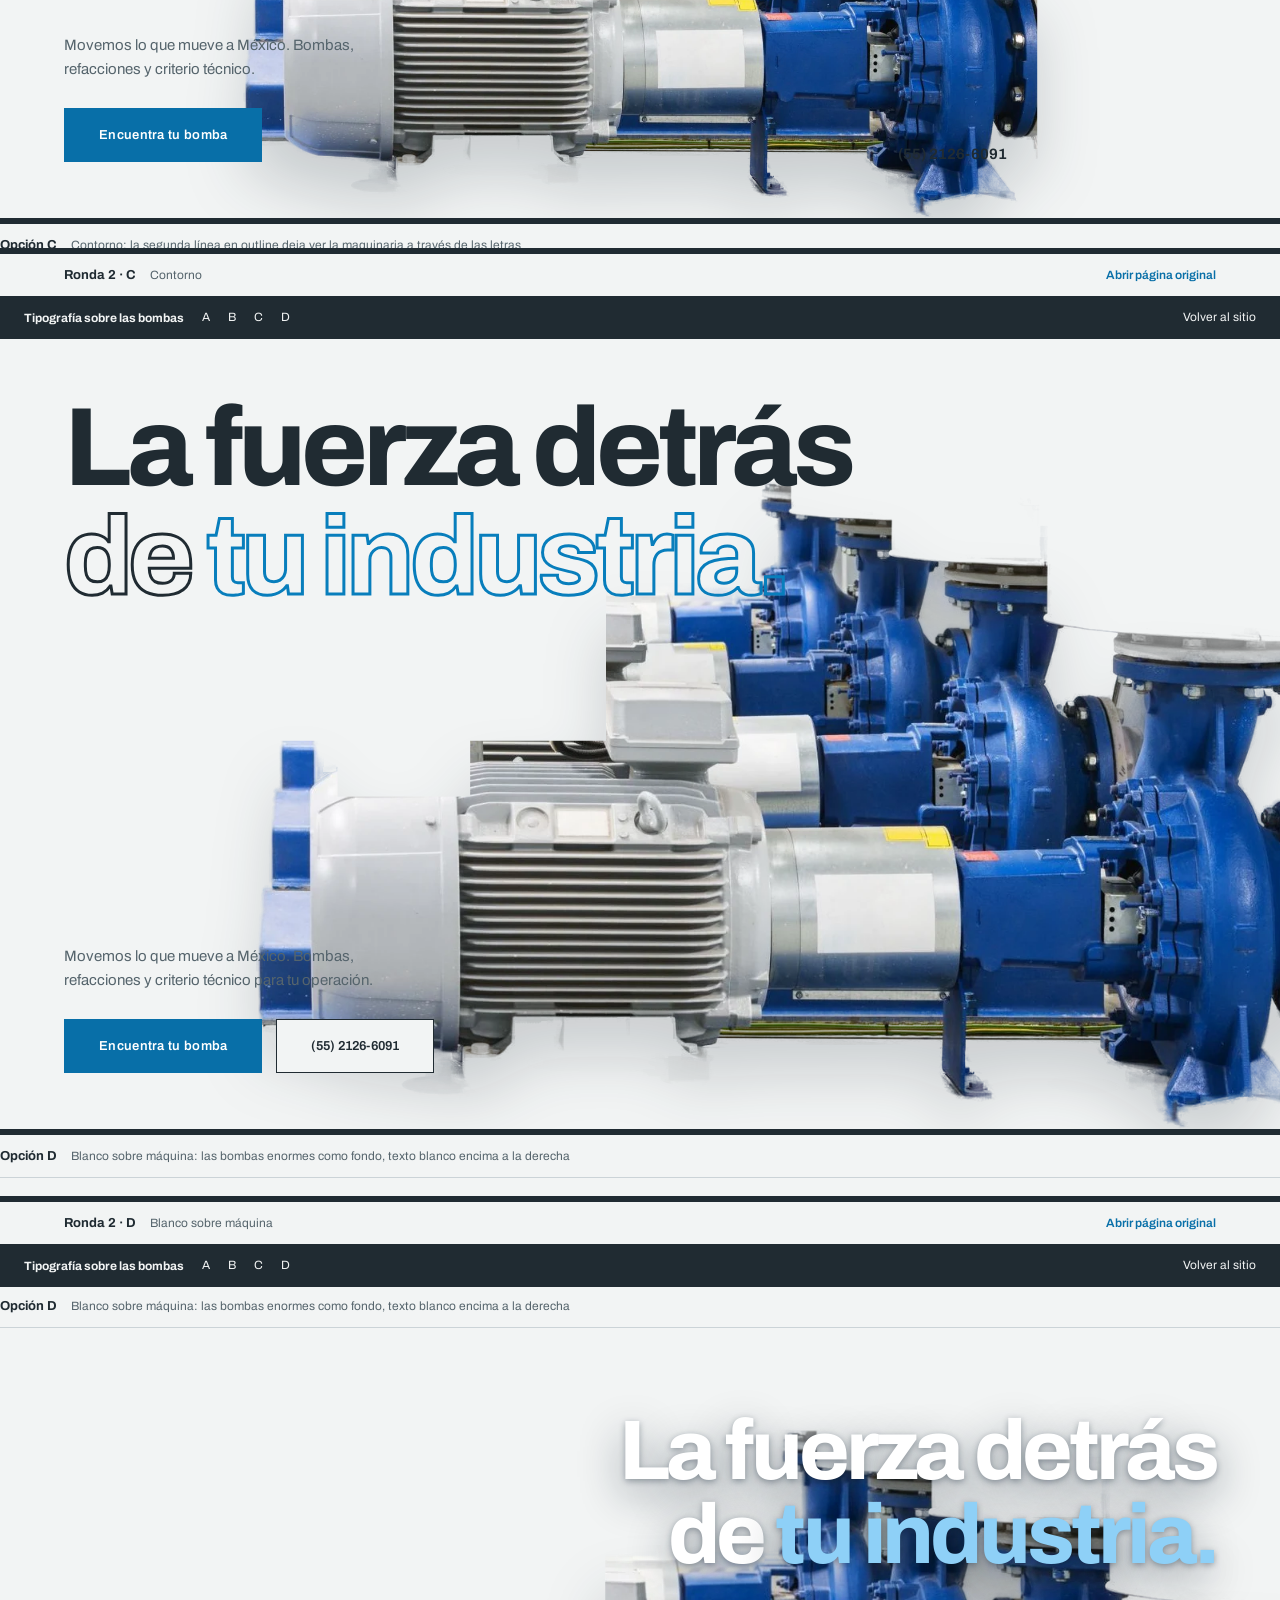
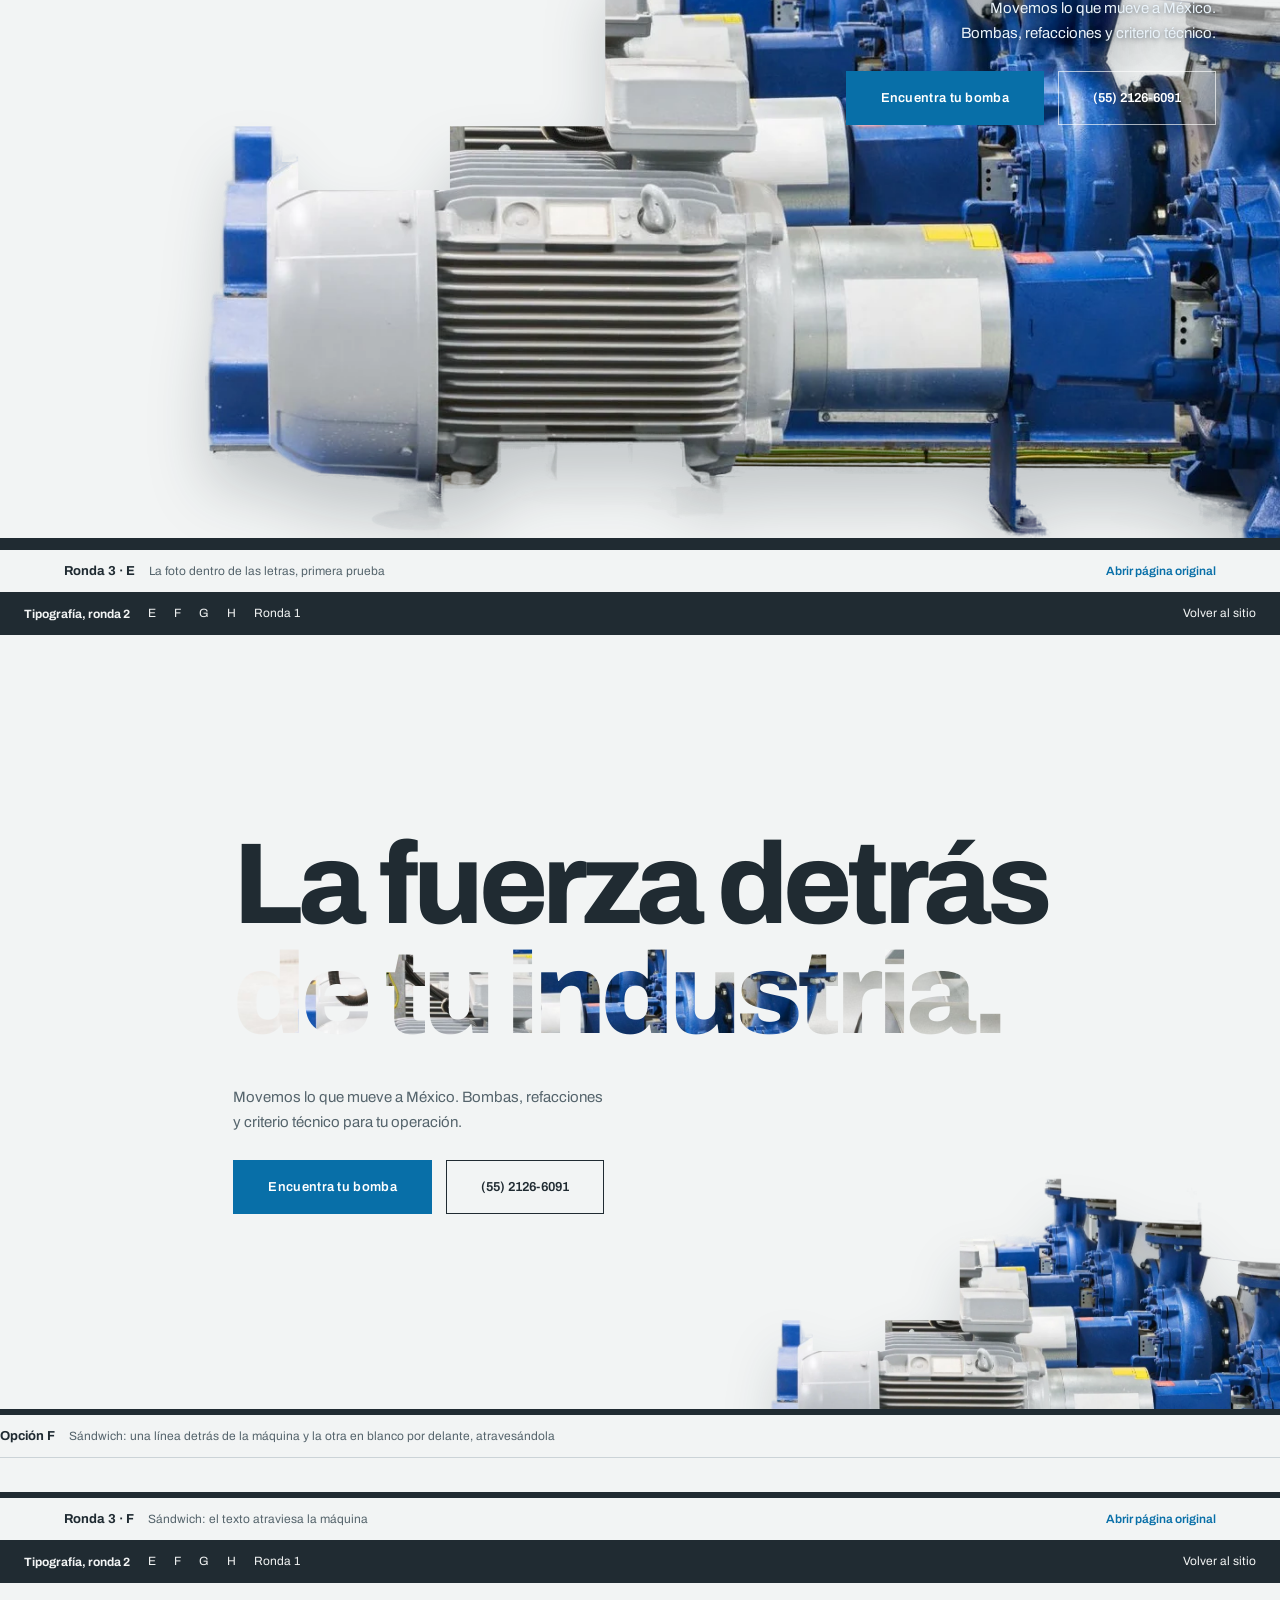
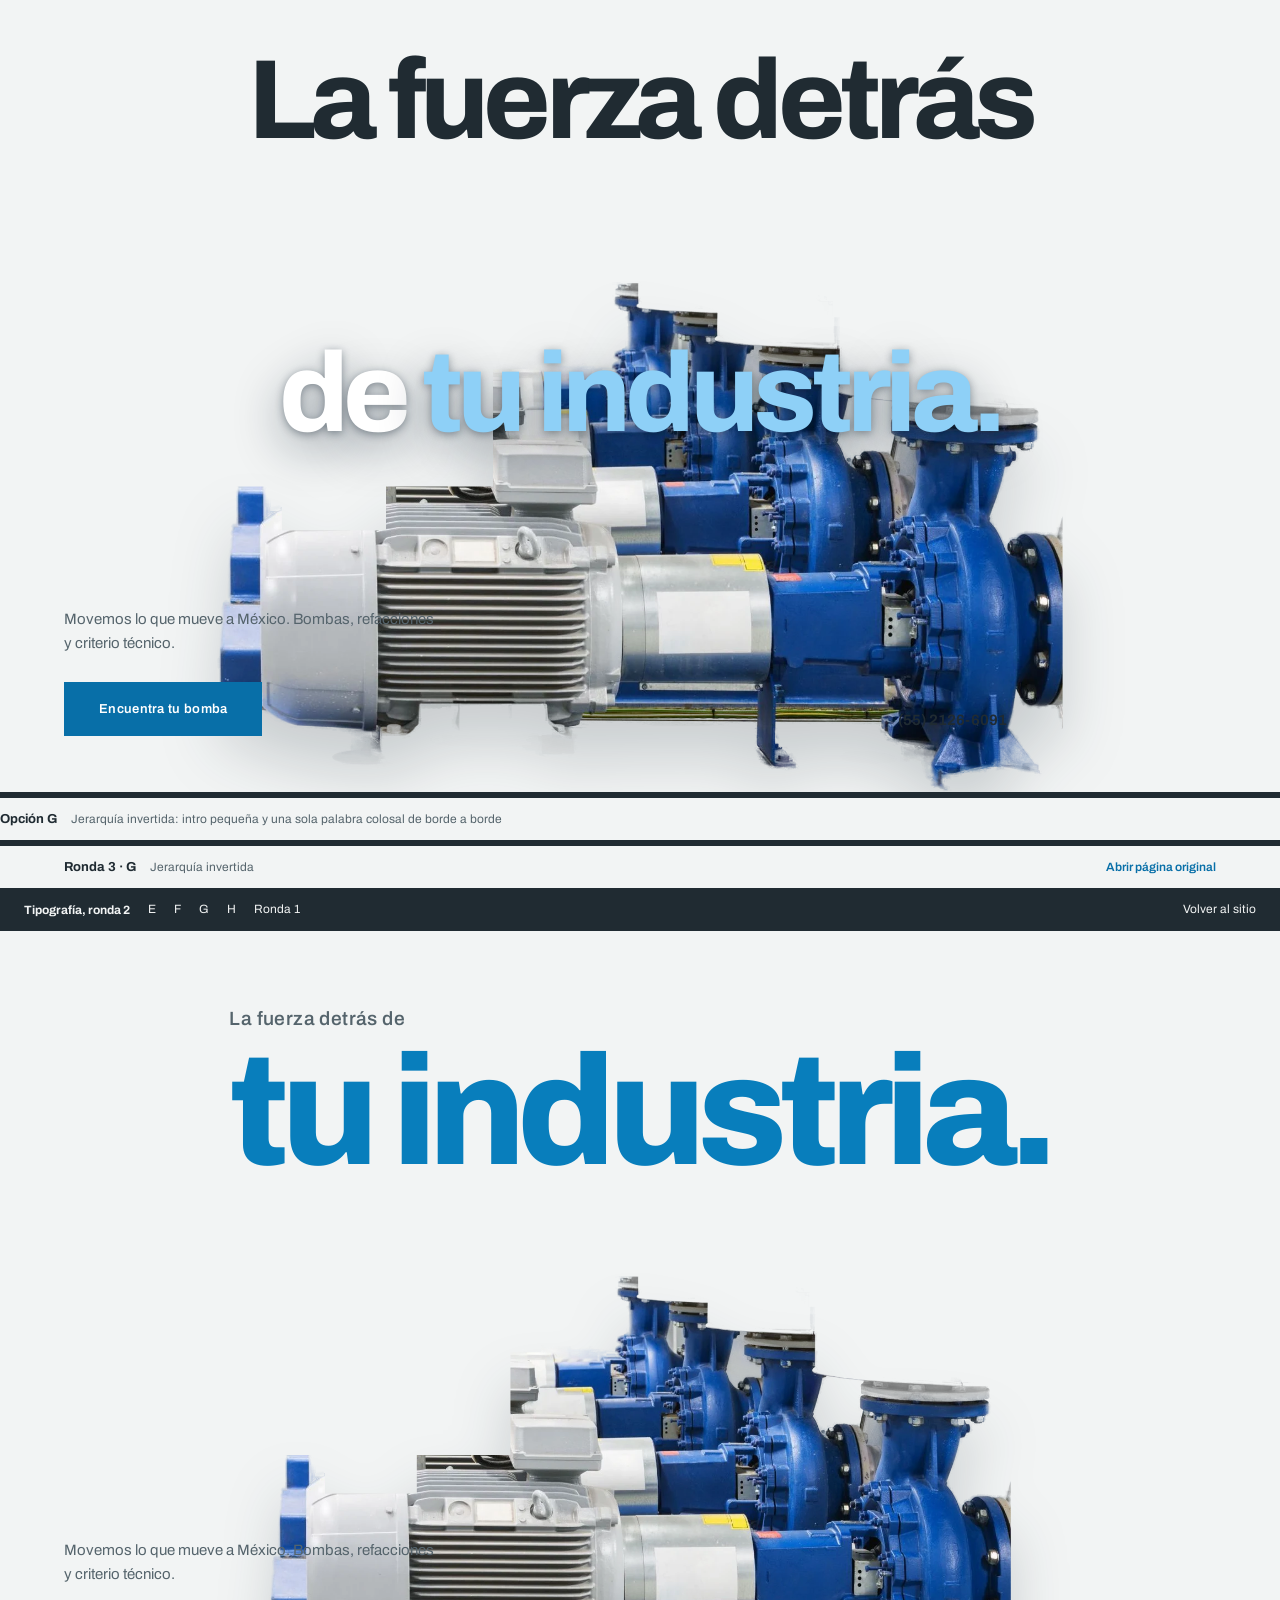
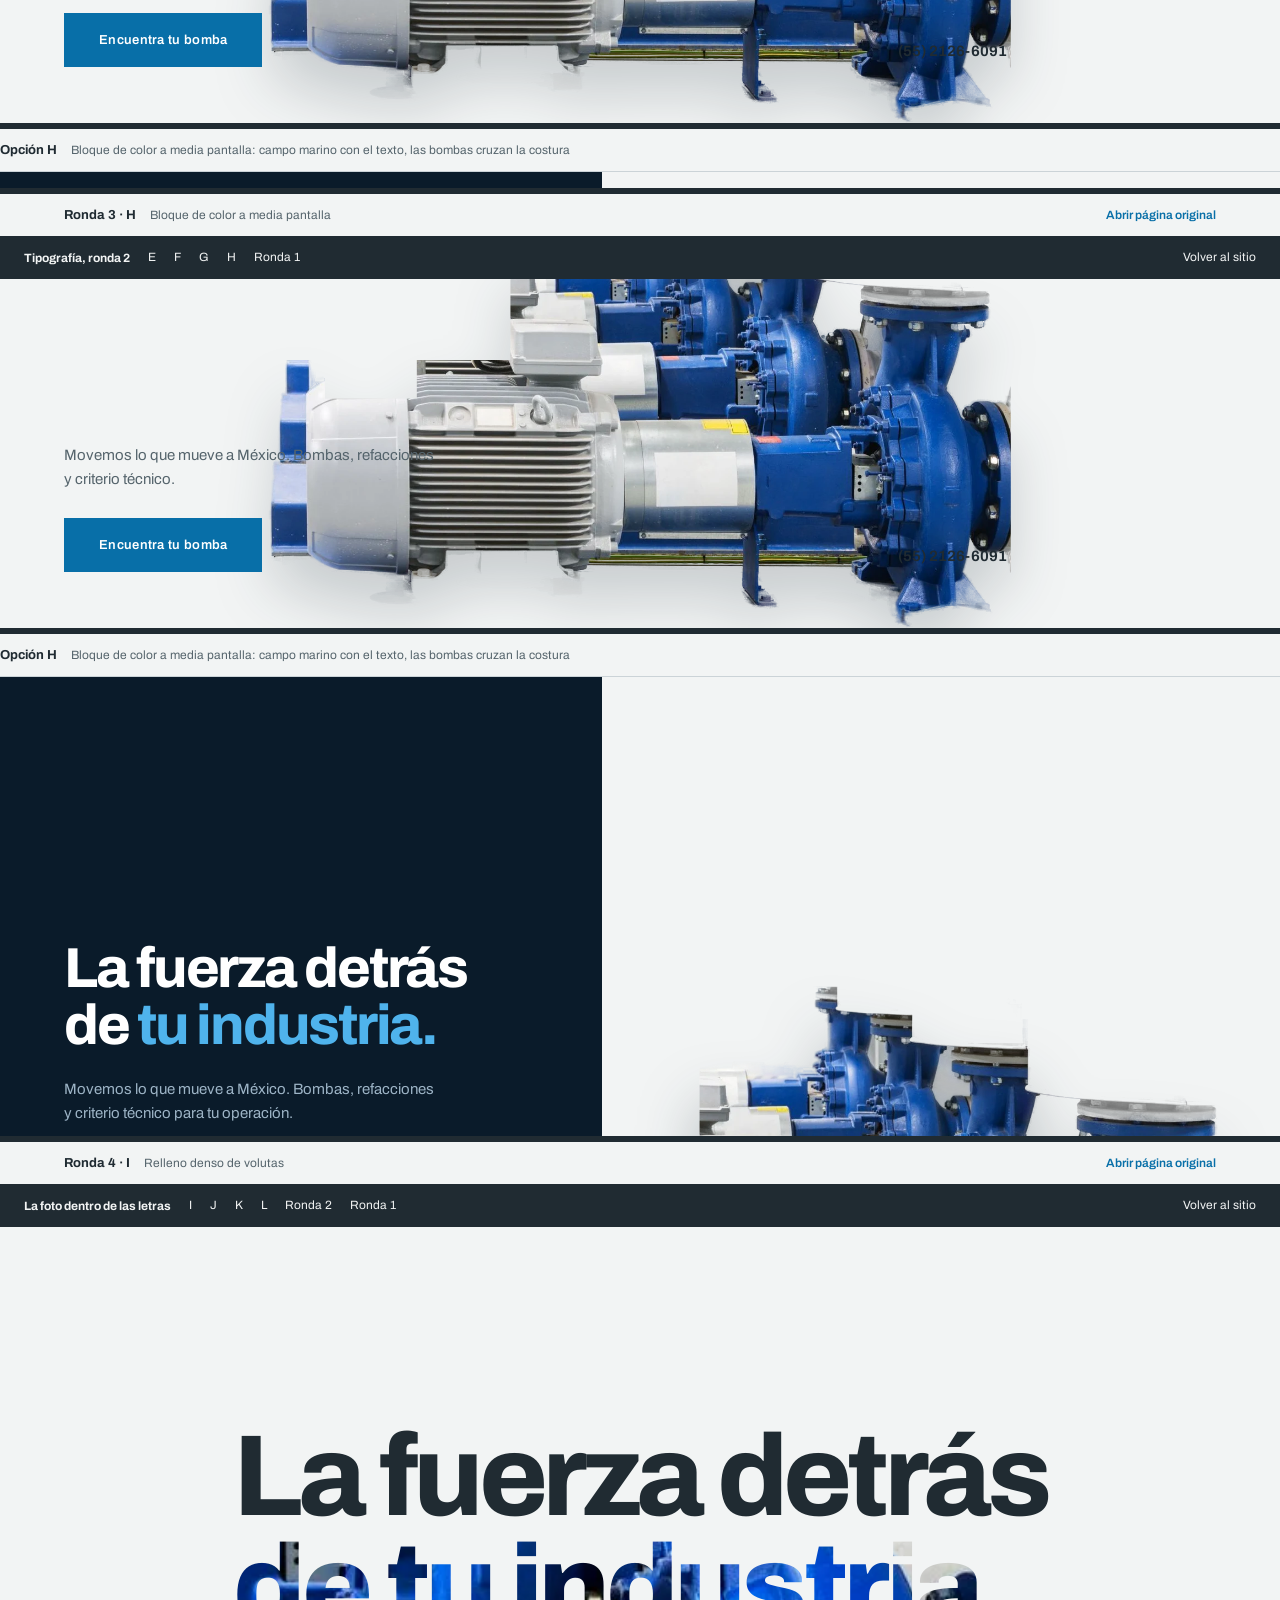
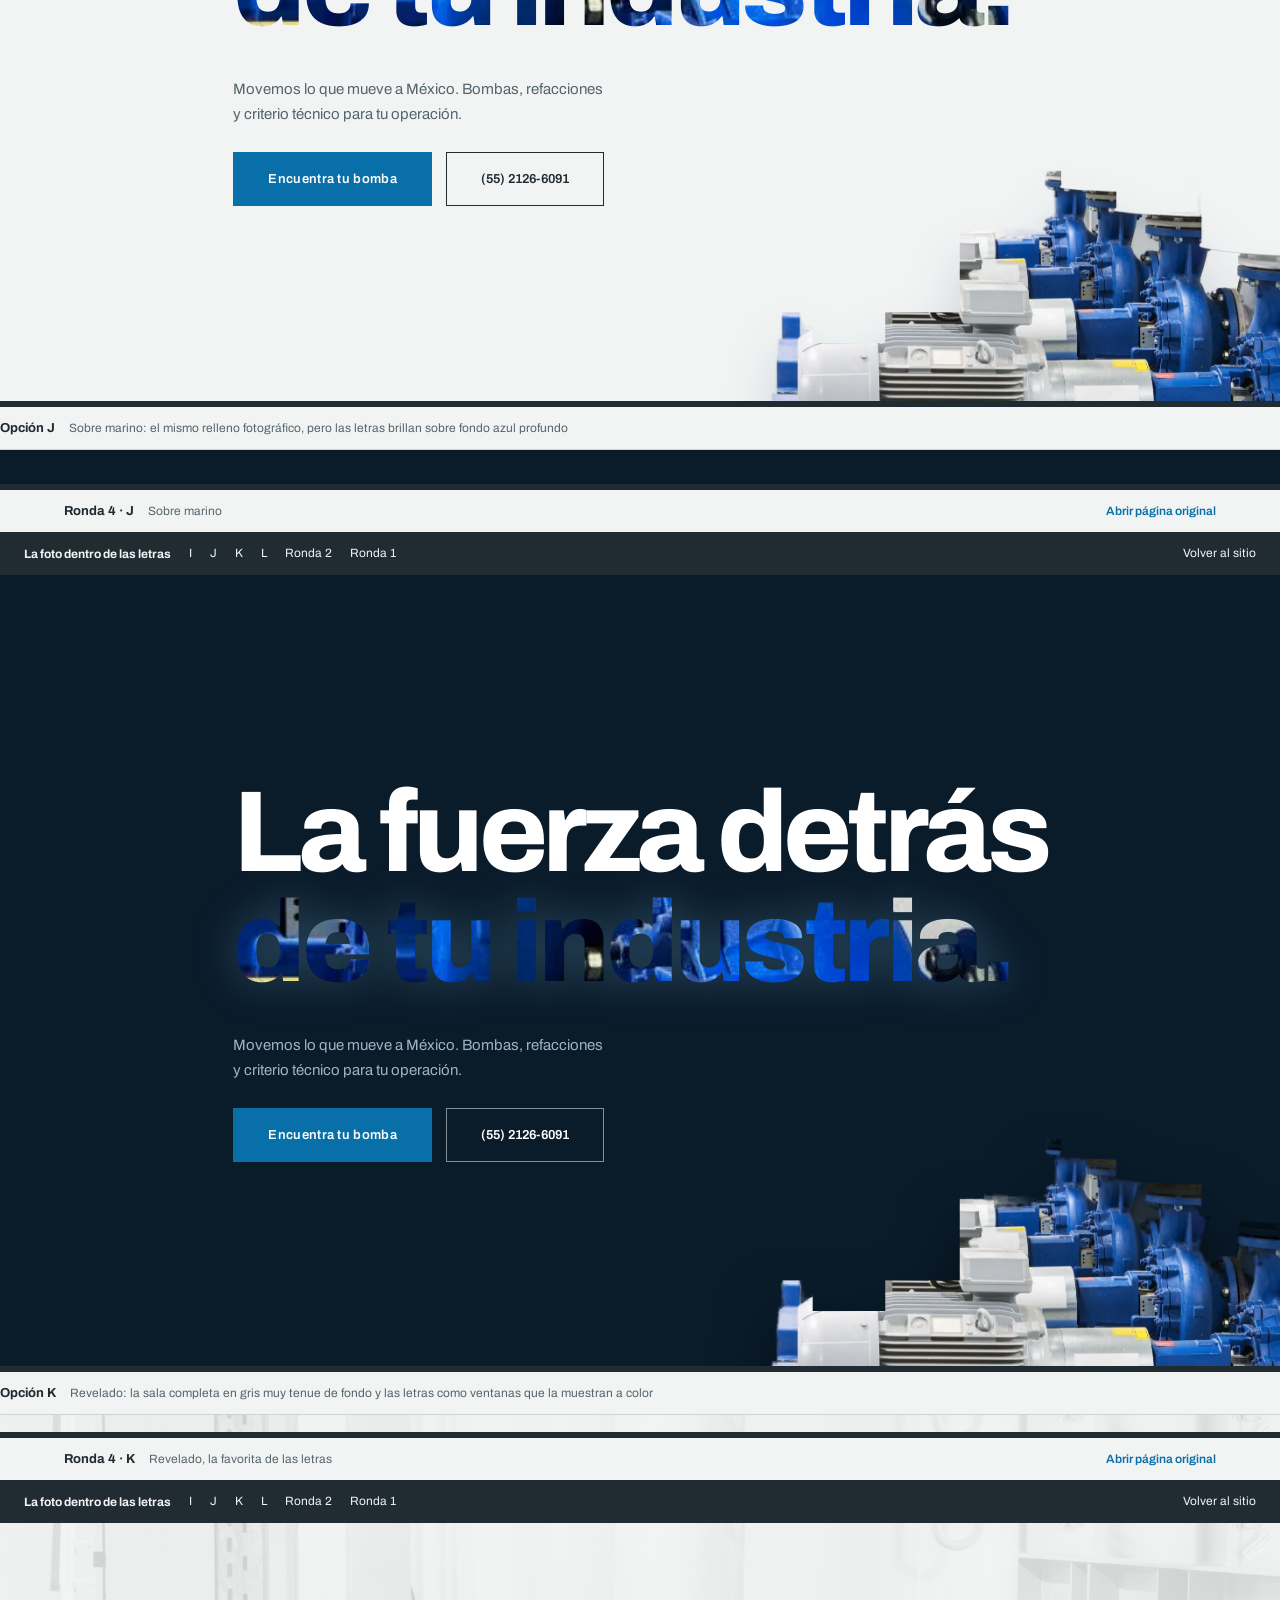
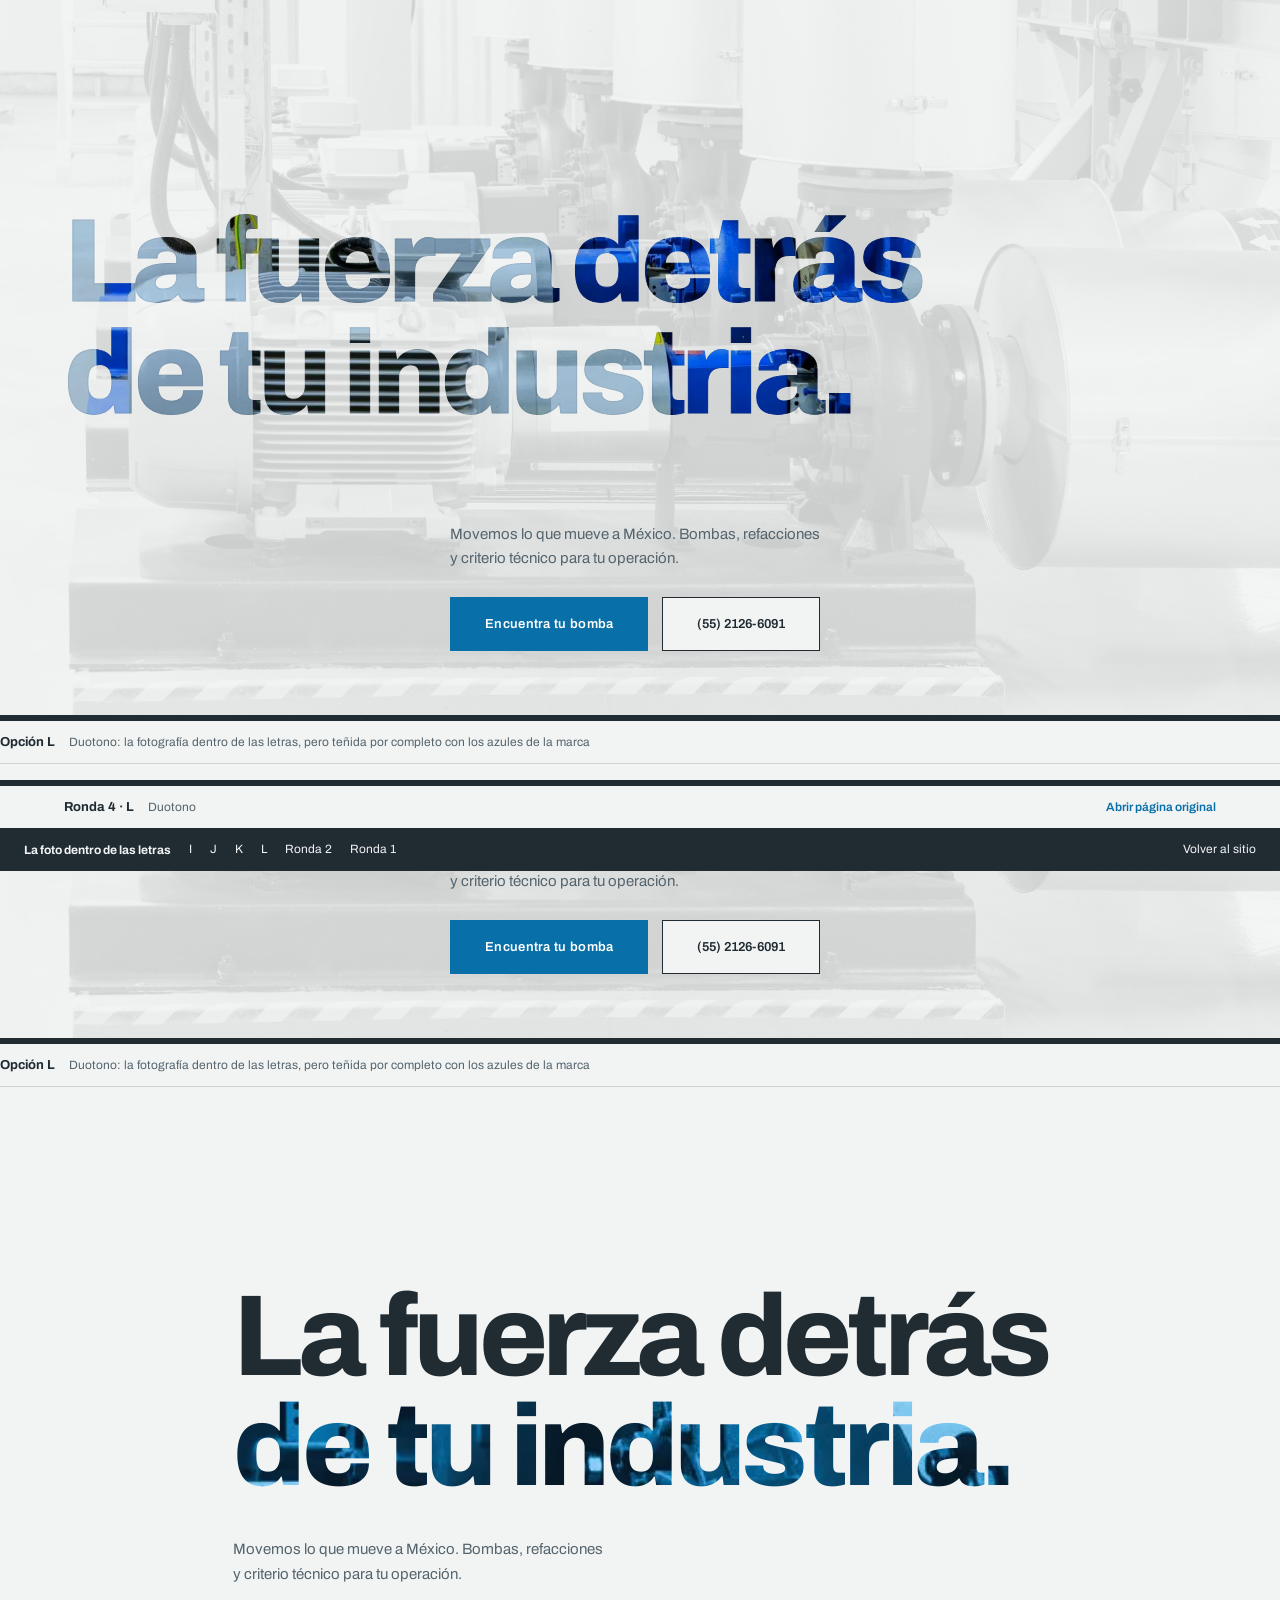
<file: todos.html>
<!doctype html>
<html lang="es">
<head>
  <meta charset="UTF-8">
  <meta name="viewport" content="width=device-width, initial-scale=1">
  <title>ASIPS | Todos los heros</title>
  <link rel="icon" href="assets/logo.jpeg">
  <link rel="stylesheet" href="styles.css">
  <style>
    .top{position:sticky;top:0;z-index:9;display:flex;gap:18px;align-items:center;background:var(--ink);color:var(--bg);padding:10px 24px;font-size:12px}
    .top a{color:inherit;border-bottom:1px solid transparent;padding:4px 0}
    .top a:hover{border-color:currentColor;color:inherit}
    .intro{padding-block:40px 8px}
    .intro h1{font-size:clamp(34px,4vw,56px);letter-spacing:-.04em;font-weight:750}
    .intro p{margin-top:10px;font-size:14px;color:var(--muted);max-width:560px}
    .toc{display:grid;grid-template-columns:repeat(auto-fill,minmax(250px,1fr));gap:6px 28px;padding-block:22px 34px;border-bottom:1px solid var(--line)}
    .toc h2{grid-column:1/-1;font-size:13px;letter-spacing:.02em;color:var(--muted);font-weight:600;margin-top:14px}
    .toc a{font-size:14px;font-weight:600;padding:5px 0;border-bottom:1px solid transparent}
    .toc a:hover{border-color:currentColor}
    .toc a span{color:var(--muted);font-weight:400;font-size:12.5px}
    .item{border-bottom:6px solid var(--ink)}
    .item .bar{display:flex;align-items:baseline;justify-content:space-between;gap:14px;padding-block:14px}
    .item .bar div{display:flex;align-items:baseline;gap:14px}
    .item .bar strong{font-size:13px}
    .item .bar span{font-size:12px;color:var(--muted)}
    .item .bar a{font-size:12px;font-weight:600;color:var(--cta);white-space:nowrap}
    .item iframe{display:block;width:100%;height:100vh;border:0;background:#fff}
  </style>
</head>
<body>
  <div class="top"><strong>Catálogo de heros</strong><a href="#toc">Índice</a><a href="./" style="margin-left:auto">Volver al sitio</a></div>

  <div class="wrap intro">
    <h1>Todos los heros</h1>
    <p>Cada exploración en orden cronológico. Los demos son las páginas originales embebidas: dentro de cada recuadro funcionan el hover, las animaciones y el scroll propio.</p>
  </div>

  <nav class="wrap toc" id="toc" aria-label="Índice de heros">
    <h2>Ronda 1 · Estilos de hero</h2>
    <a href="#v-ha">A · Bloque de color</a>
    <a href="#v-hb">B · Cinematográfico <span>(elegido entonces)</span></a>
    <a href="#v-hc">C · Tipográfico con catálogo</a>
    <a href="#v-hd">D · Mosaico fotográfico</a>
    <h2>Ronda 2 · Tipografía sobre las bombas</h2>
    <a href="#v-la">A · Duotono de marca</a>
    <a href="#v-lb">B · Póster</a>
    <a href="#v-lc">C · Contorno</a>
    <a href="#v-ld">D · Blanco sobre máquina</a>
    <h2>Ronda 3 · Más letras</h2>
    <a href="#v-le">E · Foto dentro de las letras</a>
    <a href="#v-lf">F · Sándwich</a>
    <a href="#v-lg">G · Jerarquía invertida</a>
    <a href="#v-lh">H · Bloque a media pantalla</a>
    <h2>Ronda 4 · La foto dentro de las letras</h2>
    <a href="#v-li">I · Relleno denso</a>
    <a href="#v-lj">J · Sobre marino</a>
    <a href="#v-lk">K · Revelado <span>(favorita)</span></a>
    <a href="#v-ll">L · Duotono</a>
    <h2>Ronda 5 · Intensidades del revelado</h2>
    <a href="#v-lq">Q · Acero medio</a>
    <a href="#v-lr">R · Azul fuerte</a>
    <a href="#v-ls">S · Duotono profundo</a>
    <a href="#v-lt">T · Con atmósfera</a>
    <h2>Ronda 6 · Composiciones del revelado</h2>
    <a href="#v-lu">U · Colosal a la izquierda</a>
    <a href="#v-lv">V · Póster centrado</a>
    <a href="#v-lw">W · Palabra única</a>
    <a href="#v-lx">X · Diagonal</a>
    <h2>Ronda 7 · Colores y voces</h2>
    <a href="#v-ly">Y · Nocturno total</a>
    <a href="#v-lz">Z · Grafito y cobre</a>
    <a href="#v-laa">AA · Cian eléctrico</a>
    <a href="#v-lab">AB · Mayúsculas compactas</a>
    <a href="#v-lac">AC · Peso ligero</a>
    <a href="#v-lad">AD · Contorno y revelado</a>
    <a href="#v-lae">AE · Papel azulado</a>
    <a href="#v-laf">AF · Campo azul de marca</a>
    <h2>Ronda 8 · Heros integrados <span style="font-weight:400">(recorte de ChatGPT)</span></h2>
    <a href="#v-m1">1 · Muelle</a>
    <a href="#v-m2">2 · Sala real</a>
    <a href="#v-m3">3 · Plinto</a>
    <a href="#v-m4">4 · Esquina</a>
    <h2>Ronda 9 · Explosión</h2>
    <a href="#v-ex">5 · Despiece animado</a>
    <h2>En producción</h2>
    <a href="#v-idx">Hero definitivo: Explosión <span>(index.html)</span></a>
  </nav>

  <!-- Ronda 1 -->
  <div class="item" id="v-ha"><div class="wrap bar"><div><strong>Ronda 1 · A</strong><span>Bloque de color con recorte</span></div><a href="heros.html#opcion-a" target="_blank">Abrir página original</a></div><iframe loading="lazy" src="heros.html" data-hash="opcion-a" title="Hero A"></iframe></div>
  <div class="item" id="v-hb"><div class="wrap bar"><div><strong>Ronda 1 · B</strong><span>Cinematográfico, elegido en su momento</span></div><a href="heros.html#opcion-b" target="_blank">Abrir página original</a></div><iframe loading="lazy" src="heros.html" data-hash="opcion-b" title="Hero B"></iframe></div>
  <div class="item" id="v-hc"><div class="wrap bar"><div><strong>Ronda 1 · C</strong><span>Tipográfico con tira de catálogo</span></div><a href="heros.html#opcion-c" target="_blank">Abrir página original</a></div><iframe loading="lazy" src="heros.html" data-hash="opcion-c" title="Hero C"></iframe></div>
  <div class="item" id="v-hd"><div class="wrap bar"><div><strong>Ronda 1 · D</strong><span>Mosaico fotográfico</span></div><a href="heros.html#opcion-d" target="_blank">Abrir página original</a></div><iframe loading="lazy" src="heros.html" data-hash="opcion-d" title="Hero D"></iframe></div>

  <!-- Ronda 2 -->
  <div class="item" id="v-la"><div class="wrap bar"><div><strong>Ronda 2 · A</strong><span>Duotono de marca</span></div><a href="letras.html#opcion-a" target="_blank">Abrir página original</a></div><iframe loading="lazy" src="letras.html" data-hash="opcion-a" title="Letras A"></iframe></div>
  <div class="item" id="v-lb"><div class="wrap bar"><div><strong>Ronda 2 · B</strong><span>Póster: bombas delante de las letras</span></div><a href="letras.html#opcion-b" target="_blank">Abrir página original</a></div><iframe loading="lazy" src="letras.html" data-hash="opcion-b" title="Letras B"></iframe></div>
  <div class="item" id="v-lc"><div class="wrap bar"><div><strong>Ronda 2 · C</strong><span>Contorno</span></div><a href="letras.html#opcion-c" target="_blank">Abrir página original</a></div><iframe loading="lazy" src="letras.html" data-hash="opcion-c" title="Letras C"></iframe></div>
  <div class="item" id="v-ld"><div class="wrap bar"><div><strong>Ronda 2 · D</strong><span>Blanco sobre máquina</span></div><a href="letras.html#opcion-d" target="_blank">Abrir página original</a></div><iframe loading="lazy" src="letras.html" data-hash="opcion-d" title="Letras D"></iframe></div>

  <!-- Ronda 3 -->
  <div class="item" id="v-le"><div class="wrap bar"><div><strong>Ronda 3 · E</strong><span>La foto dentro de las letras, primera prueba</span></div><a href="letras2.html#opcion-e" target="_blank">Abrir página original</a></div><iframe loading="lazy" src="letras2.html" data-hash="opcion-e" title="Letras E"></iframe></div>
  <div class="item" id="v-lf"><div class="wrap bar"><div><strong>Ronda 3 · F</strong><span>Sándwich: el texto atraviesa la máquina</span></div><a href="letras2.html#opcion-f" target="_blank">Abrir página original</a></div><iframe loading="lazy" src="letras2.html" data-hash="opcion-f" title="Letras F"></iframe></div>
  <div class="item" id="v-lg"><div class="wrap bar"><div><strong>Ronda 3 · G</strong><span>Jerarquía invertida</span></div><a href="letras2.html#opcion-g" target="_blank">Abrir página original</a></div><iframe loading="lazy" src="letras2.html" data-hash="opcion-g" title="Letras G"></iframe></div>
  <div class="item" id="v-lh"><div class="wrap bar"><div><strong>Ronda 3 · H</strong><span>Bloque de color a media pantalla</span></div><a href="letras2.html#opcion-h" target="_blank">Abrir página original</a></div><iframe loading="lazy" src="letras2.html" data-hash="opcion-h" title="Letras H"></iframe></div>

  <!-- Ronda 4 -->
  <div class="item" id="v-li"><div class="wrap bar"><div><strong>Ronda 4 · I</strong><span>Relleno denso de volutas</span></div><a href="letras3.html#opcion-i" target="_blank">Abrir página original</a></div><iframe loading="lazy" src="letras3.html" data-hash="opcion-i" title="Letras I"></iframe></div>
  <div class="item" id="v-lj"><div class="wrap bar"><div><strong>Ronda 4 · J</strong><span>Sobre marino</span></div><a href="letras3.html#opcion-j" target="_blank">Abrir página original</a></div><iframe loading="lazy" src="letras3.html" data-hash="opcion-j" title="Letras J"></iframe></div>
  <div class="item" id="v-lk"><div class="wrap bar"><div><strong>Ronda 4 · K</strong><span>Revelado, la favorita de las letras</span></div><a href="letras3.html#opcion-k" target="_blank">Abrir página original</a></div><iframe loading="lazy" src="letras3.html" data-hash="opcion-k" title="Letras K"></iframe></div>
  <div class="item" id="v-ll"><div class="wrap bar"><div><strong>Ronda 4 · L</strong><span>Duotono</span></div><a href="letras3.html#opcion-l" target="_blank">Abrir página original</a></div><iframe loading="lazy" src="letras3.html" data-hash="opcion-l" title="Letras L"></iframe></div>

  <!-- Ronda 5 -->
  <div class="item" id="v-lq"><div class="wrap bar"><div><strong>Ronda 5 · Q</strong><span>Acero medio</span></div><a href="letras5.html#opcion-q" target="_blank">Abrir página original</a></div><iframe loading="lazy" src="letras5.html" data-hash="opcion-q" title="Letras Q"></iframe></div>
  <div class="item" id="v-lr"><div class="wrap bar"><div><strong>Ronda 5 · R</strong><span>Azul fuerte</span></div><a href="letras5.html#opcion-r" target="_blank">Abrir página original</a></div><iframe loading="lazy" src="letras5.html" data-hash="opcion-r" title="Letras R"></iframe></div>
  <div class="item" id="v-ls"><div class="wrap bar"><div><strong>Ronda 5 · S</strong><span>Duotono profundo</span></div><a href="letras5.html#opcion-s" target="_blank">Abrir página original</a></div><iframe loading="lazy" src="letras5.html" data-hash="opcion-s" title="Letras S"></iframe></div>
  <div class="item" id="v-lt"><div class="wrap bar"><div><strong>Ronda 5 · T</strong><span>Con atmósfera</span></div><a href="letras5.html#opcion-t" target="_blank">Abrir página original</a></div><iframe loading="lazy" src="letras5.html" data-hash="opcion-t" title="Letras T"></iframe></div>

  <!-- Ronda 6 -->
  <div class="item" id="v-lu"><div class="wrap bar"><div><strong>Ronda 6 · U</strong><span>Colosal a la izquierda</span></div><a href="letras6.html#opcion-u" target="_blank">Abrir página original</a></div><iframe loading="lazy" src="letras6.html" data-hash="opcion-u" title="Letras U"></iframe></div>
  <div class="item" id="v-lv"><div class="wrap bar"><div><strong>Ronda 6 · V</strong><span>Póster centrado</span></div><a href="letras6.html#opcion-v" target="_blank">Abrir página original</a></div><iframe loading="lazy" src="letras6.html" data-hash="opcion-v" title="Letras V"></iframe></div>
  <div class="item" id="v-lw"><div class="wrap bar"><div><strong>Ronda 6 · W</strong><span>Palabra única</span></div><a href="letras6.html#opcion-w" target="_blank">Abrir página original</a></div><iframe loading="lazy" src="letras6.html" data-hash="opcion-w" title="Letras W"></iframe></div>
  <div class="item" id="v-lx"><div class="wrap bar"><div><strong>Ronda 6 · X</strong><span>Diagonal</span></div><a href="letras6.html#opcion-x" target="_blank">Abrir página original</a></div><iframe loading="lazy" src="letras6.html" data-hash="opcion-x" title="Letras X"></iframe></div>

  <!-- Ronda 7 -->
  <div class="item" id="v-ly"><div class="wrap bar"><div><strong>Ronda 7 · Y</strong><span>Nocturno total</span></div><a href="letras7.html#op-y" target="_blank">Abrir página original</a></div><iframe loading="lazy" src="letras7.html" data-hash="op-y" title="Letras Y"></iframe></div>
  <div class="item" id="v-lz"><div class="wrap bar"><div><strong>Ronda 7 · Z</strong><span>Grafito y cobre</span></div><a href="letras7.html#op-z" target="_blank">Abrir página original</a></div><iframe loading="lazy" src="letras7.html" data-hash="op-z" title="Letras Z"></iframe></div>
  <div class="item" id="v-laa"><div class="wrap bar"><div><strong>Ronda 7 · AA</strong><span>Cian eléctrico</span></div><a href="letras7.html#op-aa" target="_blank">Abrir página original</a></div><iframe loading="lazy" src="letras7.html" data-hash="op-aa" title="Letras AA"></iframe></div>
  <div class="item" id="v-lab"><div class="wrap bar"><div><strong>Ronda 7 · AB</strong><span>Mayúsculas compactas</span></div><a href="letras7.html#op-ab" target="_blank">Abrir página original</a></div><iframe loading="lazy" src="letras7.html" data-hash="op-ab" title="Letras AB"></iframe></div>
  <div class="item" id="v-lac"><div class="wrap bar"><div><strong>Ronda 7 · AC</strong><span>Peso ligero</span></div><a href="letras7.html#op-ac" target="_blank">Abrir página original</a></div><iframe loading="lazy" src="letras7.html" data-hash="op-ac" title="Letras AC"></iframe></div>
  <div class="item" id="v-lad"><div class="wrap bar"><div><strong>Ronda 7 · AD</strong><span>Contorno y revelado</span></div><a href="letras7.html#op-ad" target="_blank">Abrir página original</a></div><iframe loading="lazy" src="letras7.html" data-hash="op-ad" title="Letras AD"></iframe></div>
  <div class="item" id="v-lae"><div class="wrap bar"><div><strong>Ronda 7 · AE</strong><span>Papel azulado</span></div><a href="letras7.html#op-ae" target="_blank">Abrir página original</a></div><iframe loading="lazy" src="letras7.html" data-hash="op-ae" title="Letras AE"></iframe></div>
  <div class="item" id="v-laf"><div class="wrap bar"><div><strong>Ronda 7 · AF</strong><span>Campo azul de marca</span></div><a href="letras7.html#op-af" target="_blank">Abrir página original</a></div><iframe loading="lazy" src="letras7.html" data-hash="op-af" title="Letras AF"></iframe></div>

  <!-- Ronda 8 -->
  <div class="item" id="v-m1"><div class="wrap bar"><div><strong>Ronda 8 · 1</strong><span>Muelle: suelo, sombra y marca pintada</span></div><a href="heros2.html#muelle" target="_blank">Abrir página original</a></div><iframe loading="lazy" src="heros2.html" data-hash="muelle" title="Hero Muelle"></iframe></div>
  <div class="item" id="v-m2"><div class="wrap bar"><div><strong>Ronda 8 · 2</strong><span>Sala real con tarjetas</span></div><a href="heros2.html#sala" target="_blank">Abrir página original</a></div><iframe loading="lazy" src="heros2.html" data-hash="sala" title="Hero Sala"></iframe></div>
  <div class="item" id="v-m3"><div class="wrap bar"><div><strong>Ronda 8 · 3</strong><span>Plinto: la banda oculta las patas</span></div><a href="heros2.html#plinto" target="_blank">Abrir página original</a></div><iframe loading="lazy" src="heros2.html" data-hash="plinto" title="Hero Plinto"></iframe></div>
  <div class="item" id="v-m4"><div class="wrap bar"><div><strong>Ronda 8 · 4</strong><span>Esquina: cortado por dos bordes</span></div><a href="heros2.html#esquina" target="_blank">Abrir página original</a></div><iframe loading="lazy" src="heros2.html" data-hash="esquina" title="Hero Esquina"></iframe></div>

  <!-- Ronda 9 -->
  <div class="item" id="v-ex"><div class="wrap bar"><div><strong>Ronda 9 · 5</strong><span>Explosión: despiece real animado, pasa el cursor sobre la bomba</span></div><a href="heros3.html" target="_blank">Abrir página original</a></div><iframe loading="lazy" src="heros3.html" title="Hero Explosión"></iframe></div>

  <!-- Producción -->
  <div class="item" id="v-idx"><div class="wrap bar"><div><strong>En producción</strong><span>Hero definitivo de index.html: la Explosión, despiece real animado</span></div><a href="./" target="_blank">Abrir página original</a></div><iframe loading="lazy" src="" title="Hero actual"></iframe></div>

  <script>
  for (const f of document.querySelectorAll('iframe[data-hash]')) {
    f.addEventListener('load', () => {
      try {
        const el = f.contentDocument.getElementById(f.dataset.hash);
        if (el) f.contentWindow.scrollTo(0, el.getBoundingClientRect().top + f.contentWindow.scrollY);
      } catch (e) {}
    });
  }
  </script>
</body>
</html>
</file>
<file: styles.css>
@font-face{font-family:Archivo;src:url('assets/fonts/archivo-latin.woff2') format('woff2');font-weight:100 900;font-display:swap}
:root{--bg:#f2f4f4;--surface:#e8edef;--ink:#202b32;--muted:#55646c;--blue:#087ebc;--cta:#086fa8;--line:#cbd3d7;--paper:#fff;--ring:#c3d5de;color-scheme:light;font-family:Archivo,Arial,sans-serif;font-synthesis:none}
:root[data-theme=dark]{--bg:#121b21;--surface:#1b2931;--ink:#edf3f5;--muted:#a7b8c1;--blue:#55b6e7;--cta:#086fa8;--line:#364954;--ring:#294653;color-scheme:dark}
*{box-sizing:border-box}html{scroll-behavior:smooth;scroll-padding-top:90px}body{margin:0;background:var(--bg);color:var(--ink)}button,input,select,textarea{font:inherit}button,a,input,select,textarea{-webkit-tap-highlight-color:transparent}a{color:inherit;text-decoration:none}button{cursor:pointer}button,a{touch-action:manipulation}button{color:inherit}img{max-width:100%;display:block}p,h1,h2,h3,figure{margin:0}p{line-height:1.65}a:focus-visible,button:focus-visible,input:focus-visible,select:focus-visible,textarea:focus-visible,[tabindex]:focus-visible{outline:3px solid var(--blue);outline-offset:5px}::selection{background:var(--blue);color:#fff}.wrap{max-width:1512px;margin-inline:auto;padding-inline:64px}.skip{position:fixed;top:-80px;left:20px;background:var(--ink);color:var(--bg);padding:16px;z-index:4}.skip:focus{top:12px}.header{height:94px;display:flex;align-items:center;justify-content:space-between;gap:30px;border-bottom:1px solid var(--line)}.brand{width:144px;flex-shrink:0}.brand img{width:144px;height:auto;mix-blend-mode:multiply}.header nav{display:flex;gap:29px;font-size:13px;font-weight:550}.header nav a{padding-block:14px}.header nav a:hover{color:var(--blue)}.header-actions{display:flex;align-items:center;gap:20px}.header-cta{font-size:13px;font-weight:650;display:flex;gap:24px;align-items:center;border-bottom:1px solid var(--ink);padding-block:12px}.header-cta span{font-size:23px}.theme{border:0;background:none;font-size:24px;width:40px;height:44px}.menu{display:none}.eyebrow{font-size:10px;letter-spacing:1.8px;font-weight:650}.ghost{display:inline-flex;align-items:center;justify-content:center;min-height:54px;padding:16px 34px;border:1px solid var(--ink);color:var(--ink);background:var(--bg);font-size:13px;font-weight:600;transition:border-color .2s,color .2s}.ghost:hover{border-color:var(--blue);color:var(--blue)}.button{display:inline-flex;align-items:center;justify-content:center;background:var(--cta);color:#fff;min-height:54px;padding:16px 34px;border:1px solid var(--cta);font-size:13px;font-weight:600;letter-spacing:.3px;border-radius:0;transition:background .2s,transform .2s}.button:hover{background:#055985;transform:translateY(-2px)}.service-strip{display:grid;grid-template-columns:1fr 1fr 1fr 1.15fr;padding-block:27px;border-top:1px solid var(--line);border-bottom:1px solid var(--line);gap:28px}.service-strip p{font-size:12px;color:var(--muted)}.service-strip strong{font-weight:550;color:var(--ink)}.service-strip a{border-left:1px solid var(--line);padding-left:35px;font-size:11px;color:var(--muted)}.service-strip a span{display:block;font-size:19px;color:var(--blue);margin-top:5px;font-weight:600}.section{padding-top:112px;padding-bottom:100px}.section-heading{margin-bottom:48px}.section-heading .eyebrow{margin-bottom:24px}h2{font-size:clamp(42px,4.7vw,70px);font-weight:650;letter-spacing:-3.5px;line-height:1.05}h2 span{color:var(--blue)}.section-heading>p:last-child{margin-top:23px;max-width:440px;font-size:14px;color:var(--muted)}.scrolly{position:relative}.scrolly-stage{position:sticky;top:0;height:100vh;height:100svh;display:flex;flex-direction:column;justify-content:center;overflow:hidden;background:var(--bg)}.scrolly-steps{margin-top:-100vh;margin-top:-100svh;pointer-events:none}.scrolly-steps .step{height:70vh}.stage-word{position:absolute;left:0;right:0;top:44%;transform:translateY(-50%);font-size:min(11vw,158px);font-weight:800;letter-spacing:-.05em;line-height:.95;color:var(--ring);white-space:nowrap;text-align:center;pointer-events:none;user-select:none}.stage-inner{position:relative;width:100%;display:flex;flex-direction:column;justify-content:flex-end;gap:0}.stage-media{position:relative;height:min(50vh,460px);display:grid;place-items:center}.stage-media img{width:min(600px,72%);height:100%;object-fit:contain;mix-blend-mode:multiply}.product-list{position:absolute;right:64px;top:50%;transform:translateY(-50%);display:flex;flex-direction:column;z-index:1}.product-tab{border:0;background:none;text-align:right;padding:7px 0;font-size:12px;color:var(--muted);transition:color .2s}.product-tab[aria-selected=true]{color:var(--blue);font-weight:650}.product-tab:hover{color:var(--blue)}.product-info{display:flex;gap:25px;align-items:flex-end;padding-top:26px;padding-bottom:40px;justify-content:space-between}.product-info>div{max-width:420px}.product-info h3{font-size:26px;letter-spacing:-1px;margin-block:0 10px}.product-info p:last-child{font-size:13px;color:var(--muted)}.text-link{font-size:12px;font-weight:650;white-space:nowrap;border:0;border-bottom:1px solid var(--ink);padding:9px 0;background:none}.text-link:hover{color:var(--blue);border-color:var(--blue)}.brands{border-block:1px solid var(--line);padding-block:38px;display:grid;grid-template-columns:255px 1fr;gap:25px;align-items:center}.brands p{font-size:12px;color:var(--muted)}.brands strong{font-weight:550;color:var(--ink)}.brand-logos{display:flex;justify-content:space-between;gap:27px;align-items:center;flex-wrap:wrap;row-gap:18px}.brand-logos img{width:110px;height:45px;object-fit:contain;mix-blend-mode:multiply;filter:grayscale(1);opacity:.7}.industry-layout{display:grid;grid-template-columns:.9fr 1fr;gap:72px}.industry-photo{position:relative;min-height:500px}.industry-photo img{width:100%;height:100%;position:absolute;object-fit:cover;filter:saturate(.55)}.industry-photo figcaption{position:absolute;bottom:0;left:0;right:0;background:linear-gradient(transparent,rgba(15,31,42,.8));padding:55px 28px 26px;color:#fff;font-size:15px}.industry-options{display:flex;flex-wrap:wrap;gap:8px}.industry-options button{border:1px solid var(--line);padding:12px 16px;background:none;font-size:12px;transition:background .2s,color .2s}.industry-options button[aria-pressed=true]{background:var(--ink);color:var(--bg);border-color:var(--ink)}.industry-options button:hover{border-color:var(--blue)}.industry-detail{margin-top:58px}.industry-detail h3{font-size:38px;font-weight:550;letter-spacing:-1.5px;margin-block:0 16px}.industry-detail p{color:var(--muted);font-size:15px;max-width:420px}.industry-detail a{display:inline-block;margin-top:27px}.about{border-block:1px solid var(--line)}.about>.eyebrow{margin-bottom:30px}.about h2{font-size:clamp(40px,5.5vw,82px)}.about-bottom{display:grid;grid-template-columns:1.1fr 1fr .75fr;gap:70px;margin-top:60px;align-items:end}.about-bottom>p{font-size:14px;color:var(--muted);max-width:365px}.big-number{font-size:105px;letter-spacing:-8px;line-height:1;color:var(--blue);font-weight:550}.about-bottom>div>p{font-size:12px;color:var(--muted);margin-top:15px}.about-services{padding-bottom:6px}.about-services p{padding-block:7px;border-bottom:1px solid var(--line)}.contact{display:grid;grid-template-columns:1fr 1fr;gap:100px}.contact h2{margin-top:27px;font-size:clamp(48px,5.4vw,80px)}.contact-intro>p:not(.eyebrow){font-size:14px;color:var(--muted);max-width:330px;margin-top:26px}.phone{display:block;font-size:30px;letter-spacing:-1px;font-weight:550;margin-top:45px}.phone:hover{color:var(--blue)}.secondary-phone{font-size:12px;color:var(--muted);display:inline-block;margin-top:15px}form{padding-top:4px}form label{font-size:11px;font-weight:600;display:block;margin-bottom:25px}form label>span{font-weight:400;color:var(--muted)}input,select,textarea{display:block;width:100%;background:transparent;border:0;border-bottom:1px solid var(--muted);border-radius:0;color:var(--ink);padding:14px 0;font-size:13px;margin-top:5px}select option{background:var(--bg);color:var(--ink)}input::placeholder,textarea::placeholder{color:var(--muted);opacity:1}textarea{resize:vertical;min-height:90px}.form-grid{display:grid;grid-template-columns:1fr 1fr;gap:0 25px}form>.button{width:100%}.form-note{font-size:10px;color:var(--muted);margin-top:13px;max-width:400px}#form-result{background:var(--surface);padding:24px;margin-top:24px}#form-result h3{font-size:21px}#form-result p{font-size:12px;margin-top:12px}#form-result>div{display:flex;gap:20px;flex-wrap:wrap}#quote-summary{min-height:150px;font-size:12px}footer{border-top:1px solid var(--line);padding-block:32px}.footer-top{display:flex;align-items:center;gap:38px}.footer-top p{font-size:13px;color:var(--muted)}.footer-top>a:last-child{margin-left:auto;font-size:12px}.footer-bottom{border-top:1px solid var(--line);margin-top:28px;padding-top:22px;display:flex;justify-content:space-between;gap:20px;font-size:10px;color:var(--muted)}

/* Layers: content 0, foreground typography 1, mobile navigation 3, skip link 4. */
[data-theme=dark] .brand img,[data-theme=dark] .brand-logos img{mix-blend-mode:normal;background:#fff;padding:5px}[data-theme=dark] .stage-media img{mix-blend-mode:normal;background:#dce4e8;padding:22px;box-sizing:border-box}
@media(prefers-reduced-motion:no-preference){.stage-media.changing img{animation:enter .4s both}.stage-word.changing{animation:enter .4s both}.reveal{opacity:0;transform:translateY(22px);transition:opacity .7s,transform .7s}.reveal.visible{opacity:1;transform:none}@keyframes enter{from{opacity:0;transform:translateY(20px)}to{opacity:1;transform:translateY(0)}}}
@media(max-width:1100px){.wrap{padding-inline:36px}.header{gap:20px}.header nav{gap:18px}.header-actions{gap:8px}.product-list{right:36px}.brands{grid-template-columns:200px 1fr}.brand-logos{gap:16px}.brand-logos img{width:80px}.industry-layout{gap:40px}.contact{gap:55px}.about-bottom{gap:35px}.service-strip{gap:15px}.service-strip a{padding-left:20px}.service-strip a span{font-size:17px}}
@media(max-width:767px){.wrap{padding-inline:22px}.header{height:76px;position:relative}.brand,.brand img{width:116px}.header nav{display:none;position:absolute;top:75px;left:0;right:0;background:var(--bg);padding:24px;z-index:3;border-bottom:1px solid var(--line);box-shadow:0 16px 22px #142c3c15}.header nav.open{display:flex;flex-direction:column;gap:0}.header nav a{font-size:18px;padding:15px}.header-cta{display:none}.menu{display:flex;gap:15px;align-items:center;border:0;background:none;font-size:12px;height:44px;padding:8px}.menu span{font-size:25px}.theme{font-size:22px}.eyebrow{font-size:8px;letter-spacing:1.3px}.service-strip{grid-template-columns:1fr 1fr;gap:22px;padding-block:25px}.service-strip p{font-size:11px}.service-strip a{padding-left:0;border-left:0;font-size:10px}.service-strip a span{font-size:16px}.section{padding-top:70px;padding-bottom:65px}h2{font-size:43px;letter-spacing:-2px}.section-heading{margin-bottom:30px}.section-heading .eyebrow{margin-bottom:20px}.section-heading>p:last-child{font-size:13px;margin-top:19px}.scrolly-steps .step{height:62vh}.stage-word{top:38%;font-size:15.5vw;white-space:normal;padding-inline:10px}.product-list{position:absolute;right:auto;top:16px;left:22px;width:calc(100% - 44px);transform:none;flex-direction:row;overflow-x:auto;gap:16px;padding-bottom:6px;scrollbar-width:none}.product-list::-webkit-scrollbar{display:none}.product-tab{font-size:11px;padding:8px 0;white-space:nowrap;text-align:left;flex-shrink:0;min-height:44px}.stage-media{height:min(44vh,380px)}.stage-media img{width:88%}.product-info{display:block;padding-top:16px;padding-bottom:30px}.product-info .text-link{display:inline-block;margin-top:12px}.product-info h3{font-size:24px}.brands{grid-template-columns:1fr;padding-block:28px;gap:22px}.brand-logos{flex-wrap:wrap;justify-content:flex-start;gap:22px}.brand-logos img{width:82px;height:35px}.industry-layout{grid-template-columns:1fr;gap:28px}.industry-photo{min-height:300px}.industry-photo figcaption{font-size:13px;padding:40px 20px 22px}.industry-options{gap:7px}.industry-options button{font-size:11px;padding:12px}.industry-detail{margin-top:33px}.industry-detail h3{font-size:32px}.industry-detail p{font-size:13px}.about h2{font-size:39px}.about-bottom{grid-template-columns:1fr 1fr;gap:30px;margin-top:30px}.about-bottom>p{grid-column:1/-1;font-size:13px}.big-number{font-size:88px}.about-bottom>div>p{font-size:10px}.contact{grid-template-columns:1fr;gap:42px}.contact h2{font-size:62px}.phone{font-size:28px;margin-top:25px}.form-grid{gap:0 18px}.footer-top{flex-wrap:wrap;gap:20px}.footer-top p{font-size:11px}.footer-top>a:last-child{margin-left:0}.footer-bottom{font-size:9px;flex-wrap:wrap;gap:10px}html{scroll-padding-top:24px}}
[data-theme=dark] .brand img{content:url('assets/logo-dark.png');background:none;padding:0}[data-theme=dark] .brand-logos img{background:none;mix-blend-mode:screen;filter:grayscale(1) invert(1);padding:0}
@media(prefers-reduced-motion:reduce){html{scroll-behavior:auto}*,*:before,*:after{animation:none!important;transition:none!important}.reveal{opacity:1;transform:none}}
.hero{position:relative;min-height:calc(100svh - 94px);display:flex;flex-direction:column;justify-content:space-between;gap:28px;padding-block:48px 56px;overflow:clip;border-bottom:1px solid var(--line)}.hero h1{font-size:clamp(44px,5.4vw,86px);letter-spacing:-.045em;line-height:1;font-weight:750}.hero h1 em{color:var(--blue);font-style:normal}.hero-art{position:relative;width:min(96%,1520px);margin-inline:auto;aspect-ratio:2172/724;container-type:inline-size}.hero-part{position:absolute;left:var(--x);top:var(--y);width:var(--w)}.hero-part img{width:100%;height:auto;filter:drop-shadow(0 22px 18px rgba(15,31,42,.16));transition:transform .6s cubic-bezier(.2,.7,.2,1)}.p-motor{--x:0.368%;--y:8.149%;--w:34.024%;--fx:-6cqw;--fy:-4cqw;--fr:-6deg;--d:.05s;--hx:2.6cqw}.p-acople{--x:34.208%;--y:35.083%;--w:12.155%;--fx:-3cqw;--fy:4.667cqw;--fr:4deg;--d:.15s;--hx:1.8cqw}.p-soporte{--x:46.179%;--y:29.282%;--w:15.378%;--fx:-2cqw;--fy:-5.333cqw;--fr:-5deg;--d:.25s;--hx:1.1cqw}.p-sello{--x:61.372%;--y:32.182%;--w:5.341%;--fx:0cqw;--fy:6cqw;--fr:6deg;--d:.35s;--hx:.7cqw}.p-empaque{--x:66.529%;--y:42.956%;--w:2.302%;--fx:0cqw;--fy:-7.333cqw;--fr:-8deg;--d:.43s;--hx:.45cqw}.p-impulsor{--x:68.646%;--y:34.116%;--w:7.459%;--fx:2cqw;--fy:5.333cqw;--fr:9deg;--d:.5s;--hx:.25cqw}.p-voluta{--x:75.967%;--y:3.867%;--w:17.772%;--fx:5cqw;--fy:-3.333cqw;--fr:5deg;--d:.6s;--hx:-1.6cqw}.p-brida{--x:93.554%;--y:43.094%;--w:4.328%;--fx:7cqw;--fy:4cqw;--fr:-7deg;--d:.7s;--hx:-3.6cqw}.p-tornillos{--x:93.416%;--y:34.807%;--w:5.985%;--fx:9cqw;--fy:-4.667cqw;--fr:10deg;--d:.78s;--hx:-5.2cqw}.hero-calls{position:relative;width:min(96%,1520px);margin:14px auto 0;height:52px}.hero-call{position:absolute;top:0;transform:translateX(-50%);display:flex;flex-direction:column;align-items:center;gap:8px;font-size:12.5px;font-weight:600;white-space:nowrap}.hero-call:before{content:"";width:1px;height:20px;background:var(--muted)}.c-motor{left:18%;--cd:1.5s}.c-sello{left:63.8%;--cd:1.65s}.c-impulsor{left:72.2%;--cd:1.8s}.c-voluta{left:84.1%;--cd:1.95s}.hero-foot{width:100%;display:flex;justify-content:space-between;align-items:flex-end;gap:32px}.hero-lead{font-size:15px;max-width:400px;color:var(--muted)}.hero-actions{display:flex;gap:14px;margin-top:24px;flex-wrap:wrap}.hero-more{font-size:15px;font-weight:650;padding-block:12px}.hero-more:hover{color:var(--blue)}@media(hover:hover){.hero-art:hover .hero-part img{transform:translateX(var(--hx))}}@media(prefers-reduced-motion:no-preference){.hero-part{animation:fly 1.05s cubic-bezier(.2,.75,.25,1) var(--d) both}.hero-call{animation:call-in .5s ease var(--cd) both}@keyframes fly{from{transform:translate(var(--fx),var(--fy)) rotate(var(--fr));opacity:0}30%{opacity:1}to{transform:none;opacity:1}}@keyframes call-in{from{opacity:0}}}[data-theme=dark] .hero-part img{filter:drop-shadow(0 22px 22px rgba(0,0,0,.5))}@media(max-width:767px){.hero{min-height:auto;padding-block:28px 34px;gap:22px}.hero h1{font-size:9.6vw}.hero-call{font-size:11px}.c-sello,.c-impulsor{display:none}.hero-foot{flex-direction:column;align-items:flex-start;gap:18px}.hero-more{font-size:14px}}
</file>
